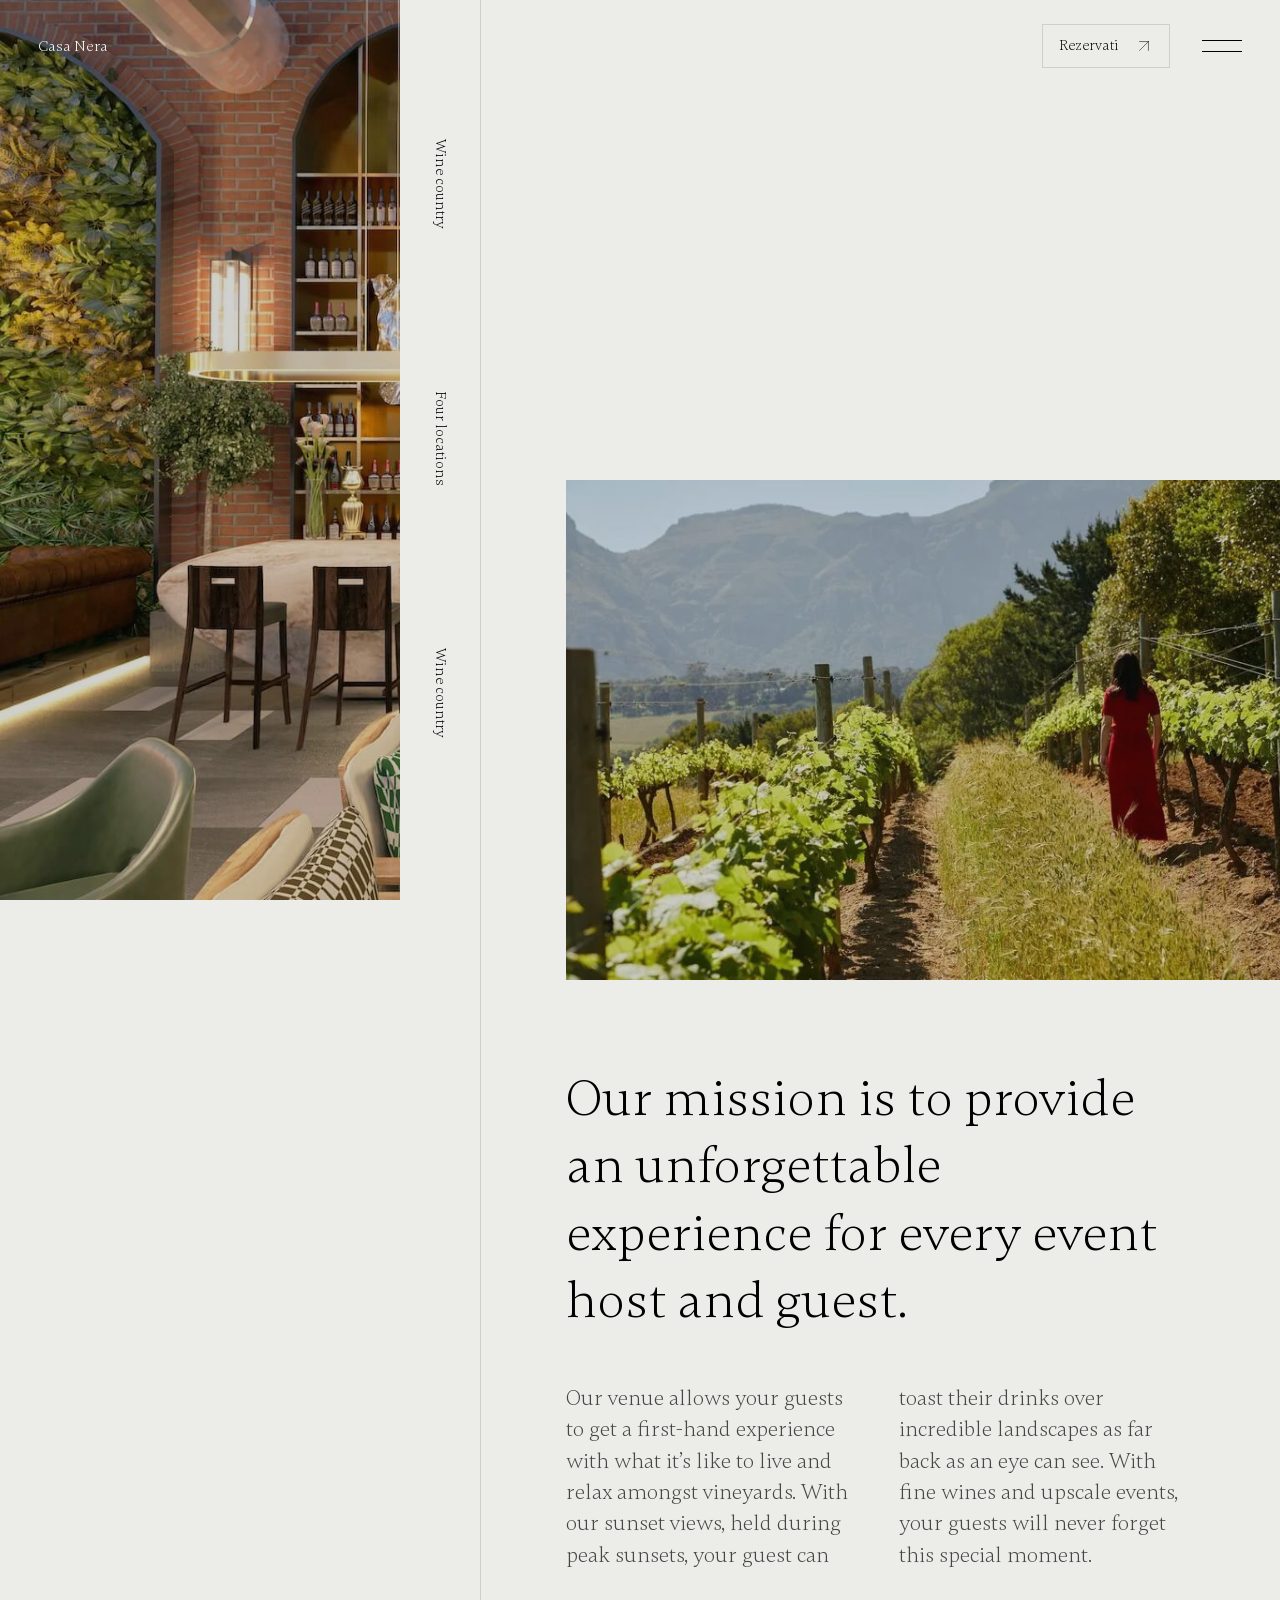
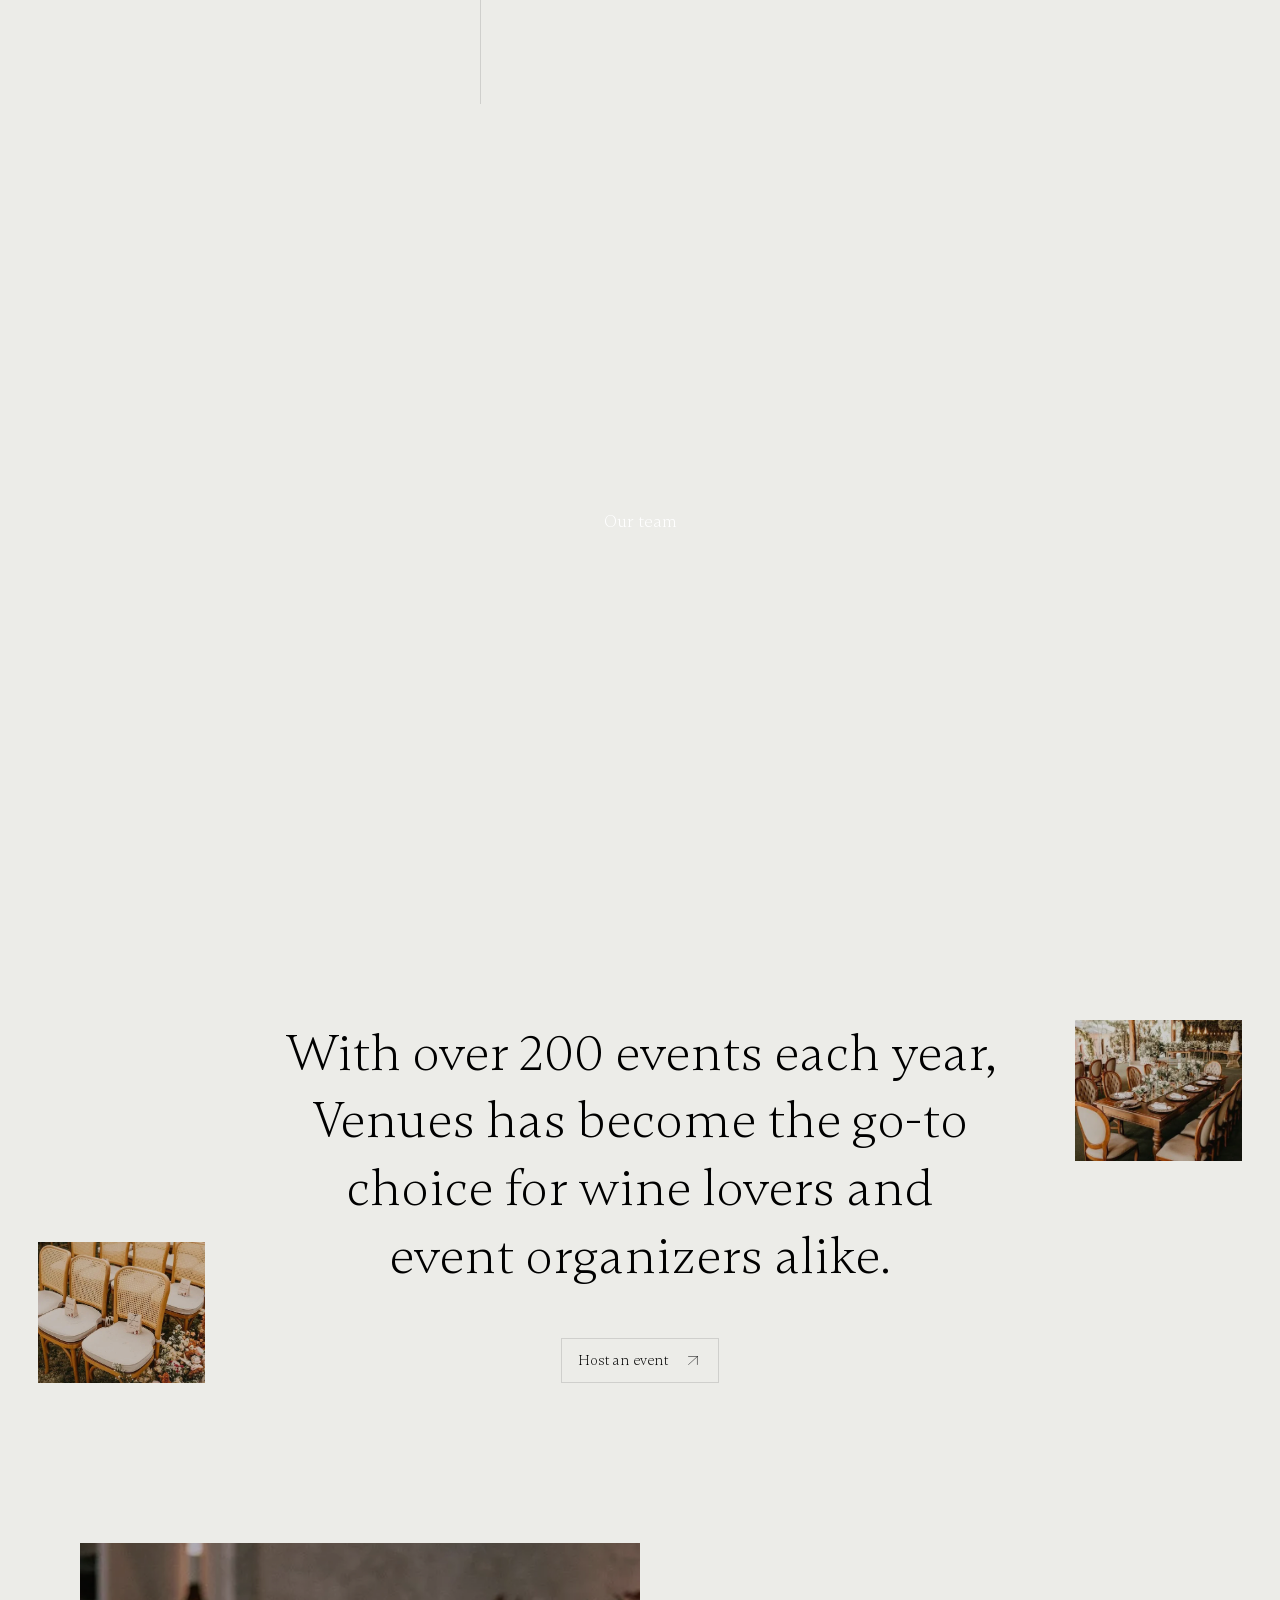
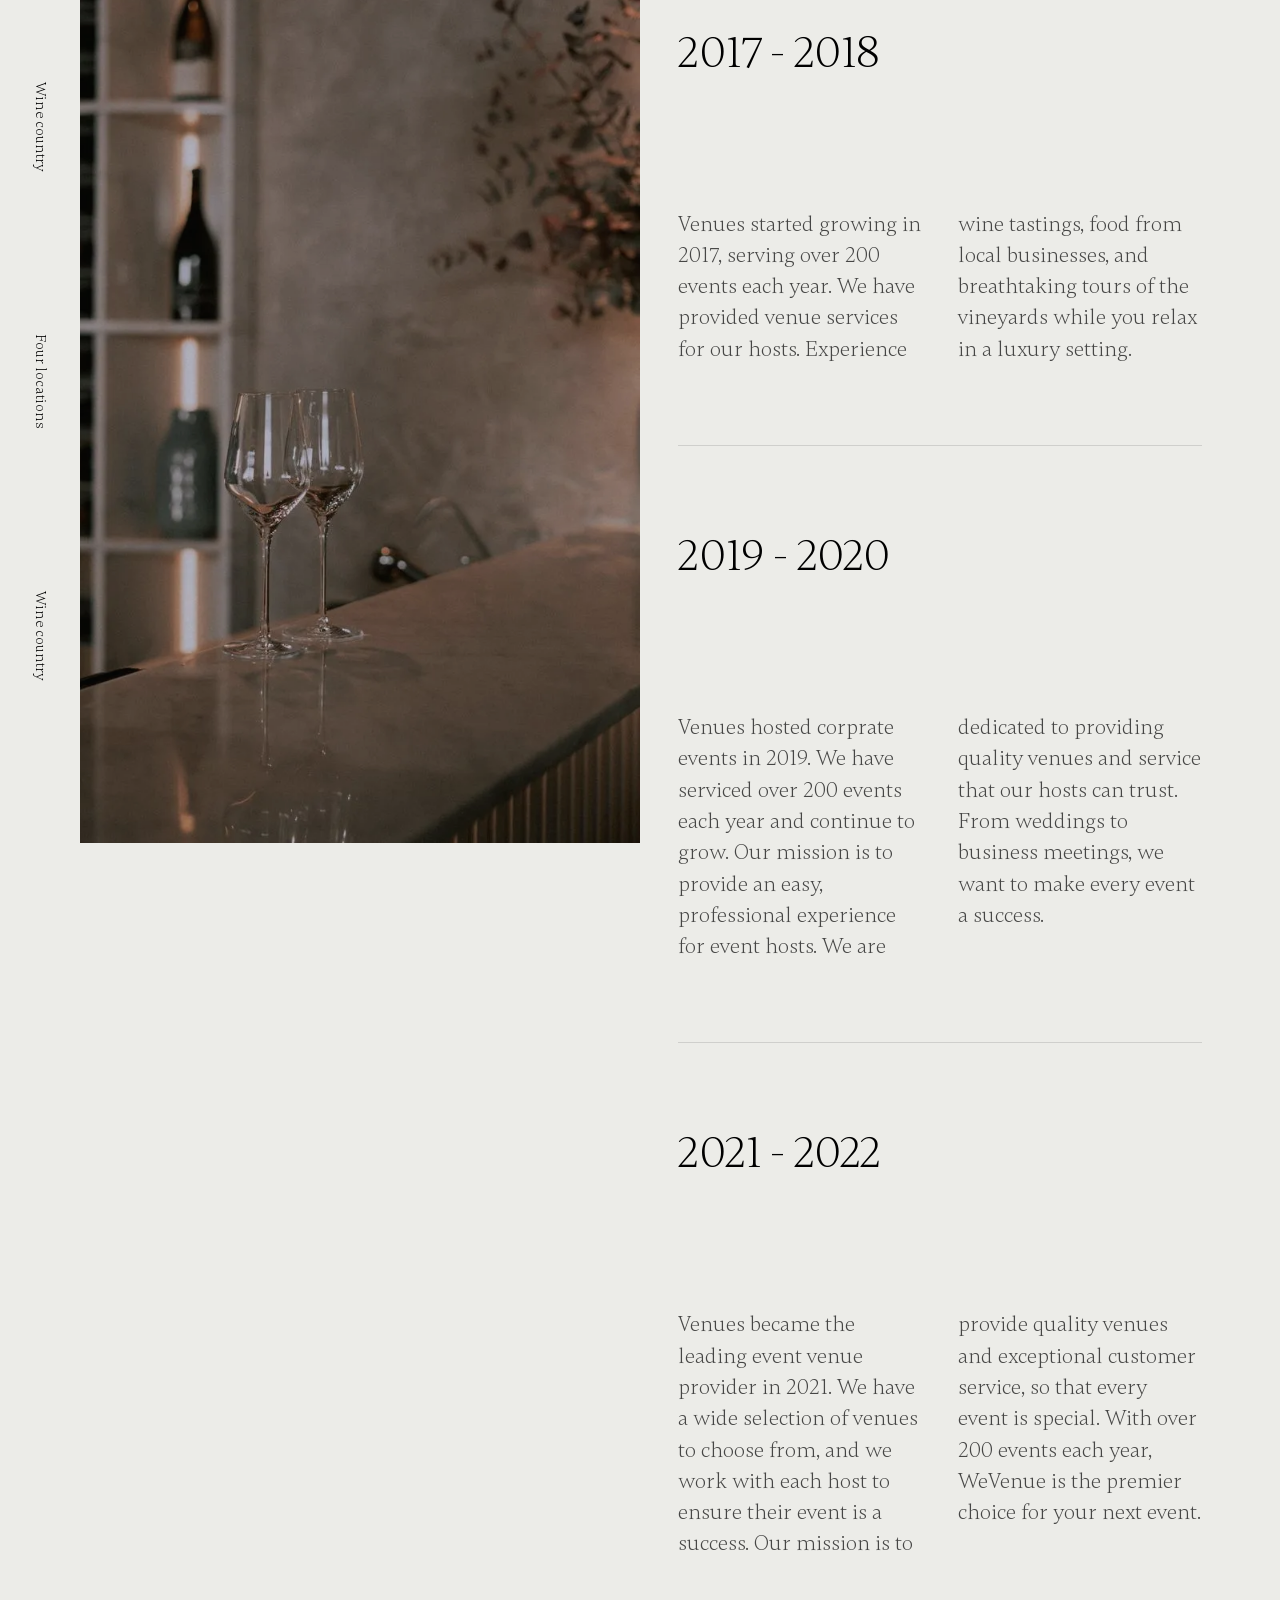
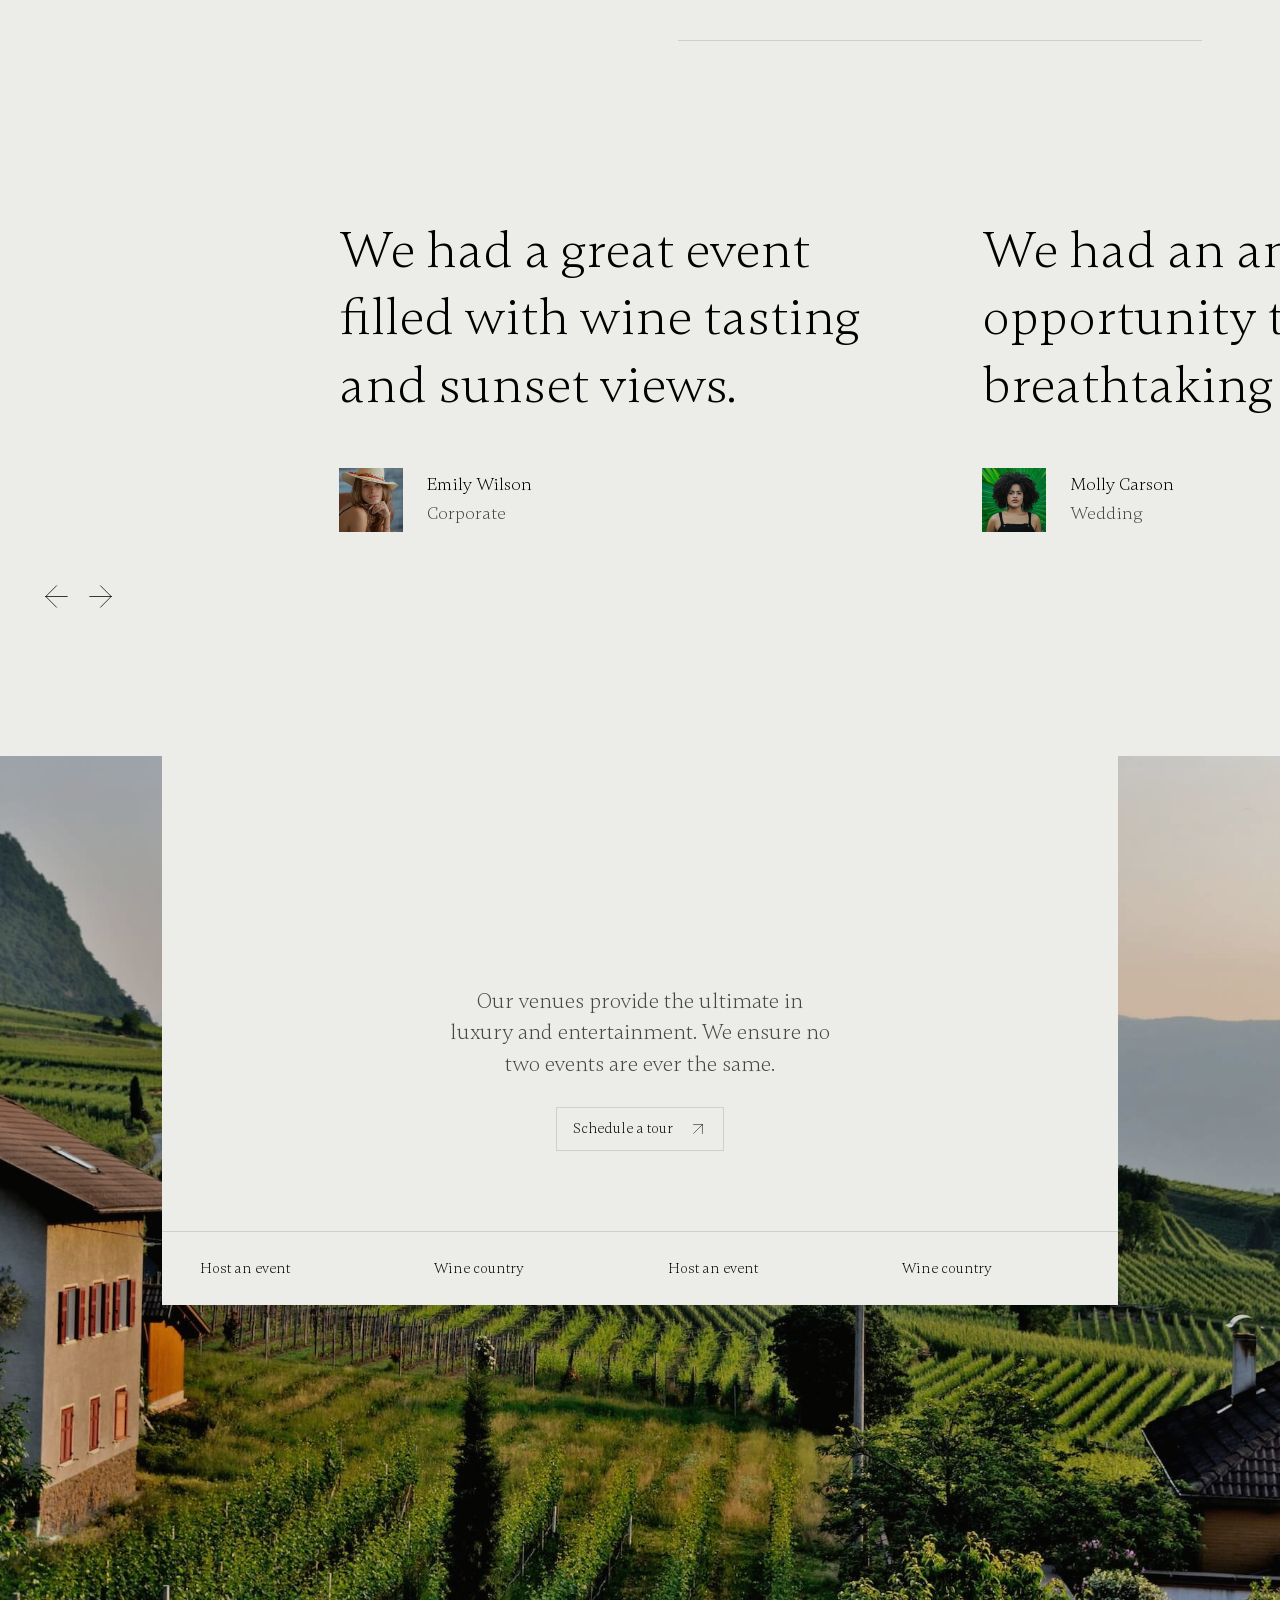
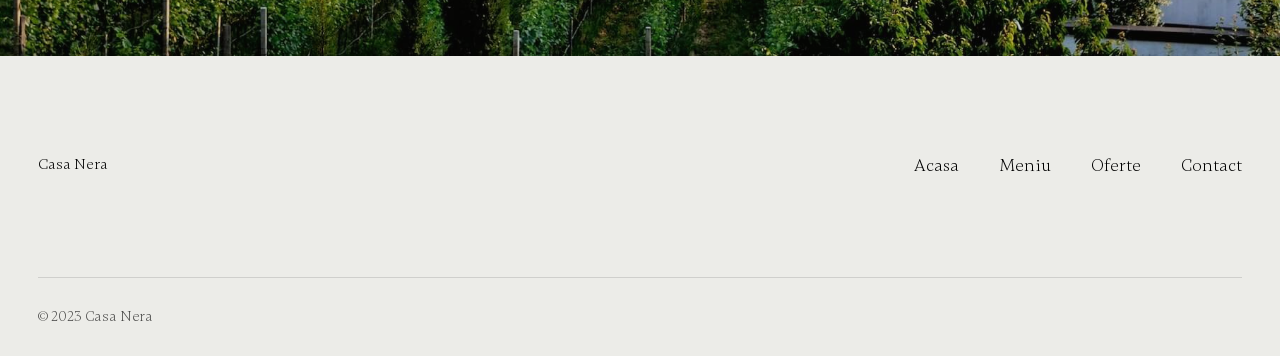
<file: about.html>
<!DOCTYPE html><!--  Last Published: Fri Mar 20 2026 11:11:16 GMT+0000 (Coordinated Universal Time)  -->
<html data-wf-page="63de4d24dd1066ed8916ff3d" data-wf-site="63de4d23dd10663c3e16ff34">
<head>
  <meta charset="utf-8">
  <title>About</title>
  <meta content="About" property="og:title">
  <meta content="About" property="twitter:title">
  <meta content="width=device-width, initial-scale=1" name="viewport">
  <link href="css/normalize.css" rel="stylesheet" type="text/css">
  <link href="css/webflow.css" rel="stylesheet" type="text/css">
  <link href="css/casanera.webflow.css" rel="stylesheet" type="text/css">
  <script type="text/javascript">!function(o,c){var n=c.documentElement,t=" w-mod-";n.className+=t+"js",("ontouchstart"in o||o.DocumentTouch&&c instanceof DocumentTouch)&&(n.className+=t+"touch")}(window,document);</script>
  <link href="images/favicon.png" rel="shortcut icon" type="image/x-icon">
  <link href="images/webclip.png" rel="apple-touch-icon"><!--  Please keep this css code to improve the font quality -->
  <style>
  * {
  -webkit-font-smoothing: antialiased;
  -moz-osx-font-smoothing: grayscale;
}
  .w-webflow-badge{
  display: none !important;
  }
</style>
</head>
<body>
  <div class="page-wrapper">
    <div class="preloader">
      <div class="clip">
        <div class="preloader-logo">
          <div>Casa Nera</div>
        </div>
        <div class="preloader-logo preloader-bottom">
          <div>About</div>
        </div>
      </div>
    </div>
    <main class="main-wrapper">
      <div data-animation="default" data-collapse="none" data-duration="400" data-easing="ease" data-easing2="ease" role="banner" class="navbar w-nav">
        <div class="padding-horizontal">
          <div class="navbar-block">
            <div id="w-node-dc1a5b8c-aded-519a-ccf9-36a4c4a9a222-c4a9a21f" class="navbar-base">
              <div class="padding-horizontal padding-medium">
                <div class="navbar-left">
                  <a href="index.html" class="navbar-brand w-nav-brand">
                    <div>Casa Nera</div>
                  </a>
                </div>
              </div>
            </div>
            <div class="navbar-base">
              <div class="padding-horizontal padding-medium">
                <nav role="navigation" class="navbar-right w-nav-menu">
                  <a href="contact.html" class="button is-icon hide-tablet w-inline-block">
                    <div class="clip">
                      <div class="button-text">
                        <div class="text-size-tiny text-color-black">Rezervati</div>
                      </div>
                      <div class="button-text button-text-bottom">
                        <div class="text-size-tiny text-color-black">Rezervati</div>
                      </div>
                    </div>
                    <div class="clip">
                      <div class="button-icon"><img src="images/Right-arrow-slant---dark.svg" loading="lazy" alt="" class="icon-1x1-small"></div>
                      <div class="button-icon button-icon-bottom"><img src="images/Right-arrow-slant---dark.svg" loading="lazy" alt="" class="icon-1x1-small"></div>
                    </div>
                  </a>
                  <div id="w-node-dee88b6d-1f75-d5a0-5f6c-453475e46f03-c4a9a21f" class="dropdown-overlay"></div>
                  <div data-hover="false" data-delay="800" data-w-id="82079aa4-fa25-036c-ab73-759e534c621b" class="menu-dropdown w-dropdown">
                    <div class="menu-toggle w-dropdown-toggle">
                      <div class="navbar-menu">
                        <div class="navbar-menu-line"></div>
                        <div class="toggle-spacer"></div>
                        <div class="navbar-menu-line"></div>
                      </div>
                    </div>
                    <nav class="menu-toggle-list w-dropdown-list">
                      <div class="navbar-mega-base">
                        <div class="padding-horizontal padding-medium">
                          <div class="navbar-mega-content">
                            <div class="clip">
                              <div class="into-view-1">
                                <a href="index.html" class="navbar-mega-link w-inline-block">
                                  <div class="heading-style-h2">Home</div>
                                </a>
                              </div>
                            </div>
                            <div class="clip">
                              <div class="into-view-3">
                                <a href="oferte.html" class="navbar-mega-link w-inline-block">
                                  <div class="heading-style-h2">Oferte</div>
                                </a>
                              </div>
                            </div>
                            <div class="clip">
                              <div class="into-view-5">
                                <a href="contact.html" class="navbar-mega-link w-inline-block">
                                  <div class="heading-style-h2">Contact</div>
                                </a>
                              </div>
                            </div>
                            <div class="clip">
                              <div class="into-view-5">
                                <a href="images/19.jpeg" class="navbar-mega-link w-inline-block">
                                  <div class="heading-style-h2">Meniu</div>
                                </a>
                              </div>
                            </div>
                          </div>
                        </div>
                      </div>
                    </nav>
                  </div>
                </nav>
                <div class="w-nav-button">
                  <div class="w-icon-nav-menu"></div>
                </div>
              </div>
            </div>
          </div>
        </div>
      </div>
      <div class="about-hero">
        <div data-w-id="ff71f918-5d65-c9d0-6750-a0932d5bd786" class="about-hero-block">
          <div id="w-node-ff71f918-5d65-c9d0-6750-a0932d5bd787-8916ff3d" class="basic-hero-left">
            <div id="w-node-ff71f918-5d65-c9d0-6750-a0932d5bd788-8916ff3d" class="basic-hero-side">
              <div class="image-overlay"></div><img src="images/WeVenue-Inside-three.jpeg" loading="lazy" alt="Indoor bar area" class="image-fill">
            </div>
          </div>
          <div id="w-node-ff71f918-5d65-c9d0-6750-a0932d5bd78b-8916ff3d" class="strip-loop">
            <div class="home-hero-strip">
              <div class="rotate-text">
                <div class="text-size-xsmall">Wine country</div>
                <div class="text-size-xsmall">Four locations</div>
                <div class="text-size-xsmall">Wine country</div>
                <div class="text-size-xsmall">Four locations</div>
                <div class="text-size-xsmall">Wine country</div>
              </div>
              <div class="rotate-text">
                <div class="text-size-xsmall">Wine country</div>
                <div class="text-size-xsmall">Four locations</div>
                <div class="text-size-xsmall">Wine country</div>
                <div class="text-size-xsmall">Four locations</div>
                <div class="text-size-xsmall">Wine country</div>
              </div>
            </div>
          </div>
          <div id="w-node-ff71f918-5d65-c9d0-6750-a0932d5bd797-8916ff3d" class="about-hero-right">
            <div class="about-hero-content">
              <div id="w-node-ff71f918-5d65-c9d0-6750-a0932d5bd79a-8916ff3d" class="padding-vertical padding-medium">
                <div class="padding-left padding-large">
                  <div class="margin-bottom">
                    <div data-w-id="089b2be0-e39d-7f14-6cbe-6969676c0ebd" class="about-hero-text">
                      <div class="about-hero-heading">
                        <h1 class="heading-style-h1"><span style="-webkit-transform:translate3d(0%, 100%, 0) scale3d(1, 1, 1) rotateX(90deg) rotateY(0deg) rotateZ(0) skew(0, 0);-moz-transform:translate3d(0%, 100%, 0) scale3d(1, 1, 1) rotateX(90deg) rotateY(0deg) rotateZ(0) skew(0, 0);-ms-transform:translate3d(0%, 100%, 0) scale3d(1, 1, 1) rotateX(90deg) rotateY(0deg) rotateZ(0) skew(0, 0);transform:translate3d(0%, 100%, 0) scale3d(1, 1, 1) rotateX(90deg) rotateY(0deg) rotateZ(0) skew(0, 0);transform-style:preserve-3d;opacity:0" class="letter-1">H</span><span style="-webkit-transform:translate3d(0%, 100%, 0) scale3d(1, 1, 1) rotateX(90deg) rotateY(0deg) rotateZ(0) skew(0, 0);-moz-transform:translate3d(0%, 100%, 0) scale3d(1, 1, 1) rotateX(90deg) rotateY(0deg) rotateZ(0) skew(0, 0);-ms-transform:translate3d(0%, 100%, 0) scale3d(1, 1, 1) rotateX(90deg) rotateY(0deg) rotateZ(0) skew(0, 0);transform:translate3d(0%, 100%, 0) scale3d(1, 1, 1) rotateX(90deg) rotateY(0deg) rotateZ(0) skew(0, 0);transform-style:preserve-3d;opacity:0" class="letter-2">i</span><span style="-webkit-transform:translate3d(0%, 100%, 0) scale3d(1, 1, 1) rotateX(90deg) rotateY(0deg) rotateZ(0) skew(0, 0);-moz-transform:translate3d(0%, 100%, 0) scale3d(1, 1, 1) rotateX(90deg) rotateY(0deg) rotateZ(0) skew(0, 0);-ms-transform:translate3d(0%, 100%, 0) scale3d(1, 1, 1) rotateX(90deg) rotateY(0deg) rotateZ(0) skew(0, 0);transform:translate3d(0%, 100%, 0) scale3d(1, 1, 1) rotateX(90deg) rotateY(0deg) rotateZ(0) skew(0, 0);transform-style:preserve-3d;opacity:0" class="letter-3">s</span><span style="-webkit-transform:translate3d(0%, 100%, 0) scale3d(1, 1, 1) rotateX(90deg) rotateY(0deg) rotateZ(0) skew(0, 0);-moz-transform:translate3d(0%, 100%, 0) scale3d(1, 1, 1) rotateX(90deg) rotateY(0deg) rotateZ(0) skew(0, 0);-ms-transform:translate3d(0%, 100%, 0) scale3d(1, 1, 1) rotateX(90deg) rotateY(0deg) rotateZ(0) skew(0, 0);transform:translate3d(0%, 100%, 0) scale3d(1, 1, 1) rotateX(90deg) rotateY(0deg) rotateZ(0) skew(0, 0);transform-style:preserve-3d;opacity:0" class="letter-4">t</span><span style="-webkit-transform:translate3d(0%, 100%, 0) scale3d(1, 1, 1) rotateX(90deg) rotateY(0deg) rotateZ(0) skew(0, 0);-moz-transform:translate3d(0%, 100%, 0) scale3d(1, 1, 1) rotateX(90deg) rotateY(0deg) rotateZ(0) skew(0, 0);-ms-transform:translate3d(0%, 100%, 0) scale3d(1, 1, 1) rotateX(90deg) rotateY(0deg) rotateZ(0) skew(0, 0);transform:translate3d(0%, 100%, 0) scale3d(1, 1, 1) rotateX(90deg) rotateY(0deg) rotateZ(0) skew(0, 0);transform-style:preserve-3d;opacity:0" class="letter-5">o</span><span style="-webkit-transform:translate3d(0%, 100%, 0) scale3d(1, 1, 1) rotateX(90deg) rotateY(0deg) rotateZ(0) skew(0, 0);-moz-transform:translate3d(0%, 100%, 0) scale3d(1, 1, 1) rotateX(90deg) rotateY(0deg) rotateZ(0) skew(0, 0);-ms-transform:translate3d(0%, 100%, 0) scale3d(1, 1, 1) rotateX(90deg) rotateY(0deg) rotateZ(0) skew(0, 0);transform:translate3d(0%, 100%, 0) scale3d(1, 1, 1) rotateX(90deg) rotateY(0deg) rotateZ(0) skew(0, 0);transform-style:preserve-3d;opacity:0" class="letter-6">r</span><span style="-webkit-transform:translate3d(0%, 100%, 0) scale3d(1, 1, 1) rotateX(90deg) rotateY(0deg) rotateZ(0) skew(0, 0);-moz-transform:translate3d(0%, 100%, 0) scale3d(1, 1, 1) rotateX(90deg) rotateY(0deg) rotateZ(0) skew(0, 0);-ms-transform:translate3d(0%, 100%, 0) scale3d(1, 1, 1) rotateX(90deg) rotateY(0deg) rotateZ(0) skew(0, 0);transform:translate3d(0%, 100%, 0) scale3d(1, 1, 1) rotateX(90deg) rotateY(0deg) rotateZ(0) skew(0, 0);transform-style:preserve-3d;opacity:0" class="letter-7">y</span> <span style="-webkit-transform:translate3d(0%, 100%, 0) scale3d(1, 1, 1) rotateX(90deg) rotateY(0deg) rotateZ(0) skew(0, 0);-moz-transform:translate3d(0%, 100%, 0) scale3d(1, 1, 1) rotateX(90deg) rotateY(0deg) rotateZ(0) skew(0, 0);-ms-transform:translate3d(0%, 100%, 0) scale3d(1, 1, 1) rotateX(90deg) rotateY(0deg) rotateZ(0) skew(0, 0);transform:translate3d(0%, 100%, 0) scale3d(1, 1, 1) rotateX(90deg) rotateY(0deg) rotateZ(0) skew(0, 0);transform-style:preserve-3d;opacity:0" class="letter-8">o</span><span style="-webkit-transform:translate3d(0%, 100%, 0) scale3d(1, 1, 1) rotateX(90deg) rotateY(0deg) rotateZ(0) skew(0, 0);-moz-transform:translate3d(0%, 100%, 0) scale3d(1, 1, 1) rotateX(90deg) rotateY(0deg) rotateZ(0) skew(0, 0);-ms-transform:translate3d(0%, 100%, 0) scale3d(1, 1, 1) rotateX(90deg) rotateY(0deg) rotateZ(0) skew(0, 0);transform:translate3d(0%, 100%, 0) scale3d(1, 1, 1) rotateX(90deg) rotateY(0deg) rotateZ(0) skew(0, 0);transform-style:preserve-3d;opacity:0" class="letter-9">f</span></h1>
                      </div>
                      <div class="about-hero-heading">
                        <h1 class="heading-style-h1"><span style="-webkit-transform:translate3d(0%, 100%, 0) scale3d(1, 1, 1) rotateX(90deg) rotateY(0deg) rotateZ(0) skew(0, 0);-moz-transform:translate3d(0%, 100%, 0) scale3d(1, 1, 1) rotateX(90deg) rotateY(0deg) rotateZ(0) skew(0, 0);-ms-transform:translate3d(0%, 100%, 0) scale3d(1, 1, 1) rotateX(90deg) rotateY(0deg) rotateZ(0) skew(0, 0);transform:translate3d(0%, 100%, 0) scale3d(1, 1, 1) rotateX(90deg) rotateY(0deg) rotateZ(0) skew(0, 0);transform-style:preserve-3d;opacity:0" class="letter-1">t</span><span style="-webkit-transform:translate3d(0%, 100%, 0) scale3d(1, 1, 1) rotateX(90deg) rotateY(0deg) rotateZ(0) skew(0, 0);-moz-transform:translate3d(0%, 100%, 0) scale3d(1, 1, 1) rotateX(90deg) rotateY(0deg) rotateZ(0) skew(0, 0);-ms-transform:translate3d(0%, 100%, 0) scale3d(1, 1, 1) rotateX(90deg) rotateY(0deg) rotateZ(0) skew(0, 0);transform:translate3d(0%, 100%, 0) scale3d(1, 1, 1) rotateX(90deg) rotateY(0deg) rotateZ(0) skew(0, 0);transform-style:preserve-3d;opacity:0" class="letter-2">h</span><span style="-webkit-transform:translate3d(0%, 100%, 0) scale3d(1, 1, 1) rotateX(90deg) rotateY(0deg) rotateZ(0) skew(0, 0);-moz-transform:translate3d(0%, 100%, 0) scale3d(1, 1, 1) rotateX(90deg) rotateY(0deg) rotateZ(0) skew(0, 0);-ms-transform:translate3d(0%, 100%, 0) scale3d(1, 1, 1) rotateX(90deg) rotateY(0deg) rotateZ(0) skew(0, 0);transform:translate3d(0%, 100%, 0) scale3d(1, 1, 1) rotateX(90deg) rotateY(0deg) rotateZ(0) skew(0, 0);transform-style:preserve-3d;opacity:0" class="letter-3">e</span> <span style="-webkit-transform:translate3d(0%, 100%, 0) scale3d(1, 1, 1) rotateX(90deg) rotateY(0deg) rotateZ(0) skew(0, 0);-moz-transform:translate3d(0%, 100%, 0) scale3d(1, 1, 1) rotateX(90deg) rotateY(0deg) rotateZ(0) skew(0, 0);-ms-transform:translate3d(0%, 100%, 0) scale3d(1, 1, 1) rotateX(90deg) rotateY(0deg) rotateZ(0) skew(0, 0);transform:translate3d(0%, 100%, 0) scale3d(1, 1, 1) rotateX(90deg) rotateY(0deg) rotateZ(0) skew(0, 0);transform-style:preserve-3d;opacity:0" class="letter-4">v</span><span style="-webkit-transform:translate3d(0%, 100%, 0) scale3d(1, 1, 1) rotateX(90deg) rotateY(0deg) rotateZ(0) skew(0, 0);-moz-transform:translate3d(0%, 100%, 0) scale3d(1, 1, 1) rotateX(90deg) rotateY(0deg) rotateZ(0) skew(0, 0);-ms-transform:translate3d(0%, 100%, 0) scale3d(1, 1, 1) rotateX(90deg) rotateY(0deg) rotateZ(0) skew(0, 0);transform:translate3d(0%, 100%, 0) scale3d(1, 1, 1) rotateX(90deg) rotateY(0deg) rotateZ(0) skew(0, 0);transform-style:preserve-3d;opacity:0" class="letter-5">e</span><span style="-webkit-transform:translate3d(0%, 100%, 0) scale3d(1, 1, 1) rotateX(90deg) rotateY(0deg) rotateZ(0) skew(0, 0);-moz-transform:translate3d(0%, 100%, 0) scale3d(1, 1, 1) rotateX(90deg) rotateY(0deg) rotateZ(0) skew(0, 0);-ms-transform:translate3d(0%, 100%, 0) scale3d(1, 1, 1) rotateX(90deg) rotateY(0deg) rotateZ(0) skew(0, 0);transform:translate3d(0%, 100%, 0) scale3d(1, 1, 1) rotateX(90deg) rotateY(0deg) rotateZ(0) skew(0, 0);transform-style:preserve-3d;opacity:0" class="letter-6">n</span><span style="-webkit-transform:translate3d(0%, 100%, 0) scale3d(1, 1, 1) rotateX(90deg) rotateY(0deg) rotateZ(0) skew(0, 0);-moz-transform:translate3d(0%, 100%, 0) scale3d(1, 1, 1) rotateX(90deg) rotateY(0deg) rotateZ(0) skew(0, 0);-ms-transform:translate3d(0%, 100%, 0) scale3d(1, 1, 1) rotateX(90deg) rotateY(0deg) rotateZ(0) skew(0, 0);transform:translate3d(0%, 100%, 0) scale3d(1, 1, 1) rotateX(90deg) rotateY(0deg) rotateZ(0) skew(0, 0);transform-style:preserve-3d;opacity:0" class="letter-7">u</span><span style="-webkit-transform:translate3d(0%, 100%, 0) scale3d(1, 1, 1) rotateX(90deg) rotateY(0deg) rotateZ(0) skew(0, 0);-moz-transform:translate3d(0%, 100%, 0) scale3d(1, 1, 1) rotateX(90deg) rotateY(0deg) rotateZ(0) skew(0, 0);-ms-transform:translate3d(0%, 100%, 0) scale3d(1, 1, 1) rotateX(90deg) rotateY(0deg) rotateZ(0) skew(0, 0);transform:translate3d(0%, 100%, 0) scale3d(1, 1, 1) rotateX(90deg) rotateY(0deg) rotateZ(0) skew(0, 0);transform-style:preserve-3d;opacity:0" class="letter-8">e</span></h1>
                      </div>
                    </div>
                  </div>
                </div>
              </div>
              <div class="padding-left padding-large">
                <div class="about-hero-image"><img src="images/Wevenue-person-vineyard.jpeg" loading="lazy" sizes="(max-width: 479px) 197.21875px, (max-width: 767px) 46vw, (max-width: 991px) 41vw, (max-width: 1439px) 57vw, 65vw" srcset="images/Wevenue-person-vineyard-p-500.jpeg 500w, images/Wevenue-person-vineyard-p-800.jpeg 800w, images/Wevenue-person-vineyard-p-1080.jpeg 1080w, images/Wevenue-person-vineyard.jpeg 1920w" alt="Woman walking through a vineyard" class="image-fill">
                  <div class="image-overlay"></div>
                </div>
              </div>
              <div class="padding-vertical padding-large">
                <div class="padding-horizontal padding-large">
                  <div class="margin-bottom margin-medium">
                    <div class="about-hero-description">
                      <p class="text-size-large">Our mission is to provide an unforgettable experience for every event host and guest.<br></p>
                    </div>
                  </div>
                  <div class="margin-bottom margin-medium">
                    <div class="home-feature-text">
                      <p class="text-size-regular dual-paragraph text-color-grey">Our venue allows your guests to get a first-hand experience with what it’s like to live and relax amongst vineyards. With our sunset views, held during peak sunsets, your guest can toast their drinks over incredible landscapes as far back as an eye can see. With fine wines and upscale events, your guests will never forget this special moment.<br></p>
                    </div>
                  </div>
                </div>
              </div>
            </div>
          </div>
          <div id="w-node-ff71f918-5d65-c9d0-6750-a0932d5bd7a7-8916ff3d" class="basic-hero-bottom">
            <div class="padding-vertical padding-large">
              <div class="padding-horizontal padding-medium">
                <div class="services-bottom-content">
                  <div class="margin-bottom margin-small">
                    <div class="text-size-small text-align-center text-color-white">Our team</div>
                  </div>
                  <div data-w-id="dd271ce9-48e7-0dba-3b5f-7899a14c0c36">
                    <div class="clip">
                      <h1 class="heading-style-h1 text-color-white text-align-center"><span style="-webkit-transform:translate3d(0%, 100%, 0) scale3d(1, 1, 1) rotateX(90deg) rotateY(0deg) rotateZ(0) skew(0, 0);-moz-transform:translate3d(0%, 100%, 0) scale3d(1, 1, 1) rotateX(90deg) rotateY(0deg) rotateZ(0) skew(0, 0);-ms-transform:translate3d(0%, 100%, 0) scale3d(1, 1, 1) rotateX(90deg) rotateY(0deg) rotateZ(0) skew(0, 0);transform:translate3d(0%, 100%, 0) scale3d(1, 1, 1) rotateX(90deg) rotateY(0deg) rotateZ(0) skew(0, 0);transform-style:preserve-3d;opacity:0" class="letter-1">M</span><span style="-webkit-transform:translate3d(0%, 100%, 0) scale3d(1, 1, 1) rotateX(90deg) rotateY(0deg) rotateZ(0) skew(0, 0);-moz-transform:translate3d(0%, 100%, 0) scale3d(1, 1, 1) rotateX(90deg) rotateY(0deg) rotateZ(0) skew(0, 0);-ms-transform:translate3d(0%, 100%, 0) scale3d(1, 1, 1) rotateX(90deg) rotateY(0deg) rotateZ(0) skew(0, 0);transform:translate3d(0%, 100%, 0) scale3d(1, 1, 1) rotateX(90deg) rotateY(0deg) rotateZ(0) skew(0, 0);transform-style:preserve-3d;opacity:0" class="letter-2">e</span><span style="-webkit-transform:translate3d(0%, 100%, 0) scale3d(1, 1, 1) rotateX(90deg) rotateY(0deg) rotateZ(0) skew(0, 0);-moz-transform:translate3d(0%, 100%, 0) scale3d(1, 1, 1) rotateX(90deg) rotateY(0deg) rotateZ(0) skew(0, 0);-ms-transform:translate3d(0%, 100%, 0) scale3d(1, 1, 1) rotateX(90deg) rotateY(0deg) rotateZ(0) skew(0, 0);transform:translate3d(0%, 100%, 0) scale3d(1, 1, 1) rotateX(90deg) rotateY(0deg) rotateZ(0) skew(0, 0);transform-style:preserve-3d;opacity:0" class="letter-3">e</span><span style="-webkit-transform:translate3d(0%, 100%, 0) scale3d(1, 1, 1) rotateX(90deg) rotateY(0deg) rotateZ(0) skew(0, 0);-moz-transform:translate3d(0%, 100%, 0) scale3d(1, 1, 1) rotateX(90deg) rotateY(0deg) rotateZ(0) skew(0, 0);-ms-transform:translate3d(0%, 100%, 0) scale3d(1, 1, 1) rotateX(90deg) rotateY(0deg) rotateZ(0) skew(0, 0);transform:translate3d(0%, 100%, 0) scale3d(1, 1, 1) rotateX(90deg) rotateY(0deg) rotateZ(0) skew(0, 0);transform-style:preserve-3d;opacity:0" class="letter-4">t</span> <span style="-webkit-transform:translate3d(0%, 100%, 0) scale3d(1, 1, 1) rotateX(90deg) rotateY(0deg) rotateZ(0) skew(0, 0);-moz-transform:translate3d(0%, 100%, 0) scale3d(1, 1, 1) rotateX(90deg) rotateY(0deg) rotateZ(0) skew(0, 0);-ms-transform:translate3d(0%, 100%, 0) scale3d(1, 1, 1) rotateX(90deg) rotateY(0deg) rotateZ(0) skew(0, 0);transform:translate3d(0%, 100%, 0) scale3d(1, 1, 1) rotateX(90deg) rotateY(0deg) rotateZ(0) skew(0, 0);transform-style:preserve-3d;opacity:0" class="letter-5">t</span><span style="-webkit-transform:translate3d(0%, 100%, 0) scale3d(1, 1, 1) rotateX(90deg) rotateY(0deg) rotateZ(0) skew(0, 0);-moz-transform:translate3d(0%, 100%, 0) scale3d(1, 1, 1) rotateX(90deg) rotateY(0deg) rotateZ(0) skew(0, 0);-ms-transform:translate3d(0%, 100%, 0) scale3d(1, 1, 1) rotateX(90deg) rotateY(0deg) rotateZ(0) skew(0, 0);transform:translate3d(0%, 100%, 0) scale3d(1, 1, 1) rotateX(90deg) rotateY(0deg) rotateZ(0) skew(0, 0);transform-style:preserve-3d;opacity:0" class="letter-6">h</span><span style="-webkit-transform:translate3d(0%, 100%, 0) scale3d(1, 1, 1) rotateX(90deg) rotateY(0deg) rotateZ(0) skew(0, 0);-moz-transform:translate3d(0%, 100%, 0) scale3d(1, 1, 1) rotateX(90deg) rotateY(0deg) rotateZ(0) skew(0, 0);-ms-transform:translate3d(0%, 100%, 0) scale3d(1, 1, 1) rotateX(90deg) rotateY(0deg) rotateZ(0) skew(0, 0);transform:translate3d(0%, 100%, 0) scale3d(1, 1, 1) rotateX(90deg) rotateY(0deg) rotateZ(0) skew(0, 0);transform-style:preserve-3d;opacity:0" class="letter-7">e</span></h1>
                    </div>
                    <div class="clip">
                      <h1 class="heading-style-h1 text-color-white text-align-center"><span style="-webkit-transform:translate3d(0%, 100%, 0) scale3d(1, 1, 1) rotateX(90deg) rotateY(0deg) rotateZ(0) skew(0, 0);-moz-transform:translate3d(0%, 100%, 0) scale3d(1, 1, 1) rotateX(90deg) rotateY(0deg) rotateZ(0) skew(0, 0);-ms-transform:translate3d(0%, 100%, 0) scale3d(1, 1, 1) rotateX(90deg) rotateY(0deg) rotateZ(0) skew(0, 0);transform:translate3d(0%, 100%, 0) scale3d(1, 1, 1) rotateX(90deg) rotateY(0deg) rotateZ(0) skew(0, 0);transform-style:preserve-3d;opacity:0" class="letter-1">v</span><span style="-webkit-transform:translate3d(0%, 100%, 0) scale3d(1, 1, 1) rotateX(90deg) rotateY(0deg) rotateZ(0) skew(0, 0);-moz-transform:translate3d(0%, 100%, 0) scale3d(1, 1, 1) rotateX(90deg) rotateY(0deg) rotateZ(0) skew(0, 0);-ms-transform:translate3d(0%, 100%, 0) scale3d(1, 1, 1) rotateX(90deg) rotateY(0deg) rotateZ(0) skew(0, 0);transform:translate3d(0%, 100%, 0) scale3d(1, 1, 1) rotateX(90deg) rotateY(0deg) rotateZ(0) skew(0, 0);transform-style:preserve-3d;opacity:0" class="letter-2">e</span><span style="-webkit-transform:translate3d(0%, 100%, 0) scale3d(1, 1, 1) rotateX(90deg) rotateY(0deg) rotateZ(0) skew(0, 0);-moz-transform:translate3d(0%, 100%, 0) scale3d(1, 1, 1) rotateX(90deg) rotateY(0deg) rotateZ(0) skew(0, 0);-ms-transform:translate3d(0%, 100%, 0) scale3d(1, 1, 1) rotateX(90deg) rotateY(0deg) rotateZ(0) skew(0, 0);transform:translate3d(0%, 100%, 0) scale3d(1, 1, 1) rotateX(90deg) rotateY(0deg) rotateZ(0) skew(0, 0);transform-style:preserve-3d;opacity:0" class="letter-3">n</span><span style="-webkit-transform:translate3d(0%, 100%, 0) scale3d(1, 1, 1) rotateX(90deg) rotateY(0deg) rotateZ(0) skew(0, 0);-moz-transform:translate3d(0%, 100%, 0) scale3d(1, 1, 1) rotateX(90deg) rotateY(0deg) rotateZ(0) skew(0, 0);-ms-transform:translate3d(0%, 100%, 0) scale3d(1, 1, 1) rotateX(90deg) rotateY(0deg) rotateZ(0) skew(0, 0);transform:translate3d(0%, 100%, 0) scale3d(1, 1, 1) rotateX(90deg) rotateY(0deg) rotateZ(0) skew(0, 0);transform-style:preserve-3d;opacity:0" class="letter-4">u</span><span style="-webkit-transform:translate3d(0%, 100%, 0) scale3d(1, 1, 1) rotateX(90deg) rotateY(0deg) rotateZ(0) skew(0, 0);-moz-transform:translate3d(0%, 100%, 0) scale3d(1, 1, 1) rotateX(90deg) rotateY(0deg) rotateZ(0) skew(0, 0);-ms-transform:translate3d(0%, 100%, 0) scale3d(1, 1, 1) rotateX(90deg) rotateY(0deg) rotateZ(0) skew(0, 0);transform:translate3d(0%, 100%, 0) scale3d(1, 1, 1) rotateX(90deg) rotateY(0deg) rotateZ(0) skew(0, 0);transform-style:preserve-3d;opacity:0" class="letter-5">e</span> <span style="-webkit-transform:translate3d(0%, 100%, 0) scale3d(1, 1, 1) rotateX(90deg) rotateY(0deg) rotateZ(0) skew(0, 0);-moz-transform:translate3d(0%, 100%, 0) scale3d(1, 1, 1) rotateX(90deg) rotateY(0deg) rotateZ(0) skew(0, 0);-ms-transform:translate3d(0%, 100%, 0) scale3d(1, 1, 1) rotateX(90deg) rotateY(0deg) rotateZ(0) skew(0, 0);transform:translate3d(0%, 100%, 0) scale3d(1, 1, 1) rotateX(90deg) rotateY(0deg) rotateZ(0) skew(0, 0);transform-style:preserve-3d;opacity:0" class="letter-6">t</span><span style="-webkit-transform:translate3d(0%, 100%, 0) scale3d(1, 1, 1) rotateX(90deg) rotateY(0deg) rotateZ(0) skew(0, 0);-moz-transform:translate3d(0%, 100%, 0) scale3d(1, 1, 1) rotateX(90deg) rotateY(0deg) rotateZ(0) skew(0, 0);-ms-transform:translate3d(0%, 100%, 0) scale3d(1, 1, 1) rotateX(90deg) rotateY(0deg) rotateZ(0) skew(0, 0);transform:translate3d(0%, 100%, 0) scale3d(1, 1, 1) rotateX(90deg) rotateY(0deg) rotateZ(0) skew(0, 0);transform-style:preserve-3d;opacity:0" class="letter-7">e</span><span style="-webkit-transform:translate3d(0%, 100%, 0) scale3d(1, 1, 1) rotateX(90deg) rotateY(0deg) rotateZ(0) skew(0, 0);-moz-transform:translate3d(0%, 100%, 0) scale3d(1, 1, 1) rotateX(90deg) rotateY(0deg) rotateZ(0) skew(0, 0);-ms-transform:translate3d(0%, 100%, 0) scale3d(1, 1, 1) rotateX(90deg) rotateY(0deg) rotateZ(0) skew(0, 0);transform:translate3d(0%, 100%, 0) scale3d(1, 1, 1) rotateX(90deg) rotateY(0deg) rotateZ(0) skew(0, 0);transform-style:preserve-3d;opacity:0" class="letter-8">a</span><span style="-webkit-transform:translate3d(0%, 100%, 0) scale3d(1, 1, 1) rotateX(90deg) rotateY(0deg) rotateZ(0) skew(0, 0);-moz-transform:translate3d(0%, 100%, 0) scale3d(1, 1, 1) rotateX(90deg) rotateY(0deg) rotateZ(0) skew(0, 0);-ms-transform:translate3d(0%, 100%, 0) scale3d(1, 1, 1) rotateX(90deg) rotateY(0deg) rotateZ(0) skew(0, 0);transform:translate3d(0%, 100%, 0) scale3d(1, 1, 1) rotateX(90deg) rotateY(0deg) rotateZ(0) skew(0, 0);transform-style:preserve-3d;opacity:0" class="letter-9">m</span></h1>
                    </div>
                  </div>
                </div>
              </div>
            </div>
          </div>
        </div>
      </div>
      <div class="about-team hidden">
        <div>
          <div class="padding-bottom">
            <div class="padding-horizontal padding-small">
              <div class="team-block">
                <div data-delay="5" data-animation="slide" class="team-slider w-slider" data-autoplay="true" data-easing="ease-out-quad" data-hide-arrows="false" data-disable-swipe="false" data-autoplay-limit="1" data-nav-spacing="3" data-duration="600" data-infinite="true">
                  <div class="team-mask w-slider-mask">
                    <div class="team-slide w-slide">
                      <div id="w-node-_391a9b3a-d011-5ee2-7bf6-f363acd71667-acd71667" class="team-item">
                        <div id="w-node-_391a9b3a-d011-5ee2-7bf6-f363acd71668-acd71667" class="team-item-top">
                          <div class="team-image">
                            <div class="image-overlay"></div><img src="images/Person-eleven_1Person-eleven.webp" loading="lazy" alt="" sizes="100vw" srcset="images/Person-eleven_1-p-500.jpeg 500w, images/Person-eleven_1-p-800.jpeg 800w, images/Person-eleven_1-p-1080.jpeg 1080w, images/Person-eleven_1Person-eleven.webp 1280w" class="image-fill">
                          </div>
                        </div>
                        <div id="w-node-_391a9b3a-d011-5ee2-7bf6-f363acd7166c-acd71667">
                          <div class="heading-style-h4">Samantha Carson</div>
                          <div class="text-size-small text-color-grey">CoFounder</div>
                        </div>
                      </div>
                    </div>
                    <div class="team-slide w-slide">
                      <div id="w-node-_391a9b3a-d011-5ee2-7bf6-f363acd71667-acd71667" class="team-item">
                        <div id="w-node-_391a9b3a-d011-5ee2-7bf6-f363acd71668-acd71667" class="team-item-top">
                          <div class="team-image">
                            <div class="image-overlay"></div><img src="images/Person-four_1Person-four.webp" loading="lazy" alt="" sizes="100vw" srcset="images/Person-four_1-p-500.jpeg 500w, images/Person-four_1-p-800.jpeg 800w, images/Person-four_1-p-1080.jpeg 1080w, images/Person-four_1Person-four.webp 1280w" class="image-fill">
                          </div>
                        </div>
                        <div id="w-node-_391a9b3a-d011-5ee2-7bf6-f363acd7166c-acd71667">
                          <div class="heading-style-h4">Brianna Weltzer</div>
                          <div class="text-size-small text-color-grey">CoFounder</div>
                        </div>
                      </div>
                    </div>
                    <div class="team-slide w-slide">
                      <div id="w-node-_391a9b3a-d011-5ee2-7bf6-f363acd71667-acd71667" class="team-item">
                        <div id="w-node-_391a9b3a-d011-5ee2-7bf6-f363acd71668-acd71667" class="team-item-top">
                          <div class="team-image">
                            <div class="image-overlay"></div><img src="images/Person-two_1Person-two.webp" loading="lazy" alt="" sizes="100vw" srcset="images/Person-two_1-p-500.jpeg 500w, images/Person-two_1-p-800.jpeg 800w, images/Person-two_1Person-two.webp 1280w" class="image-fill">
                          </div>
                        </div>
                        <div id="w-node-_391a9b3a-d011-5ee2-7bf6-f363acd7166c-acd71667">
                          <div class="heading-style-h4">Jamie Fulton</div>
                          <div class="text-size-small text-color-grey">CFO</div>
                        </div>
                      </div>
                    </div>
                    <div class="team-slide w-slide">
                      <div id="w-node-_391a9b3a-d011-5ee2-7bf6-f363acd71667-acd71667" class="team-item">
                        <div id="w-node-_391a9b3a-d011-5ee2-7bf6-f363acd71668-acd71667" class="team-item-top">
                          <div class="team-image">
                            <div class="image-overlay"></div><img src="images/Person-three_1Person-three.webp" loading="lazy" alt="" sizes="100vw" srcset="images/Person-three_1-p-500.jpeg 500w, images/Person-three_1-p-800.jpeg 800w, images/Person-three_1Person-three.webp 1280w" class="image-fill">
                          </div>
                        </div>
                        <div id="w-node-_391a9b3a-d011-5ee2-7bf6-f363acd7166c-acd71667">
                          <div class="heading-style-h4">Kelly Holton</div>
                          <div class="text-size-small text-color-grey">Event Planner</div>
                        </div>
                      </div>
                    </div>
                    <div class="team-slide w-slide">
                      <div id="w-node-_391a9b3a-d011-5ee2-7bf6-f363acd71667-acd71667" class="team-item">
                        <div id="w-node-_391a9b3a-d011-5ee2-7bf6-f363acd71668-acd71667" class="team-item-top">
                          <div class="team-image">
                            <div class="image-overlay"></div><img src="images/Person-six_1Person-six.webp" loading="lazy" alt="" sizes="100vw" srcset="images/Person-six_1-p-500.jpeg 500w, images/Person-six_1Person-six.webp 640w" class="image-fill">
                          </div>
                        </div>
                        <div id="w-node-_391a9b3a-d011-5ee2-7bf6-f363acd7166c-acd71667">
                          <div class="heading-style-h4">Molly Walters</div>
                          <div class="text-size-small text-color-grey">Event Manager</div>
                        </div>
                      </div>
                    </div>
                    <div class="team-slide w-slide">
                      <div id="w-node-_391a9b3a-d011-5ee2-7bf6-f363acd71667-acd71667" class="team-item">
                        <div id="w-node-_391a9b3a-d011-5ee2-7bf6-f363acd71668-acd71667" class="team-item-top">
                          <div class="team-image">
                            <div class="image-overlay"></div><img src="images/Person-ten_1Person-ten.webp" loading="lazy" alt="" sizes="100vw" srcset="images/Person-ten_1-p-500.jpeg 500w, images/Person-ten_1Person-ten.webp 640w" class="image-fill">
                          </div>
                        </div>
                        <div id="w-node-_391a9b3a-d011-5ee2-7bf6-f363acd7166c-acd71667">
                          <div class="heading-style-h4">Kacey Collin</div>
                          <div class="text-size-small text-color-grey">Event Manager</div>
                        </div>
                      </div>
                    </div>
                  </div>
                  <div class="team-spacer">
                    <div class="team-slide-middle">
                      <div class="margin-bottom margin-small">
                        <div class="margin-bottom margin-tiny">
                          <p class="text-size-regular">Our team has over 6 years of wine country experience.</p>
                        </div>
                        <p class="text-size-regular text-color-grey">We are dedicated to providing our clients with a luxurious setting and professional service. </p>
                      </div>
                      <a href="contact.html" class="button is-icon w-inline-block">
                        <div class="clip">
                          <div class="button-text">
                            <div class="text-size-tiny text-color-black">Schedule a tour</div>
                          </div>
                          <div class="button-text button-text-bottom">
                            <div class="text-size-tiny text-color-black">Host an event</div>
                          </div>
                        </div>
                        <div class="clip">
                          <div class="button-icon"><img src="images/Right-arrow-slant---dark.svg" loading="lazy" alt="" class="icon-1x1-small"></div>
                          <div class="button-icon button-icon-bottom"><img src="images/Right-arrow-slant---dark.svg" loading="lazy" alt="" class="icon-1x1-small"></div>
                        </div>
                      </a>
                    </div>
                  </div>
                  <div class="team-slide-arrow w-slider-arrow-left"><img src="images/Left-icon-reg.svg" loading="lazy" alt="" class="icon-1x1-medium"></div>
                  <div class="team-slide-arrow team-arrow-right w-slider-arrow-right"><img src="images/Righ-icon-reg.svg" loading="lazy" alt="" class="icon-1x1-medium"></div>
                  <div class="hide w-slider-nav w-round"></div>
                </div>
              </div>
            </div>
          </div>
        </div>
      </div>
      <div class="about-intro">
        <div>
          <div class="padding-vertical padding-xxlarge">
            <div class="padding-horizontal padding-medium">
              <div class="intro-block"></div>
              <div class="venue-story-grid">
                <div id="w-node-f5d92c45-a1f4-8ba5-99b3-d5509b803882-8916ff3d" class="intro-block">
                  <div class="margin-bottom margin-medium">
                    <p class="text-size-large text-align-center">With over 200 events each year, Venues has become the go-to choice for wine lovers and event organizers alike.</p>
                  </div>
                  <a href="contact.html" class="button is-icon w-inline-block">
                    <div class="clip">
                      <div class="button-text">
                        <div class="text-size-tiny text-color-black">Host an event</div>
                      </div>
                      <div class="button-text button-text-bottom">
                        <div class="text-size-tiny text-color-black">Host an event</div>
                      </div>
                    </div>
                    <div class="clip">
                      <div class="button-icon"><img src="images/Right-arrow-slant---dark.svg" loading="lazy" alt="" class="icon-1x1-small"></div>
                      <div class="button-icon button-icon-bottom"><img src="images/Right-arrow-slant---dark.svg" loading="lazy" alt="" class="icon-1x1-small"></div>
                    </div>
                  </a>
                </div>
                <div id="w-node-f5d92c45-a1f4-8ba5-99b3-d5509b803893-8916ff3d" data-w-id="f5d92c45-a1f4-8ba5-99b3-d5509b803893" class="fast-paralax">
                  <div id="w-node-f5d92c45-a1f4-8ba5-99b3-d5509b803894-8916ff3d" class="venue-story-image">
                    <div class="venue-story-item">
                      <div class="image-overlay"></div><img src="images/Wevenue-wedding-stage.jpeg" loading="lazy" sizes="(max-width: 479px) 25vw, (max-width: 991px) 20vw, 13vw" srcset="images/Wevenue-wedding-stage-p-500.jpeg 500w, images/Wevenue-wedding-stage-p-800.jpeg 800w, images/Wevenue-wedding-stage.jpeg 1280w" alt="Outdoor venue seating" class="image-fill">
                    </div>
                  </div>
                </div>
                <div id="w-node-f5d92c45-a1f4-8ba5-99b3-d5509b803898-8916ff3d" data-w-id="f5d92c45-a1f4-8ba5-99b3-d5509b803898" class="slow-paralax">
                  <div id="w-node-f5d92c45-a1f4-8ba5-99b3-d5509b803899-8916ff3d" class="venue-story-image">
                    <div class="venue-story-item right-story-item">
                      <div class="image-overlay"></div><img src="images/We-venue-inside-full.jpeg" loading="lazy" sizes="(max-width: 479px) 25vw, (max-width: 991px) 20vw, 13vw" srcset="images/We-venue-inside-full-p-500.jpeg 500w, images/We-venue-inside-full-p-800.jpeg 800w, images/We-venue-inside-full-p-1080.jpeg 1080w, images/We-venue-inside-full.jpeg 1920w" alt="Large indoor venue seating" class="image-fill">
                    </div>
                  </div>
                </div>
              </div>
            </div>
          </div>
        </div>
      </div>
      <div class="about-timeline">
        <div>
          <div class="padding-bottom padding-xlarge">
            <div class="home-services-block">
              <div id="w-node-_4c915164-7b92-a6b8-cf87-54bd5377ced6-8916ff3d" class="home-service-image left-side">
                <div id="w-node-_4c915164-7b92-a6b8-cf87-54bd5377ced7-8916ff3d" class="strip-loop">
                  <div class="home-hero-strip">
                    <div class="rotate-text">
                      <div class="text-size-xsmall">Wine country</div>
                      <div class="text-size-xsmall">Four locations</div>
                      <div class="text-size-xsmall">Wine country</div>
                      <div class="text-size-xsmall">Four locations</div>
                      <div class="text-size-xsmall">Wine country</div>
                    </div>
                    <div class="rotate-text">
                      <div class="text-size-xsmall">Wine country</div>
                      <div class="text-size-xsmall">Four locations</div>
                      <div class="text-size-xsmall">Wine country</div>
                      <div class="text-size-xsmall">Four locations</div>
                      <div class="text-size-xsmall">Wine country</div>
                    </div>
                  </div>
                </div>
                <div id="w-node-_4c915164-7b92-a6b8-cf87-54bd5377cedb-8916ff3d" class="featured-background"><img src="images/Wevenue-tall_1Wevenue-tall.webp" loading="lazy" sizes="(max-width: 767px) 100vw, 50vw" srcset="images/Wevenue-tall_1-p-500.jpeg 500w, images/Wevenue-tall_1-p-800.jpeg 800w, images/Wevenue-tall_1-p-1080.jpeg 1080w, images/Wevenue-tall_1Wevenue-tall.webp 1280w" alt="Wine bottle on a table" class="image-fill">
                  <div class="image-overlay"></div>
                </div>
              </div>
              <div id="w-node-_4c915164-7b92-a6b8-cf87-54bd5377cede-8916ff3d" class="padding-horizontal padding-medium">
                <div class="story-right">
                  <div class="story-item">
                    <h3 class="heading-style-h3">2017 - 2018</h3>
                    <div class="story-description">
                      <p class="text-size-regular dual-paragraph text-color-grey">Venues started growing in 2017, serving over 200 events each year. We have provided venue services for our hosts. Experience wine tastings, food from local businesses, and breathtaking tours of the vineyards while you relax in a luxury setting.</p>
                    </div>
                  </div>
                  <div class="story-item">
                    <h3 class="heading-style-h3">2019 - 2020</h3>
                    <div class="story-description">
                      <p class="text-size-regular dual-paragraph text-color-grey">Venues hosted corprate events in 2019. We have serviced over 200 events each year and continue to grow. Our mission is to provide an easy, professional experience for event hosts. We are dedicated to providing quality venues and service that our hosts can trust. From weddings to business meetings, we want to make every event a success.</p>
                    </div>
                  </div>
                  <div class="story-item">
                    <h3 class="heading-style-h3">2021 - 2022</h3>
                    <div class="story-description">
                      <p class="text-size-regular dual-paragraph text-color-grey">Venues became the leading event venue provider in 2021. We have a wide selection of venues to choose from, and we work with each host to ensure their event is a success. Our mission is to provide quality venues and exceptional customer service, so that every event is special. With over 200 events each year, WeVenue is the premier choice for your next event.</p>
                    </div>
                  </div>
                </div>
              </div>
            </div>
          </div>
        </div>
      </div>
      <div class="testimonials">
        <div>
          <div class="padding-bottom padding-xlarge">
            <div class="padding-horizontal padding-medium">
              <div>
                <div data-delay="4000" data-animation="slide" class="testimonial-slider w-slider" data-autoplay="false" data-easing="ease" data-hide-arrows="false" data-disable-swipe="false" data-autoplay-limit="0" data-nav-spacing="5" data-duration="500" data-infinite="true">
                  <div class="mask w-slider-mask">
                    <div class="testimonial-slide w-slide">
                      <div class="testimonial-slide-content">
                        <div class="margin-bottom margin-medium">
                          <p class="text-size-large">We had a great event filled with wine tasting and sunset views.</p>
                        </div>
                        <div class="testimonial-slide-text">
                          <div class="testimonial-image"><img src="images/Face-three_1Face-three.webp" loading="lazy" alt="" sizes="(max-width: 767px) 48px, 64px" srcset="images/Face-three_1-p-500.jpeg 500w, images/Face-three_1Face-three.webp 640w" class="image-fill">
                            <div class="image-overlay"></div>
                          </div>
                          <div>
                            <p class="text-size-small">Emily Wilson</p>
                            <p class="text-size-small text-color-grey">Corporate</p>
                          </div>
                        </div>
                      </div>
                    </div>
                    <div class="testimonial-slide w-slide">
                      <div class="testimonial-slide-content">
                        <div class="margin-bottom margin-medium">
                          <p class="text-size-large">We had an amazing opportunity to take in breathtaking views.</p>
                        </div>
                        <div class="testimonial-slide-text">
                          <div class="testimonial-image"><img src="images/Face-one_1Face-one.webp" loading="lazy" alt="" sizes="(max-width: 767px) 48px, 64px" srcset="images/Face-one_1-p-500.jpeg 500w, images/Face-one_1Face-one.webp 640w" class="image-fill">
                            <div class="image-overlay"></div>
                          </div>
                          <div>
                            <p class="text-size-small">Molly Carson</p>
                            <p class="text-size-small text-color-grey">Wedding</p>
                          </div>
                        </div>
                      </div>
                    </div>
                    <div class="testimonial-slide w-slide">
                      <div class="testimonial-slide-content">
                        <div class="margin-bottom margin-medium">
                          <p class="text-size-large">We savored fine wines, stunning sunsets, and enjoyed local cuisine.</p>
                        </div>
                        <div class="testimonial-slide-text">
                          <div class="testimonial-image"><img src="images/Face-four_1Face-four.webp" loading="lazy" alt="" sizes="(max-width: 767px) 48px, 64px" srcset="images/Face-four_1-p-500.jpeg 500w, images/Face-four_1Face-four.webp 640w" class="image-fill">
                            <div class="image-overlay"></div>
                          </div>
                          <div>
                            <p class="text-size-small">Jessica Dawson</p>
                            <p class="text-size-small text-color-grey">Wedding</p>
                          </div>
                        </div>
                      </div>
                    </div>
                  </div>
                  <div class="testimonial-arrow w-slider-arrow-left"><img src="images/Left-icon-reg.svg" loading="lazy" alt="" class="icon-1x1-medium"></div>
                  <div class="testimonial-arrow right-arrow w-slider-arrow-right"><img src="images/Righ-icon-reg.svg" loading="lazy" alt="" class="icon-1x1-medium"></div>
                  <div class="testimonial-slide-nav w-slider-nav w-slider-nav-invert w-round"></div>
                </div>
              </div>
            </div>
          </div>
        </div>
      </div>
      <div class="basic-footer-action">
        <div data-w-id="ff71f918-5d65-c9d0-6750-a0932d5bd7cc" class="call-center">
          <div class="featured-background"><img src="images/WeVenue-Yard-Two.jpeg" loading="lazy" sizes="100vw" srcset="images/WeVenue-Yard-Two-p-500.jpeg 500w, images/WeVenue-Yard-Two-p-800.jpeg 800w, images/WeVenue-Yard-Two-p-1080.jpeg 1080w, images/WeVenue-Yard-Two.jpeg 1920w" alt="Napa valley fields" class="image-fill">
            <div class="image-overlay"></div>
          </div>
          <div class="padding-horizontal padding-medium">
            <div id="w-node-ff71f918-5d65-c9d0-6750-a0932d5bd7d1-8916ff3d" class="call-center-block">
              <div class="padding-horizontal padding-medium">
                <div class="call-content">
                  <div class="call-intro">
                    <div data-w-id="ff71f918-5d65-c9d0-6750-a0932d5bd7d5" class="margin-bottom">
                      <div class="clip">
                        <h2 class="heading-style-h2 text-align-center"><span style="-webkit-transform:translate3d(0%, 100%, 0) scale3d(1, 1, 1) rotateX(90deg) rotateY(0deg) rotateZ(0) skew(0, 0);-moz-transform:translate3d(0%, 100%, 0) scale3d(1, 1, 1) rotateX(90deg) rotateY(0deg) rotateZ(0) skew(0, 0);-ms-transform:translate3d(0%, 100%, 0) scale3d(1, 1, 1) rotateX(90deg) rotateY(0deg) rotateZ(0) skew(0, 0);transform:translate3d(0%, 100%, 0) scale3d(1, 1, 1) rotateX(90deg) rotateY(0deg) rotateZ(0) skew(0, 0);transform-style:preserve-3d;opacity:0" class="letter-1">T</span><span style="-webkit-transform:translate3d(0%, 100%, 0) scale3d(1, 1, 1) rotateX(90deg) rotateY(0deg) rotateZ(0) skew(0, 0);-moz-transform:translate3d(0%, 100%, 0) scale3d(1, 1, 1) rotateX(90deg) rotateY(0deg) rotateZ(0) skew(0, 0);-ms-transform:translate3d(0%, 100%, 0) scale3d(1, 1, 1) rotateX(90deg) rotateY(0deg) rotateZ(0) skew(0, 0);transform:translate3d(0%, 100%, 0) scale3d(1, 1, 1) rotateX(90deg) rotateY(0deg) rotateZ(0) skew(0, 0);transform-style:preserve-3d;opacity:0" class="letter-2">e</span><span style="-webkit-transform:translate3d(0%, 100%, 0) scale3d(1, 1, 1) rotateX(90deg) rotateY(0deg) rotateZ(0) skew(0, 0);-moz-transform:translate3d(0%, 100%, 0) scale3d(1, 1, 1) rotateX(90deg) rotateY(0deg) rotateZ(0) skew(0, 0);-ms-transform:translate3d(0%, 100%, 0) scale3d(1, 1, 1) rotateX(90deg) rotateY(0deg) rotateZ(0) skew(0, 0);transform:translate3d(0%, 100%, 0) scale3d(1, 1, 1) rotateX(90deg) rotateY(0deg) rotateZ(0) skew(0, 0);transform-style:preserve-3d;opacity:0" class="letter-3">l</span><span style="-webkit-transform:translate3d(0%, 100%, 0) scale3d(1, 1, 1) rotateX(90deg) rotateY(0deg) rotateZ(0) skew(0, 0);-moz-transform:translate3d(0%, 100%, 0) scale3d(1, 1, 1) rotateX(90deg) rotateY(0deg) rotateZ(0) skew(0, 0);-ms-transform:translate3d(0%, 100%, 0) scale3d(1, 1, 1) rotateX(90deg) rotateY(0deg) rotateZ(0) skew(0, 0);transform:translate3d(0%, 100%, 0) scale3d(1, 1, 1) rotateX(90deg) rotateY(0deg) rotateZ(0) skew(0, 0);transform-style:preserve-3d;opacity:0" class="letter-4">l</span> <span style="-webkit-transform:translate3d(0%, 100%, 0) scale3d(1, 1, 1) rotateX(90deg) rotateY(0deg) rotateZ(0) skew(0, 0);-moz-transform:translate3d(0%, 100%, 0) scale3d(1, 1, 1) rotateX(90deg) rotateY(0deg) rotateZ(0) skew(0, 0);-ms-transform:translate3d(0%, 100%, 0) scale3d(1, 1, 1) rotateX(90deg) rotateY(0deg) rotateZ(0) skew(0, 0);transform:translate3d(0%, 100%, 0) scale3d(1, 1, 1) rotateX(90deg) rotateY(0deg) rotateZ(0) skew(0, 0);transform-style:preserve-3d;opacity:0" class="letter-5">u</span><span style="-webkit-transform:translate3d(0%, 100%, 0) scale3d(1, 1, 1) rotateX(90deg) rotateY(0deg) rotateZ(0) skew(0, 0);-moz-transform:translate3d(0%, 100%, 0) scale3d(1, 1, 1) rotateX(90deg) rotateY(0deg) rotateZ(0) skew(0, 0);-ms-transform:translate3d(0%, 100%, 0) scale3d(1, 1, 1) rotateX(90deg) rotateY(0deg) rotateZ(0) skew(0, 0);transform:translate3d(0%, 100%, 0) scale3d(1, 1, 1) rotateX(90deg) rotateY(0deg) rotateZ(0) skew(0, 0);transform-style:preserve-3d;opacity:0" class="letter-6">s</span> <span style="-webkit-transform:translate3d(0%, 100%, 0) scale3d(1, 1, 1) rotateX(90deg) rotateY(0deg) rotateZ(0) skew(0, 0);-moz-transform:translate3d(0%, 100%, 0) scale3d(1, 1, 1) rotateX(90deg) rotateY(0deg) rotateZ(0) skew(0, 0);-ms-transform:translate3d(0%, 100%, 0) scale3d(1, 1, 1) rotateX(90deg) rotateY(0deg) rotateZ(0) skew(0, 0);transform:translate3d(0%, 100%, 0) scale3d(1, 1, 1) rotateX(90deg) rotateY(0deg) rotateZ(0) skew(0, 0);transform-style:preserve-3d;opacity:0" class="letter-7">a</span><span style="-webkit-transform:translate3d(0%, 100%, 0) scale3d(1, 1, 1) rotateX(90deg) rotateY(0deg) rotateZ(0) skew(0, 0);-moz-transform:translate3d(0%, 100%, 0) scale3d(1, 1, 1) rotateX(90deg) rotateY(0deg) rotateZ(0) skew(0, 0);-ms-transform:translate3d(0%, 100%, 0) scale3d(1, 1, 1) rotateX(90deg) rotateY(0deg) rotateZ(0) skew(0, 0);transform:translate3d(0%, 100%, 0) scale3d(1, 1, 1) rotateX(90deg) rotateY(0deg) rotateZ(0) skew(0, 0);transform-style:preserve-3d;opacity:0" class="letter-8">b</span><span style="-webkit-transform:translate3d(0%, 100%, 0) scale3d(1, 1, 1) rotateX(90deg) rotateY(0deg) rotateZ(0) skew(0, 0);-moz-transform:translate3d(0%, 100%, 0) scale3d(1, 1, 1) rotateX(90deg) rotateY(0deg) rotateZ(0) skew(0, 0);-ms-transform:translate3d(0%, 100%, 0) scale3d(1, 1, 1) rotateX(90deg) rotateY(0deg) rotateZ(0) skew(0, 0);transform:translate3d(0%, 100%, 0) scale3d(1, 1, 1) rotateX(90deg) rotateY(0deg) rotateZ(0) skew(0, 0);transform-style:preserve-3d;opacity:0" class="letter-9">o</span><span style="-webkit-transform:translate3d(0%, 100%, 0) scale3d(1, 1, 1) rotateX(90deg) rotateY(0deg) rotateZ(0) skew(0, 0);-moz-transform:translate3d(0%, 100%, 0) scale3d(1, 1, 1) rotateX(90deg) rotateY(0deg) rotateZ(0) skew(0, 0);-ms-transform:translate3d(0%, 100%, 0) scale3d(1, 1, 1) rotateX(90deg) rotateY(0deg) rotateZ(0) skew(0, 0);transform:translate3d(0%, 100%, 0) scale3d(1, 1, 1) rotateX(90deg) rotateY(0deg) rotateZ(0) skew(0, 0);transform-style:preserve-3d;opacity:0" class="letter-11">u</span><span style="-webkit-transform:translate3d(0%, 100%, 0) scale3d(1, 1, 1) rotateX(90deg) rotateY(0deg) rotateZ(0) skew(0, 0);-moz-transform:translate3d(0%, 100%, 0) scale3d(1, 1, 1) rotateX(90deg) rotateY(0deg) rotateZ(0) skew(0, 0);-ms-transform:translate3d(0%, 100%, 0) scale3d(1, 1, 1) rotateX(90deg) rotateY(0deg) rotateZ(0) skew(0, 0);transform:translate3d(0%, 100%, 0) scale3d(1, 1, 1) rotateX(90deg) rotateY(0deg) rotateZ(0) skew(0, 0);transform-style:preserve-3d;opacity:0" class="letter-12">t</span></h2>
                      </div>
                      <div class="clip">
                        <h2 class="heading-style-h2 text-align-center"><span style="-webkit-transform:translate3d(0%, 100%, 0) scale3d(1, 1, 1) rotateX(90deg) rotateY(0deg) rotateZ(0) skew(0, 0);-moz-transform:translate3d(0%, 100%, 0) scale3d(1, 1, 1) rotateX(90deg) rotateY(0deg) rotateZ(0) skew(0, 0);-ms-transform:translate3d(0%, 100%, 0) scale3d(1, 1, 1) rotateX(90deg) rotateY(0deg) rotateZ(0) skew(0, 0);transform:translate3d(0%, 100%, 0) scale3d(1, 1, 1) rotateX(90deg) rotateY(0deg) rotateZ(0) skew(0, 0);transform-style:preserve-3d;opacity:0" class="letter-1">y</span><span style="-webkit-transform:translate3d(0%, 100%, 0) scale3d(1, 1, 1) rotateX(90deg) rotateY(0deg) rotateZ(0) skew(0, 0);-moz-transform:translate3d(0%, 100%, 0) scale3d(1, 1, 1) rotateX(90deg) rotateY(0deg) rotateZ(0) skew(0, 0);-ms-transform:translate3d(0%, 100%, 0) scale3d(1, 1, 1) rotateX(90deg) rotateY(0deg) rotateZ(0) skew(0, 0);transform:translate3d(0%, 100%, 0) scale3d(1, 1, 1) rotateX(90deg) rotateY(0deg) rotateZ(0) skew(0, 0);transform-style:preserve-3d;opacity:0" class="letter-2">o</span><span style="-webkit-transform:translate3d(0%, 100%, 0) scale3d(1, 1, 1) rotateX(90deg) rotateY(0deg) rotateZ(0) skew(0, 0);-moz-transform:translate3d(0%, 100%, 0) scale3d(1, 1, 1) rotateX(90deg) rotateY(0deg) rotateZ(0) skew(0, 0);-ms-transform:translate3d(0%, 100%, 0) scale3d(1, 1, 1) rotateX(90deg) rotateY(0deg) rotateZ(0) skew(0, 0);transform:translate3d(0%, 100%, 0) scale3d(1, 1, 1) rotateX(90deg) rotateY(0deg) rotateZ(0) skew(0, 0);transform-style:preserve-3d;opacity:0" class="letter-3">u</span><span style="-webkit-transform:translate3d(0%, 100%, 0) scale3d(1, 1, 1) rotateX(90deg) rotateY(0deg) rotateZ(0) skew(0, 0);-moz-transform:translate3d(0%, 100%, 0) scale3d(1, 1, 1) rotateX(90deg) rotateY(0deg) rotateZ(0) skew(0, 0);-ms-transform:translate3d(0%, 100%, 0) scale3d(1, 1, 1) rotateX(90deg) rotateY(0deg) rotateZ(0) skew(0, 0);transform:translate3d(0%, 100%, 0) scale3d(1, 1, 1) rotateX(90deg) rotateY(0deg) rotateZ(0) skew(0, 0);transform-style:preserve-3d;opacity:0" class="letter-4">r</span> <span style="-webkit-transform:translate3d(0%, 100%, 0) scale3d(1, 1, 1) rotateX(90deg) rotateY(0deg) rotateZ(0) skew(0, 0);-moz-transform:translate3d(0%, 100%, 0) scale3d(1, 1, 1) rotateX(90deg) rotateY(0deg) rotateZ(0) skew(0, 0);-ms-transform:translate3d(0%, 100%, 0) scale3d(1, 1, 1) rotateX(90deg) rotateY(0deg) rotateZ(0) skew(0, 0);transform:translate3d(0%, 100%, 0) scale3d(1, 1, 1) rotateX(90deg) rotateY(0deg) rotateZ(0) skew(0, 0);transform-style:preserve-3d;opacity:0" class="letter-5">e</span><span style="-webkit-transform:translate3d(0%, 100%, 0) scale3d(1, 1, 1) rotateX(90deg) rotateY(0deg) rotateZ(0) skew(0, 0);-moz-transform:translate3d(0%, 100%, 0) scale3d(1, 1, 1) rotateX(90deg) rotateY(0deg) rotateZ(0) skew(0, 0);-ms-transform:translate3d(0%, 100%, 0) scale3d(1, 1, 1) rotateX(90deg) rotateY(0deg) rotateZ(0) skew(0, 0);transform:translate3d(0%, 100%, 0) scale3d(1, 1, 1) rotateX(90deg) rotateY(0deg) rotateZ(0) skew(0, 0);transform-style:preserve-3d;opacity:0" class="letter-6">v</span><span style="-webkit-transform:translate3d(0%, 100%, 0) scale3d(1, 1, 1) rotateX(90deg) rotateY(0deg) rotateZ(0) skew(0, 0);-moz-transform:translate3d(0%, 100%, 0) scale3d(1, 1, 1) rotateX(90deg) rotateY(0deg) rotateZ(0) skew(0, 0);-ms-transform:translate3d(0%, 100%, 0) scale3d(1, 1, 1) rotateX(90deg) rotateY(0deg) rotateZ(0) skew(0, 0);transform:translate3d(0%, 100%, 0) scale3d(1, 1, 1) rotateX(90deg) rotateY(0deg) rotateZ(0) skew(0, 0);transform-style:preserve-3d;opacity:0" class="letter-7">e</span><span style="-webkit-transform:translate3d(0%, 100%, 0) scale3d(1, 1, 1) rotateX(90deg) rotateY(0deg) rotateZ(0) skew(0, 0);-moz-transform:translate3d(0%, 100%, 0) scale3d(1, 1, 1) rotateX(90deg) rotateY(0deg) rotateZ(0) skew(0, 0);-ms-transform:translate3d(0%, 100%, 0) scale3d(1, 1, 1) rotateX(90deg) rotateY(0deg) rotateZ(0) skew(0, 0);transform:translate3d(0%, 100%, 0) scale3d(1, 1, 1) rotateX(90deg) rotateY(0deg) rotateZ(0) skew(0, 0);transform-style:preserve-3d;opacity:0" class="letter-8">n</span><span style="-webkit-transform:translate3d(0%, 100%, 0) scale3d(1, 1, 1) rotateX(90deg) rotateY(0deg) rotateZ(0) skew(0, 0);-moz-transform:translate3d(0%, 100%, 0) scale3d(1, 1, 1) rotateX(90deg) rotateY(0deg) rotateZ(0) skew(0, 0);-ms-transform:translate3d(0%, 100%, 0) scale3d(1, 1, 1) rotateX(90deg) rotateY(0deg) rotateZ(0) skew(0, 0);transform:translate3d(0%, 100%, 0) scale3d(1, 1, 1) rotateX(90deg) rotateY(0deg) rotateZ(0) skew(0, 0);transform-style:preserve-3d;opacity:0" class="letter-9">t</span></h2>
                      </div>
                    </div>
                    <div id="w-node-ff71f918-5d65-c9d0-6750-a0932d5bd7d8-8916ff3d" class="call-center-text">
                      <div class="margin-bottom margin-small">
                        <p class="text-size-regular text-color-grey text-align-center">Our venues provide the ultimate in luxury and entertainment. We ensure no two events are ever the same.<a href="https://wevenue.webflow.io/contact"><br></a>
                        </p>
                      </div>
                      <a href="contact.html" class="button is-icon w-inline-block">
                        <div class="clip">
                          <div class="button-text">
                            <div class="text-size-tiny text-color-black">Schedule a tour</div>
                          </div>
                          <div class="button-text button-text-bottom">
                            <div class="text-size-tiny text-color-black">Host an event</div>
                          </div>
                        </div>
                        <div class="clip">
                          <div class="button-icon"><img src="images/Right-arrow-slant---dark.svg" loading="lazy" alt="" class="icon-1x1-small"></div>
                          <div class="button-icon button-icon-bottom"><img src="images/Right-arrow-slant---dark.svg" loading="lazy" alt="" class="icon-1x1-small"></div>
                        </div>
                      </a>
                    </div>
                  </div>
                </div>
              </div>
              <div class="call-bottom">
                <div class="padding-horizontal padding-medium">
                  <div class="home-feature-top-content">
                    <div class="call-strip">
                      <div class="text-size-xsmall">Host an event</div>
                      <div class="text-size-xsmall">Wine country</div>
                      <div class="text-size-xsmall">Host an event</div>
                      <div class="text-size-xsmall">Wine country</div>
                      <div class="text-size-xsmall">Host an event</div>
                      <div class="text-size-xsmall">Wine country</div>
                    </div>
                    <div class="call-strip">
                      <div class="text-size-xsmall">Host an event</div>
                      <div class="text-size-xsmall">Wine country</div>
                      <div class="text-size-xsmall">Host an event</div>
                      <div class="text-size-xsmall">Wine country</div>
                      <div class="text-size-xsmall">Host an event</div>
                      <div class="text-size-xsmall">Wine country</div>
                    </div>
                  </div>
                </div>
              </div>
            </div>
          </div>
        </div>
      </div>
      <div class="footer">
        <div class="footer-block">
          <div class="padding-horizontal padding-medium">
            <div class="footer-content">
              <div id="w-node-b1f29f2b-4c9e-18b1-1886-3a4375203ccf-faf435f2" class="footer-left">
                <a id="w-node-_97509895-6aaf-b95e-26d1-65b5faf435fc-faf435f2" href="index.html" class="footer-brand w-inline-block">
                  <div>Casa Nera</div>
                </a>
              </div>
              <div class="footer-menu">
                <a href="index.html" class="fotter-menu-link w-inline-block">
                  <p class="text-size-small">Acasa</p>
                </a>
                <a href="images/19.jpeg" class="fotter-menu-link w-inline-block">
                  <p class="text-size-small">Meniu</p>
                </a>
                <a href="oferte.html" class="fotter-menu-link w-inline-block">
                  <p class="text-size-small">Oferte</p>
                </a>
                <a href="contact.html" class="fotter-menu-link w-inline-block">
                  <p class="text-size-small">Contact</p>
                </a>
              </div>
            </div>
            <div class="footer-credit">
              <div id="w-node-_1fe868b8-605b-63fd-502a-b59ee4263b93-faf435f2" class="text-size-tiny text-color-grey">© 2023 <a href="#" target="_blank" class="text-link">Casa Nera</a>
              </div>
            </div>
          </div>
        </div>
      </div>
    </main>
  </div>
  <script src="https://d3e54v103j8qbb.cloudfront.net/js/jquery-3.5.1.min.dc5e7f18c8.js?site=63de4d23dd10663c3e16ff34" type="text/javascript" integrity="sha256-9/aliU8dGd2tb6OSsuzixeV4y/faTqgFtohetphbbj0=" crossorigin="anonymous"></script>
  <script src="js/webflow.js" type="text/javascript"></script>
</body>
</html>
</file>
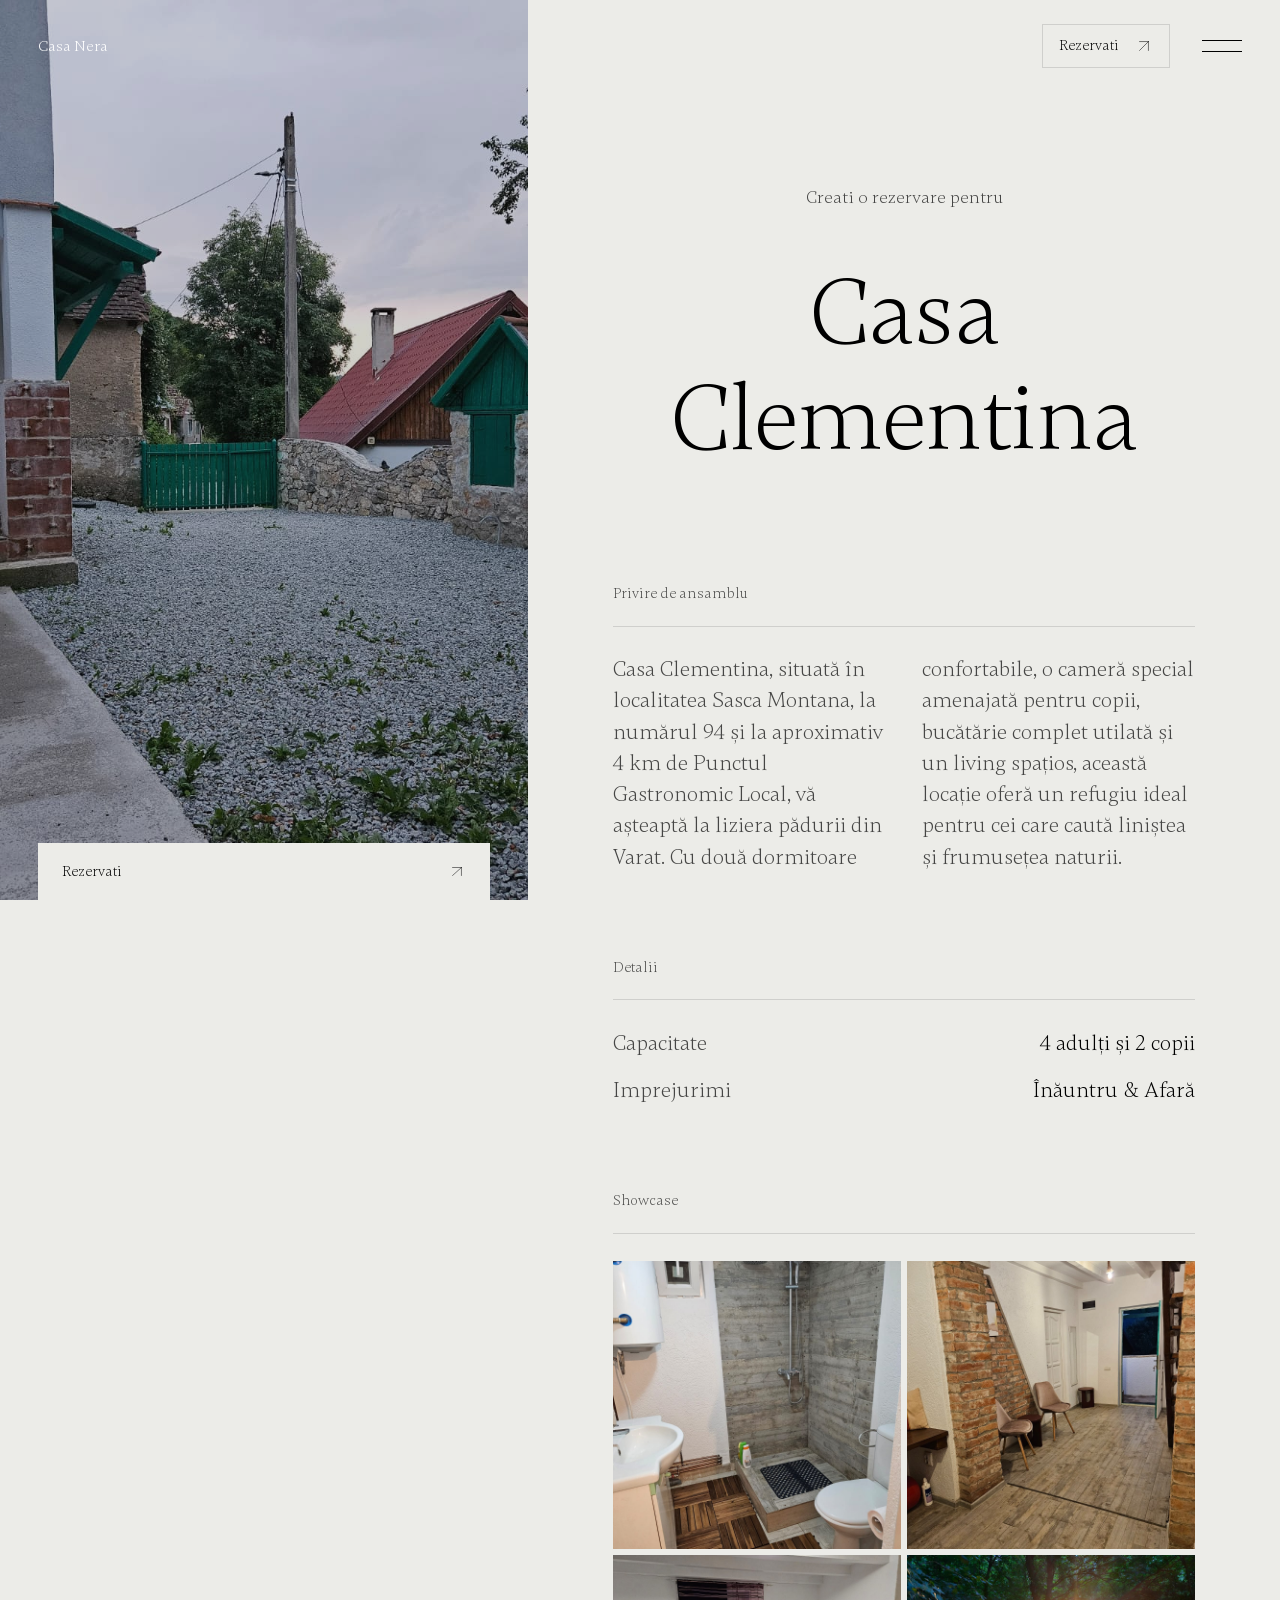
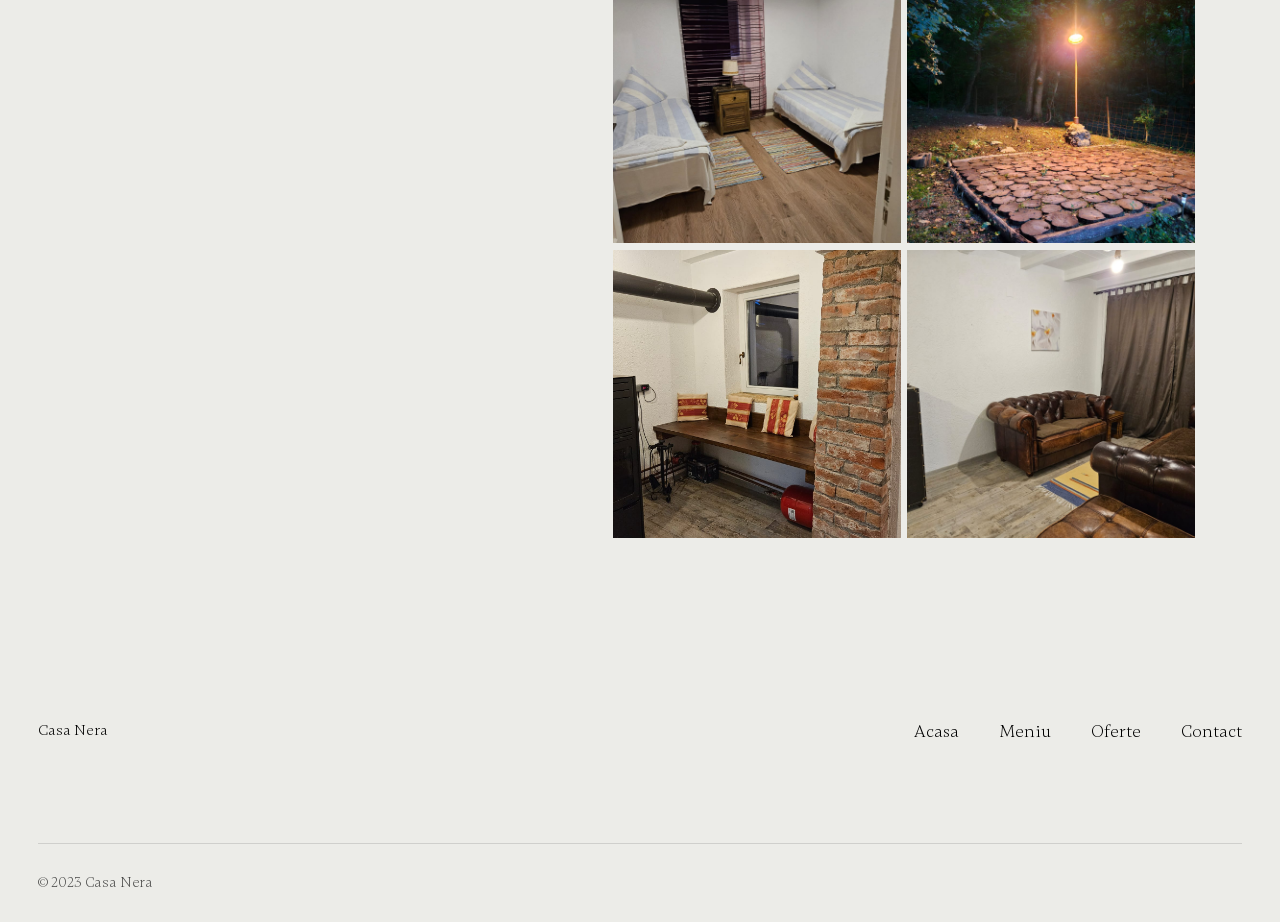
<file: casa-clementina.html>
<!DOCTYPE html>
<html data-wf-page="63de4d24dd1066d5b616ff41" data-wf-site="63de4d23dd10663c3e16ff34">
<head>
  <meta charset="utf-8">
  <title>Casa Clementina | Cazare Sasca Montana</title>
  <meta content="Casa Clementina - cazare în Sasca Montana, la liziera pădurii din Varat. Două dormitoare, cameră pentru copii, bucătărie utilată și living spațios." name="description">
  <meta content="Casa Clementina | Cazare Sasca Montana" property="og:title">
  <meta content="width=device-width, initial-scale=1" name="viewport">
  <link href="css/normalize.css" rel="stylesheet" type="text/css">
  <link href="css/webflow.css" rel="stylesheet" type="text/css">
  <link href="css/casanera.webflow.css" rel="stylesheet" type="text/css">
  <script type="text/javascript">!function(o,c){var n=c.documentElement,t=" w-mod-";n.className+=t+"js",("ontouchstart"in o||o.DocumentTouch&&c instanceof DocumentTouch)&&(n.className+=t+"touch")}(window,document);</script>
  <link href="images/favicon.png" rel="shortcut icon" type="image/x-icon">
  <link href="images/webclip.png" rel="apple-touch-icon">
  <style>
  * {
  -webkit-font-smoothing: antialiased;
  -moz-osx-font-smoothing: grayscale;
}
  .w-webflow-badge{
  display: none !important;
  }
</style>
</head>
<body>
  <div class="page-wrapper">
    <div class="preloader">
      <div class="clip">
        <div class="preloader-logo">
          <div>Casa Nera</div>
        </div>
        <div class="preloader-logo preloader-bottom">
          <div>Venue</div>
        </div>
      </div>
    </div>
    <main class="main-wrapper">
      <div data-animation="default" data-collapse="none" data-duration="400" data-easing="ease" data-easing2="ease" role="banner" class="navbar w-nav">
        <div class="padding-horizontal">
          <div class="navbar-block">
            <div id="w-node-dc1a5b8c-aded-519a-ccf9-36a4c4a9a222-c4a9a21f" class="navbar-base">
              <div class="padding-horizontal padding-medium">
                <div class="navbar-left">
                  <a href="index.html" class="navbar-brand w-nav-brand">
                    <div>Casa Nera</div>
                  </a>
                </div>
              </div>
            </div>
            <div class="navbar-base">
              <div class="padding-horizontal padding-medium">
                <nav role="navigation" class="navbar-right w-nav-menu">
                  <a href="contact.html" class="button is-icon hide-tablet w-inline-block">
                    <div class="clip">
                      <div class="button-text">
                        <div class="text-size-tiny text-color-black">Rezervati</div>
                      </div>
                      <div class="button-text button-text-bottom">
                        <div class="text-size-tiny text-color-black">Rezervati</div>
                      </div>
                    </div>
                    <div class="clip">
                      <div class="button-icon"><img src="images/Right-arrow-slant---dark.svg" loading="lazy" alt="" class="icon-1x1-small"></div>
                      <div class="button-icon button-icon-bottom"><img src="images/Right-arrow-slant---dark.svg" loading="lazy" alt="" class="icon-1x1-small"></div>
                    </div>
                  </a>
                  <div id="w-node-dee88b6d-1f75-d5a0-5f6c-453475e46f03-c4a9a21f" class="dropdown-overlay"></div>
                  <div data-hover="false" data-delay="800" data-w-id="82079aa4-fa25-036c-ab73-759e534c621b" class="menu-dropdown w-dropdown">
                    <div class="menu-toggle w-dropdown-toggle">
                      <div class="navbar-menu">
                        <div class="navbar-menu-line"></div>
                        <div class="toggle-spacer"></div>
                        <div class="navbar-menu-line"></div>
                      </div>
                    </div>
                    <nav class="menu-toggle-list w-dropdown-list">
                      <div class="navbar-mega-base">
                        <div class="padding-horizontal padding-medium">
                          <div class="navbar-mega-content">
                            <div class="clip">
                              <div class="into-view-1">
                                <a href="index.html" class="navbar-mega-link w-inline-block">
                                  <div class="heading-style-h2">Home</div>
                                </a>
                              </div>
                            </div>
                            <div class="clip">
                              <div class="into-view-3">
                                <a href="oferte.html" class="navbar-mega-link w-inline-block">
                                  <div class="heading-style-h2">Oferte</div>
                                </a>
                              </div>
                            </div>
                            <div class="clip">
                              <div class="into-view-5">
                                <a href="contact.html" class="navbar-mega-link w-inline-block">
                                  <div class="heading-style-h2">Contact</div>
                                </a>
                              </div>
                            </div>
                            <div class="clip">
                              <div class="into-view-5">
                                <a href="images/19.jpeg" class="navbar-mega-link w-inline-block">
                                  <div class="heading-style-h2">Meniu</div>
                                </a>
                              </div>
                            </div>
                          </div>
                        </div>
                      </div>
                    </nav>
                  </div>
                </nav>
                <div class="w-nav-button">
                  <div class="w-icon-nav-menu"></div>
                </div>
              </div>
            </div>
          </div>
        </div>
      </div>
      <div class="venue-hero">
        <div class="basic-hero-block">
          <div id="w-node-_614e9cbc-d815-f685-9c5a-77100f597336-b616ff41" class="projects-hero-image">
            <div id="w-node-_614e9cbc-d815-f685-9c5a-77100f597337-b616ff41" class="venue-left">
              <div class="image-overlay"></div><img loading="lazy" alt="Casa Clementina" src="images/clementina-featured.jpeg" class="image-fill">
              <div class="venue-left-bottom">
                <div class="padding-horizontal padding-medium">
                  <a data-w-id="3818d32b-ae4b-350e-56e0-f13168d002d4" href="contact.html" class="venue-toggle-content w-inline-block">
                    <div class="clip">
                      <div style="-webkit-transform:translate3d(0, 0%, 0) scale3d(1, 1, 1) rotateX(0) rotateY(0) rotateZ(0) skew(0, 0);-moz-transform:translate3d(0, 0%, 0) scale3d(1, 1, 1) rotateX(0) rotateY(0) rotateZ(0) skew(0, 0);-ms-transform:translate3d(0, 0%, 0) scale3d(1, 1, 1) rotateX(0) rotateY(0) rotateZ(0) skew(0, 0);transform:translate3d(0, 0%, 0) scale3d(1, 1, 1) rotateX(0) rotateY(0) rotateZ(0) skew(0, 0)" class="button-text">
                        <div class="text-size-tiny text-color-black">Rezervati</div>
                      </div>
                      <div class="button-text button-text-bottom">
                        <div class="text-size-tiny text-color-black">Rezervati</div>
                      </div>
                    </div>
                    <div class="clip">
                      <div style="-webkit-transform:translate3d(0%, 0%, 0) scale3d(1, 1, 1) rotateX(0) rotateY(0) rotateZ(0) skew(0, 0);-moz-transform:translate3d(0%, 0%, 0) scale3d(1, 1, 1) rotateX(0) rotateY(0) rotateZ(0) skew(0, 0);-ms-transform:translate3d(0%, 0%, 0) scale3d(1, 1, 1) rotateX(0) rotateY(0) rotateZ(0) skew(0, 0);transform:translate3d(0%, 0%, 0) scale3d(1, 1, 1) rotateX(0) rotateY(0) rotateZ(0) skew(0, 0)" class="button-icon"><img src="images/Right-arrow-slant---dark.svg" loading="lazy" alt="" class="icon-1x1-small"></div>
                      <div class="button-icon button-icon-bottom"><img src="images/Right-arrow-slant---dark.svg" loading="lazy" alt="" class="icon-1x1-small"></div>
                    </div>
                  </a>
                </div>
              </div>
            </div>
          </div>
          <div class="venue-right">
            <div id="w-node-_614e9cbc-d815-f685-9c5a-77100f597347-b616ff41" data-w-id="614e9cbc-d815-f685-9c5a-77100f597347" class="padding-vertical">
              <div class="padding-horizontal padding-large">
                <div class="margin-bottom margin-medium">
                  <div class="text-size-small text-align-center text-color-grey">Creati o rezervare pentru</div>
                </div>
                <div class="margin-bottom margin-xlarge">
                  <h1 class="heading-style-h1 text-align-center">Casa Clementina</h1>
                </div>
                <div class="venue-info">
                  <div class="venue-block">
                    <div class="margin-bottom margin-small">
                      <div class="margin-bottom margin-xsmall">
                        <div class="text-size-tiny text-color-grey">Privire de ansamblu</div>
                      </div>
                      <div class="relative-line"></div>
                    </div>
                    <div>
                      <p class="text-size-regular dual-paragraph text-color-grey">Casa Clementina, situată în localitatea Sasca Montana, la numărul 94 și la aproximativ 4 km de Punctul Gastronomic Local, vă așteaptă la liziera pădurii din Varat. Cu două dormitoare confortabile, o cameră special amenajată pentru copii, bucătărie complet utilată și un living spațios, această locație oferă un refugiu ideal pentru cei care caută liniștea și frumusețea naturii.</p>
                    </div>
                  </div>
                  <div class="venue-block">
                    <div class="margin-bottom margin-small">
                      <div class="margin-bottom margin-xsmall">
                        <div class="text-size-tiny text-color-grey">Detalii</div>
                      </div>
                      <div class="relative-line"></div>
                    </div>
                    <div>
                      <div class="venue-detail-list">
                        <div class="venue-detail-item">
                          <p class="text-size-regular text-color-grey">Capacitate</p>
                          <p class="text-size-regular">4 adulți și 2 copii</p>
                        </div>
                        <div class="venue-detail-item">
                          <p class="text-size-regular text-color-grey">Imprejurimi</p>
                          <p class="text-size-regular">Înăuntru & Afară</p>
                        </div>
                      </div>
                    </div>
                  </div>
                  <div class="venue-block">
                    <div class="margin-bottom margin-small">
                      <div class="margin-bottom margin-xsmall">
                        <div class="text-size-tiny text-color-grey">Showcase</div>
                      </div>
                      <div class="relative-line"></div>
                    </div>
                    <div>
                      <div role="list" class="venue-showcase">
                        <div role="listitem">
                          <div class="venue-showcase-image"><img loading="lazy" alt="Casa Clementina" src="images/clementina-1.jpeg" class="image-fill"></div>
                        </div>
                        <div role="listitem">
                          <div class="venue-showcase-image"><img loading="lazy" alt="Casa Clementina" src="images/clementina-2.jpeg" class="image-fill"></div>
                        </div>
                        <div role="listitem">
                          <div class="venue-showcase-image"><img loading="lazy" alt="Casa Clementina" src="images/clementina-3.jpeg" class="image-fill"></div>
                        </div>
                        <div role="listitem">
                          <div class="venue-showcase-image"><img loading="lazy" alt="Casa Clementina" src="images/clementina-4.jpeg" class="image-fill"></div>
                        </div>
                        <div role="listitem">
                          <div class="venue-showcase-image"><img loading="lazy" alt="Casa Clementina" src="images/clementina-5.jpeg" class="image-fill"></div>
                        </div>
                        <div role="listitem">
                          <div class="venue-showcase-image"><img loading="lazy" alt="Casa Clementina" src="images/clementina-6.jpeg" class="image-fill"></div>
                        </div>
                      </div>
                    </div>
                  </div>
                </div>
              </div>
            </div>
          </div>
        </div>
      </div>
      <div class="footer">
        <div class="footer-block">
          <div class="padding-horizontal padding-medium">
            <div class="footer-content">
              <div id="w-node-b1f29f2b-4c9e-18b1-1886-3a4375203ccf-faf435f2" class="footer-left">
                <a id="w-node-_97509895-6aaf-b95e-26d1-65b5faf435fc-faf435f2" href="index.html" class="footer-brand w-inline-block">
                  <div>Casa Nera</div>
                </a>
              </div>
              <div class="footer-menu">
                <a href="index.html" class="fotter-menu-link w-inline-block">
                  <p class="text-size-small">Acasa</p>
                </a>
                <a href="images/19.jpeg" class="fotter-menu-link w-inline-block">
                  <p class="text-size-small">Meniu</p>
                </a>
                <a href="oferte.html" class="fotter-menu-link w-inline-block">
                  <p class="text-size-small">Oferte</p>
                </a>
                <a href="contact.html" class="fotter-menu-link w-inline-block">
                  <p class="text-size-small">Contact</p>
                </a>
              </div>
            </div>
            <div class="footer-credit">
              <div id="w-node-_1fe868b8-605b-63fd-502a-b59ee4263b93-faf435f2" class="text-size-tiny text-color-grey">© 2023 <a href="#" target="_blank" class="text-link">Casa Nera</a>
              </div>
            </div>
          </div>
        </div>
      </div>
    </main>
  </div>
  <script src="https://d3e54v103j8qbb.cloudfront.net/js/jquery-3.5.1.min.dc5e7f18c8.js?site=63de4d23dd10663c3e16ff34" type="text/javascript" integrity="sha256-9/aliU8dGd2tb6OSsuzixeV4y/faTqgFtohetphbbj0=" crossorigin="anonymous"></script>
  <script src="js/webflow.js" type="text/javascript"></script>
</body>
</html>
</file>
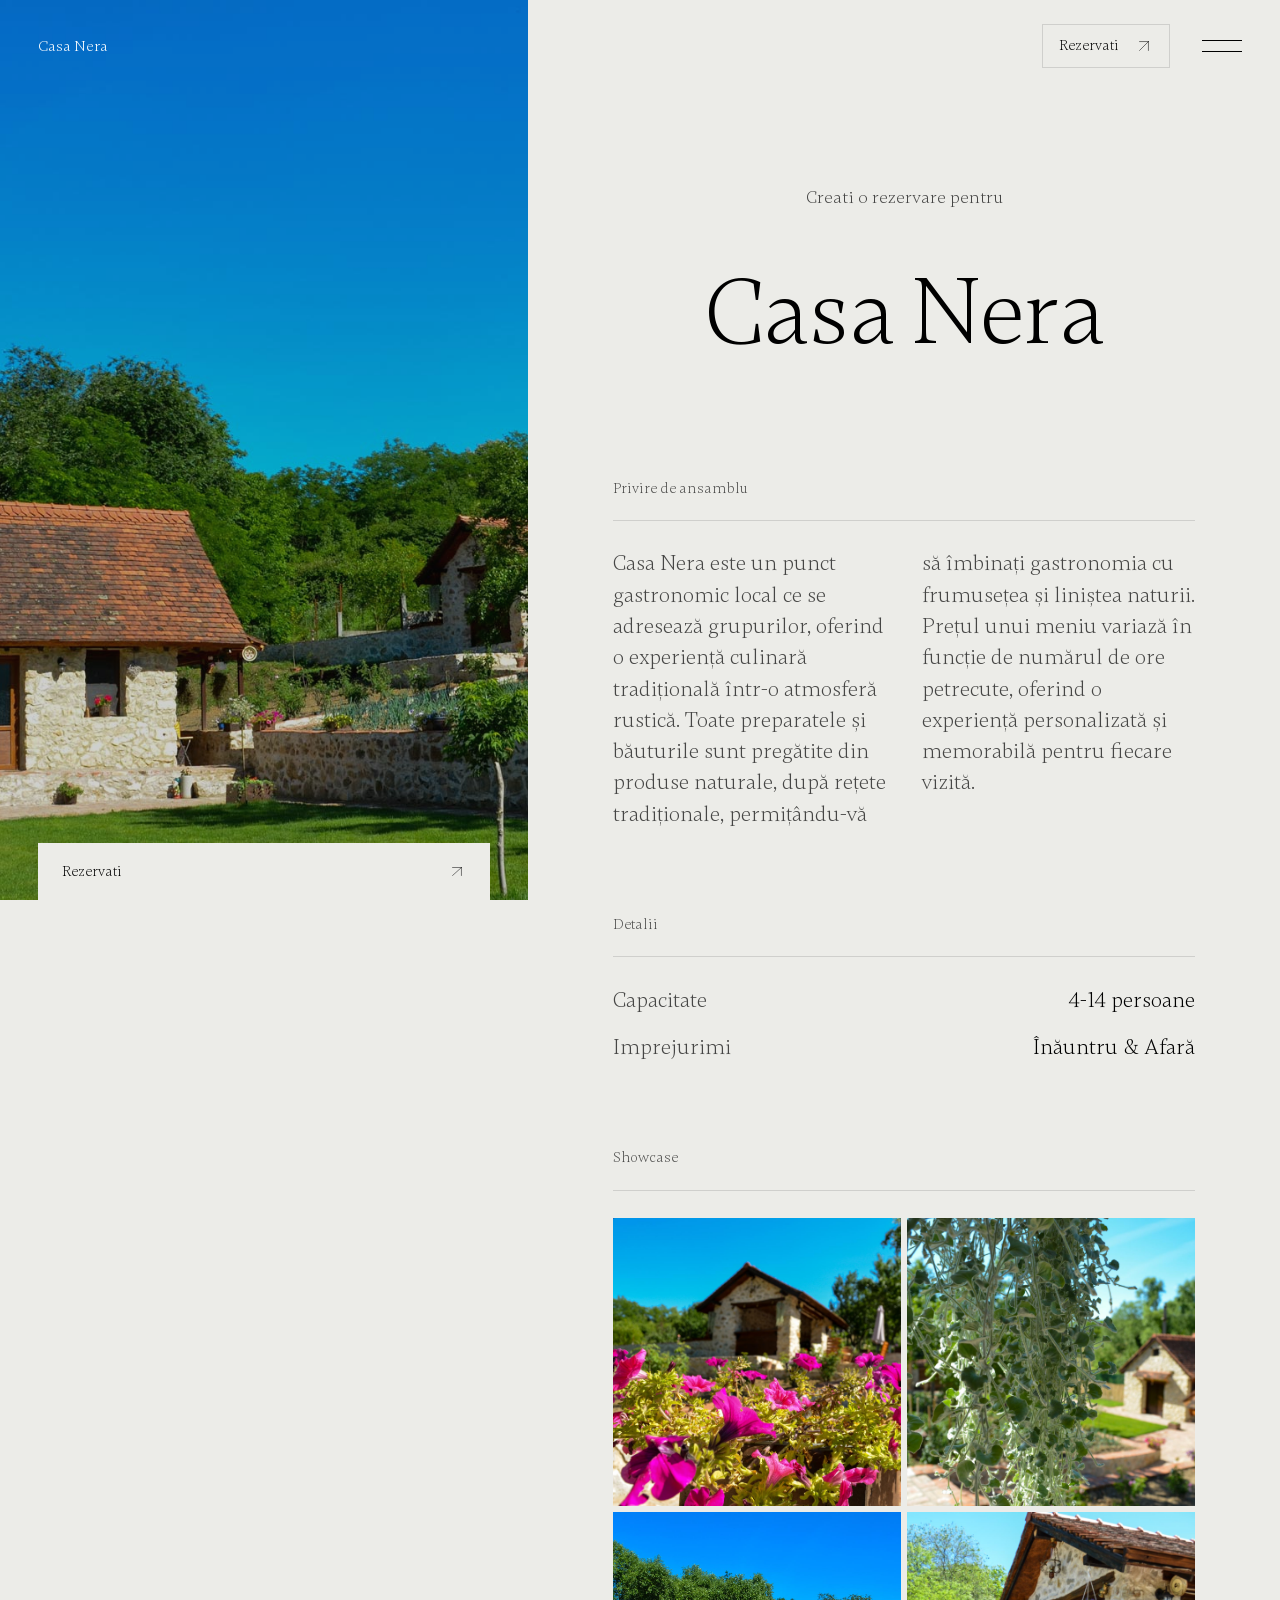
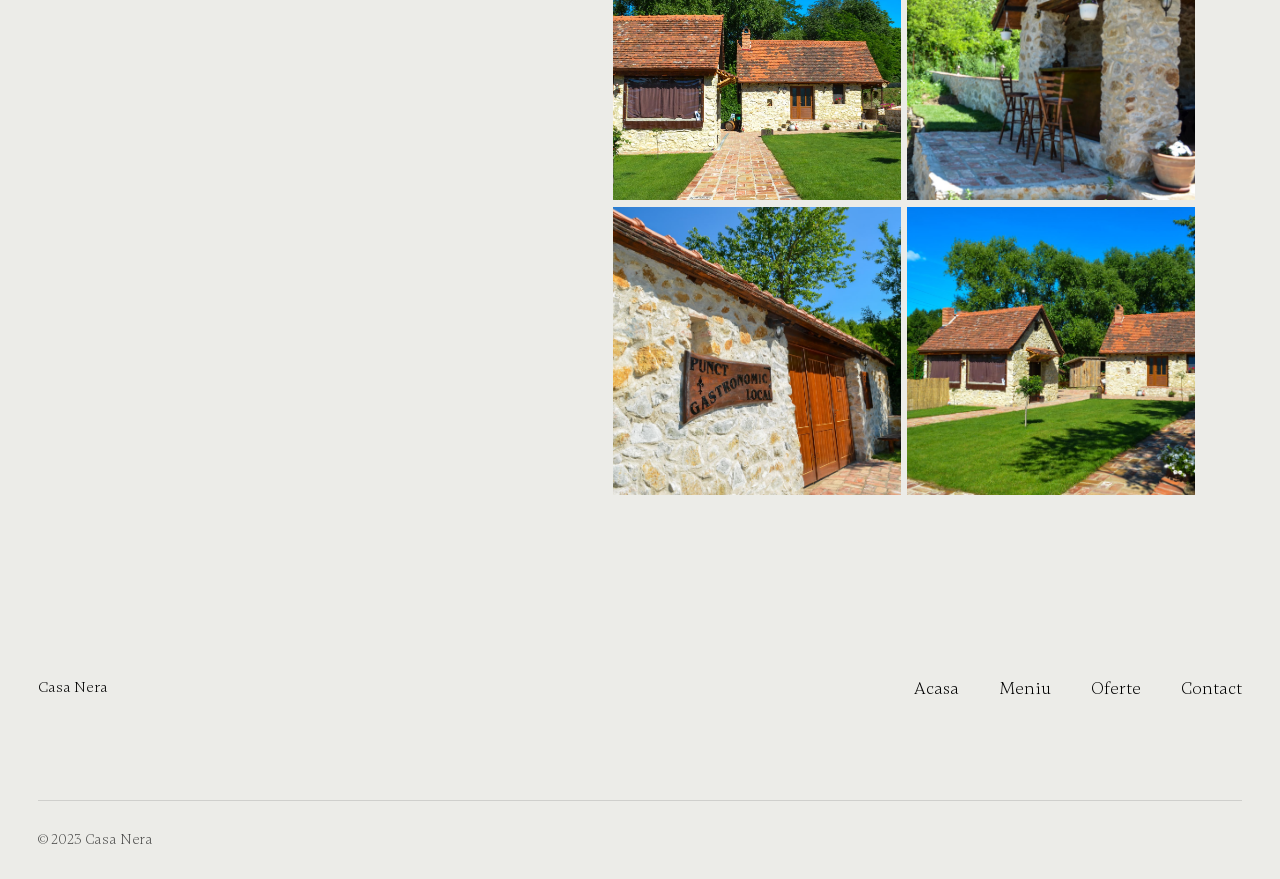
<file: casa-nera.html>
<!DOCTYPE html>
<html data-wf-page="63de4d24dd1066d5b616ff41" data-wf-site="63de4d23dd10663c3e16ff34">
<head>
  <meta charset="utf-8">
  <title>Casa Nera | Punct Gastronomic Local</title>
  <meta content="Casa Nera - punct gastronomic local ce se adresează grupurilor, oferind o experiență culinară tradițională într-o atmosferă rustică." name="description">
  <meta content="Casa Nera | Punct Gastronomic Local" property="og:title">
  <meta content="width=device-width, initial-scale=1" name="viewport">
  <link href="css/normalize.css" rel="stylesheet" type="text/css">
  <link href="css/webflow.css" rel="stylesheet" type="text/css">
  <link href="css/casanera.webflow.css" rel="stylesheet" type="text/css">
  <script type="text/javascript">!function(o,c){var n=c.documentElement,t=" w-mod-";n.className+=t+"js",("ontouchstart"in o||o.DocumentTouch&&c instanceof DocumentTouch)&&(n.className+=t+"touch")}(window,document);</script>
  <link href="images/favicon.png" rel="shortcut icon" type="image/x-icon">
  <link href="images/webclip.png" rel="apple-touch-icon">
  <style>
  * {
  -webkit-font-smoothing: antialiased;
  -moz-osx-font-smoothing: grayscale;
}
  .w-webflow-badge{
  display: none !important;
  }
</style>
</head>
<body>
  <div class="page-wrapper">
    <div class="preloader">
      <div class="clip">
        <div class="preloader-logo">
          <div>Casa Nera</div>
        </div>
        <div class="preloader-logo preloader-bottom">
          <div>Venue</div>
        </div>
      </div>
    </div>
    <main class="main-wrapper">
      <div data-animation="default" data-collapse="none" data-duration="400" data-easing="ease" data-easing2="ease" role="banner" class="navbar w-nav">
        <div class="padding-horizontal">
          <div class="navbar-block">
            <div id="w-node-dc1a5b8c-aded-519a-ccf9-36a4c4a9a222-c4a9a21f" class="navbar-base">
              <div class="padding-horizontal padding-medium">
                <div class="navbar-left">
                  <a href="index.html" class="navbar-brand w-nav-brand">
                    <div>Casa Nera</div>
                  </a>
                </div>
              </div>
            </div>
            <div class="navbar-base">
              <div class="padding-horizontal padding-medium">
                <nav role="navigation" class="navbar-right w-nav-menu">
                  <a href="contact.html" class="button is-icon hide-tablet w-inline-block">
                    <div class="clip">
                      <div class="button-text">
                        <div class="text-size-tiny text-color-black">Rezervati</div>
                      </div>
                      <div class="button-text button-text-bottom">
                        <div class="text-size-tiny text-color-black">Rezervati</div>
                      </div>
                    </div>
                    <div class="clip">
                      <div class="button-icon"><img src="images/Right-arrow-slant---dark.svg" loading="lazy" alt="" class="icon-1x1-small"></div>
                      <div class="button-icon button-icon-bottom"><img src="images/Right-arrow-slant---dark.svg" loading="lazy" alt="" class="icon-1x1-small"></div>
                    </div>
                  </a>
                  <div id="w-node-dee88b6d-1f75-d5a0-5f6c-453475e46f03-c4a9a21f" class="dropdown-overlay"></div>
                  <div data-hover="false" data-delay="800" data-w-id="82079aa4-fa25-036c-ab73-759e534c621b" class="menu-dropdown w-dropdown">
                    <div class="menu-toggle w-dropdown-toggle">
                      <div class="navbar-menu">
                        <div class="navbar-menu-line"></div>
                        <div class="toggle-spacer"></div>
                        <div class="navbar-menu-line"></div>
                      </div>
                    </div>
                    <nav class="menu-toggle-list w-dropdown-list">
                      <div class="navbar-mega-base">
                        <div class="padding-horizontal padding-medium">
                          <div class="navbar-mega-content">
                            <div class="clip">
                              <div class="into-view-1">
                                <a href="index.html" class="navbar-mega-link w-inline-block">
                                  <div class="heading-style-h2">Home</div>
                                </a>
                              </div>
                            </div>
                            <div class="clip">
                              <div class="into-view-3">
                                <a href="oferte.html" class="navbar-mega-link w-inline-block">
                                  <div class="heading-style-h2">Oferte</div>
                                </a>
                              </div>
                            </div>
                            <div class="clip">
                              <div class="into-view-5">
                                <a href="contact.html" class="navbar-mega-link w-inline-block">
                                  <div class="heading-style-h2">Contact</div>
                                </a>
                              </div>
                            </div>
                            <div class="clip">
                              <div class="into-view-5">
                                <a href="images/19.jpeg" class="navbar-mega-link w-inline-block">
                                  <div class="heading-style-h2">Meniu</div>
                                </a>
                              </div>
                            </div>
                          </div>
                        </div>
                      </div>
                    </nav>
                  </div>
                </nav>
                <div class="w-nav-button">
                  <div class="w-icon-nav-menu"></div>
                </div>
              </div>
            </div>
          </div>
        </div>
      </div>
      <div class="venue-hero">
        <div class="basic-hero-block">
          <div id="w-node-_614e9cbc-d815-f685-9c5a-77100f597336-b616ff41" class="projects-hero-image">
            <div id="w-node-_614e9cbc-d815-f685-9c5a-77100f597337-b616ff41" class="venue-left">
              <div class="image-overlay"></div><img loading="lazy" alt="Casa Nera" src="images/7.jpeg" class="image-fill">
              <div class="venue-left-bottom">
                <div class="padding-horizontal padding-medium">
                  <a data-w-id="3818d32b-ae4b-350e-56e0-f13168d002d4" href="contact.html" class="venue-toggle-content w-inline-block">
                    <div class="clip">
                      <div style="-webkit-transform:translate3d(0, 0%, 0) scale3d(1, 1, 1) rotateX(0) rotateY(0) rotateZ(0) skew(0, 0);-moz-transform:translate3d(0, 0%, 0) scale3d(1, 1, 1) rotateX(0) rotateY(0) rotateZ(0) skew(0, 0);-ms-transform:translate3d(0, 0%, 0) scale3d(1, 1, 1) rotateX(0) rotateY(0) rotateZ(0) skew(0, 0);transform:translate3d(0, 0%, 0) scale3d(1, 1, 1) rotateX(0) rotateY(0) rotateZ(0) skew(0, 0)" class="button-text">
                        <div class="text-size-tiny text-color-black">Rezervati</div>
                      </div>
                      <div class="button-text button-text-bottom">
                        <div class="text-size-tiny text-color-black">Rezervati</div>
                      </div>
                    </div>
                    <div class="clip">
                      <div style="-webkit-transform:translate3d(0%, 0%, 0) scale3d(1, 1, 1) rotateX(0) rotateY(0) rotateZ(0) skew(0, 0);-moz-transform:translate3d(0%, 0%, 0) scale3d(1, 1, 1) rotateX(0) rotateY(0) rotateZ(0) skew(0, 0);-ms-transform:translate3d(0%, 0%, 0) scale3d(1, 1, 1) rotateX(0) rotateY(0) rotateZ(0) skew(0, 0);transform:translate3d(0%, 0%, 0) scale3d(1, 1, 1) rotateX(0) rotateY(0) rotateZ(0) skew(0, 0)" class="button-icon"><img src="images/Right-arrow-slant---dark.svg" loading="lazy" alt="" class="icon-1x1-small"></div>
                      <div class="button-icon button-icon-bottom"><img src="images/Right-arrow-slant---dark.svg" loading="lazy" alt="" class="icon-1x1-small"></div>
                    </div>
                  </a>
                </div>
              </div>
            </div>
          </div>
          <div class="venue-right">
            <div id="w-node-_614e9cbc-d815-f685-9c5a-77100f597347-b616ff41" data-w-id="614e9cbc-d815-f685-9c5a-77100f597347" class="padding-vertical">
              <div class="padding-horizontal padding-large">
                <div class="margin-bottom margin-medium">
                  <div class="text-size-small text-align-center text-color-grey">Creati o rezervare pentru</div>
                </div>
                <div class="margin-bottom margin-xlarge">
                  <h1 class="heading-style-h1 text-align-center">Casa Nera</h1>
                </div>
                <div class="venue-info">
                  <div class="venue-block">
                    <div class="margin-bottom margin-small">
                      <div class="margin-bottom margin-xsmall">
                        <div class="text-size-tiny text-color-grey">Privire de ansamblu</div>
                      </div>
                      <div class="relative-line"></div>
                    </div>
                    <div>
                      <p class="text-size-regular dual-paragraph text-color-grey">Casa Nera este un punct gastronomic local ce se adresează grupurilor, oferind o experiență culinară tradițională într-o atmosferă rustică. Toate preparatele și băuturile sunt pregătite din produse naturale, după rețete tradiționale, permițându-vă să îmbinați gastronomia cu frumusețea și liniștea naturii. Prețul unui meniu variază în funcție de numărul de ore petrecute, oferind o experiență personalizată și memorabilă pentru fiecare vizită.</p>
                    </div>
                  </div>
                  <div class="venue-block">
                    <div class="margin-bottom margin-small">
                      <div class="margin-bottom margin-xsmall">
                        <div class="text-size-tiny text-color-grey">Detalii</div>
                      </div>
                      <div class="relative-line"></div>
                    </div>
                    <div>
                      <div class="venue-detail-list">
                        <div class="venue-detail-item">
                          <p class="text-size-regular text-color-grey">Capacitate</p>
                          <p class="text-size-regular">4-14 persoane</p>
                        </div>
                        <div class="venue-detail-item">
                          <p class="text-size-regular text-color-grey">Imprejurimi</p>
                          <p class="text-size-regular">Înăuntru & Afară</p>
                        </div>
                      </div>
                    </div>
                  </div>
                  <div class="venue-block">
                    <div class="margin-bottom margin-small">
                      <div class="margin-bottom margin-xsmall">
                        <div class="text-size-tiny text-color-grey">Showcase</div>
                      </div>
                      <div class="relative-line"></div>
                    </div>
                    <div>
                      <div role="list" class="venue-showcase">
                        <div role="listitem">
                          <div class="venue-showcase-image"><img loading="lazy" alt="Casa Nera" src="images/1.jpeg" class="image-fill"></div>
                        </div>
                        <div role="listitem">
                          <div class="venue-showcase-image"><img loading="lazy" alt="Casa Nera" src="images/2.jpeg" class="image-fill"></div>
                        </div>
                        <div role="listitem">
                          <div class="venue-showcase-image"><img loading="lazy" alt="Casa Nera" src="images/3.jpeg" class="image-fill"></div>
                        </div>
                        <div role="listitem">
                          <div class="venue-showcase-image"><img loading="lazy" alt="Casa Nera" src="images/4.jpeg" class="image-fill"></div>
                        </div>
                        <div role="listitem">
                          <div class="venue-showcase-image"><img loading="lazy" alt="Casa Nera" src="images/5.jpeg" class="image-fill"></div>
                        </div>
                        <div role="listitem">
                          <div class="venue-showcase-image"><img loading="lazy" alt="Casa Nera" src="images/6.jpeg" class="image-fill"></div>
                        </div>
                      </div>
                    </div>
                  </div>
                </div>
              </div>
            </div>
          </div>
        </div>
      </div>
      <div class="footer">
        <div class="footer-block">
          <div class="padding-horizontal padding-medium">
            <div class="footer-content">
              <div id="w-node-b1f29f2b-4c9e-18b1-1886-3a4375203ccf-faf435f2" class="footer-left">
                <a id="w-node-_97509895-6aaf-b95e-26d1-65b5faf435fc-faf435f2" href="index.html" class="footer-brand w-inline-block">
                  <div>Casa Nera</div>
                </a>
              </div>
              <div class="footer-menu">
                <a href="index.html" class="fotter-menu-link w-inline-block">
                  <p class="text-size-small">Acasa</p>
                </a>
                <a href="images/19.jpeg" class="fotter-menu-link w-inline-block">
                  <p class="text-size-small">Meniu</p>
                </a>
                <a href="oferte.html" class="fotter-menu-link w-inline-block">
                  <p class="text-size-small">Oferte</p>
                </a>
                <a href="contact.html" class="fotter-menu-link w-inline-block">
                  <p class="text-size-small">Contact</p>
                </a>
              </div>
            </div>
            <div class="footer-credit">
              <div id="w-node-_1fe868b8-605b-63fd-502a-b59ee4263b93-faf435f2" class="text-size-tiny text-color-grey">© 2023 <a href="#" target="_blank" class="text-link">Casa Nera</a>
              </div>
            </div>
          </div>
        </div>
      </div>
    </main>
  </div>
  <script src="https://d3e54v103j8qbb.cloudfront.net/js/jquery-3.5.1.min.dc5e7f18c8.js?site=63de4d23dd10663c3e16ff34" type="text/javascript" integrity="sha256-9/aliU8dGd2tb6OSsuzixeV4y/faTqgFtohetphbbj0=" crossorigin="anonymous"></script>
  <script src="js/webflow.js" type="text/javascript"></script>
</body>
</html>
</file>
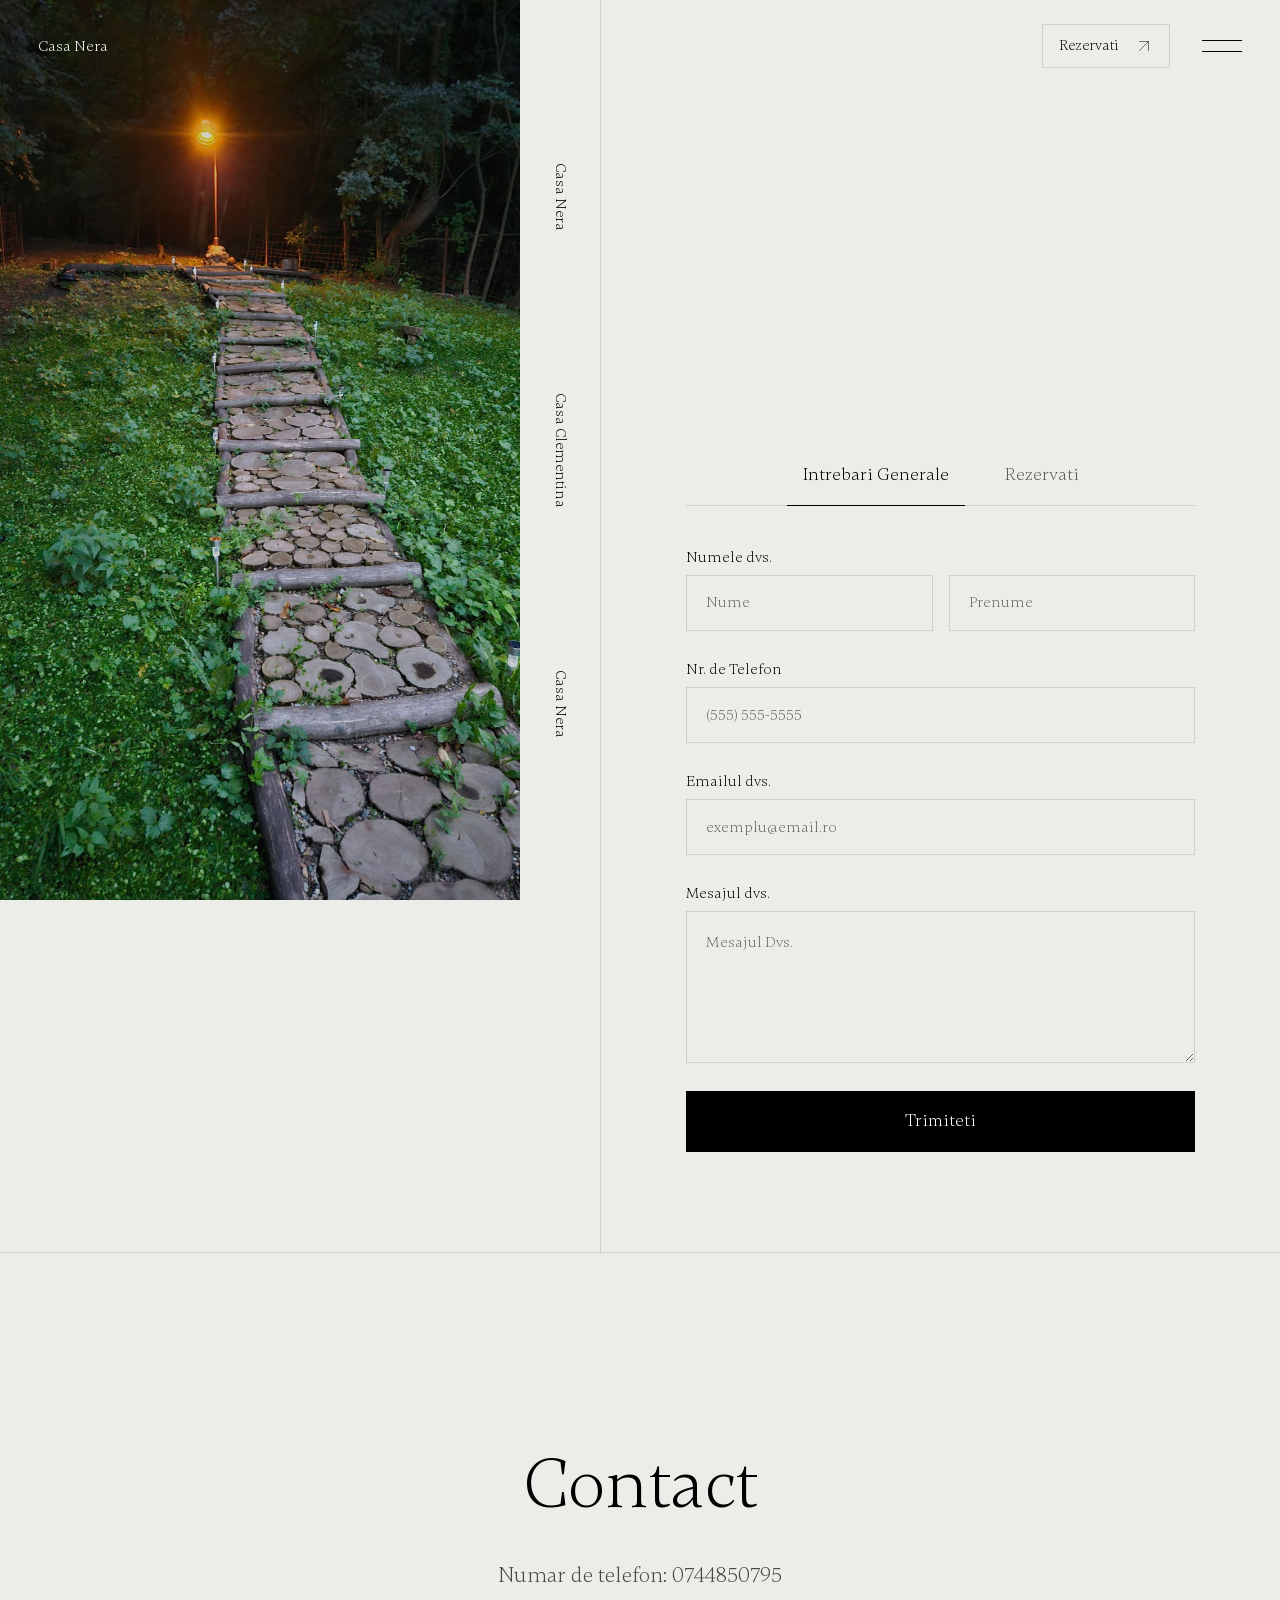
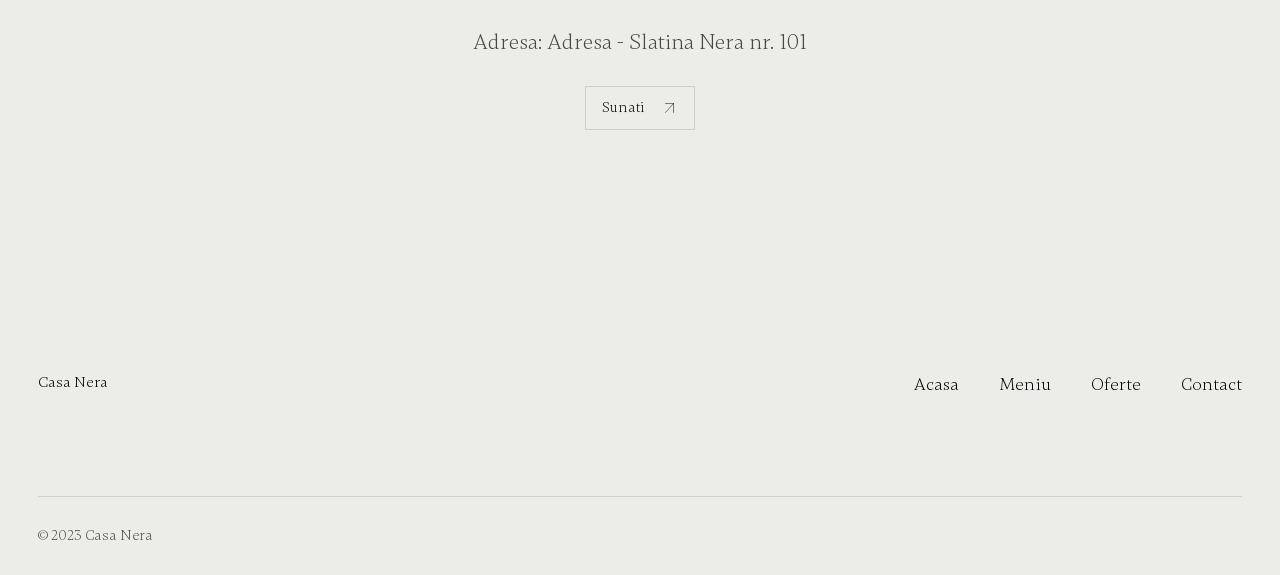
<file: contact.html>
<!DOCTYPE html><!--  Last Published: Fri Mar 20 2026 11:11:16 GMT+0000 (Coordinated Universal Time)  -->
<html data-wf-page="63de4d24dd10667be716ff3f" data-wf-site="63de4d23dd10663c3e16ff34">
<head>
  <meta charset="utf-8">
  <title>Contact | Casa Nera</title>
  <meta content="Contact | Casa Nera" property="og:title">
  <meta content="Contact | Casa Nera" property="twitter:title">
  <meta content="width=device-width, initial-scale=1" name="viewport">
  <link href="css/normalize.css" rel="stylesheet" type="text/css">
  <link href="css/webflow.css" rel="stylesheet" type="text/css">
  <link href="css/casanera.webflow.css" rel="stylesheet" type="text/css">
  <script type="text/javascript">!function(o,c){var n=c.documentElement,t=" w-mod-";n.className+=t+"js",("ontouchstart"in o||o.DocumentTouch&&c instanceof DocumentTouch)&&(n.className+=t+"touch")}(window,document);</script>
  <link href="images/favicon.png" rel="shortcut icon" type="image/x-icon">
  <link href="images/webclip.png" rel="apple-touch-icon"><!--  Please keep this css code to improve the font quality -->
  <style>
  * {
  -webkit-font-smoothing: antialiased;
  -moz-osx-font-smoothing: grayscale;
}
  .w-webflow-badge{
  display: none !important;
  }
</style>
</head>
<body>
  <div class="page-wrapper">
    <div class="preloader">
      <div class="clip">
        <div class="preloader-logo">
          <div>Casa Nera</div>
        </div>
        <div class="preloader-logo preloader-bottom">
          <div>Contact</div>
        </div>
      </div>
    </div>
    <main class="main-wrapper">
      <div data-animation="default" data-collapse="none" data-duration="400" data-easing="ease" data-easing2="ease" role="banner" class="navbar w-nav">
        <div class="padding-horizontal">
          <div class="navbar-block">
            <div id="w-node-dc1a5b8c-aded-519a-ccf9-36a4c4a9a222-c4a9a21f" class="navbar-base">
              <div class="padding-horizontal padding-medium">
                <div class="navbar-left">
                  <a href="index.html" class="navbar-brand w-nav-brand">
                    <div>Casa Nera</div>
                  </a>
                </div>
              </div>
            </div>
            <div class="navbar-base">
              <div class="padding-horizontal padding-medium">
                <nav role="navigation" class="navbar-right w-nav-menu">
                  <a href="contact.html" aria-current="page" class="button is-icon hide-tablet w-inline-block w--current">
                    <div class="clip">
                      <div class="button-text">
                        <div class="text-size-tiny text-color-black">Rezervati</div>
                      </div>
                      <div class="button-text button-text-bottom">
                        <div class="text-size-tiny text-color-black">Rezervati</div>
                      </div>
                    </div>
                    <div class="clip">
                      <div class="button-icon"><img src="images/Right-arrow-slant---dark.svg" loading="lazy" alt="" class="icon-1x1-small"></div>
                      <div class="button-icon button-icon-bottom"><img src="images/Right-arrow-slant---dark.svg" loading="lazy" alt="" class="icon-1x1-small"></div>
                    </div>
                  </a>
                  <div id="w-node-dee88b6d-1f75-d5a0-5f6c-453475e46f03-c4a9a21f" class="dropdown-overlay"></div>
                  <div data-hover="false" data-delay="800" data-w-id="82079aa4-fa25-036c-ab73-759e534c621b" class="menu-dropdown w-dropdown">
                    <div class="menu-toggle w-dropdown-toggle">
                      <div class="navbar-menu">
                        <div class="navbar-menu-line"></div>
                        <div class="toggle-spacer"></div>
                        <div class="navbar-menu-line"></div>
                      </div>
                    </div>
                    <nav class="menu-toggle-list w-dropdown-list">
                      <div class="navbar-mega-base">
                        <div class="padding-horizontal padding-medium">
                          <div class="navbar-mega-content">
                            <div class="clip">
                              <div class="into-view-1">
                                <a href="index.html" class="navbar-mega-link w-inline-block">
                                  <div class="heading-style-h2">Home</div>
                                </a>
                              </div>
                            </div>
                            <div class="clip">
                              <div class="into-view-3">
                                <a href="oferte.html" class="navbar-mega-link w-inline-block">
                                  <div class="heading-style-h2">Oferte</div>
                                </a>
                              </div>
                            </div>
                            <div class="clip">
                              <div class="into-view-5">
                                <a href="contact.html" aria-current="page" class="navbar-mega-link w-inline-block w--current">
                                  <div class="heading-style-h2">Contact</div>
                                </a>
                              </div>
                            </div>
                            <div class="clip">
                              <div class="into-view-5">
                                <a href="images/19.jpeg" class="navbar-mega-link w-inline-block">
                                  <div class="heading-style-h2">Meniu</div>
                                </a>
                              </div>
                            </div>
                          </div>
                        </div>
                      </div>
                    </nav>
                  </div>
                </nav>
                <div class="w-nav-button">
                  <div class="w-icon-nav-menu"></div>
                </div>
              </div>
            </div>
          </div>
        </div>
      </div>
      <div class="contact-hero">
        <div data-w-id="ae6a4436-ce25-7105-7725-27e5a102dde1" class="basic-hero-block">
          <div id="w-node-d4cb951b-b28f-5d4c-6166-8ee01129edc3-e716ff3f" class="hero-left">
            <div id="w-node-d4cb951b-b28f-5d4c-6166-8ee01129edc4-e716ff3f" data-w-id="d4cb951b-b28f-5d4c-6166-8ee01129edc4" class="basic-hero-side">
              <div class="image-overlay"></div><img src="images/WhatsApp-Image-2023-07-25-at-13.15.18-4.jpeg" loading="lazy" alt="" class="image-fill">
            </div>
            <div id="w-node-d4cb951b-b28f-5d4c-6166-8ee01129edc7-e716ff3f" class="strip-loop">
              <div class="home-hero-strip">
                <div class="rotate-text">
                  <div class="text-size-xsmall">Wine country</div>
                  <div class="text-size-xsmall">Four locations</div>
                  <div class="text-size-xsmall">Wine country</div>
                  <div class="text-size-xsmall">Four locations</div>
                  <div class="text-size-xsmall">Wine country</div>
                </div>
                <div class="rotate-text">
                  <div class="text-size-xsmall">Casa Nera</div>
                  <div class="text-size-xsmall">Casa Clementina</div>
                  <div class="text-size-xsmall">Casa Nera</div>
                  <div class="text-size-xsmall">Casa Clementina</div>
                  <div class="text-size-xsmall">Casa Nera</div>
                </div>
              </div>
            </div>
          </div>
          <div class="contact-hero-left">
            <div data-w-id="c480ba5e-f122-704e-5f26-b23d6505aa48" class="padding-vertical padding-large">
              <div class="padding-horizontal padding-medium">
                <div class="home-hero-heading">
                  <h1 class="heading-style-h1 text-align-center"><span style="-webkit-transform:translate3d(0%, 100%, 0) scale3d(1, 1, 1) rotateX(90deg) rotateY(0deg) rotateZ(0) skew(0, 0);-moz-transform:translate3d(0%, 100%, 0) scale3d(1, 1, 1) rotateX(90deg) rotateY(0deg) rotateZ(0) skew(0, 0);-ms-transform:translate3d(0%, 100%, 0) scale3d(1, 1, 1) rotateX(90deg) rotateY(0deg) rotateZ(0) skew(0, 0);transform:translate3d(0%, 100%, 0) scale3d(1, 1, 1) rotateX(90deg) rotateY(0deg) rotateZ(0) skew(0, 0);transform-style:preserve-3d;opacity:0" class="letter-1">T</span><span style="-webkit-transform:translate3d(0%, 100%, 0) scale3d(1, 1, 1) rotateX(90deg) rotateY(0deg) rotateZ(0) skew(0, 0);-moz-transform:translate3d(0%, 100%, 0) scale3d(1, 1, 1) rotateX(90deg) rotateY(0deg) rotateZ(0) skew(0, 0);-ms-transform:translate3d(0%, 100%, 0) scale3d(1, 1, 1) rotateX(90deg) rotateY(0deg) rotateZ(0) skew(0, 0);transform:translate3d(0%, 100%, 0) scale3d(1, 1, 1) rotateX(90deg) rotateY(0deg) rotateZ(0) skew(0, 0);transform-style:preserve-3d;opacity:0" class="letter-2">r</span><span style="-webkit-transform:translate3d(0%, 100%, 0) scale3d(1, 1, 1) rotateX(90deg) rotateY(0deg) rotateZ(0) skew(0, 0);-moz-transform:translate3d(0%, 100%, 0) scale3d(1, 1, 1) rotateX(90deg) rotateY(0deg) rotateZ(0) skew(0, 0);-ms-transform:translate3d(0%, 100%, 0) scale3d(1, 1, 1) rotateX(90deg) rotateY(0deg) rotateZ(0) skew(0, 0);transform:translate3d(0%, 100%, 0) scale3d(1, 1, 1) rotateX(90deg) rotateY(0deg) rotateZ(0) skew(0, 0);transform-style:preserve-3d;opacity:0" class="letter-3">i</span><span style="-webkit-transform:translate3d(0%, 100%, 0) scale3d(1, 1, 1) rotateX(90deg) rotateY(0deg) rotateZ(0) skew(0, 0);-moz-transform:translate3d(0%, 100%, 0) scale3d(1, 1, 1) rotateX(90deg) rotateY(0deg) rotateZ(0) skew(0, 0);-ms-transform:translate3d(0%, 100%, 0) scale3d(1, 1, 1) rotateX(90deg) rotateY(0deg) rotateZ(0) skew(0, 0);transform:translate3d(0%, 100%, 0) scale3d(1, 1, 1) rotateX(90deg) rotateY(0deg) rotateZ(0) skew(0, 0);transform-style:preserve-3d;opacity:0" class="letter-4">m</span><span style="-webkit-transform:translate3d(0%, 100%, 0) scale3d(1, 1, 1) rotateX(90deg) rotateY(0deg) rotateZ(0) skew(0, 0);-moz-transform:translate3d(0%, 100%, 0) scale3d(1, 1, 1) rotateX(90deg) rotateY(0deg) rotateZ(0) skew(0, 0);-ms-transform:translate3d(0%, 100%, 0) scale3d(1, 1, 1) rotateX(90deg) rotateY(0deg) rotateZ(0) skew(0, 0);transform:translate3d(0%, 100%, 0) scale3d(1, 1, 1) rotateX(90deg) rotateY(0deg) rotateZ(0) skew(0, 0);transform-style:preserve-3d;opacity:0" class="letter-5">i</span><span style="-webkit-transform:translate3d(0%, 100%, 0) scale3d(1, 1, 1) rotateX(90deg) rotateY(0deg) rotateZ(0) skew(0, 0);-moz-transform:translate3d(0%, 100%, 0) scale3d(1, 1, 1) rotateX(90deg) rotateY(0deg) rotateZ(0) skew(0, 0);-ms-transform:translate3d(0%, 100%, 0) scale3d(1, 1, 1) rotateX(90deg) rotateY(0deg) rotateZ(0) skew(0, 0);transform:translate3d(0%, 100%, 0) scale3d(1, 1, 1) rotateX(90deg) rotateY(0deg) rotateZ(0) skew(0, 0);transform-style:preserve-3d;opacity:0" class="letter-6">t</span><span style="-webkit-transform:translate3d(0%, 100%, 0) scale3d(1, 1, 1) rotateX(90deg) rotateY(0deg) rotateZ(0) skew(0, 0);-moz-transform:translate3d(0%, 100%, 0) scale3d(1, 1, 1) rotateX(90deg) rotateY(0deg) rotateZ(0) skew(0, 0);-ms-transform:translate3d(0%, 100%, 0) scale3d(1, 1, 1) rotateX(90deg) rotateY(0deg) rotateZ(0) skew(0, 0);transform:translate3d(0%, 100%, 0) scale3d(1, 1, 1) rotateX(90deg) rotateY(0deg) rotateZ(0) skew(0, 0);transform-style:preserve-3d;opacity:0" class="letter-7">e</span></h1>
                </div>
              </div>
              <div class="padding-horizontal padding-medium">
                <div class="home-hero-heading">
                  <h1 class="heading-style-h1 text-align-center"><span style="-webkit-transform:translate3d(0%, 100%, 0) scale3d(1, 1, 1) rotateX(90deg) rotateY(0deg) rotateZ(0) skew(0, 0);-moz-transform:translate3d(0%, 100%, 0) scale3d(1, 1, 1) rotateX(90deg) rotateY(0deg) rotateZ(0) skew(0, 0);-ms-transform:translate3d(0%, 100%, 0) scale3d(1, 1, 1) rotateX(90deg) rotateY(0deg) rotateZ(0) skew(0, 0);transform:translate3d(0%, 100%, 0) scale3d(1, 1, 1) rotateX(90deg) rotateY(0deg) rotateZ(0) skew(0, 0);transform-style:preserve-3d;opacity:0" class="letter-1">u</span><span style="-webkit-transform:translate3d(0%, 100%, 0) scale3d(1, 1, 1) rotateX(90deg) rotateY(0deg) rotateZ(0) skew(0, 0);-moz-transform:translate3d(0%, 100%, 0) scale3d(1, 1, 1) rotateX(90deg) rotateY(0deg) rotateZ(0) skew(0, 0);-ms-transform:translate3d(0%, 100%, 0) scale3d(1, 1, 1) rotateX(90deg) rotateY(0deg) rotateZ(0) skew(0, 0);transform:translate3d(0%, 100%, 0) scale3d(1, 1, 1) rotateX(90deg) rotateY(0deg) rotateZ(0) skew(0, 0);transform-style:preserve-3d;opacity:0" class="letter-2">n</span> <span style="-webkit-transform:translate3d(0%, 100%, 0) scale3d(1, 1, 1) rotateX(90deg) rotateY(0deg) rotateZ(0) skew(0, 0);-moz-transform:translate3d(0%, 100%, 0) scale3d(1, 1, 1) rotateX(90deg) rotateY(0deg) rotateZ(0) skew(0, 0);-ms-transform:translate3d(0%, 100%, 0) scale3d(1, 1, 1) rotateX(90deg) rotateY(0deg) rotateZ(0) skew(0, 0);transform:translate3d(0%, 100%, 0) scale3d(1, 1, 1) rotateX(90deg) rotateY(0deg) rotateZ(0) skew(0, 0);transform-style:preserve-3d;opacity:0" class="letter-4">m</span><span style="-webkit-transform:translate3d(0%, 100%, 0) scale3d(1, 1, 1) rotateX(90deg) rotateY(0deg) rotateZ(0) skew(0, 0);-moz-transform:translate3d(0%, 100%, 0) scale3d(1, 1, 1) rotateX(90deg) rotateY(0deg) rotateZ(0) skew(0, 0);-ms-transform:translate3d(0%, 100%, 0) scale3d(1, 1, 1) rotateX(90deg) rotateY(0deg) rotateZ(0) skew(0, 0);transform:translate3d(0%, 100%, 0) scale3d(1, 1, 1) rotateX(90deg) rotateY(0deg) rotateZ(0) skew(0, 0);transform-style:preserve-3d;opacity:0" class="letter-5">e</span><span style="-webkit-transform:translate3d(0%, 100%, 0) scale3d(1, 1, 1) rotateX(90deg) rotateY(0deg) rotateZ(0) skew(0, 0);-moz-transform:translate3d(0%, 100%, 0) scale3d(1, 1, 1) rotateX(90deg) rotateY(0deg) rotateZ(0) skew(0, 0);-ms-transform:translate3d(0%, 100%, 0) scale3d(1, 1, 1) rotateX(90deg) rotateY(0deg) rotateZ(0) skew(0, 0);transform:translate3d(0%, 100%, 0) scale3d(1, 1, 1) rotateX(90deg) rotateY(0deg) rotateZ(0) skew(0, 0);transform-style:preserve-3d;opacity:0" class="letter-6">s</span><span style="-webkit-transform:translate3d(0%, 100%, 0) scale3d(1, 1, 1) rotateX(90deg) rotateY(0deg) rotateZ(0) skew(0, 0);-moz-transform:translate3d(0%, 100%, 0) scale3d(1, 1, 1) rotateX(90deg) rotateY(0deg) rotateZ(0) skew(0, 0);-ms-transform:translate3d(0%, 100%, 0) scale3d(1, 1, 1) rotateX(90deg) rotateY(0deg) rotateZ(0) skew(0, 0);transform:translate3d(0%, 100%, 0) scale3d(1, 1, 1) rotateX(90deg) rotateY(0deg) rotateZ(0) skew(0, 0);transform-style:preserve-3d;opacity:0" class="letter-7">aj</span></h1>
                </div>
              </div>
            </div>
            <div id="w-node-_0805e895-1ef1-3716-d8d5-1ebd92511315-e716ff3f" class="padding-bottom padding-large">
              <div class="padding-horizontal padding-large">
                <div class="contact-content">
                  <div class="contact-body">
                    <div data-current="Tab 1" data-easing="ease" data-duration-in="300" data-duration-out="100" class="contact-tabs w-tabs">
                      <div class="contact-tab-menu w-tab-menu">
                        <a data-w-tab="Tab 1" class="contact-tab-link into-view-3 w-inline-block w-tab-link w--current">
                          <div class="text-size-small">Intrebari Generale</div>
                        </a>
                        <a data-w-tab="Tab 3" class="contact-tab-link w-inline-block w-tab-link">
                          <div class="text-size-small">Rezervati</div>
                        </a>
                      </div>
                      <div class="into-view-6 w-tab-content">
                        <div data-w-tab="Tab 1" class="w-tab-pane w--tab-active">
                          <div class="contact-body-block">
                            <div class="w-form">
                              <form id="email-form" name="email-form" data-name="Email Form" method="get" data-wf-page-id="63de4d24dd10667be716ff3f" data-wf-element-id="849df8e2-b2d4-66c9-b9f4-8e42cb04ee09">
                                <div class="margin-bottom margin-small">
                                  <div class="margin-bottom margin-tiny"><label for="name" class="form-label">Numele dvs.</label></div>
                                  <div class="form-two-columns">
                                    <div id="w-node-_849df8e2-b2d4-66c9-b9f4-8e42cb04ee0f-e716ff3f" class="form-input-block"><input class="input w-input" maxlength="256" name="Nume" data-name="Nume" placeholder="Nume" type="text" id="Nume"></div>
                                    <div id="w-node-_849df8e2-b2d4-66c9-b9f4-8e42cb04ee13-e716ff3f" class="form-input-block"><input class="input w-input" maxlength="256" name="Prenume" data-name="Prenume" placeholder="Prenume" type="text" id="Prenume"></div>
                                  </div>
                                </div>
                                <div class="margin-bottom margin-small">
                                  <div class="margin-bottom margin-tiny"><label for="name-5" class="form-label">Nr. de Telefon</label></div>
                                  <div>
                                    <div class="form-input-block"><input class="input w-input" maxlength="256" name="Phone" data-name="Phone" placeholder="(555) 555-5555" type="tel" id="Phone-2" required=""></div>
                                  </div>
                                </div>
                                <div class="margin-bottom margin-small">
                                  <div class="margin-bottom margin-tiny"><label for="name" class="form-label">Emailul dvs.</label></div>
                                  <div>
                                    <div class="form-input-block"><input class="input w-input" maxlength="256" name="Phone-5" data-name="Phone 5" placeholder="exemplu@email.ro" type="tel" id="Phone-5"></div>
                                  </div>
                                </div>
                                <div class="margin-bottom margin-small">
                                  <div class="margin-bottom margin-tiny"><label for="name-3" class="form-label">Mesajul dvs.</label></div>
                                  <div class="form-input-block"><textarea id="Message" name="Message" maxlength="5000" data-name="Message" placeholder="Mesajul Dvs." required="" class="input is-text-area w-input"></textarea></div>
                                </div><input type="submit" data-wait="Please wait..." class="button is-form-submit w-button" value="Trimiteti">
                              </form>
                              <div class="form-success w-form-done">
                                <div>Thank you! Your submission has been received!</div>
                              </div>
                              <div class="form-error w-form-fail">
                                <div>Oops! Something went wrong while submitting the form.</div>
                              </div>
                            </div>
                          </div>
                        </div>
                        <div data-w-tab="Tab 3" class="w-tab-pane">
                          <div class="contact-body-block">
                            <div class="w-form">
                              <form id="email-form" name="email-form" data-name="Email Form" method="get" data-wf-page-id="63de4d24dd10667be716ff3f" data-wf-element-id="21b41f97-cdba-4fc0-a8a2-960929e834f4">
                                <div class="margin-bottom margin-small">
                                  <div class="margin-bottom margin-tiny"><label for="name" class="form-label">Numele Dvs.</label></div>
                                  <div class="form-two-columns">
                                    <div id="w-node-_21b41f97-cdba-4fc0-a8a2-960929e834fa-e716ff3f" class="form-input-block"><input class="input w-input" maxlength="256" name="First-name-6" data-name="First Name 6" placeholder="First name" type="text" id="First-name-6"></div>
                                    <div id="w-node-_21b41f97-cdba-4fc0-a8a2-960929e834fc-e716ff3f" class="form-input-block"><input class="input w-input" maxlength="256" name="Last-name-6" data-name="Last Name 6" placeholder="Last name" type="text" id="Last-name-6"></div>
                                  </div>
                                </div>
                                <div class="margin-bottom margin-small">
                                  <div class="margin-bottom margin-tiny"><label for="name" class="form-label">Nr. Telefon</label></div>
                                  <div>
                                    <div class="form-input-block"><input class="input w-input" maxlength="256" name="Phone-8" data-name="Phone 8" placeholder="(555) 555-5555" type="tel" id="Phone-8"></div>
                                  </div>
                                </div>
                                <div class="margin-bottom margin-small">
                                  <div class="margin-bottom margin-tiny"><label for="name" class="form-label">Email</label></div>
                                  <div>
                                    <div class="form-input-block"><input class="input w-input" maxlength="256" name="Phone-5" data-name="Phone 5" placeholder="exemplu@email.ro" type="tel" id="Phone-5"></div>
                                  </div>
                                </div>
                                <div class="margin-bottom margin-small">
                                  <div class="margin-bottom margin-tiny"><label for="name" class="form-label">Mesaj</label></div>
                                  <div class="form-input-block"><textarea id="Message-6" name="Message-6" maxlength="5000" data-name="Message 6" placeholder="Mesajul Dvs." class="input is-text-area w-input"></textarea></div>
                                </div><input type="submit" data-wait="Please wait..." class="button is-form-submit w-button" value="Send now">
                              </form>
                              <div class="form-success w-form-done">
                                <div>Thank you! Your submission has been received!</div>
                              </div>
                              <div class="form-error w-form-fail">
                                <div>Oops! Something went wrong while submitting the form.</div>
                              </div>
                            </div>
                          </div>
                        </div>
                      </div>
                    </div>
                  </div>
                </div>
              </div>
            </div>
          </div>
        </div>
      </div>
      <div class="home-action padding-bottom">
        <div>
          <div class="padding-top padding-xlarge">
            <div class="padding-horizontal padding-medium">
              <div class="venue-story-grid">
                <div id="w-node-_0a82a162-e98c-81a9-2976-9a97b1efc9c2-e716ff3f" class="small-action-block">
                  <div class="venue-heading">
                    <div class="margin-bottom margin-small">
                      <h1 class="heading-style-h2 text-align-center"><span class="letter-1">Co</span><span class="letter-3">n</span><span class="letter-4">t</span><span class="letter-5">a</span><span class="letter-6">c</span><span class="letter-7">t</span></h1>
                      <div class="services-hero-description">
                        <p class="text-size-regular text-align-center text-color-grey margin">Numar de telefon: 0744850795 <a href="tel:+40744850795"></a>
                        </p>
                      </div>
                      <a href="https://www.google.ro/maps/search/Slatina-Nera+101,+Sasca+Montana/@44.9107178,21.6819,17z" target="_blank" class="services-hero-description w-inline-block">
                        <p class="text-size-regular text-align-center text-color-grey margin">Adresa: Adresa - Slatina Nera nr. 101 </p>
                      </a>
                    </div>
                    <a href="tel:0744850795" class="button is-icon w-inline-block">
                      <div class="clip">
                        <div class="button-text">
                          <div class="text-size-tiny text-color-black">Sunati</div>
                        </div>
                        <div class="button-text button-text-bottom">
                          <div class="text-size-tiny text-color-black">Rezervati</div>
                        </div>
                      </div>
                      <div class="clip">
                        <div class="button-icon"><img src="images/Right-arrow-slant---dark.svg" loading="lazy" alt="" class="icon-1x1-small"></div>
                        <div class="button-icon button-icon-bottom"><img src="images/Right-arrow-slant---dark.svg" loading="lazy" alt="" class="icon-1x1-small"></div>
                      </div>
                    </a>
                  </div>
                </div>
              </div>
            </div>
          </div>
        </div>
      </div>
      <div class="footer">
        <div class="footer-block">
          <div class="padding-horizontal padding-medium">
            <div class="footer-content">
              <div id="w-node-b1f29f2b-4c9e-18b1-1886-3a4375203ccf-faf435f2" class="footer-left">
                <a id="w-node-_97509895-6aaf-b95e-26d1-65b5faf435fc-faf435f2" href="index.html" class="footer-brand w-inline-block">
                  <div>Casa Nera</div>
                </a>
              </div>
              <div class="footer-menu">
                <a href="index.html" class="fotter-menu-link w-inline-block">
                  <p class="text-size-small">Acasa</p>
                </a>
                <a href="images/19.jpeg" class="fotter-menu-link w-inline-block">
                  <p class="text-size-small">Meniu</p>
                </a>
                <a href="oferte.html" class="fotter-menu-link w-inline-block">
                  <p class="text-size-small">Oferte</p>
                </a>
                <a href="contact.html" aria-current="page" class="fotter-menu-link w-inline-block w--current">
                  <p class="text-size-small">Contact</p>
                </a>
              </div>
            </div>
            <div class="footer-credit">
              <div id="w-node-_1fe868b8-605b-63fd-502a-b59ee4263b93-faf435f2" class="text-size-tiny text-color-grey">© 2023 <a href="#" target="_blank" class="text-link">Casa Nera</a>
              </div>
            </div>
          </div>
        </div>
      </div>
    </main>
  </div>
  <script src="https://d3e54v103j8qbb.cloudfront.net/js/jquery-3.5.1.min.dc5e7f18c8.js?site=63de4d23dd10663c3e16ff34" type="text/javascript" integrity="sha256-9/aliU8dGd2tb6OSsuzixeV4y/faTqgFtohetphbbj0=" crossorigin="anonymous"></script>
  <script src="js/webflow.js" type="text/javascript"></script>
</body>
</html>
</file>
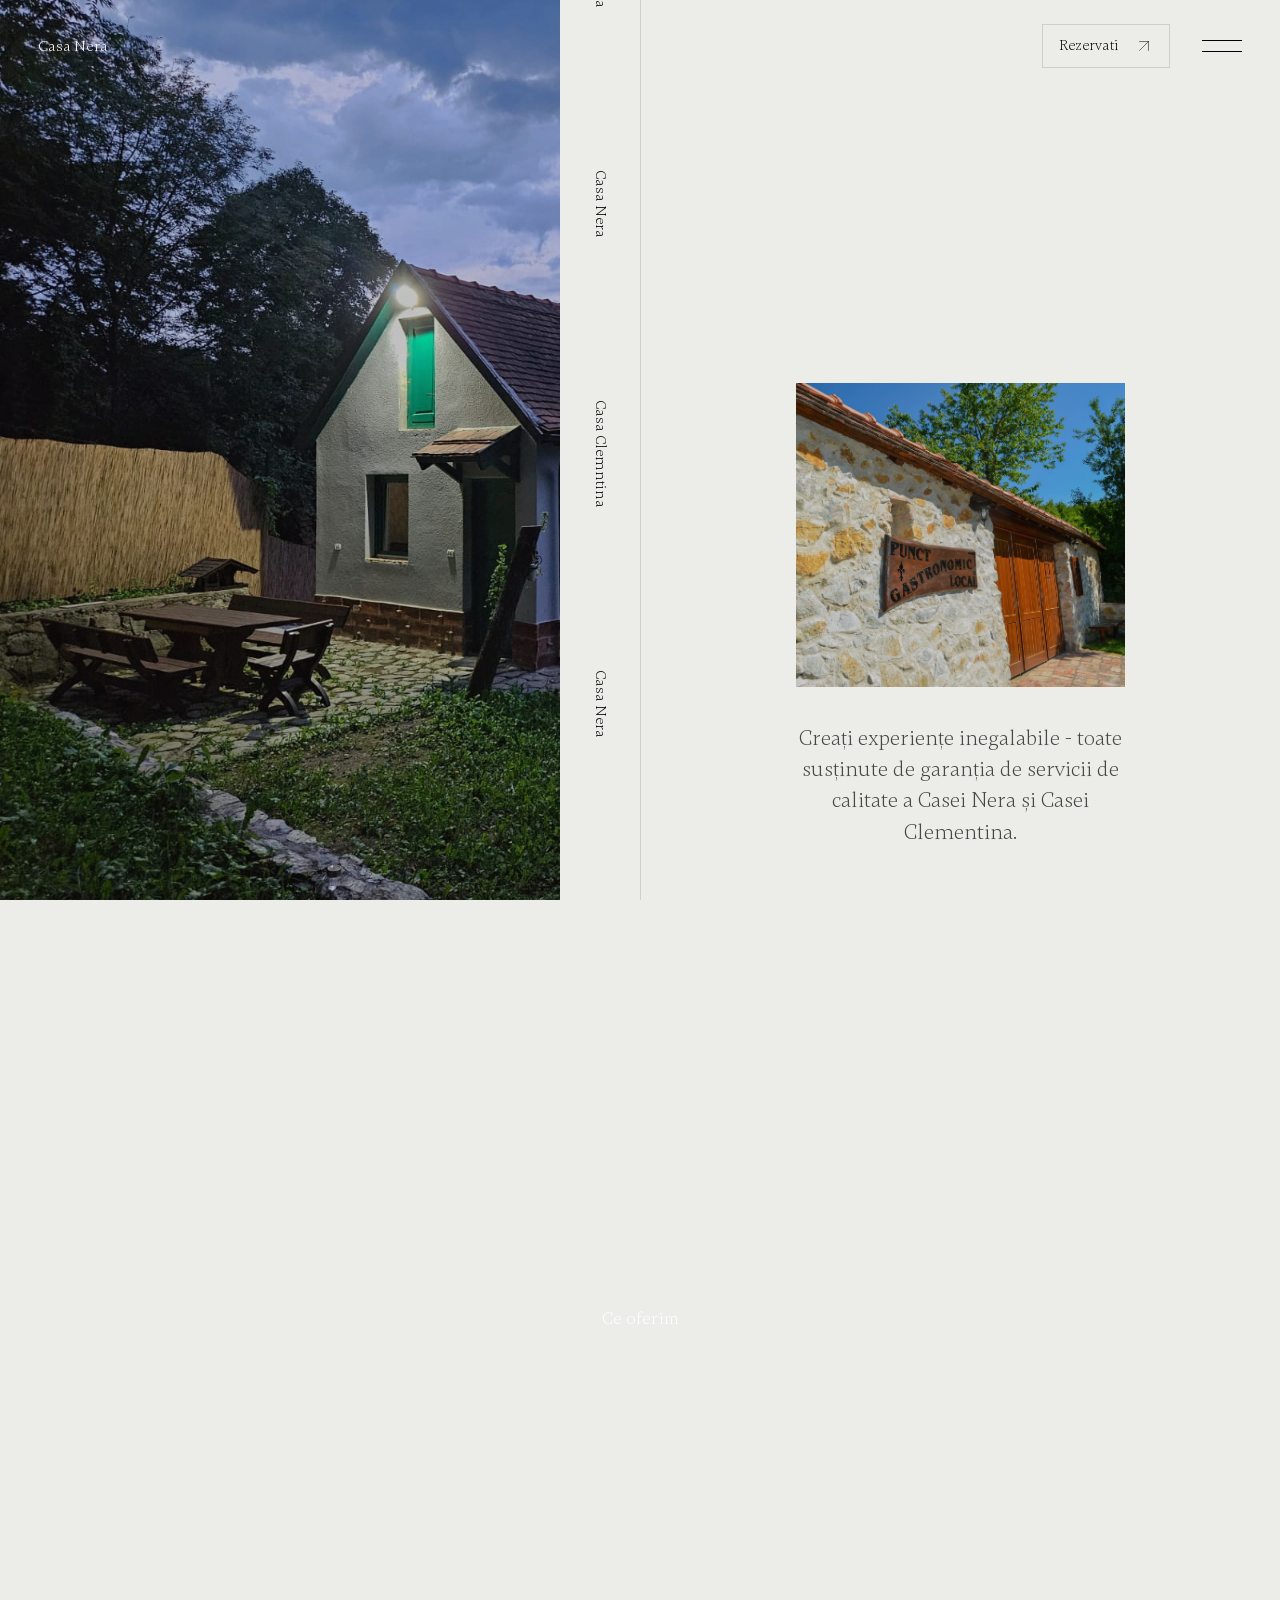
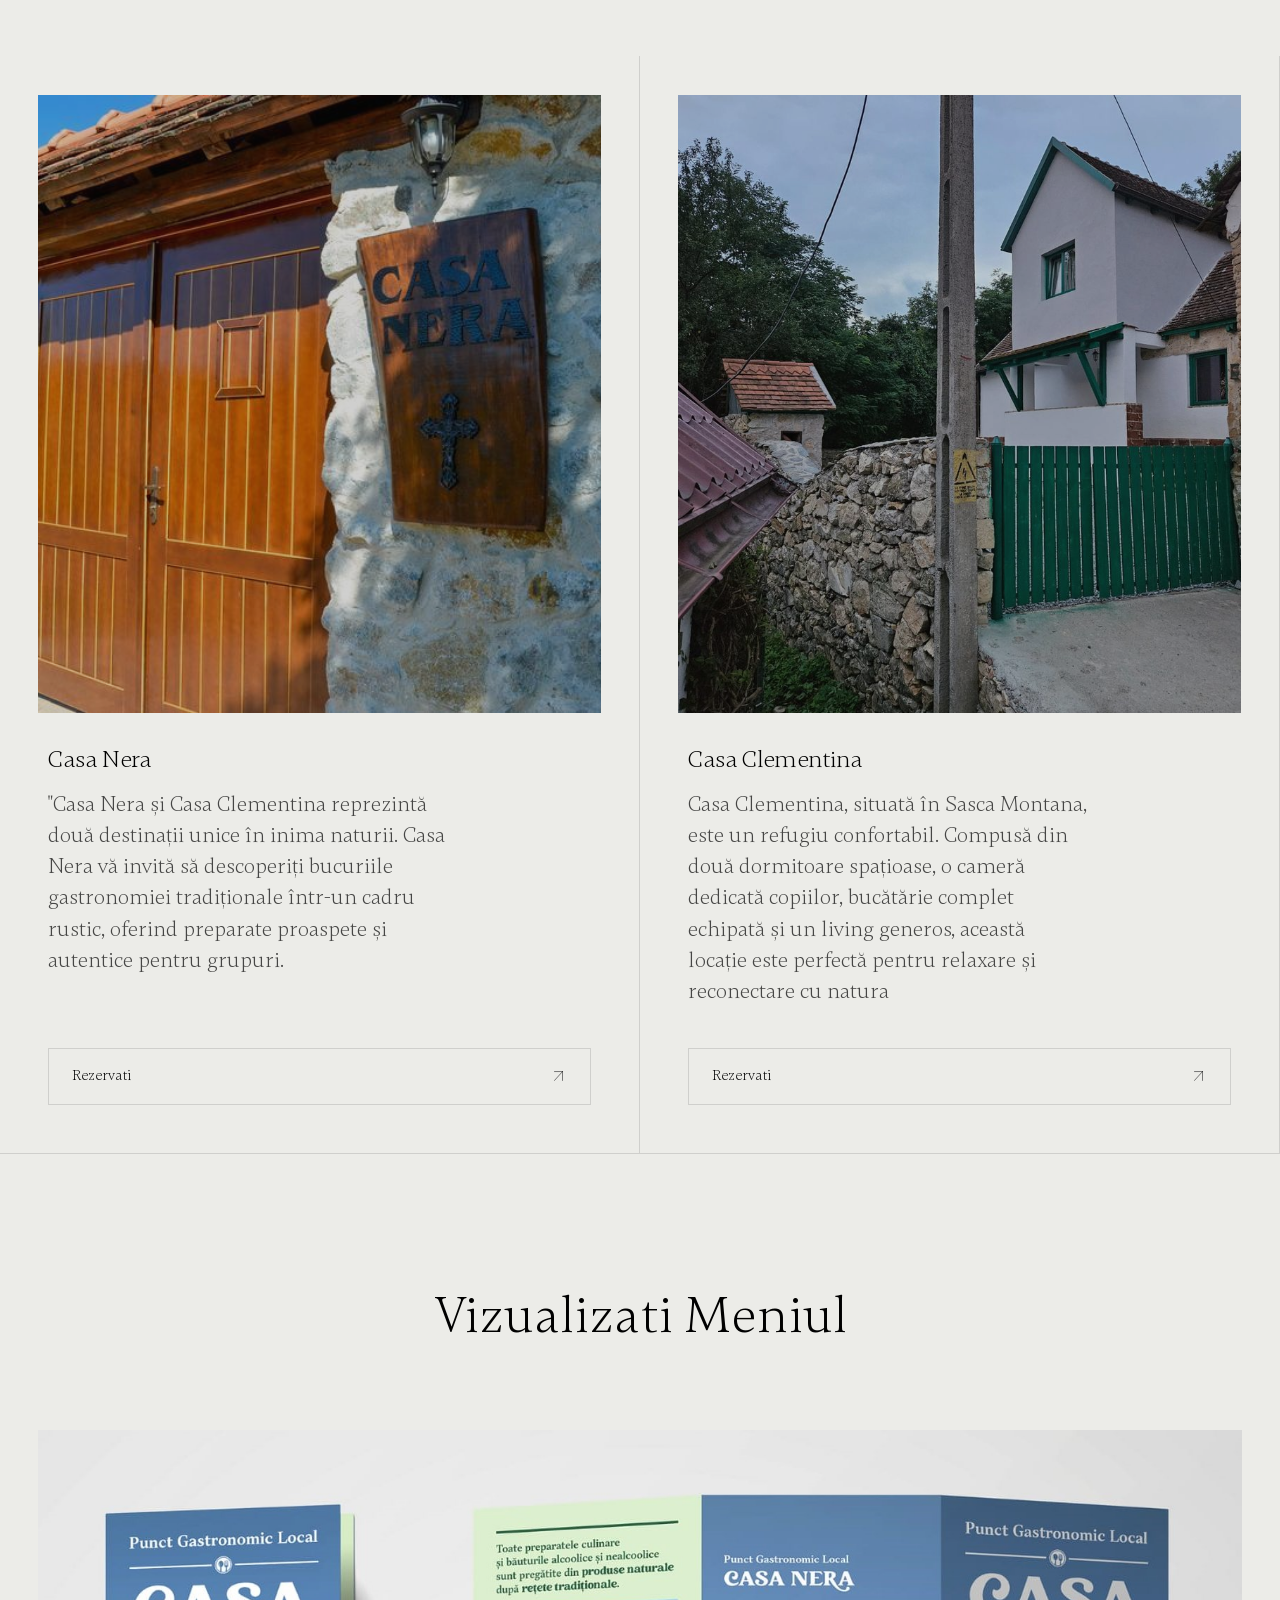
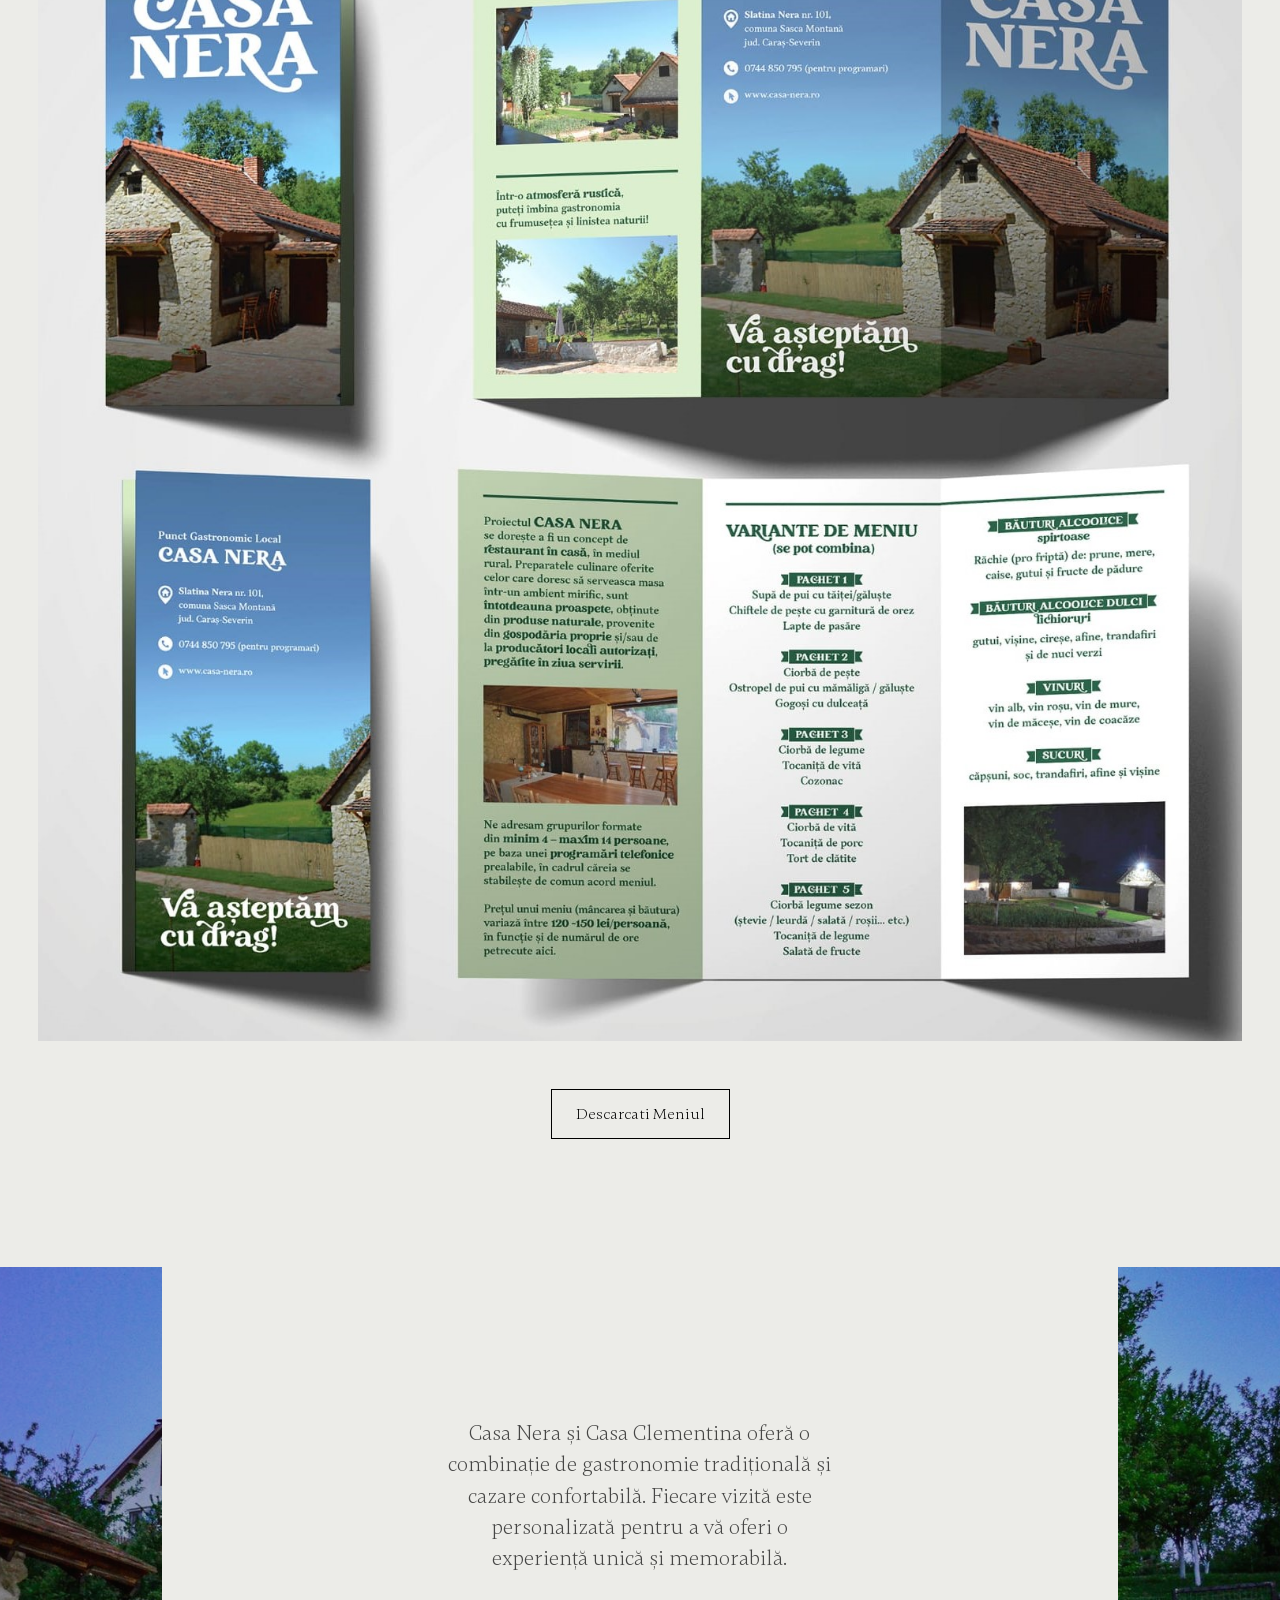
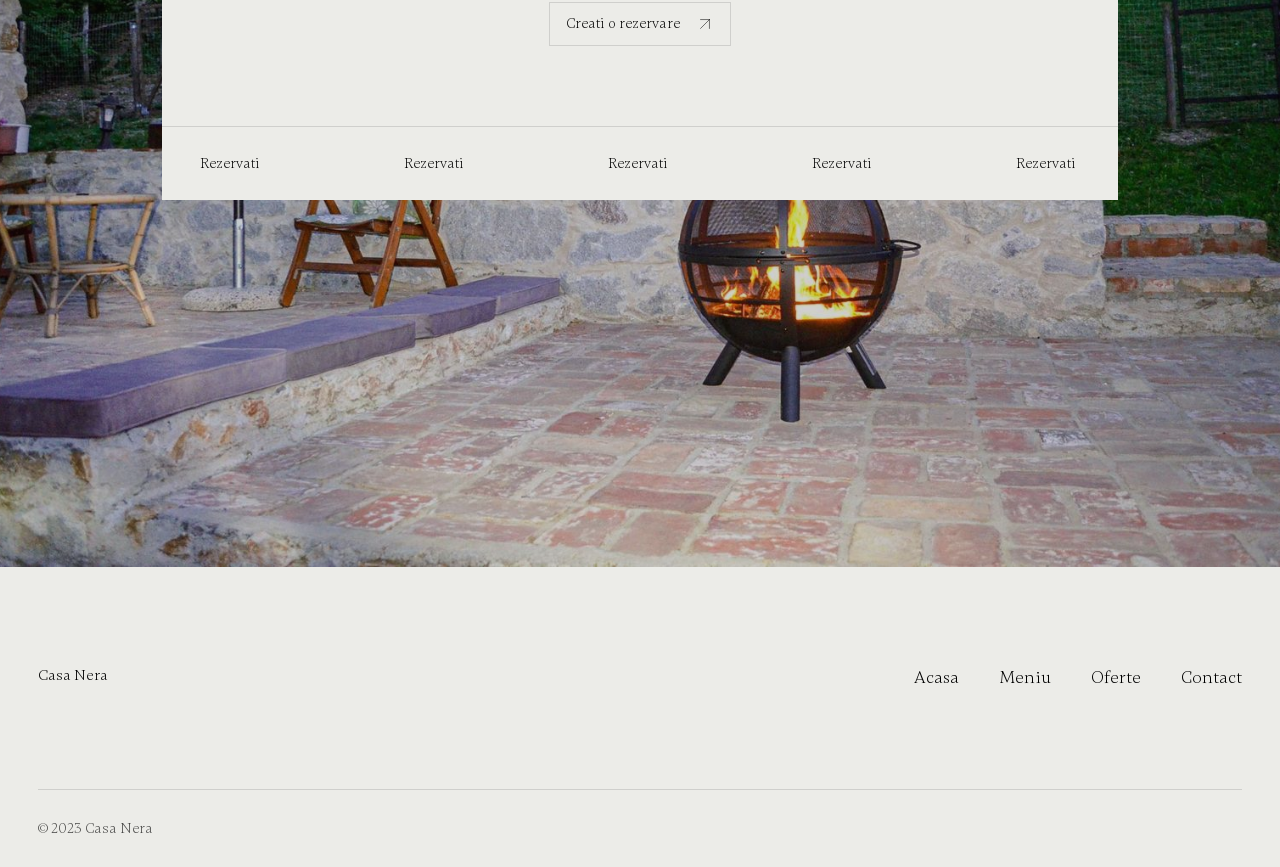
<file: oferte.html>
<!DOCTYPE html><!--  Last Published: Fri Mar 20 2026 11:11:16 GMT+0000 (Coordinated Universal Time)  -->
<html data-wf-page="63de4d24dd1066077b16ff43" data-wf-site="63de4d23dd10663c3e16ff34">
<head>
  <meta charset="utf-8">
  <title>Oferte | Casa Nera</title>
  <meta content="Oferte | Casa Nera" property="og:title">
  <meta content="Oferte | Casa Nera" property="twitter:title">
  <meta content="width=device-width, initial-scale=1" name="viewport">
  <link href="css/normalize.css" rel="stylesheet" type="text/css">
  <link href="css/webflow.css" rel="stylesheet" type="text/css">
  <link href="css/casanera.webflow.css" rel="stylesheet" type="text/css">
  <script type="text/javascript">!function(o,c){var n=c.documentElement,t=" w-mod-";n.className+=t+"js",("ontouchstart"in o||o.DocumentTouch&&c instanceof DocumentTouch)&&(n.className+=t+"touch")}(window,document);</script>
  <link href="images/favicon.png" rel="shortcut icon" type="image/x-icon">
  <link href="images/webclip.png" rel="apple-touch-icon"><!--  Please keep this css code to improve the font quality -->
  <style>
  * {
  -webkit-font-smoothing: antialiased;
  -moz-osx-font-smoothing: grayscale;
}
  .w-webflow-badge{
  display: none !important;
  }
</style>
  <title>Oferte</title>
</head>
<body>
  <div class="page-wrapper">
    <div class="preloader">
      <div class="clip">
        <div class="preloader-logo">
          <div>Casa Nera</div>
        </div>
        <div class="preloader-logo preloader-bottom">
          <div>Services</div>
        </div>
      </div>
    </div>
    <main class="main-wrapper">
      <div data-animation="default" data-collapse="none" data-duration="400" data-easing="ease" data-easing2="ease" role="banner" class="navbar w-nav">
        <div class="padding-horizontal">
          <div class="navbar-block">
            <div id="w-node-dc1a5b8c-aded-519a-ccf9-36a4c4a9a222-c4a9a21f" class="navbar-base">
              <div class="padding-horizontal padding-medium">
                <div class="navbar-left">
                  <a href="index.html" class="navbar-brand w-nav-brand">
                    <div>Casa Nera</div>
                  </a>
                </div>
              </div>
            </div>
            <div class="navbar-base">
              <div class="padding-horizontal padding-medium">
                <nav role="navigation" class="navbar-right w-nav-menu">
                  <a href="contact.html" class="button is-icon hide-tablet w-inline-block">
                    <div class="clip">
                      <div class="button-text">
                        <div class="text-size-tiny text-color-black">Rezervati</div>
                      </div>
                      <div class="button-text button-text-bottom">
                        <div class="text-size-tiny text-color-black">Rezervati</div>
                      </div>
                    </div>
                    <div class="clip">
                      <div class="button-icon"><img src="images/Right-arrow-slant---dark.svg" loading="lazy" alt="" class="icon-1x1-small"></div>
                      <div class="button-icon button-icon-bottom"><img src="images/Right-arrow-slant---dark.svg" loading="lazy" alt="" class="icon-1x1-small"></div>
                    </div>
                  </a>
                  <div id="w-node-dee88b6d-1f75-d5a0-5f6c-453475e46f03-c4a9a21f" class="dropdown-overlay"></div>
                  <div data-hover="false" data-delay="800" data-w-id="82079aa4-fa25-036c-ab73-759e534c621b" class="menu-dropdown w-dropdown">
                    <div class="menu-toggle w-dropdown-toggle">
                      <div class="navbar-menu">
                        <div class="navbar-menu-line"></div>
                        <div class="toggle-spacer"></div>
                        <div class="navbar-menu-line"></div>
                      </div>
                    </div>
                    <nav class="menu-toggle-list w-dropdown-list">
                      <div class="navbar-mega-base">
                        <div class="padding-horizontal padding-medium">
                          <div class="navbar-mega-content">
                            <div class="clip">
                              <div class="into-view-1">
                                <a href="index.html" class="navbar-mega-link w-inline-block">
                                  <div class="heading-style-h2">Home</div>
                                </a>
                              </div>
                            </div>
                            <div class="clip">
                              <div class="into-view-3">
                                <a href="oferte.html" aria-current="page" class="navbar-mega-link w-inline-block w--current">
                                  <div class="heading-style-h2">Oferte</div>
                                </a>
                              </div>
                            </div>
                            <div class="clip">
                              <div class="into-view-5">
                                <a href="contact.html" class="navbar-mega-link w-inline-block">
                                  <div class="heading-style-h2">Contact</div>
                                </a>
                              </div>
                            </div>
                            <div class="clip">
                              <div class="into-view-5">
                                <a href="images/19.jpeg" class="navbar-mega-link w-inline-block">
                                  <div class="heading-style-h2">Meniu</div>
                                </a>
                              </div>
                            </div>
                          </div>
                        </div>
                      </div>
                    </nav>
                  </div>
                </nav>
                <div class="w-nav-button">
                  <div class="w-icon-nav-menu"></div>
                </div>
              </div>
            </div>
          </div>
        </div>
      </div>
      <div class="services-hero">
        <div data-w-id="ae6a4436-ce25-7105-7725-27e5a102dde1" class="services-block">
          <div id="w-node-c402ff5c-ff3d-ba1c-fb40-50b8b3b83d0e-7b16ff43" class="basic-hero-left">
            <div id="w-node-c402ff5c-ff3d-ba1c-fb40-50b8b3b83d0f-7b16ff43" class="basic-hero-side">
              <div class="image-overlay"></div><img src="images/WhatsApp-Image-2023-07-25-at-13.15.16-1.jpeg" loading="lazy" alt="" class="image-fill">
            </div>
          </div>
          <div id="w-node-c402ff5c-ff3d-ba1c-fb40-50b8b3b83d12-7b16ff43" class="strip-loop">
            <div class="home-hero-strip">
              <div class="rotate-text">
                <div class="text-size-xsmall">Wine country</div>
                <div class="text-size-xsmall">Four locations</div>
                <div class="text-size-xsmall">Wine country</div>
                <div class="text-size-xsmall">Four locations</div>
                <div class="text-size-xsmall">Wine country</div>
              </div>
              <div class="rotate-text">
                <div class="text-size-xsmall">Casa Nera</div>
                <div class="text-size-xsmall">Casa Clemntina</div>
                <div class="text-size-xsmall">Casa Nera</div>
                <div class="text-size-xsmall">Casa Clemntina</div>
                <div class="text-size-xsmall">Casa Nera</div>
              </div>
            </div>
          </div>
          <div id="w-node-_9fbfc092-26d7-89b3-4dbc-45486da29365-7b16ff43" class="services-hero-right">
            <div class="padding-horizontal padding-large">
              <div class="service-hero-content">
                <div id="w-node-_17f86c30-aa71-3f7c-9283-387a425aeb21-7b16ff43" data-w-id="17f86c30-aa71-3f7c-9283-387a425aeb21">
                  <div class="home-hero-heading">
                    <h1 class="heading-style-h1 text-align-center"><span style="-webkit-transform:translate3d(0%, 100%, 0) scale3d(1, 1, 1) rotateX(90deg) rotateY(0deg) rotateZ(0) skew(0, 0);-moz-transform:translate3d(0%, 100%, 0) scale3d(1, 1, 1) rotateX(90deg) rotateY(0deg) rotateZ(0) skew(0, 0);-ms-transform:translate3d(0%, 100%, 0) scale3d(1, 1, 1) rotateX(90deg) rotateY(0deg) rotateZ(0) skew(0, 0);transform:translate3d(0%, 100%, 0) scale3d(1, 1, 1) rotateX(90deg) rotateY(0deg) rotateZ(0) skew(0, 0);transform-style:preserve-3d;opacity:0" class="letter-1">O</span><span style="-webkit-transform:translate3d(0%, 100%, 0) scale3d(1, 1, 1) rotateX(90deg) rotateY(0deg) rotateZ(0) skew(0, 0);-moz-transform:translate3d(0%, 100%, 0) scale3d(1, 1, 1) rotateX(90deg) rotateY(0deg) rotateZ(0) skew(0, 0);-ms-transform:translate3d(0%, 100%, 0) scale3d(1, 1, 1) rotateX(90deg) rotateY(0deg) rotateZ(0) skew(0, 0);transform:translate3d(0%, 100%, 0) scale3d(1, 1, 1) rotateX(90deg) rotateY(0deg) rotateZ(0) skew(0, 0);transform-style:preserve-3d;opacity:0" class="letter-2">f</span><span style="-webkit-transform:translate3d(0%, 100%, 0) scale3d(1, 1, 1) rotateX(90deg) rotateY(0deg) rotateZ(0) skew(0, 0);-moz-transform:translate3d(0%, 100%, 0) scale3d(1, 1, 1) rotateX(90deg) rotateY(0deg) rotateZ(0) skew(0, 0);-ms-transform:translate3d(0%, 100%, 0) scale3d(1, 1, 1) rotateX(90deg) rotateY(0deg) rotateZ(0) skew(0, 0);transform:translate3d(0%, 100%, 0) scale3d(1, 1, 1) rotateX(90deg) rotateY(0deg) rotateZ(0) skew(0, 0);transform-style:preserve-3d;opacity:0" class="letter-3">e</span><span style="-webkit-transform:translate3d(0%, 100%, 0) scale3d(1, 1, 1) rotateX(90deg) rotateY(0deg) rotateZ(0) skew(0, 0);-moz-transform:translate3d(0%, 100%, 0) scale3d(1, 1, 1) rotateX(90deg) rotateY(0deg) rotateZ(0) skew(0, 0);-ms-transform:translate3d(0%, 100%, 0) scale3d(1, 1, 1) rotateX(90deg) rotateY(0deg) rotateZ(0) skew(0, 0);transform:translate3d(0%, 100%, 0) scale3d(1, 1, 1) rotateX(90deg) rotateY(0deg) rotateZ(0) skew(0, 0);transform-style:preserve-3d;opacity:0" class="letter-4">r</span><span style="-webkit-transform:translate3d(0%, 100%, 0) scale3d(1, 1, 1) rotateX(90deg) rotateY(0deg) rotateZ(0) skew(0, 0);-moz-transform:translate3d(0%, 100%, 0) scale3d(1, 1, 1) rotateX(90deg) rotateY(0deg) rotateZ(0) skew(0, 0);-ms-transform:translate3d(0%, 100%, 0) scale3d(1, 1, 1) rotateX(90deg) rotateY(0deg) rotateZ(0) skew(0, 0);transform:translate3d(0%, 100%, 0) scale3d(1, 1, 1) rotateX(90deg) rotateY(0deg) rotateZ(0) skew(0, 0);transform-style:preserve-3d;opacity:0" class="letter-5">t</span><span style="-webkit-transform:translate3d(0%, 100%, 0) scale3d(1, 1, 1) rotateX(90deg) rotateY(0deg) rotateZ(0) skew(0, 0);-moz-transform:translate3d(0%, 100%, 0) scale3d(1, 1, 1) rotateX(90deg) rotateY(0deg) rotateZ(0) skew(0, 0);-ms-transform:translate3d(0%, 100%, 0) scale3d(1, 1, 1) rotateX(90deg) rotateY(0deg) rotateZ(0) skew(0, 0);transform:translate3d(0%, 100%, 0) scale3d(1, 1, 1) rotateX(90deg) rotateY(0deg) rotateZ(0) skew(0, 0);transform-style:preserve-3d;opacity:0" class="letter-6">e</span><span style="-webkit-transform:translate3d(0%, 100%, 0) scale3d(1, 1, 1) rotateX(90deg) rotateY(0deg) rotateZ(0) skew(0, 0);-moz-transform:translate3d(0%, 100%, 0) scale3d(1, 1, 1) rotateX(90deg) rotateY(0deg) rotateZ(0) skew(0, 0);-ms-transform:translate3d(0%, 100%, 0) scale3d(1, 1, 1) rotateX(90deg) rotateY(0deg) rotateZ(0) skew(0, 0);transform:translate3d(0%, 100%, 0) scale3d(1, 1, 1) rotateX(90deg) rotateY(0deg) rotateZ(0) skew(0, 0);transform-style:preserve-3d;opacity:0" class="letter-7">l</span><span style="-webkit-transform:translate3d(0%, 100%, 0) scale3d(1, 1, 1) rotateX(90deg) rotateY(0deg) rotateZ(0) skew(0, 0);-moz-transform:translate3d(0%, 100%, 0) scale3d(1, 1, 1) rotateX(90deg) rotateY(0deg) rotateZ(0) skew(0, 0);-ms-transform:translate3d(0%, 100%, 0) scale3d(1, 1, 1) rotateX(90deg) rotateY(0deg) rotateZ(0) skew(0, 0);transform:translate3d(0%, 100%, 0) scale3d(1, 1, 1) rotateX(90deg) rotateY(0deg) rotateZ(0) skew(0, 0);transform-style:preserve-3d;opacity:0" class="letter-8">e</span></h1>
                  </div>
                  <div class="home-hero-heading">
                    <h1 class="heading-style-h1 text-align-center"><span style="-webkit-transform:translate3d(0%, 100%, 0) scale3d(1, 1, 1) rotateX(90deg) rotateY(0deg) rotateZ(0) skew(0, 0);-moz-transform:translate3d(0%, 100%, 0) scale3d(1, 1, 1) rotateX(90deg) rotateY(0deg) rotateZ(0) skew(0, 0);-ms-transform:translate3d(0%, 100%, 0) scale3d(1, 1, 1) rotateX(90deg) rotateY(0deg) rotateZ(0) skew(0, 0);transform:translate3d(0%, 100%, 0) scale3d(1, 1, 1) rotateX(90deg) rotateY(0deg) rotateZ(0) skew(0, 0);transform-style:preserve-3d;opacity:0" class="letter-1">n</span><span style="-webkit-transform:translate3d(0%, 100%, 0) scale3d(1, 1, 1) rotateX(90deg) rotateY(0deg) rotateZ(0) skew(0, 0);-moz-transform:translate3d(0%, 100%, 0) scale3d(1, 1, 1) rotateX(90deg) rotateY(0deg) rotateZ(0) skew(0, 0);-ms-transform:translate3d(0%, 100%, 0) scale3d(1, 1, 1) rotateX(90deg) rotateY(0deg) rotateZ(0) skew(0, 0);transform:translate3d(0%, 100%, 0) scale3d(1, 1, 1) rotateX(90deg) rotateY(0deg) rotateZ(0) skew(0, 0);transform-style:preserve-3d;opacity:0" class="letter-2">o</span><span style="-webkit-transform:translate3d(0%, 100%, 0) scale3d(1, 1, 1) rotateX(90deg) rotateY(0deg) rotateZ(0) skew(0, 0);-moz-transform:translate3d(0%, 100%, 0) scale3d(1, 1, 1) rotateX(90deg) rotateY(0deg) rotateZ(0) skew(0, 0);-ms-transform:translate3d(0%, 100%, 0) scale3d(1, 1, 1) rotateX(90deg) rotateY(0deg) rotateZ(0) skew(0, 0);transform:translate3d(0%, 100%, 0) scale3d(1, 1, 1) rotateX(90deg) rotateY(0deg) rotateZ(0) skew(0, 0);transform-style:preserve-3d;opacity:0" class="letter-3">a</span><span style="-webkit-transform:translate3d(0%, 100%, 0) scale3d(1, 1, 1) rotateX(90deg) rotateY(0deg) rotateZ(0) skew(0, 0);-moz-transform:translate3d(0%, 100%, 0) scale3d(1, 1, 1) rotateX(90deg) rotateY(0deg) rotateZ(0) skew(0, 0);-ms-transform:translate3d(0%, 100%, 0) scale3d(1, 1, 1) rotateX(90deg) rotateY(0deg) rotateZ(0) skew(0, 0);transform:translate3d(0%, 100%, 0) scale3d(1, 1, 1) rotateX(90deg) rotateY(0deg) rotateZ(0) skew(0, 0);transform-style:preserve-3d;opacity:0" class="letter-4">s</span><span style="-webkit-transform:translate3d(0%, 100%, 0) scale3d(1, 1, 1) rotateX(90deg) rotateY(0deg) rotateZ(0) skew(0, 0);-moz-transform:translate3d(0%, 100%, 0) scale3d(1, 1, 1) rotateX(90deg) rotateY(0deg) rotateZ(0) skew(0, 0);-ms-transform:translate3d(0%, 100%, 0) scale3d(1, 1, 1) rotateX(90deg) rotateY(0deg) rotateZ(0) skew(0, 0);transform:translate3d(0%, 100%, 0) scale3d(1, 1, 1) rotateX(90deg) rotateY(0deg) rotateZ(0) skew(0, 0);transform-style:preserve-3d;opacity:0" class="letter-5">t</span><span style="-webkit-transform:translate3d(0%, 100%, 0) scale3d(1, 1, 1) rotateX(90deg) rotateY(0deg) rotateZ(0) skew(0, 0);-moz-transform:translate3d(0%, 100%, 0) scale3d(1, 1, 1) rotateX(90deg) rotateY(0deg) rotateZ(0) skew(0, 0);-ms-transform:translate3d(0%, 100%, 0) scale3d(1, 1, 1) rotateX(90deg) rotateY(0deg) rotateZ(0) skew(0, 0);transform:translate3d(0%, 100%, 0) scale3d(1, 1, 1) rotateX(90deg) rotateY(0deg) rotateZ(0) skew(0, 0);transform-style:preserve-3d;opacity:0" class="letter-6">r</span><span style="-webkit-transform:translate3d(0%, 100%, 0) scale3d(1, 1, 1) rotateX(90deg) rotateY(0deg) rotateZ(0) skew(0, 0);-moz-transform:translate3d(0%, 100%, 0) scale3d(1, 1, 1) rotateX(90deg) rotateY(0deg) rotateZ(0) skew(0, 0);-ms-transform:translate3d(0%, 100%, 0) scale3d(1, 1, 1) rotateX(90deg) rotateY(0deg) rotateZ(0) skew(0, 0);transform:translate3d(0%, 100%, 0) scale3d(1, 1, 1) rotateX(90deg) rotateY(0deg) rotateZ(0) skew(0, 0);transform-style:preserve-3d;opacity:0" class="letter-7">e</span></h1>
                  </div>
                </div>
                <div id="w-node-_02dd7956-2ad2-a067-fbd9-4781a67fbe5f-7b16ff43" class="service-hero-image">
                  <div class="image-overlay"></div><img src="images/5.jpeg" loading="lazy" alt="" class="image-fill">
                </div>
                <div id="w-node-_25b3e5f7-9b86-42e6-6803-9f2b5d81f263-7b16ff43" class="services-hero-description">
                  <p class="text-size-regular text-align-center text-color-grey">Creați experiențe inegalabile - toate susținute de garanția de servicii de calitate a Casei Nera și Casei Clementina.<a href="https://wevenue.webflow.io/contact"><br></a>
                  </p>
                </div>
              </div>
            </div>
          </div>
          <div id="w-node-d6a94b97-bcbe-09b0-4944-f04aae44023d-7b16ff43" class="basic-hero-bottom">
            <div class="padding-vertical padding-large">
              <div class="padding-horizontal padding-medium">
                <div class="services-bottom-content">
                  <div class="margin-bottom margin-small">
                    <div class="text-size-small text-align-center text-color-white">Ce oferim</div>
                  </div>
                  <div data-w-id="c494835e-0293-737b-e0f0-e27bf8a02fb5">
                    <div class="clip">
                      <h1 class="heading-style-h1 text-color-white text-align-center"><span style="-webkit-transform:translate3d(0%, 100%, 0) scale3d(1, 1, 1) rotateX(90deg) rotateY(0deg) rotateZ(0) skew(0, 0);-moz-transform:translate3d(0%, 100%, 0) scale3d(1, 1, 1) rotateX(90deg) rotateY(0deg) rotateZ(0) skew(0, 0);-ms-transform:translate3d(0%, 100%, 0) scale3d(1, 1, 1) rotateX(90deg) rotateY(0deg) rotateZ(0) skew(0, 0);transform:translate3d(0%, 100%, 0) scale3d(1, 1, 1) rotateX(90deg) rotateY(0deg) rotateZ(0) skew(0, 0);transform-style:preserve-3d;opacity:0" class="letter-1">A</span><span style="-webkit-transform:translate3d(0%, 100%, 0) scale3d(1, 1, 1) rotateX(90deg) rotateY(0deg) rotateZ(0) skew(0, 0);-moz-transform:translate3d(0%, 100%, 0) scale3d(1, 1, 1) rotateX(90deg) rotateY(0deg) rotateZ(0) skew(0, 0);-ms-transform:translate3d(0%, 100%, 0) scale3d(1, 1, 1) rotateX(90deg) rotateY(0deg) rotateZ(0) skew(0, 0);transform:translate3d(0%, 100%, 0) scale3d(1, 1, 1) rotateX(90deg) rotateY(0deg) rotateZ(0) skew(0, 0);transform-style:preserve-3d;opacity:0" class="letter-2">l</span><span style="-webkit-transform:translate3d(0%, 100%, 0) scale3d(1, 1, 1) rotateX(90deg) rotateY(0deg) rotateZ(0) skew(0, 0);-moz-transform:translate3d(0%, 100%, 0) scale3d(1, 1, 1) rotateX(90deg) rotateY(0deg) rotateZ(0) skew(0, 0);-ms-transform:translate3d(0%, 100%, 0) scale3d(1, 1, 1) rotateX(90deg) rotateY(0deg) rotateZ(0) skew(0, 0);transform:translate3d(0%, 100%, 0) scale3d(1, 1, 1) rotateX(90deg) rotateY(0deg) rotateZ(0) skew(0, 0);transform-style:preserve-3d;opacity:0" class="letter-3">e</span><span style="-webkit-transform:translate3d(0%, 100%, 0) scale3d(1, 1, 1) rotateX(90deg) rotateY(0deg) rotateZ(0) skew(0, 0);-moz-transform:translate3d(0%, 100%, 0) scale3d(1, 1, 1) rotateX(90deg) rotateY(0deg) rotateZ(0) skew(0, 0);-ms-transform:translate3d(0%, 100%, 0) scale3d(1, 1, 1) rotateX(90deg) rotateY(0deg) rotateZ(0) skew(0, 0);transform:translate3d(0%, 100%, 0) scale3d(1, 1, 1) rotateX(90deg) rotateY(0deg) rotateZ(0) skew(0, 0);transform-style:preserve-3d;opacity:0" class="letter-4">g</span><span style="-webkit-transform:translate3d(0%, 100%, 0) scale3d(1, 1, 1) rotateX(90deg) rotateY(0deg) rotateZ(0) skew(0, 0);-moz-transform:translate3d(0%, 100%, 0) scale3d(1, 1, 1) rotateX(90deg) rotateY(0deg) rotateZ(0) skew(0, 0);-ms-transform:translate3d(0%, 100%, 0) scale3d(1, 1, 1) rotateX(90deg) rotateY(0deg) rotateZ(0) skew(0, 0);transform:translate3d(0%, 100%, 0) scale3d(1, 1, 1) rotateX(90deg) rotateY(0deg) rotateZ(0) skew(0, 0);transform-style:preserve-3d;opacity:0" class="letter-5">e</span><span style="-webkit-transform:translate3d(0%, 100%, 0) scale3d(1, 1, 1) rotateX(90deg) rotateY(0deg) rotateZ(0) skew(0, 0);-moz-transform:translate3d(0%, 100%, 0) scale3d(1, 1, 1) rotateX(90deg) rotateY(0deg) rotateZ(0) skew(0, 0);-ms-transform:translate3d(0%, 100%, 0) scale3d(1, 1, 1) rotateX(90deg) rotateY(0deg) rotateZ(0) skew(0, 0);transform:translate3d(0%, 100%, 0) scale3d(1, 1, 1) rotateX(90deg) rotateY(0deg) rotateZ(0) skew(0, 0);transform-style:preserve-3d;opacity:0" class="letter-6">t</span><span style="-webkit-transform:translate3d(0%, 100%, 0) scale3d(1, 1, 1) rotateX(90deg) rotateY(0deg) rotateZ(0) skew(0, 0);-moz-transform:translate3d(0%, 100%, 0) scale3d(1, 1, 1) rotateX(90deg) rotateY(0deg) rotateZ(0) skew(0, 0);-ms-transform:translate3d(0%, 100%, 0) scale3d(1, 1, 1) rotateX(90deg) rotateY(0deg) rotateZ(0) skew(0, 0);transform:translate3d(0%, 100%, 0) scale3d(1, 1, 1) rotateX(90deg) rotateY(0deg) rotateZ(0) skew(0, 0);transform-style:preserve-3d;opacity:0" class="letter-7">i</span><span style="-webkit-transform:translate3d(0%, 100%, 0) scale3d(1, 1, 1) rotateX(90deg) rotateY(0deg) rotateZ(0) skew(0, 0);-moz-transform:translate3d(0%, 100%, 0) scale3d(1, 1, 1) rotateX(90deg) rotateY(0deg) rotateZ(0) skew(0, 0);-ms-transform:translate3d(0%, 100%, 0) scale3d(1, 1, 1) rotateX(90deg) rotateY(0deg) rotateZ(0) skew(0, 0);transform:translate3d(0%, 100%, 0) scale3d(1, 1, 1) rotateX(90deg) rotateY(0deg) rotateZ(0) skew(0, 0);transform-style:preserve-3d;opacity:0" class="letter-8">-</span><span style="-webkit-transform:translate3d(0%, 100%, 0) scale3d(1, 1, 1) rotateX(90deg) rotateY(0deg) rotateZ(0) skew(0, 0);-moz-transform:translate3d(0%, 100%, 0) scale3d(1, 1, 1) rotateX(90deg) rotateY(0deg) rotateZ(0) skew(0, 0);-ms-transform:translate3d(0%, 100%, 0) scale3d(1, 1, 1) rotateX(90deg) rotateY(0deg) rotateZ(0) skew(0, 0);transform:translate3d(0%, 100%, 0) scale3d(1, 1, 1) rotateX(90deg) rotateY(0deg) rotateZ(0) skew(0, 0);transform-style:preserve-3d;opacity:0" class="letter-9">v</span><span style="-webkit-transform:translate3d(0%, 100%, 0) scale3d(1, 1, 1) rotateX(90deg) rotateY(0deg) rotateZ(0) skew(0, 0);-moz-transform:translate3d(0%, 100%, 0) scale3d(1, 1, 1) rotateX(90deg) rotateY(0deg) rotateZ(0) skew(0, 0);-ms-transform:translate3d(0%, 100%, 0) scale3d(1, 1, 1) rotateX(90deg) rotateY(0deg) rotateZ(0) skew(0, 0);transform:translate3d(0%, 100%, 0) scale3d(1, 1, 1) rotateX(90deg) rotateY(0deg) rotateZ(0) skew(0, 0);transform-style:preserve-3d;opacity:0" class="letter-10">a</span></h1>
                    </div>
                    <div class="clip">
                      <h1 class="heading-style-h1 text-color-white text-align-center"><span style="-webkit-transform:translate3d(0%, 100%, 0) scale3d(1, 1, 1) rotateX(90deg) rotateY(0deg) rotateZ(0) skew(0, 0);-moz-transform:translate3d(0%, 100%, 0) scale3d(1, 1, 1) rotateX(90deg) rotateY(0deg) rotateZ(0) skew(0, 0);-ms-transform:translate3d(0%, 100%, 0) scale3d(1, 1, 1) rotateX(90deg) rotateY(0deg) rotateZ(0) skew(0, 0);transform:translate3d(0%, 100%, 0) scale3d(1, 1, 1) rotateX(90deg) rotateY(0deg) rotateZ(0) skew(0, 0);transform-style:preserve-3d;opacity:0" class="letter-1">e</span><span style="-webkit-transform:translate3d(0%, 100%, 0) scale3d(1, 1, 1) rotateX(90deg) rotateY(0deg) rotateZ(0) skew(0, 0);-moz-transform:translate3d(0%, 100%, 0) scale3d(1, 1, 1) rotateX(90deg) rotateY(0deg) rotateZ(0) skew(0, 0);-ms-transform:translate3d(0%, 100%, 0) scale3d(1, 1, 1) rotateX(90deg) rotateY(0deg) rotateZ(0) skew(0, 0);transform:translate3d(0%, 100%, 0) scale3d(1, 1, 1) rotateX(90deg) rotateY(0deg) rotateZ(0) skew(0, 0);transform-style:preserve-3d;opacity:0" class="letter-2">x</span><span style="-webkit-transform:translate3d(0%, 100%, 0) scale3d(1, 1, 1) rotateX(90deg) rotateY(0deg) rotateZ(0) skew(0, 0);-moz-transform:translate3d(0%, 100%, 0) scale3d(1, 1, 1) rotateX(90deg) rotateY(0deg) rotateZ(0) skew(0, 0);-ms-transform:translate3d(0%, 100%, 0) scale3d(1, 1, 1) rotateX(90deg) rotateY(0deg) rotateZ(0) skew(0, 0);transform:translate3d(0%, 100%, 0) scale3d(1, 1, 1) rotateX(90deg) rotateY(0deg) rotateZ(0) skew(0, 0);transform-style:preserve-3d;opacity:0" class="letter-3">p</span><span style="-webkit-transform:translate3d(0%, 100%, 0) scale3d(1, 1, 1) rotateX(90deg) rotateY(0deg) rotateZ(0) skew(0, 0);-moz-transform:translate3d(0%, 100%, 0) scale3d(1, 1, 1) rotateX(90deg) rotateY(0deg) rotateZ(0) skew(0, 0);-ms-transform:translate3d(0%, 100%, 0) scale3d(1, 1, 1) rotateX(90deg) rotateY(0deg) rotateZ(0) skew(0, 0);transform:translate3d(0%, 100%, 0) scale3d(1, 1, 1) rotateX(90deg) rotateY(0deg) rotateZ(0) skew(0, 0);transform-style:preserve-3d;opacity:0" class="letter-4">e</span><span style="-webkit-transform:translate3d(0%, 100%, 0) scale3d(1, 1, 1) rotateX(90deg) rotateY(0deg) rotateZ(0) skew(0, 0);-moz-transform:translate3d(0%, 100%, 0) scale3d(1, 1, 1) rotateX(90deg) rotateY(0deg) rotateZ(0) skew(0, 0);-ms-transform:translate3d(0%, 100%, 0) scale3d(1, 1, 1) rotateX(90deg) rotateY(0deg) rotateZ(0) skew(0, 0);transform:translate3d(0%, 100%, 0) scale3d(1, 1, 1) rotateX(90deg) rotateY(0deg) rotateZ(0) skew(0, 0);transform-style:preserve-3d;opacity:0" class="letter-5">r</span><span style="-webkit-transform:translate3d(0%, 100%, 0) scale3d(1, 1, 1) rotateX(90deg) rotateY(0deg) rotateZ(0) skew(0, 0);-moz-transform:translate3d(0%, 100%, 0) scale3d(1, 1, 1) rotateX(90deg) rotateY(0deg) rotateZ(0) skew(0, 0);-ms-transform:translate3d(0%, 100%, 0) scale3d(1, 1, 1) rotateX(90deg) rotateY(0deg) rotateZ(0) skew(0, 0);transform:translate3d(0%, 100%, 0) scale3d(1, 1, 1) rotateX(90deg) rotateY(0deg) rotateZ(0) skew(0, 0);transform-style:preserve-3d;opacity:0" class="letter-6">i</span><span style="-webkit-transform:translate3d(0%, 100%, 0) scale3d(1, 1, 1) rotateX(90deg) rotateY(0deg) rotateZ(0) skew(0, 0);-moz-transform:translate3d(0%, 100%, 0) scale3d(1, 1, 1) rotateX(90deg) rotateY(0deg) rotateZ(0) skew(0, 0);-ms-transform:translate3d(0%, 100%, 0) scale3d(1, 1, 1) rotateX(90deg) rotateY(0deg) rotateZ(0) skew(0, 0);transform:translate3d(0%, 100%, 0) scale3d(1, 1, 1) rotateX(90deg) rotateY(0deg) rotateZ(0) skew(0, 0);transform-style:preserve-3d;opacity:0" class="letter-7">e</span><span style="-webkit-transform:translate3d(0%, 100%, 0) scale3d(1, 1, 1) rotateX(90deg) rotateY(0deg) rotateZ(0) skew(0, 0);-moz-transform:translate3d(0%, 100%, 0) scale3d(1, 1, 1) rotateX(90deg) rotateY(0deg) rotateZ(0) skew(0, 0);-ms-transform:translate3d(0%, 100%, 0) scale3d(1, 1, 1) rotateX(90deg) rotateY(0deg) rotateZ(0) skew(0, 0);transform:translate3d(0%, 100%, 0) scale3d(1, 1, 1) rotateX(90deg) rotateY(0deg) rotateZ(0) skew(0, 0);transform-style:preserve-3d;opacity:0" class="letter-8">n</span><span style="-webkit-transform:translate3d(0%, 100%, 0) scale3d(1, 1, 1) rotateX(90deg) rotateY(0deg) rotateZ(0) skew(0, 0);-moz-transform:translate3d(0%, 100%, 0) scale3d(1, 1, 1) rotateX(90deg) rotateY(0deg) rotateZ(0) skew(0, 0);-ms-transform:translate3d(0%, 100%, 0) scale3d(1, 1, 1) rotateX(90deg) rotateY(0deg) rotateZ(0) skew(0, 0);transform:translate3d(0%, 100%, 0) scale3d(1, 1, 1) rotateX(90deg) rotateY(0deg) rotateZ(0) skew(0, 0);transform-style:preserve-3d;opacity:0" class="letter-9">ta</span></h1>
                    </div>
                  </div>
                </div>
              </div>
            </div>
          </div>
        </div>
      </div>
      <div class="service-items">
        <div class="services-list">
          <div class="padding-vertical">
            <div class="services-item">
              <div class="padding-horizontal padding-medium">
                <div class="service-item-grid">
                  <div id="w-node-_47e204c0-7dbc-92ce-a074-2ffb3ccecca3-3ccecca0" data-w-id="47e204c0-7dbc-92ce-a074-2ffb3ccecca3" class="service-item-image">
                    <div class="service-image-height"></div><img src="images/13.jpeg" loading="lazy" alt="" sizes="(max-width: 479px) 92vw, (max-width: 767px) 95vw, (max-width: 1439px) 45vw, 49vw" srcset="images/13-p-500.jpeg 500w, images/13-p-800.jpeg 800w, images/13-p-1080.jpeg 1080w, images/13-p-1600.jpeg 1600w, images/13.jpeg 1971w" class="image-fill">
                    <div class="image-overlay"></div>
                  </div>
                  <div id="w-node-_60a001d4-e827-3e73-e248-2e1e0f78946d-3ccecca0" class="service-card-middle">
                    <div class="margin-bottom margin-xxsmall">
                      <h4 class="heading-style-h4">Casa Nera</h4>
                    </div>
                    <div class="service-card-description">
                      <p class="text-size-regular text-color-grey">&quot;Casa Nera și Casa Clementina reprezintă două destinații unice în inima naturii. Casa Nera vă invită să descoperiți bucuriile gastronomiei tradiționale într-un cadru rustic, oferind preparate proaspete și autentice pentru grupuri.</p>
                    </div>
                  </div>
                  <div id="w-node-aec5f829-7f19-6fd9-4a90-0bec355b9e34-3ccecca0" class="service-card-middle">
                    <a href="contact.html" class="button is-icon is-large w-inline-block">
                      <div class="clip">
                        <div class="button-text">
                          <div class="text-size-tiny text-color-black">Rezervati</div>
                        </div>
                        <div class="button-text button-text-bottom">
                          <div class="text-size-tiny text-color-black">Rezervati</div>
                        </div>
                      </div>
                      <div class="clip">
                        <div class="button-icon"><img src="images/Right-arrow-slant---dark.svg" loading="lazy" alt="" class="icon-1x1-small"></div>
                        <div class="button-icon button-icon-bottom"><img src="images/Right-arrow-slant---dark.svg" loading="lazy" alt="" class="icon-1x1-small"></div>
                      </div>
                    </a>
                  </div>
                </div>
              </div>
            </div>
          </div>
          <div class="services-item">
            <div class="padding-horizontal padding-medium">
              <div class="service-item-grid">
                <div id="w-node-_47e204c0-7dbc-92ce-a074-2ffb3ccecca3-3ccecca0" data-w-id="47e204c0-7dbc-92ce-a074-2ffb3ccecca3" class="service-item-image">
                  <div class="service-image-height"></div><img src="images/WhatsApp-Image-2023-07-25-at-13.15.19-3.jpeg" loading="lazy" alt="" sizes="(max-width: 479px) 92vw, (max-width: 767px) 95vw, (max-width: 1439px) 45vw, 49vw" srcset="images/WhatsApp-Image-2023-07-25-at-13.15.19-3-p-500.jpeg 500w, images/WhatsApp-Image-2023-07-25-at-13.15.19-3-p-800.jpeg 800w, images/WhatsApp-Image-2023-07-25-at-13.15.19-3-p-1080.jpeg 1080w, images/WhatsApp-Image-2023-07-25-at-13.15.19-3.jpeg 1200w" class="image-fill">
                  <div class="image-overlay"></div>
                </div>
                <div id="w-node-_60a001d4-e827-3e73-e248-2e1e0f78946d-3ccecca0" class="service-card-middle">
                  <div class="margin-bottom margin-xxsmall">
                    <h4 class="heading-style-h4">Casa Clementina</h4>
                  </div>
                  <div class="service-card-description">
                    <p class="text-size-regular text-color-grey">Casa Clementina, situată în Sasca Montana, este un refugiu confortabil. Compusă din două dormitoare spațioase, o cameră dedicată copiilor, bucătărie complet echipată și un living generos, această locație este perfectă pentru relaxare și reconectare cu natura</p>
                  </div>
                </div>
                <div id="w-node-aec5f829-7f19-6fd9-4a90-0bec355b9e34-3ccecca0" class="service-card-middle">
                  <a href="contact.html" class="button is-icon is-large w-inline-block">
                    <div class="clip">
                      <div class="button-text">
                        <div class="text-size-tiny text-color-black">Rezervati</div>
                      </div>
                      <div class="button-text button-text-bottom">
                        <div class="text-size-tiny text-color-black">Rezervati</div>
                      </div>
                    </div>
                    <div class="clip">
                      <div class="button-icon"><img src="images/Right-arrow-slant---dark.svg" loading="lazy" alt="" class="icon-1x1-small"></div>
                      <div class="button-icon button-icon-bottom"><img src="images/Right-arrow-slant---dark.svg" loading="lazy" alt="" class="icon-1x1-small"></div>
                    </div>
                  </a>
                </div>
              </div>
            </div>
          </div>
        </div>
      </div>
      <div class="service-faq">
        <div>
          <div class="padding-vertical padding-xlarge">
            <div class="padding-horizontal padding-medium">
              <div class="margin-bottom margin-large">
                <div class="intro-block">
                  <p class="text-size-large text-align-center">Vizualizati Meniul</p>
                </div>
              </div>
              <div class="faq-block"><img src="images/19.jpeg" loading="lazy" sizes="(max-width: 479px) 92vw, (max-width: 991px) 95vw, (max-width: 1439px) 94vw, 1296px" srcset="images/19-p-500.jpeg 500w, images/19-p-800.jpeg 800w, images/19-p-1080.jpeg 1080w, images/19.jpeg 1525w" alt="">
                <div class="margin-top w-embed w-script"><button type="submit" onclick="downloadImage()" style="text-decoration: none;" class="button is-secondary download">Descarcati Meniul</button>
                  <script>
        function downloadImage() {
            var imageUrl = 'https://assets.website-files.com/63de4d23dd10663c3e16ff34/64bf83c821ecaafee8c4d9d6_19.jpeg';
            var a = document.createElement('a');
            a.href = imageUrl;
            a.download = '63de4d23dd10663c3e16ff34/64bf83c821ecaafee8c4d9d6_19.jpeg';
            document.body.appendChild(a);
            a.click();
            document.body.removeChild(a);
        }
    </script>
                </div>
              </div>
            </div>
          </div>
        </div>
      </div>
      <div class="basic-footer-action">
        <div data-w-id="b10508d3-5d53-5688-e5a3-ef9d928a6fa9" class="call-center">
          <div class="featured-background"><img src="images/11.jpeg" loading="lazy" sizes="100vw" srcset="images/11-p-500.jpeg 500w, images/11-p-800.jpeg 800w, images/11-p-1080.jpeg 1080w, images/11-p-1600.jpeg 1600w, images/11.jpeg 1898w" alt="" class="image-fill">
            <div class="image-overlay"></div>
          </div>
          <div class="padding-horizontal padding-medium">
            <div id="w-node-b10508d3-5d53-5688-e5a3-ef9d928a6fad-7b16ff43" class="call-center-block">
              <div class="padding-horizontal padding-medium">
                <div class="call-content">
                  <div class="call-intro">
                    <div data-w-id="828ef67a-e985-c637-03df-3fd6ac5d454f" class="margin-bottom">
                      <div class="clip">
                        <h2 class="heading-style-h2 text-align-center"><span style="-webkit-transform:translate3d(0%, 100%, 0) scale3d(1, 1, 1) rotateX(90deg) rotateY(0deg) rotateZ(0) skew(0, 0);-moz-transform:translate3d(0%, 100%, 0) scale3d(1, 1, 1) rotateX(90deg) rotateY(0deg) rotateZ(0) skew(0, 0);-ms-transform:translate3d(0%, 100%, 0) scale3d(1, 1, 1) rotateX(90deg) rotateY(0deg) rotateZ(0) skew(0, 0);transform:translate3d(0%, 100%, 0) scale3d(1, 1, 1) rotateX(90deg) rotateY(0deg) rotateZ(0) skew(0, 0);transform-style:preserve-3d;opacity:0" class="letter-1">R</span><span style="-webkit-transform:translate3d(0%, 100%, 0) scale3d(1, 1, 1) rotateX(90deg) rotateY(0deg) rotateZ(0) skew(0, 0);-moz-transform:translate3d(0%, 100%, 0) scale3d(1, 1, 1) rotateX(90deg) rotateY(0deg) rotateZ(0) skew(0, 0);-ms-transform:translate3d(0%, 100%, 0) scale3d(1, 1, 1) rotateX(90deg) rotateY(0deg) rotateZ(0) skew(0, 0);transform:translate3d(0%, 100%, 0) scale3d(1, 1, 1) rotateX(90deg) rotateY(0deg) rotateZ(0) skew(0, 0);transform-style:preserve-3d;opacity:0" class="letter-2">e</span><span style="-webkit-transform:translate3d(0%, 100%, 0) scale3d(1, 1, 1) rotateX(90deg) rotateY(0deg) rotateZ(0) skew(0, 0);-moz-transform:translate3d(0%, 100%, 0) scale3d(1, 1, 1) rotateX(90deg) rotateY(0deg) rotateZ(0) skew(0, 0);-ms-transform:translate3d(0%, 100%, 0) scale3d(1, 1, 1) rotateX(90deg) rotateY(0deg) rotateZ(0) skew(0, 0);transform:translate3d(0%, 100%, 0) scale3d(1, 1, 1) rotateX(90deg) rotateY(0deg) rotateZ(0) skew(0, 0);transform-style:preserve-3d;opacity:0" class="letter-3">z</span><span style="-webkit-transform:translate3d(0%, 100%, 0) scale3d(1, 1, 1) rotateX(90deg) rotateY(0deg) rotateZ(0) skew(0, 0);-moz-transform:translate3d(0%, 100%, 0) scale3d(1, 1, 1) rotateX(90deg) rotateY(0deg) rotateZ(0) skew(0, 0);-ms-transform:translate3d(0%, 100%, 0) scale3d(1, 1, 1) rotateX(90deg) rotateY(0deg) rotateZ(0) skew(0, 0);transform:translate3d(0%, 100%, 0) scale3d(1, 1, 1) rotateX(90deg) rotateY(0deg) rotateZ(0) skew(0, 0);transform-style:preserve-3d;opacity:0" class="letter-4">e</span><span style="-webkit-transform:translate3d(0%, 100%, 0) scale3d(1, 1, 1) rotateX(90deg) rotateY(0deg) rotateZ(0) skew(0, 0);-moz-transform:translate3d(0%, 100%, 0) scale3d(1, 1, 1) rotateX(90deg) rotateY(0deg) rotateZ(0) skew(0, 0);-ms-transform:translate3d(0%, 100%, 0) scale3d(1, 1, 1) rotateX(90deg) rotateY(0deg) rotateZ(0) skew(0, 0);transform:translate3d(0%, 100%, 0) scale3d(1, 1, 1) rotateX(90deg) rotateY(0deg) rotateZ(0) skew(0, 0);transform-style:preserve-3d;opacity:0" class="letter-5">r</span><span style="-webkit-transform:translate3d(0%, 100%, 0) scale3d(1, 1, 1) rotateX(90deg) rotateY(0deg) rotateZ(0) skew(0, 0);-moz-transform:translate3d(0%, 100%, 0) scale3d(1, 1, 1) rotateX(90deg) rotateY(0deg) rotateZ(0) skew(0, 0);-ms-transform:translate3d(0%, 100%, 0) scale3d(1, 1, 1) rotateX(90deg) rotateY(0deg) rotateZ(0) skew(0, 0);transform:translate3d(0%, 100%, 0) scale3d(1, 1, 1) rotateX(90deg) rotateY(0deg) rotateZ(0) skew(0, 0);transform-style:preserve-3d;opacity:0" class="letter-6">v</span><span style="-webkit-transform:translate3d(0%, 100%, 0) scale3d(1, 1, 1) rotateX(90deg) rotateY(0deg) rotateZ(0) skew(0, 0);-moz-transform:translate3d(0%, 100%, 0) scale3d(1, 1, 1) rotateX(90deg) rotateY(0deg) rotateZ(0) skew(0, 0);-ms-transform:translate3d(0%, 100%, 0) scale3d(1, 1, 1) rotateX(90deg) rotateY(0deg) rotateZ(0) skew(0, 0);transform:translate3d(0%, 100%, 0) scale3d(1, 1, 1) rotateX(90deg) rotateY(0deg) rotateZ(0) skew(0, 0);transform-style:preserve-3d;opacity:0" class="letter-7">a</span><span style="-webkit-transform:translate3d(0%, 100%, 0) scale3d(1, 1, 1) rotateX(90deg) rotateY(0deg) rotateZ(0) skew(0, 0);-moz-transform:translate3d(0%, 100%, 0) scale3d(1, 1, 1) rotateX(90deg) rotateY(0deg) rotateZ(0) skew(0, 0);-ms-transform:translate3d(0%, 100%, 0) scale3d(1, 1, 1) rotateX(90deg) rotateY(0deg) rotateZ(0) skew(0, 0);transform:translate3d(0%, 100%, 0) scale3d(1, 1, 1) rotateX(90deg) rotateY(0deg) rotateZ(0) skew(0, 0);transform-style:preserve-3d;opacity:0" class="letter-8">t</span><span style="-webkit-transform:translate3d(0%, 100%, 0) scale3d(1, 1, 1) rotateX(90deg) rotateY(0deg) rotateZ(0) skew(0, 0);-moz-transform:translate3d(0%, 100%, 0) scale3d(1, 1, 1) rotateX(90deg) rotateY(0deg) rotateZ(0) skew(0, 0);-ms-transform:translate3d(0%, 100%, 0) scale3d(1, 1, 1) rotateX(90deg) rotateY(0deg) rotateZ(0) skew(0, 0);transform:translate3d(0%, 100%, 0) scale3d(1, 1, 1) rotateX(90deg) rotateY(0deg) rotateZ(0) skew(0, 0);transform-style:preserve-3d;opacity:0" class="letter-9">i</span></h2>
                      </div>
                      <div class="clip"></div>
                    </div>
                    <div id="w-node-b10508d3-5d53-5688-e5a3-ef9d928a6fb4-7b16ff43" class="call-center-text">
                      <div class="margin-bottom margin-small">
                        <p class="text-size-regular text-color-grey text-align-center">Casa Nera și Casa Clementina oferă o combinație de gastronomie tradițională și cazare confortabilă. Fiecare vizită este personalizată pentru a vă oferi o experiență unică și memorabilă.<a href="https://wevenue.webflow.io/contact"><br></a>
                        </p>
                      </div>
                      <a href="contact.html" class="button is-icon w-inline-block">
                        <div class="clip">
                          <div class="button-text">
                            <div class="text-size-tiny text-color-black">Creati o rezervare</div>
                          </div>
                          <div class="button-text button-text-bottom">
                            <div class="text-size-tiny text-color-black">Rezervati</div>
                          </div>
                        </div>
                        <div class="clip">
                          <div class="button-icon"><img src="images/Right-arrow-slant---dark.svg" loading="lazy" alt="" class="icon-1x1-small"></div>
                          <div class="button-icon button-icon-bottom"><img src="images/Right-arrow-slant---dark.svg" loading="lazy" alt="" class="icon-1x1-small"></div>
                        </div>
                      </a>
                    </div>
                  </div>
                </div>
              </div>
              <div class="call-bottom">
                <div class="padding-horizontal padding-medium">
                  <div class="home-feature-top-content">
                    <div class="call-strip">
                      <div class="text-size-xsmall">Rezervati</div>
                      <div class="text-size-xsmall">Rezervati</div>
                      <div class="text-size-xsmall">Rezervati</div>
                      <div class="text-size-xsmall">Rezervati</div>
                      <div class="text-size-xsmall">Rezervati</div>
                      <div class="text-size-xsmall">Rezervati</div>
                      <div class="text-size-xsmall">Rezervati</div>
                      <div class="text-size-xsmall">Rezervati</div>
                      <div class="text-size-xsmall">Rezervati</div>
                      <div class="text-size-xsmall">Rezervati</div>
                      <div class="text-size-xsmall">Rezervati</div>
                      <div class="text-size-xsmall">Rezervati</div>
                      <div class="text-size-xsmall">Rezervati</div>
                      <div class="text-size-xsmall">Rezervati</div>
                      <div class="text-size-xsmall">Rezervati</div>
                      <div class="text-size-xsmall">Rezervati</div>
                    </div>
                  </div>
                </div>
              </div>
            </div>
          </div>
        </div>
      </div>
      <div class="footer">
        <div class="footer-block">
          <div class="padding-horizontal padding-medium">
            <div class="footer-content">
              <div id="w-node-b1f29f2b-4c9e-18b1-1886-3a4375203ccf-faf435f2" class="footer-left">
                <a id="w-node-_97509895-6aaf-b95e-26d1-65b5faf435fc-faf435f2" href="index.html" class="footer-brand w-inline-block">
                  <div>Casa Nera</div>
                </a>
              </div>
              <div class="footer-menu">
                <a href="index.html" class="fotter-menu-link w-inline-block">
                  <p class="text-size-small">Acasa</p>
                </a>
                <a href="images/19.jpeg" class="fotter-menu-link w-inline-block">
                  <p class="text-size-small">Meniu</p>
                </a>
                <a href="oferte.html" aria-current="page" class="fotter-menu-link w-inline-block w--current">
                  <p class="text-size-small">Oferte</p>
                </a>
                <a href="contact.html" class="fotter-menu-link w-inline-block">
                  <p class="text-size-small">Contact</p>
                </a>
              </div>
            </div>
            <div class="footer-credit">
              <div id="w-node-_1fe868b8-605b-63fd-502a-b59ee4263b93-faf435f2" class="text-size-tiny text-color-grey">© 2023 <a href="#" target="_blank" class="text-link">Casa Nera</a>
              </div>
            </div>
          </div>
        </div>
      </div>
    </main>
  </div>
  <script src="https://d3e54v103j8qbb.cloudfront.net/js/jquery-3.5.1.min.dc5e7f18c8.js?site=63de4d23dd10663c3e16ff34" type="text/javascript" integrity="sha256-9/aliU8dGd2tb6OSsuzixeV4y/faTqgFtohetphbbj0=" crossorigin="anonymous"></script>
  <script src="js/webflow.js" type="text/javascript"></script>
</body>
</html>
</file>
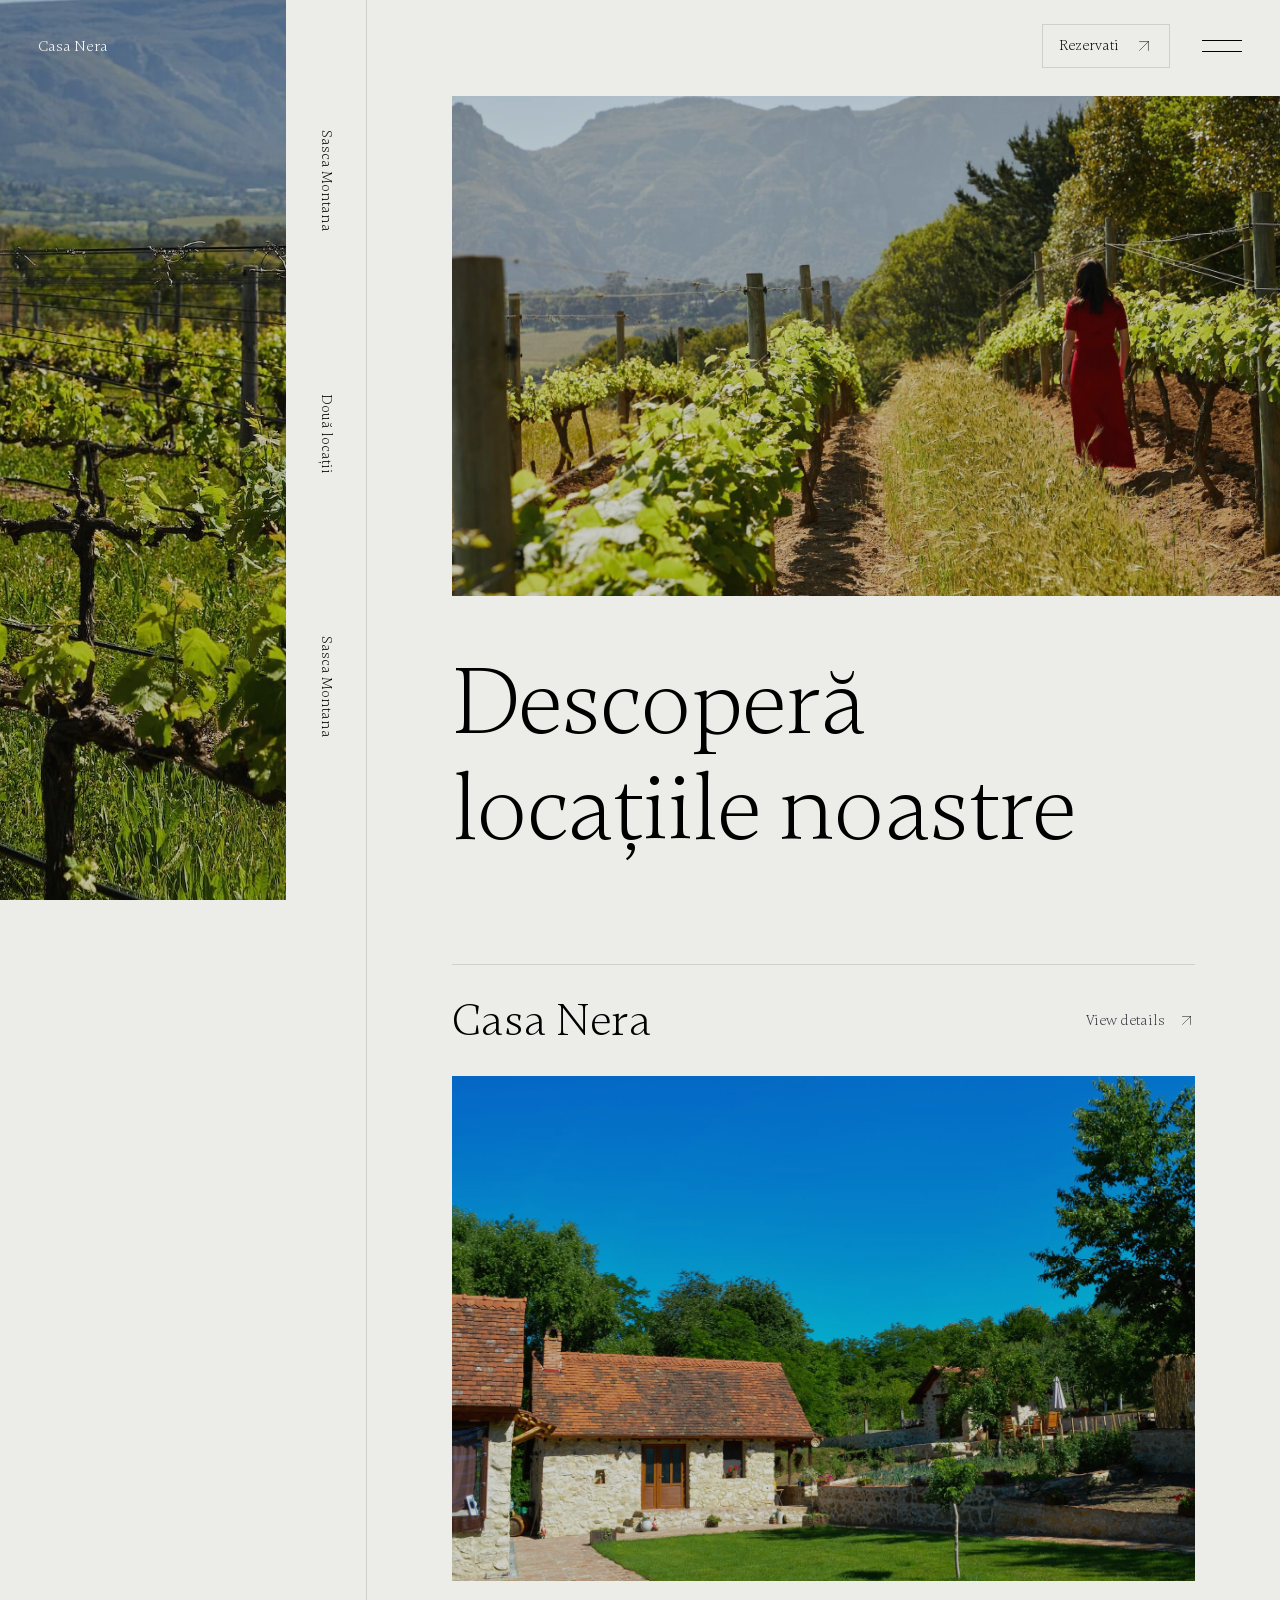
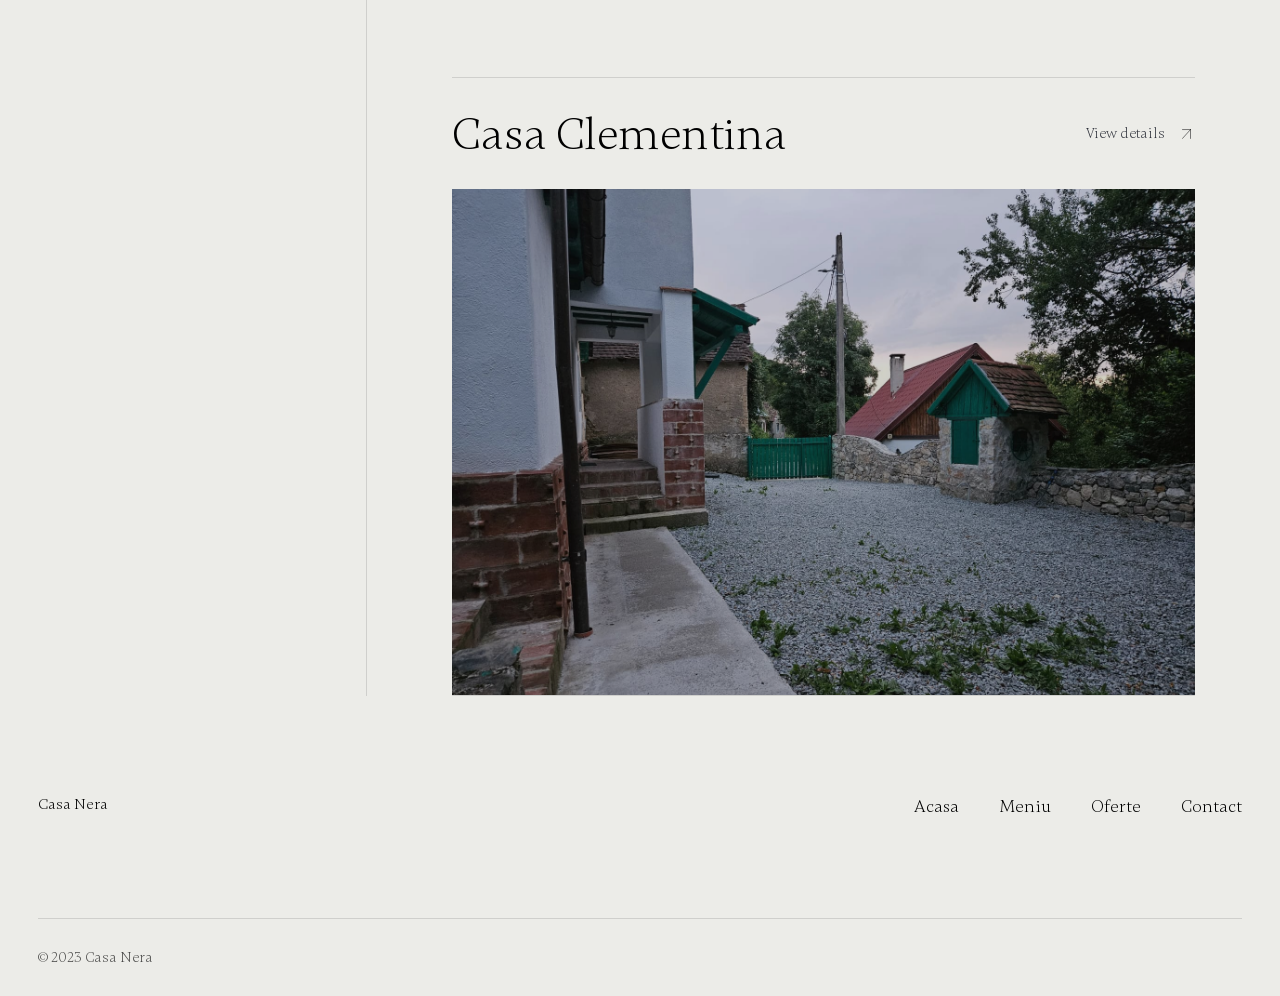
<file: venues.html>
<!DOCTYPE html>
<html data-wf-page="63de4d24dd1066020016ff46" data-wf-site="63de4d23dd10663c3e16ff34">
<head>
  <meta charset="utf-8">
  <title>Locații | Casa Nera</title>
  <meta content="Locații | Casa Nera" property="og:title">
  <meta content="Locații | Casa Nera" property="twitter:title">
  <meta content="width=device-width, initial-scale=1" name="viewport">
  <link href="css/normalize.css" rel="stylesheet" type="text/css">
  <link href="css/webflow.css" rel="stylesheet" type="text/css">
  <link href="css/casanera.webflow.css" rel="stylesheet" type="text/css">
  <script type="text/javascript">!function(o,c){var n=c.documentElement,t=" w-mod-";n.className+=t+"js",("ontouchstart"in o||o.DocumentTouch&&c instanceof DocumentTouch)&&(n.className+=t+"touch")}(window,document);</script>
  <link href="images/favicon.png" rel="shortcut icon" type="image/x-icon">
  <link href="images/webclip.png" rel="apple-touch-icon">
  <style>
  * {
  -webkit-font-smoothing: antialiased;
  -moz-osx-font-smoothing: grayscale;
}
  .w-webflow-badge{
  display: none !important;
  }
</style>
</head>
<body>
  <div class="page-wrapper">
    <div class="preloader">
      <div class="clip">
        <div class="preloader-logo">
          <div>Casa Nera</div>
        </div>
        <div class="preloader-logo preloader-bottom">
          <div>Locații</div>
        </div>
      </div>
    </div>
    <main class="main-wrapper">
      <div data-animation="default" data-collapse="none" data-duration="400" data-easing="ease" data-easing2="ease" role="banner" class="navbar w-nav">
        <div class="padding-horizontal">
          <div class="navbar-block">
            <div id="w-node-dc1a5b8c-aded-519a-ccf9-36a4c4a9a222-c4a9a21f" class="navbar-base">
              <div class="padding-horizontal padding-medium">
                <div class="navbar-left">
                  <a href="index.html" class="navbar-brand w-nav-brand">
                    <div>Casa Nera</div>
                  </a>
                </div>
              </div>
            </div>
            <div class="navbar-base">
              <div class="padding-horizontal padding-medium">
                <nav role="navigation" class="navbar-right w-nav-menu">
                  <a href="contact.html" class="button is-icon hide-tablet w-inline-block">
                    <div class="clip">
                      <div class="button-text">
                        <div class="text-size-tiny text-color-black">Rezervati</div>
                      </div>
                      <div class="button-text button-text-bottom">
                        <div class="text-size-tiny text-color-black">Rezervati</div>
                      </div>
                    </div>
                    <div class="clip">
                      <div class="button-icon"><img src="images/Right-arrow-slant---dark.svg" loading="lazy" alt="" class="icon-1x1-small"></div>
                      <div class="button-icon button-icon-bottom"><img src="images/Right-arrow-slant---dark.svg" loading="lazy" alt="" class="icon-1x1-small"></div>
                    </div>
                  </a>
                  <div id="w-node-dee88b6d-1f75-d5a0-5f6c-453475e46f03-c4a9a21f" class="dropdown-overlay"></div>
                  <div data-hover="false" data-delay="800" data-w-id="82079aa4-fa25-036c-ab73-759e534c621b" class="menu-dropdown w-dropdown">
                    <div class="menu-toggle w-dropdown-toggle">
                      <div class="navbar-menu">
                        <div class="navbar-menu-line"></div>
                        <div class="toggle-spacer"></div>
                        <div class="navbar-menu-line"></div>
                      </div>
                    </div>
                    <nav class="menu-toggle-list w-dropdown-list">
                      <div class="navbar-mega-base">
                        <div class="padding-horizontal padding-medium">
                          <div class="navbar-mega-content">
                            <div class="clip">
                              <div class="into-view-1">
                                <a href="index.html" class="navbar-mega-link w-inline-block">
                                  <div class="heading-style-h2">Home</div>
                                </a>
                              </div>
                            </div>
                            <div class="clip">
                              <div class="into-view-3">
                                <a href="oferte.html" class="navbar-mega-link w-inline-block">
                                  <div class="heading-style-h2">Oferte</div>
                                </a>
                              </div>
                            </div>
                            <div class="clip">
                              <div class="into-view-5">
                                <a href="contact.html" class="navbar-mega-link w-inline-block">
                                  <div class="heading-style-h2">Contact</div>
                                </a>
                              </div>
                            </div>
                            <div class="clip">
                              <div class="into-view-5">
                                <a href="images/19.jpeg" class="navbar-mega-link w-inline-block">
                                  <div class="heading-style-h2">Meniu</div>
                                </a>
                              </div>
                            </div>
                          </div>
                        </div>
                      </div>
                    </nav>
                  </div>
                </nav>
                <div class="w-nav-button">
                  <div class="w-icon-nav-menu"></div>
                </div>
              </div>
            </div>
          </div>
        </div>
      </div>
      <div class="venues-block">
        <div data-w-id="ae6a4436-ce25-7105-7725-27e5a102dde1" class="location-block">
          <div id="w-node-c402ff5c-ff3d-ba1c-fb40-50b8b3b83d0e-0016ff46" class="hero-left">
            <div id="w-node-c402ff5c-ff3d-ba1c-fb40-50b8b3b83d0f-0016ff46" class="basic-hero-side">
              <div class="image-overlay"></div><img src="images/WeVenue-Yard-three.jpeg" loading="lazy" alt="Wine country vineyard" class="image-fill">
            </div>
            <div id="w-node-c402ff5c-ff3d-ba1c-fb40-50b8b3b83d12-0016ff46" class="strip-loop">
              <div class="home-hero-strip">
                <div class="rotate-text">
                  <div class="text-size-xsmall">Sasca Montana</div>
                  <div class="text-size-xsmall">Două locații</div>
                  <div class="text-size-xsmall">Sasca Montana</div>
                  <div class="text-size-xsmall">Două locații</div>
                  <div class="text-size-xsmall">Sasca Montana</div>
                </div>
                <div class="rotate-text">
                  <div class="text-size-xsmall">Sasca Montana</div>
                  <div class="text-size-xsmall">Două locații</div>
                  <div class="text-size-xsmall">Sasca Montana</div>
                  <div class="text-size-xsmall">Două locații</div>
                  <div class="text-size-xsmall">Sasca Montana</div>
                </div>
              </div>
            </div>
          </div>
          <div id="w-node-_9fbfc092-26d7-89b3-4dbc-45486da29365-0016ff46" class="venues-right">
            <div class="location-hero">
              <div id="w-node-_1bf307f9-1eb2-aca6-4296-b6f8d78088ca-0016ff46" class="padding-left padding-large">
                <div data-w-id="1bf307f9-1eb2-aca6-4296-b6f8d78088cb" class="venue-hero-image"><img src="images/Wevenue-person-vineyard.jpeg" loading="lazy" alt="Woman walking through a vineyard" class="image-fill">
                  <div class="image-overlay"></div>
                </div>
              </div>
              <div class="padding-horizontal padding-large">
                <div class="padding-vertical padding-medium">
                  <div class="location-hero-bottom">
                    <div class="location-hero-title">
                      <div class="home-hero-heading">
                        <h1 class="heading-style-h1">Descoperă</h1>
                      </div>
                      <div class="home-hero-heading">
                        <h1 class="heading-style-h1">locațiile noastre</h1>
                      </div>
                    </div>
                  </div>
                </div>
              </div>
            </div>
            <div class="padding-horizontal padding-large">
              <div>
                <div role="list" class="venues-list">
                  <div role="listitem" class="location-item">
                    <div class="location-item-grid">
                      <a data-w-id="924505b8-f8fe-2228-7661-08348496af2e" href="casa-nera.html" class="location-item-link w-inline-block">
                        <div id="w-node-_74272d95-055c-10af-d7c1-43a23beef1b1-0016ff46" class="location-item-top">
                          <h3 id="w-node-_7953b5ab-368e-c324-9856-dc02c6b96677-0016ff46" class="heading-style-h3">Casa Nera</h3>
                          <div id="w-node-e2b4b70e-4501-95b4-85e9-6bb4b70f0d0d-0016ff46" class="hyperlink">
                            <div class="clip">
                              <div style="-webkit-transform:translate3d(0, 0%, 0) scale3d(1, 1, 1) rotateX(0) rotateY(0) rotateZ(0) skew(0, 0);-moz-transform:translate3d(0, 0%, 0) scale3d(1, 1, 1) rotateX(0) rotateY(0) rotateZ(0) skew(0, 0);-ms-transform:translate3d(0, 0%, 0) scale3d(1, 1, 1) rotateX(0) rotateY(0) rotateZ(0) skew(0, 0);transform:translate3d(0, 0%, 0) scale3d(1, 1, 1) rotateX(0) rotateY(0) rotateZ(0) skew(0, 0)" class="button-text">
                                <div class="text-size-tiny">View details</div>
                              </div>
                              <div class="button-text button-text-bottom">
                                <div class="text-size-tiny">View details</div>
                              </div>
                            </div>
                            <div id="w-node-e2b4b70e-4501-95b4-85e9-6bb4b70f0d15-0016ff46" class="clip">
                              <div style="-webkit-transform:translate3d(0%, 0%, 0) scale3d(1, 1, 1) rotateX(0) rotateY(0) rotateZ(0) skew(0, 0);-moz-transform:translate3d(0%, 0%, 0) scale3d(1, 1, 1) rotateX(0) rotateY(0) rotateZ(0) skew(0, 0);-ms-transform:translate3d(0%, 0%, 0) scale3d(1, 1, 1) rotateX(0) rotateY(0) rotateZ(0) skew(0, 0);transform:translate3d(0%, 0%, 0) scale3d(1, 1, 1) rotateX(0) rotateY(0) rotateZ(0) skew(0, 0)" class="button-icon"><img src="images/Right-arrow-slant---dark.svg" loading="lazy" alt="" class="icon-1x1-small"></div>
                              <div class="button-icon button-icon-bottom"><img src="images/Right-arrow-slant---dark.svg" loading="lazy" alt="" class="icon-1x1-small"></div>
                            </div>
                          </div>
                        </div>
                        <div id="w-node-_4f68a7bf-edde-88a6-5ebd-019247911d6e-0016ff46" class="location-item-image">
                          <div class="location-item-height"></div>
                          <div class="image-overlay"></div><img loading="lazy" alt="Casa Nera" src="images/7.jpeg" class="image-fill">
                        </div>
                      </a>
                    </div>
                  </div>
                  <div role="listitem" class="location-item">
                    <div class="location-item-grid">
                      <a data-w-id="924505b8-f8fe-2228-7661-08348496af2e" href="casa-clementina.html" class="location-item-link w-inline-block">
                        <div id="w-node-_74272d95-055c-10af-d7c1-43a23beef1b1-0016ff46" class="location-item-top">
                          <h3 id="w-node-_7953b5ab-368e-c324-9856-dc02c6b96677-0016ff46" class="heading-style-h3">Casa Clementina</h3>
                          <div id="w-node-e2b4b70e-4501-95b4-85e9-6bb4b70f0d0d-0016ff46" class="hyperlink">
                            <div class="clip">
                              <div style="-webkit-transform:translate3d(0, 0%, 0) scale3d(1, 1, 1) rotateX(0) rotateY(0) rotateZ(0) skew(0, 0);-moz-transform:translate3d(0, 0%, 0) scale3d(1, 1, 1) rotateX(0) rotateY(0) rotateZ(0) skew(0, 0);-ms-transform:translate3d(0, 0%, 0) scale3d(1, 1, 1) rotateX(0) rotateY(0) rotateZ(0) skew(0, 0);transform:translate3d(0, 0%, 0) scale3d(1, 1, 1) rotateX(0) rotateY(0) rotateZ(0) skew(0, 0)" class="button-text">
                                <div class="text-size-tiny">View details</div>
                              </div>
                              <div class="button-text button-text-bottom">
                                <div class="text-size-tiny">View details</div>
                              </div>
                            </div>
                            <div id="w-node-e2b4b70e-4501-95b4-85e9-6bb4b70f0d15-0016ff46" class="clip">
                              <div style="-webkit-transform:translate3d(0%, 0%, 0) scale3d(1, 1, 1) rotateX(0) rotateY(0) rotateZ(0) skew(0, 0);-moz-transform:translate3d(0%, 0%, 0) scale3d(1, 1, 1) rotateX(0) rotateY(0) rotateZ(0) skew(0, 0);-ms-transform:translate3d(0%, 0%, 0) scale3d(1, 1, 1) rotateX(0) rotateY(0) rotateZ(0) skew(0, 0);transform:translate3d(0%, 0%, 0) scale3d(1, 1, 1) rotateX(0) rotateY(0) rotateZ(0) skew(0, 0)" class="button-icon"><img src="images/Right-arrow-slant---dark.svg" loading="lazy" alt="" class="icon-1x1-small"></div>
                              <div class="button-icon button-icon-bottom"><img src="images/Right-arrow-slant---dark.svg" loading="lazy" alt="" class="icon-1x1-small"></div>
                            </div>
                          </div>
                        </div>
                        <div id="w-node-_4f68a7bf-edde-88a6-5ebd-019247911d6e-0016ff46" class="location-item-image">
                          <div class="location-item-height"></div>
                          <div class="image-overlay"></div><img loading="lazy" alt="Casa Clementina" src="images/clementina-featured.jpeg" class="image-fill">
                        </div>
                      </a>
                    </div>
                  </div>
                </div>
              </div>
            </div>
          </div>
        </div>
      </div>
      <div class="footer">
        <div class="footer-block">
          <div class="padding-horizontal padding-medium">
            <div class="footer-content">
              <div id="w-node-b1f29f2b-4c9e-18b1-1886-3a4375203ccf-faf435f2" class="footer-left">
                <a id="w-node-_97509895-6aaf-b95e-26d1-65b5faf435fc-faf435f2" href="index.html" class="footer-brand w-inline-block">
                  <div>Casa Nera</div>
                </a>
              </div>
              <div class="footer-menu">
                <a href="index.html" class="fotter-menu-link w-inline-block">
                  <p class="text-size-small">Acasa</p>
                </a>
                <a href="images/19.jpeg" class="fotter-menu-link w-inline-block">
                  <p class="text-size-small">Meniu</p>
                </a>
                <a href="oferte.html" class="fotter-menu-link w-inline-block">
                  <p class="text-size-small">Oferte</p>
                </a>
                <a href="contact.html" class="fotter-menu-link w-inline-block">
                  <p class="text-size-small">Contact</p>
                </a>
              </div>
            </div>
            <div class="footer-credit">
              <div id="w-node-_1fe868b8-605b-63fd-502a-b59ee4263b93-faf435f2" class="text-size-tiny text-color-grey">© 2023 <a href="#" target="_blank" class="text-link">Casa Nera</a>
              </div>
            </div>
          </div>
        </div>
      </div>
    </main>
  </div>
  <script src="https://d3e54v103j8qbb.cloudfront.net/js/jquery-3.5.1.min.dc5e7f18c8.js?site=63de4d23dd10663c3e16ff34" type="text/javascript" integrity="sha256-9/aliU8dGd2tb6OSsuzixeV4y/faTqgFtohetphbbj0=" crossorigin="anonymous"></script>
  <script src="js/webflow.js" type="text/javascript"></script>
</body>
</html>
</file>
<file: css/webflow.css>
@font-face {
  font-family: 'webflow-icons';
  src: url("[data-uri]") format('truetype');
  font-weight: normal;
  font-style: normal;
}
[class^="w-icon-"],
[class*=" w-icon-"] {
  /* use !important to prevent issues with browser extensions that change fonts */
  font-family: 'webflow-icons' !important;
  speak: none;
  font-style: normal;
  font-weight: normal;
  font-variant: normal;
  text-transform: none;
  line-height: 1;
  /* Better Font Rendering =========== */
  -webkit-font-smoothing: antialiased;
  -moz-osx-font-smoothing: grayscale;
}
.w-icon-slider-right:before {
  content: "\e600";
}
.w-icon-slider-left:before {
  content: "\e601";
}
.w-icon-nav-menu:before {
  content: "\e602";
}
.w-icon-arrow-down:before,
.w-icon-dropdown-toggle:before {
  content: "\e603";
}
.w-icon-file-upload-remove:before {
  content: "\e900";
}
.w-icon-file-upload-icon:before {
  content: "\e903";
}
* {
  -webkit-box-sizing: border-box;
  -moz-box-sizing: border-box;
  box-sizing: border-box;
}
html {
  height: 100%;
}
body {
  margin: 0;
  min-height: 100%;
  background-color: #fff;
  font-family: Arial, sans-serif;
  font-size: 14px;
  line-height: 20px;
  color: #333;
}
img {
  max-width: 100%;
  vertical-align: middle;
  display: inline-block;
}
html.w-mod-touch * {
  background-attachment: scroll !important;
}
.w-block {
  display: block;
}
.w-inline-block {
  max-width: 100%;
  display: inline-block;
}
.w-clearfix:before,
.w-clearfix:after {
  content: " ";
  display: table;
  grid-column-start: 1;
  grid-row-start: 1;
  grid-column-end: 2;
  grid-row-end: 2;
}
.w-clearfix:after {
  clear: both;
}
.w-hidden {
  display: none;
}
.w-button {
  display: inline-block;
  padding: 9px 15px;
  background-color: #3898EC;
  color: white;
  border: 0;
  line-height: inherit;
  text-decoration: none;
  cursor: pointer;
  border-radius: 0;
}
input.w-button {
  -webkit-appearance: button;
}
html[data-w-dynpage] [data-w-cloak] {
  color: transparent !important;
}
.w-code-block {
  margin: unset;
}
pre.w-code-block code {
  all: inherit;
}
.w-optimization {
  display: contents;
}
.w-webflow-badge,
.w-webflow-badge > img {
  box-sizing: unset;
  width: unset;
  height: unset;
  max-height: unset;
  max-width: unset;
  min-height: unset;
  min-width: unset;
  margin: unset;
  padding: unset;
  float: unset;
  clear: unset;
  border: unset;
  border-radius: unset;
  background: unset;
  background-image: unset;
  background-position: unset;
  background-size: unset;
  background-repeat: unset;
  background-origin: unset;
  background-clip: unset;
  background-attachment: unset;
  background-color: unset;
  box-shadow: unset;
  transform: unset;
  transition: unset;
  direction: unset;
  font-family: unset;
  font-weight: unset;
  color: unset;
  font-size: unset;
  line-height: unset;
  font-style: unset;
  font-variant: unset;
  text-align: unset;
  letter-spacing: unset;
  text-decoration: unset;
  text-indent: unset;
  text-transform: unset;
  list-style-type: unset;
  text-shadow: unset;
  vertical-align: unset;
  cursor: unset;
  white-space: unset;
  word-break: unset;
  word-spacing: unset;
  word-wrap: unset;
}
.w-webflow-badge {
  position: fixed !important;
  display: inline-block !important;
  visibility: visible !important;
  opacity: 1 !important;
  z-index: 2147483647 !important;
  top: auto !important;
  right: 12px !important;
  bottom: 12px !important;
  left: auto !important;
  color: #aaadb0 !important;
  background-color: #fff !important;
  border-radius: 3px !important;
  padding: 6px !important;
  font-size: 12px !important;
  line-height: 14px !important;
  text-decoration: none !important;
  transform: none !important;
  margin: 0 !important;
  width: auto !important;
  height: auto !important;
  overflow: unset !important;
  white-space: nowrap;
  box-shadow: 0 0 0 1px rgba(0, 0, 0, 0.1), 0px 1px 3px rgba(0, 0, 0, 0.1);
  cursor: pointer;
}
.w-webflow-badge > img {
  position: unset;
  display: inline-block !important;
  visibility: unset !important;
  opacity: 1 !important;
  vertical-align: middle !important;
}
h1,
h2,
h3,
h4,
h5,
h6 {
  font-weight: bold;
  margin-bottom: 10px;
}
h1 {
  font-size: 38px;
  line-height: 44px;
  margin-top: 20px;
}
h2 {
  font-size: 32px;
  line-height: 36px;
  margin-top: 20px;
}
h3 {
  font-size: 24px;
  line-height: 30px;
  margin-top: 20px;
}
h4 {
  font-size: 18px;
  line-height: 24px;
  margin-top: 10px;
}
h5 {
  font-size: 14px;
  line-height: 20px;
  margin-top: 10px;
}
h6 {
  font-size: 12px;
  line-height: 18px;
  margin-top: 10px;
}
p {
  margin-top: 0;
  margin-bottom: 10px;
}
blockquote {
  margin: 0 0 10px 0;
  padding: 10px 20px;
  border-left: 5px solid #E2E2E2;
  font-size: 18px;
  line-height: 22px;
}
figure {
  margin: 0;
  margin-bottom: 10px;
}
figcaption {
  margin-top: 5px;
  text-align: center;
}
ul,
ol {
  margin-top: 0px;
  margin-bottom: 10px;
  padding-left: 40px;
}
.w-list-unstyled {
  padding-left: 0;
  list-style: none;
}
.w-embed:before,
.w-embed:after {
  content: " ";
  display: table;
  grid-column-start: 1;
  grid-row-start: 1;
  grid-column-end: 2;
  grid-row-end: 2;
}
.w-embed:after {
  clear: both;
}
.w-video {
  width: 100%;
  position: relative;
  padding: 0;
}
.w-video iframe,
.w-video object,
.w-video embed {
  position: absolute;
  top: 0;
  left: 0;
  width: 100%;
  height: 100%;
  border: none;
}
fieldset {
  padding: 0;
  margin: 0;
  border: 0;
}
button,
[type='button'],
[type='reset'] {
  border: 0;
  cursor: pointer;
  -webkit-appearance: button;
}
.w-form {
  margin: 0 0 15px;
}
.w-form-done {
  display: none;
  padding: 20px;
  text-align: center;
  background-color: #dddddd;
}
.w-form-fail {
  display: none;
  margin-top: 10px;
  padding: 10px;
  background-color: #ffdede;
}
label {
  display: block;
  margin-bottom: 5px;
  font-weight: bold;
}
.w-input,
.w-select {
  display: block;
  width: 100%;
  height: 38px;
  padding: 8px 12px;
  margin-bottom: 10px;
  font-size: 14px;
  line-height: 1.42857143;
  color: #333333;
  vertical-align: middle;
  background-color: #ffffff;
  border: 1px solid #cccccc;
}
.w-input::placeholder,
.w-select::placeholder {
  color: #999;
}
.w-input:focus,
.w-select:focus {
  border-color: #3898EC;
  outline: 0;
}
.w-input[disabled],
.w-select[disabled],
.w-input[readonly],
.w-select[readonly],
fieldset[disabled] .w-input,
fieldset[disabled] .w-select {
  cursor: not-allowed;
}
.w-input[disabled]:not(.w-input-disabled),
.w-select[disabled]:not(.w-input-disabled),
.w-input[readonly],
.w-select[readonly],
fieldset[disabled]:not(.w-input-disabled) .w-input,
fieldset[disabled]:not(.w-input-disabled) .w-select {
  background-color: #eeeeee;
}
textarea.w-input,
textarea.w-select {
  height: auto;
}
.w-select {
  background-color: #f3f3f3;
}
.w-select[multiple] {
  height: auto;
}
.w-form-label {
  display: inline-block;
  cursor: pointer;
  font-weight: normal;
  margin-bottom: 0px;
}
.w-radio {
  display: block;
  margin-bottom: 5px;
  padding-left: 20px;
}
.w-radio:before,
.w-radio:after {
  content: " ";
  display: table;
  grid-column-start: 1;
  grid-row-start: 1;
  grid-column-end: 2;
  grid-row-end: 2;
}
.w-radio:after {
  clear: both;
}
.w-radio-input {
  margin: 4px 0 0;
  line-height: normal;
  float: left;
  margin-left: -20px;
}
.w-radio-input {
  margin-top: 3px;
}
.w-file-upload {
  display: block;
  margin-bottom: 10px;
}
.w-file-upload-input {
  width: 0.1px;
  height: 0.1px;
  opacity: 0;
  overflow: hidden;
  position: absolute;
  z-index: -100;
}
.w-file-upload-default,
.w-file-upload-uploading,
.w-file-upload-success {
  display: inline-block;
  color: #333333;
}
.w-file-upload-error {
  display: block;
  margin-top: 10px;
}
.w-file-upload-default.w-hidden,
.w-file-upload-uploading.w-hidden,
.w-file-upload-error.w-hidden,
.w-file-upload-success.w-hidden {
  display: none;
}
.w-file-upload-uploading-btn {
  display: flex;
  font-size: 14px;
  font-weight: normal;
  cursor: pointer;
  margin: 0;
  padding: 8px 12px;
  border: 1px solid #cccccc;
  background-color: #fafafa;
}
.w-file-upload-file {
  display: flex;
  flex-grow: 1;
  justify-content: space-between;
  margin: 0;
  padding: 8px 9px 8px 11px;
  border: 1px solid #cccccc;
  background-color: #fafafa;
}
.w-file-upload-file-name {
  font-size: 14px;
  font-weight: normal;
  display: block;
}
.w-file-remove-link {
  margin-top: 3px;
  margin-left: 10px;
  width: auto;
  height: auto;
  padding: 3px;
  display: block;
  cursor: pointer;
}
.w-icon-file-upload-remove {
  margin: auto;
  font-size: 10px;
}
.w-file-upload-error-msg {
  display: inline-block;
  color: #ea384c;
  padding: 2px 0;
}
.w-file-upload-info {
  display: inline-block;
  line-height: 38px;
  padding: 0 12px;
}
.w-file-upload-label {
  display: inline-block;
  font-size: 14px;
  font-weight: normal;
  cursor: pointer;
  margin: 0;
  padding: 8px 12px;
  border: 1px solid #cccccc;
  background-color: #fafafa;
}
.w-icon-file-upload-icon,
.w-icon-file-upload-uploading {
  display: inline-block;
  margin-right: 8px;
  width: 20px;
}
.w-icon-file-upload-uploading {
  height: 20px;
}
.w-container {
  margin-left: auto;
  margin-right: auto;
  max-width: 940px;
}
.w-container:before,
.w-container:after {
  content: " ";
  display: table;
  grid-column-start: 1;
  grid-row-start: 1;
  grid-column-end: 2;
  grid-row-end: 2;
}
.w-container:after {
  clear: both;
}
.w-container .w-row {
  margin-left: -10px;
  margin-right: -10px;
}
.w-row:before,
.w-row:after {
  content: " ";
  display: table;
  grid-column-start: 1;
  grid-row-start: 1;
  grid-column-end: 2;
  grid-row-end: 2;
}
.w-row:after {
  clear: both;
}
.w-row .w-row {
  margin-left: 0;
  margin-right: 0;
}
.w-col {
  position: relative;
  float: left;
  width: 100%;
  min-height: 1px;
  padding-left: 10px;
  padding-right: 10px;
}
.w-col .w-col {
  padding-left: 0;
  padding-right: 0;
}
.w-col-1 {
  width: 8.33333333%;
}
.w-col-2 {
  width: 16.66666667%;
}
.w-col-3 {
  width: 25%;
}
.w-col-4 {
  width: 33.33333333%;
}
.w-col-5 {
  width: 41.66666667%;
}
.w-col-6 {
  width: 50%;
}
.w-col-7 {
  width: 58.33333333%;
}
.w-col-8 {
  width: 66.66666667%;
}
.w-col-9 {
  width: 75%;
}
.w-col-10 {
  width: 83.33333333%;
}
.w-col-11 {
  width: 91.66666667%;
}
.w-col-12 {
  width: 100%;
}
.w-hidden-main {
  display: none !important;
}
@media screen and (max-width: 991px) {
  .w-container {
    max-width: 728px;
  }
  .w-hidden-main {
    display: inherit !important;
  }
  .w-hidden-medium {
    display: none !important;
  }
  .w-col-medium-1 {
    width: 8.33333333%;
  }
  .w-col-medium-2 {
    width: 16.66666667%;
  }
  .w-col-medium-3 {
    width: 25%;
  }
  .w-col-medium-4 {
    width: 33.33333333%;
  }
  .w-col-medium-5 {
    width: 41.66666667%;
  }
  .w-col-medium-6 {
    width: 50%;
  }
  .w-col-medium-7 {
    width: 58.33333333%;
  }
  .w-col-medium-8 {
    width: 66.66666667%;
  }
  .w-col-medium-9 {
    width: 75%;
  }
  .w-col-medium-10 {
    width: 83.33333333%;
  }
  .w-col-medium-11 {
    width: 91.66666667%;
  }
  .w-col-medium-12 {
    width: 100%;
  }
  .w-col-stack {
    width: 100%;
    left: auto;
    right: auto;
  }
}
@media screen and (max-width: 767px) {
  .w-hidden-main {
    display: inherit !important;
  }
  .w-hidden-medium {
    display: inherit !important;
  }
  .w-hidden-small {
    display: none !important;
  }
  .w-row,
  .w-container .w-row {
    margin-left: 0;
    margin-right: 0;
  }
  .w-col {
    width: 100%;
    left: auto;
    right: auto;
  }
  .w-col-small-1 {
    width: 8.33333333%;
  }
  .w-col-small-2 {
    width: 16.66666667%;
  }
  .w-col-small-3 {
    width: 25%;
  }
  .w-col-small-4 {
    width: 33.33333333%;
  }
  .w-col-small-5 {
    width: 41.66666667%;
  }
  .w-col-small-6 {
    width: 50%;
  }
  .w-col-small-7 {
    width: 58.33333333%;
  }
  .w-col-small-8 {
    width: 66.66666667%;
  }
  .w-col-small-9 {
    width: 75%;
  }
  .w-col-small-10 {
    width: 83.33333333%;
  }
  .w-col-small-11 {
    width: 91.66666667%;
  }
  .w-col-small-12 {
    width: 100%;
  }
}
@media screen and (max-width: 479px) {
  .w-container {
    max-width: none;
  }
  .w-hidden-main {
    display: inherit !important;
  }
  .w-hidden-medium {
    display: inherit !important;
  }
  .w-hidden-small {
    display: inherit !important;
  }
  .w-hidden-tiny {
    display: none !important;
  }
  .w-col {
    width: 100%;
  }
  .w-col-tiny-1 {
    width: 8.33333333%;
  }
  .w-col-tiny-2 {
    width: 16.66666667%;
  }
  .w-col-tiny-3 {
    width: 25%;
  }
  .w-col-tiny-4 {
    width: 33.33333333%;
  }
  .w-col-tiny-5 {
    width: 41.66666667%;
  }
  .w-col-tiny-6 {
    width: 50%;
  }
  .w-col-tiny-7 {
    width: 58.33333333%;
  }
  .w-col-tiny-8 {
    width: 66.66666667%;
  }
  .w-col-tiny-9 {
    width: 75%;
  }
  .w-col-tiny-10 {
    width: 83.33333333%;
  }
  .w-col-tiny-11 {
    width: 91.66666667%;
  }
  .w-col-tiny-12 {
    width: 100%;
  }
}
.w-widget {
  position: relative;
}
.w-widget-map {
  width: 100%;
  height: 400px;
}
.w-widget-map label {
  width: auto;
  display: inline;
}
.w-widget-map img {
  max-width: inherit;
}
.w-widget-map .gm-style-iw {
  text-align: center;
}
.w-widget-map .gm-style-iw > button {
  display: none !important;
}
.w-widget-twitter {
  overflow: hidden;
}
.w-widget-twitter-count-shim {
  display: inline-block;
  vertical-align: top;
  position: relative;
  width: 28px;
  height: 20px;
  text-align: center;
  background: white;
  border: #758696 solid 1px;
  border-radius: 3px;
}
.w-widget-twitter-count-shim * {
  pointer-events: none;
  user-select: none;
}
.w-widget-twitter-count-shim .w-widget-twitter-count-inner {
  position: relative;
  font-size: 15px;
  line-height: 12px;
  text-align: center;
  color: #999;
  font-family: serif;
}
.w-widget-twitter-count-shim .w-widget-twitter-count-clear {
  position: relative;
  display: block;
}
.w-widget-twitter-count-shim.w--large {
  width: 36px;
  height: 28px;
}
.w-widget-twitter-count-shim.w--large .w-widget-twitter-count-inner {
  font-size: 18px;
  line-height: 18px;
}
.w-widget-twitter-count-shim:not(.w--vertical) {
  margin-left: 5px;
  margin-right: 8px;
}
.w-widget-twitter-count-shim:not(.w--vertical).w--large {
  margin-left: 6px;
}
.w-widget-twitter-count-shim:not(.w--vertical):before,
.w-widget-twitter-count-shim:not(.w--vertical):after {
  top: 50%;
  left: 0;
  border: solid transparent;
  content: ' ';
  height: 0;
  width: 0;
  position: absolute;
  pointer-events: none;
}
.w-widget-twitter-count-shim:not(.w--vertical):before {
  border-color: rgba(117, 134, 150, 0);
  border-right-color: #5d6c7b;
  border-width: 4px;
  margin-left: -9px;
  margin-top: -4px;
}
.w-widget-twitter-count-shim:not(.w--vertical).w--large:before {
  border-width: 5px;
  margin-left: -10px;
  margin-top: -5px;
}
.w-widget-twitter-count-shim:not(.w--vertical):after {
  border-color: rgba(255, 255, 255, 0);
  border-right-color: white;
  border-width: 4px;
  margin-left: -8px;
  margin-top: -4px;
}
.w-widget-twitter-count-shim:not(.w--vertical).w--large:after {
  border-width: 5px;
  margin-left: -9px;
  margin-top: -5px;
}
.w-widget-twitter-count-shim.w--vertical {
  width: 61px;
  height: 33px;
  margin-bottom: 8px;
}
.w-widget-twitter-count-shim.w--vertical:before,
.w-widget-twitter-count-shim.w--vertical:after {
  top: 100%;
  left: 50%;
  border: solid transparent;
  content: ' ';
  height: 0;
  width: 0;
  position: absolute;
  pointer-events: none;
}
.w-widget-twitter-count-shim.w--vertical:before {
  border-color: rgba(117, 134, 150, 0);
  border-top-color: #5d6c7b;
  border-width: 5px;
  margin-left: -5px;
}
.w-widget-twitter-count-shim.w--vertical:after {
  border-color: rgba(255, 255, 255, 0);
  border-top-color: white;
  border-width: 4px;
  margin-left: -4px;
}
.w-widget-twitter-count-shim.w--vertical .w-widget-twitter-count-inner {
  font-size: 18px;
  line-height: 22px;
}
.w-widget-twitter-count-shim.w--vertical.w--large {
  width: 76px;
}
.w-background-video {
  position: relative;
  overflow: hidden;
  height: 500px;
  color: white;
}
.w-background-video > video {
  background-size: cover;
  background-position: 50% 50%;
  position: absolute;
  margin: auto;
  width: 100%;
  height: 100%;
  right: -100%;
  bottom: -100%;
  top: -100%;
  left: -100%;
  object-fit: cover;
  z-index: -100;
}
.w-background-video > video::-webkit-media-controls-start-playback-button {
  display: none !important;
  -webkit-appearance: none;
}
.w-background-video--control {
  position: absolute;
  bottom: 1em;
  right: 1em;
  background-color: transparent;
  padding: 0;
}
.w-background-video--control > [hidden] {
  display: none !important;
}
.w-slider {
  position: relative;
  height: 300px;
  text-align: center;
  background: #dddddd;
  clear: both;
  -webkit-tap-highlight-color: rgba(0, 0, 0, 0);
  tap-highlight-color: rgba(0, 0, 0, 0);
}
.w-slider-mask {
  position: relative;
  display: block;
  overflow: hidden;
  z-index: 1;
  left: 0;
  right: 0;
  height: 100%;
  white-space: nowrap;
}
.w-slide {
  position: relative;
  display: inline-block;
  vertical-align: top;
  width: 100%;
  height: 100%;
  white-space: normal;
  text-align: left;
}
.w-slider-nav {
  position: absolute;
  z-index: 2;
  top: auto;
  right: 0;
  bottom: 0;
  left: 0;
  margin: auto;
  padding-top: 10px;
  height: 40px;
  text-align: center;
  -webkit-tap-highlight-color: rgba(0, 0, 0, 0);
  tap-highlight-color: rgba(0, 0, 0, 0);
}
.w-slider-nav.w-round > div {
  border-radius: 100%;
}
.w-slider-nav.w-num > div {
  width: auto;
  height: auto;
  padding: 0.2em 0.5em;
  font-size: inherit;
  line-height: inherit;
}
.w-slider-nav.w-shadow > div {
  box-shadow: 0 0 3px rgba(51, 51, 51, 0.4);
}
.w-slider-nav-invert {
  color: #fff;
}
.w-slider-nav-invert > div {
  background-color: rgba(34, 34, 34, 0.4);
}
.w-slider-nav-invert > div.w-active {
  background-color: #222;
}
.w-slider-dot {
  position: relative;
  display: inline-block;
  width: 1em;
  height: 1em;
  background-color: rgba(255, 255, 255, 0.4);
  cursor: pointer;
  margin: 0 3px 0.5em;
  transition: background-color 100ms, color 100ms;
}
.w-slider-dot.w-active {
  background-color: #fff;
}
.w-slider-dot:focus {
  outline: none;
  box-shadow: 0px 0px 0px 2px #fff;
}
.w-slider-dot:focus.w-active {
  box-shadow: none;
}
.w-slider-arrow-left,
.w-slider-arrow-right {
  position: absolute;
  width: 80px;
  top: 0;
  right: 0;
  bottom: 0;
  left: 0;
  margin: auto;
  cursor: pointer;
  overflow: hidden;
  color: white;
  font-size: 40px;
  -webkit-tap-highlight-color: rgba(0, 0, 0, 0);
  tap-highlight-color: rgba(0, 0, 0, 0);
  user-select: none;
}
.w-slider-arrow-left [class^='w-icon-'],
.w-slider-arrow-right [class^='w-icon-'],
.w-slider-arrow-left [class*=' w-icon-'],
.w-slider-arrow-right [class*=' w-icon-'] {
  position: absolute;
}
.w-slider-arrow-left:focus,
.w-slider-arrow-right:focus {
  outline: 0;
}
.w-slider-arrow-left {
  z-index: 3;
  right: auto;
}
.w-slider-arrow-right {
  z-index: 4;
  left: auto;
}
.w-icon-slider-left,
.w-icon-slider-right {
  top: 0;
  right: 0;
  bottom: 0;
  left: 0;
  margin: auto;
  width: 1em;
  height: 1em;
}
.w-slider-aria-label {
  border: 0;
  clip: rect(0 0 0 0);
  height: 1px;
  margin: -1px;
  overflow: hidden;
  padding: 0;
  position: absolute;
  width: 1px;
}
.w-slider-force-show {
  display: block !important;
}
.w-dropdown {
  display: inline-block;
  position: relative;
  text-align: left;
  margin-left: auto;
  margin-right: auto;
  z-index: 900;
}
.w-dropdown-btn,
.w-dropdown-toggle,
.w-dropdown-link {
  position: relative;
  vertical-align: top;
  text-decoration: none;
  color: #222222;
  padding: 20px;
  text-align: left;
  margin-left: auto;
  margin-right: auto;
  white-space: nowrap;
}
.w-dropdown-toggle {
  user-select: none;
  display: inline-block;
  cursor: pointer;
  padding-right: 40px;
}
.w-dropdown-toggle:focus {
  outline: 0;
}
.w-icon-dropdown-toggle {
  position: absolute;
  top: 0;
  right: 0;
  bottom: 0;
  margin: auto;
  margin-right: 20px;
  width: 1em;
  height: 1em;
}
.w-dropdown-list {
  position: absolute;
  background: #dddddd;
  display: none;
  min-width: 100%;
}
.w-dropdown-list.w--open {
  display: block;
}
.w-dropdown-link {
  padding: 10px 20px;
  display: block;
  color: #222222;
}
.w-dropdown-link.w--current {
  color: #0082f3;
}
.w-dropdown-link:focus {
  outline: 0;
}
@media screen and (max-width: 767px) {
  .w-nav-brand {
    padding-left: 10px;
  }
}
/**
 * ## Note
 * Safari (on both iOS and OS X) does not handle viewport units (vh, vw) well.
 * For example percentage units do not work on descendants of elements that
 * have any dimensions expressed in viewport units. It also doesn’t handle them at
 * all in `calc()`.
 */
/**
 * Wrapper around all lightbox elements
 *
 * 1. Since the lightbox can receive focus, IE also gives it an outline.
 * 2. Fixes flickering on Chrome when a transition is in progress
 *    underneath the lightbox.
 */
.w-lightbox-backdrop {
  cursor: auto;
  font-style: normal;
  letter-spacing: normal;
  list-style: disc;
  text-indent: 0;
  text-shadow: none;
  text-transform: none;
  visibility: visible;
  white-space: normal;
  word-break: normal;
  word-spacing: normal;
  word-wrap: normal;
  position: fixed;
  top: 0;
  right: 0;
  bottom: 0;
  left: 0;
  color: #fff;
  font-family: "Helvetica Neue", Helvetica, Ubuntu, "Segoe UI", Verdana, sans-serif;
  font-size: 17px;
  line-height: 1.2;
  font-weight: 300;
  text-align: center;
  background: rgba(0, 0, 0, 0.9);
  z-index: 2000;
  outline: 0;
  /* 1 */
  opacity: 0;
  -webkit-user-select: none;
  -moz-user-select: none;
  -webkit-tap-highlight-color: transparent;
  -webkit-transform: translate(0, 0);
  /* 2 */
}
/**
 * Neat trick to bind the rubberband effect to our canvas instead of the whole
 * document on iOS. It also prevents a bug that causes the document underneath to scroll.
 */
.w-lightbox-backdrop,
.w-lightbox-container {
  height: 100%;
  overflow: auto;
  -webkit-overflow-scrolling: touch;
}
.w-lightbox-content {
  position: relative;
  height: 100vh;
  overflow: hidden;
}
.w-lightbox-view {
  position: absolute;
  width: 100vw;
  height: 100vh;
  opacity: 0;
}
.w-lightbox-view:before {
  content: "";
  height: 100vh;
}
/* .w-lightbox-content */
.w-lightbox-group,
.w-lightbox-group .w-lightbox-view,
.w-lightbox-group .w-lightbox-view:before {
  height: 86vh;
}
.w-lightbox-frame,
.w-lightbox-view:before {
  display: inline-block;
  vertical-align: middle;
}
/*
 * 1. Remove default margin set by user-agent on the <figure> element.
 */
.w-lightbox-figure {
  position: relative;
  margin: 0;
  /* 1 */
}
.w-lightbox-group .w-lightbox-figure {
  cursor: pointer;
}
/**
 * IE adds image dimensions as width and height attributes on the IMG tag,
 * but we need both width and height to be set to auto to enable scaling.
 */
.w-lightbox-img {
  width: auto;
  height: auto;
  max-width: none;
}
/**
 * 1. Reset if style is set by user on "All Images"
 */
.w-lightbox-image {
  display: block;
  float: none;
  /* 1 */
  max-width: 100vw;
  max-height: 100vh;
}
.w-lightbox-group .w-lightbox-image {
  max-height: 86vh;
}
.w-lightbox-caption {
  position: absolute;
  right: 0;
  bottom: 0;
  left: 0;
  padding: 0.5em 1em;
  background: rgba(0, 0, 0, 0.4);
  text-align: left;
  text-overflow: ellipsis;
  white-space: nowrap;
  overflow: hidden;
}
.w-lightbox-embed {
  position: absolute;
  top: 0;
  right: 0;
  bottom: 0;
  left: 0;
  width: 100%;
  height: 100%;
}
.w-lightbox-control {
  position: absolute;
  top: 0;
  width: 4em;
  background-size: 24px;
  background-repeat: no-repeat;
  background-position: center;
  cursor: pointer;
  -webkit-transition: all 0.3s;
  transition: all 0.3s;
}
.w-lightbox-left {
  display: none;
  bottom: 0;
  left: 0;
  /* <svg xmlns="http://www.w3.org/2000/svg" viewBox="-20 0 24 40" width="24" height="40"><g transform="rotate(45)"><path d="m0 0h5v23h23v5h-28z" opacity=".4"/><path d="m1 1h3v23h23v3h-26z" fill="#fff"/></g></svg> */
  background-image: url("[data-uri]");
}
.w-lightbox-right {
  display: none;
  right: 0;
  bottom: 0;
  /* <svg xmlns="http://www.w3.org/2000/svg" viewBox="-4 0 24 40" width="24" height="40"><g transform="rotate(45)"><path d="m0-0h28v28h-5v-23h-23z" opacity=".4"/><path d="m1 1h26v26h-3v-23h-23z" fill="#fff"/></g></svg> */
  background-image: url("[data-uri]");
}
/*
 * Without specifying the with and height inside the SVG, all versions of IE render the icon too small.
 * The bug does not seem to manifest itself if the elements are tall enough such as the above arrows.
 * (http://stackoverflow.com/questions/16092114/background-size-differs-in-internet-explorer)
 */
.w-lightbox-close {
  right: 0;
  height: 2.6em;
  /* <svg xmlns="http://www.w3.org/2000/svg" viewBox="-4 0 18 17" width="18" height="17"><g transform="rotate(45)"><path d="m0 0h7v-7h5v7h7v5h-7v7h-5v-7h-7z" opacity=".4"/><path d="m1 1h7v-7h3v7h7v3h-7v7h-3v-7h-7z" fill="#fff"/></g></svg> */
  background-image: url("[data-uri]");
  background-size: 18px;
}
/**
 * 1. All IE versions add extra space at the bottom without this.
 */
.w-lightbox-strip {
  position: absolute;
  bottom: 0;
  left: 0;
  right: 0;
  padding: 0 1vh;
  line-height: 0;
  /* 1 */
  white-space: nowrap;
  overflow-x: auto;
  overflow-y: hidden;
}
/*
 * 1. We use content-box to avoid having to do `width: calc(10vh + 2vw)`
 *    which doesn’t work in Safari anyway.
 * 2. Chrome renders images pixelated when switching to GPU. Making sure
 *    the parent is also rendered on the GPU (by setting translate3d for
 *    example) fixes this behavior.
 */
.w-lightbox-item {
  display: inline-block;
  width: 10vh;
  padding: 2vh 1vh;
  box-sizing: content-box;
  /* 1 */
  cursor: pointer;
  -webkit-transform: translate3d(0, 0, 0);
  /* 2 */
}
.w-lightbox-active {
  opacity: 0.3;
}
.w-lightbox-thumbnail {
  position: relative;
  height: 10vh;
  background: #222;
  overflow: hidden;
}
.w-lightbox-thumbnail-image {
  position: absolute;
  top: 0;
  left: 0;
}
.w-lightbox-thumbnail .w-lightbox-tall {
  top: 50%;
  width: 100%;
  -webkit-transform: translate(0, -50%);
  transform: translate(0, -50%);
}
.w-lightbox-thumbnail .w-lightbox-wide {
  left: 50%;
  height: 100%;
  -webkit-transform: translate(-50%, 0);
  transform: translate(-50%, 0);
}
/*
 * Spinner
 *
 * Absolute pixel values are used to avoid rounding errors that would cause
 * the white spinning element to be misaligned with the track.
 */
.w-lightbox-spinner {
  position: absolute;
  top: 50%;
  left: 50%;
  box-sizing: border-box;
  width: 40px;
  height: 40px;
  margin-top: -20px;
  margin-left: -20px;
  border: 5px solid rgba(0, 0, 0, 0.4);
  border-radius: 50%;
  -webkit-animation: spin 0.8s infinite linear;
  animation: spin 0.8s infinite linear;
}
.w-lightbox-spinner:after {
  content: "";
  position: absolute;
  top: -4px;
  right: -4px;
  bottom: -4px;
  left: -4px;
  border: 3px solid transparent;
  border-bottom-color: #fff;
  border-radius: 50%;
}
/*
 * Utility classes
 */
.w-lightbox-hide {
  display: none;
}
.w-lightbox-noscroll {
  overflow: hidden;
}
@media (min-width: 768px) {
  .w-lightbox-content {
    height: 96vh;
    margin-top: 2vh;
  }
  .w-lightbox-view,
  .w-lightbox-view:before {
    height: 96vh;
  }
  /* .w-lightbox-content */
  .w-lightbox-group,
  .w-lightbox-group .w-lightbox-view,
  .w-lightbox-group .w-lightbox-view:before {
    height: 84vh;
  }
  .w-lightbox-image {
    max-width: 96vw;
    max-height: 96vh;
  }
  .w-lightbox-group .w-lightbox-image {
    max-width: 82.3vw;
    max-height: 84vh;
  }
  .w-lightbox-left,
  .w-lightbox-right {
    display: block;
    opacity: 0.5;
  }
  .w-lightbox-close {
    opacity: 0.8;
  }
  .w-lightbox-control:hover {
    opacity: 1;
  }
}
.w-lightbox-inactive,
.w-lightbox-inactive:hover {
  opacity: 0;
}
.w-richtext:before,
.w-richtext:after {
  content: " ";
  display: table;
  grid-column-start: 1;
  grid-row-start: 1;
  grid-column-end: 2;
  grid-row-end: 2;
}
.w-richtext:after {
  clear: both;
}
.w-richtext[contenteditable="true"]:before,
.w-richtext[contenteditable="true"]:after {
  white-space: initial;
}
.w-richtext ol,
.w-richtext ul {
  overflow: hidden;
}
.w-richtext .w-richtext-figure-selected.w-richtext-figure-type-video div:after,
.w-richtext .w-richtext-figure-selected[data-rt-type="video"] div:after {
  outline: 2px solid #2895f7;
}
.w-richtext .w-richtext-figure-selected.w-richtext-figure-type-image div,
.w-richtext .w-richtext-figure-selected[data-rt-type="image"] div {
  outline: 2px solid #2895f7;
}
.w-richtext figure.w-richtext-figure-type-video > div:after,
.w-richtext figure[data-rt-type="video"] > div:after {
  content: '';
  position: absolute;
  display: none;
  left: 0;
  top: 0;
  right: 0;
  bottom: 0;
}
.w-richtext figure {
  position: relative;
  max-width: 60%;
}
.w-richtext figure > div:before {
  cursor: default!important;
}
.w-richtext figure img {
  width: 100%;
}
.w-richtext figure figcaption.w-richtext-figcaption-placeholder {
  opacity: 0.6;
}
.w-richtext figure div {
  /* fix incorrectly sized selection border in the data manager */
  font-size: 0px;
  color: transparent;
}
.w-richtext figure.w-richtext-figure-type-image,
.w-richtext figure[data-rt-type="image"] {
  display: table;
}
.w-richtext figure.w-richtext-figure-type-image > div,
.w-richtext figure[data-rt-type="image"] > div {
  display: inline-block;
}
.w-richtext figure.w-richtext-figure-type-image > figcaption,
.w-richtext figure[data-rt-type="image"] > figcaption {
  display: table-caption;
  caption-side: bottom;
}
.w-richtext figure.w-richtext-figure-type-video,
.w-richtext figure[data-rt-type="video"] {
  width: 60%;
  height: 0;
}
.w-richtext figure.w-richtext-figure-type-video iframe,
.w-richtext figure[data-rt-type="video"] iframe {
  position: absolute;
  top: 0;
  left: 0;
  width: 100%;
  height: 100%;
}
.w-richtext figure.w-richtext-figure-type-video > div,
.w-richtext figure[data-rt-type="video"] > div {
  width: 100%;
}
.w-richtext figure.w-richtext-align-center {
  margin-right: auto;
  margin-left: auto;
  clear: both;
}
.w-richtext figure.w-richtext-align-center.w-richtext-figure-type-image > div,
.w-richtext figure.w-richtext-align-center[data-rt-type="image"] > div {
  max-width: 100%;
}
.w-richtext figure.w-richtext-align-normal {
  clear: both;
}
.w-richtext figure.w-richtext-align-fullwidth {
  width: 100%;
  max-width: 100%;
  text-align: center;
  clear: both;
  display: block;
  margin-right: auto;
  margin-left: auto;
}
.w-richtext figure.w-richtext-align-fullwidth > div {
  display: inline-block;
  /* padding-bottom is used for aspect ratios in video figures
      we want the div to inherit that so hover/selection borders in the designer-canvas
      fit right*/
  padding-bottom: inherit;
}
.w-richtext figure.w-richtext-align-fullwidth > figcaption {
  display: block;
}
.w-richtext figure.w-richtext-align-floatleft {
  float: left;
  margin-right: 15px;
  clear: none;
}
.w-richtext figure.w-richtext-align-floatright {
  float: right;
  margin-left: 15px;
  clear: none;
}
.w-nav {
  position: relative;
  background: #dddddd;
  z-index: 1000;
}
.w-nav:before,
.w-nav:after {
  content: " ";
  display: table;
  grid-column-start: 1;
  grid-row-start: 1;
  grid-column-end: 2;
  grid-row-end: 2;
}
.w-nav:after {
  clear: both;
}
.w-nav-brand {
  position: relative;
  float: left;
  text-decoration: none;
  color: #333333;
}
.w-nav-link {
  position: relative;
  display: inline-block;
  vertical-align: top;
  text-decoration: none;
  color: #222222;
  padding: 20px;
  text-align: left;
  margin-left: auto;
  margin-right: auto;
}
.w-nav-link.w--current {
  color: #0082f3;
}
.w-nav-menu {
  position: relative;
  float: right;
}
[data-nav-menu-open] {
  display: block !important;
  position: absolute;
  top: 100%;
  left: 0;
  right: 0;
  background: #C8C8C8;
  text-align: center;
  overflow: visible;
  min-width: 200px;
}
.w--nav-link-open {
  display: block;
  position: relative;
}
.w-nav-overlay {
  position: absolute;
  overflow: hidden;
  display: none;
  top: 100%;
  left: 0;
  right: 0;
  width: 100%;
}
.w-nav-overlay [data-nav-menu-open] {
  top: 0;
}
.w-nav[data-animation='over-left'] .w-nav-overlay {
  width: auto;
}
.w-nav[data-animation='over-left'] .w-nav-overlay,
.w-nav[data-animation='over-left'] [data-nav-menu-open] {
  right: auto;
  z-index: 1;
  top: 0;
}
.w-nav[data-animation='over-right'] .w-nav-overlay {
  width: auto;
}
.w-nav[data-animation='over-right'] .w-nav-overlay,
.w-nav[data-animation='over-right'] [data-nav-menu-open] {
  left: auto;
  z-index: 1;
  top: 0;
}
.w-nav-button {
  position: relative;
  float: right;
  padding: 18px;
  font-size: 24px;
  display: none;
  cursor: pointer;
  -webkit-tap-highlight-color: rgba(0, 0, 0, 0);
  tap-highlight-color: rgba(0, 0, 0, 0);
  user-select: none;
}
.w-nav-button:focus {
  outline: 0;
}
.w-nav-button.w--open {
  background-color: #C8C8C8;
  color: white;
}
.w-nav[data-collapse='all'] .w-nav-menu {
  display: none;
}
.w-nav[data-collapse='all'] .w-nav-button {
  display: block;
}
.w--nav-dropdown-open {
  display: block;
}
.w--nav-dropdown-toggle-open {
  display: block;
}
.w--nav-dropdown-list-open {
  position: static;
}
@media screen and (max-width: 991px) {
  .w-nav[data-collapse='medium'] .w-nav-menu {
    display: none;
  }
  .w-nav[data-collapse='medium'] .w-nav-button {
    display: block;
  }
}
@media screen and (max-width: 767px) {
  .w-nav[data-collapse='small'] .w-nav-menu {
    display: none;
  }
  .w-nav[data-collapse='small'] .w-nav-button {
    display: block;
  }
  .w-nav-brand {
    padding-left: 10px;
  }
}
@media screen and (max-width: 479px) {
  .w-nav[data-collapse='tiny'] .w-nav-menu {
    display: none;
  }
  .w-nav[data-collapse='tiny'] .w-nav-button {
    display: block;
  }
}
.w-tabs {
  position: relative;
}
.w-tabs:before,
.w-tabs:after {
  content: " ";
  display: table;
  grid-column-start: 1;
  grid-row-start: 1;
  grid-column-end: 2;
  grid-row-end: 2;
}
.w-tabs:after {
  clear: both;
}
.w-tab-menu {
  position: relative;
}
.w-tab-link {
  position: relative;
  display: inline-block;
  vertical-align: top;
  text-decoration: none;
  padding: 9px 30px;
  text-align: left;
  cursor: pointer;
  color: #222222;
  background-color: #dddddd;
}
.w-tab-link.w--current {
  background-color: #C8C8C8;
}
.w-tab-link:focus {
  outline: 0;
}
.w-tab-content {
  position: relative;
  display: block;
  overflow: hidden;
}
.w-tab-pane {
  position: relative;
  display: none;
}
.w--tab-active {
  display: block;
}
@media screen and (max-width: 479px) {
  .w-tab-link {
    display: block;
  }
}
.w-ix-emptyfix:after {
  content: "";
}
@keyframes spin {
  0% {
    transform: rotate(0deg);
  }
  100% {
    transform: rotate(360deg);
  }
}
.w-dyn-empty {
  padding: 10px;
  background-color: #dddddd;
}
.w-dyn-hide {
  display: none !important;
}
.w-dyn-bind-empty {
  display: none !important;
}
.w-condition-invisible {
  display: none !important;
}
.wf-layout-layout {
  display: grid;
}
</file>
<file: css/casanera.webflow.css>
@font-face {
  font-family: Gambetta;
  src: url('../fonts/Gambetta-LightItalic.woff2') format("woff2"), url('../fonts/Gambetta-LightItalic.eot') format("embedded-opentype"), url('../fonts/Gambetta-LightItalic.woff') format("woff"), url('../fonts/Gambetta-LightItalic.ttf') format("truetype");
  font-weight: 300;
  font-style: italic;
  font-display: swap;
}

@font-face {
  font-family: Gambetta;
  src: url('../fonts/Gambetta-Bold.woff2') format("woff2"), url('../fonts/Gambetta-Bold.eot') format("embedded-opentype"), url('../fonts/Gambetta-Bold.woff') format("woff"), url('../fonts/Gambetta-Bold.ttf') format("truetype");
  font-weight: 700;
  font-style: normal;
  font-display: swap;
}

@font-face {
  font-family: Gambetta;
  src: url('../fonts/Gambetta-BoldItalic.woff2') format("woff2"), url('../fonts/Gambetta-BoldItalic.eot') format("embedded-opentype"), url('../fonts/Gambetta-BoldItalic.woff') format("woff"), url('../fonts/Gambetta-BoldItalic.ttf') format("truetype");
  font-weight: 700;
  font-style: italic;
  font-display: swap;
}

@font-face {
  font-family: Gambetta;
  src: url('../fonts/Gambetta-Medium.woff2') format("woff2"), url('../fonts/Gambetta-Medium.eot') format("embedded-opentype"), url('../fonts/Gambetta-Medium.woff') format("woff"), url('../fonts/Gambetta-Medium.ttf') format("truetype");
  font-weight: 500;
  font-style: normal;
  font-display: swap;
}

@font-face {
  font-family: Gambetta;
  src: url('../fonts/Gambetta-Italic.woff2') format("woff2"), url('../fonts/Gambetta-Italic.eot') format("embedded-opentype"), url('../fonts/Gambetta-Italic.woff') format("woff"), url('../fonts/Gambetta-Italic.ttf') format("truetype");
  font-weight: 400;
  font-style: italic;
  font-display: swap;
}

@font-face {
  font-family: Gambetta;
  src: url('../fonts/Gambetta-Light.woff2') format("woff2"), url('../fonts/Gambetta-Light.eot') format("embedded-opentype"), url('../fonts/Gambetta-Light.woff') format("woff"), url('../fonts/Gambetta-Light.ttf') format("truetype");
  font-weight: 300;
  font-style: normal;
  font-display: swap;
}

@font-face {
  font-family: Gambetta;
  src: url('../fonts/Gambetta-MediumItalic.woff2') format("woff2"), url('../fonts/Gambetta-MediumItalic.eot') format("embedded-opentype"), url('../fonts/Gambetta-MediumItalic.woff') format("woff"), url('../fonts/Gambetta-MediumItalic.ttf') format("truetype");
  font-weight: 500;
  font-style: italic;
  font-display: swap;
}

@font-face {
  font-family: Gambetta;
  src: url('../fonts/Gambetta-Regular.woff2') format("woff2"), url('../fonts/Gambetta-Regular.eot') format("embedded-opentype"), url('../fonts/Gambetta-Regular.woff') format("woff"), url('../fonts/Gambetta-Regular.ttf') format("truetype");
  font-weight: 400;
  font-style: normal;
  font-display: swap;
}

@font-face {
  font-family: Gambetta;
  src: url('../fonts/Gambetta-Semibold.woff2') format("woff2"), url('../fonts/Gambetta-Semibold.eot') format("embedded-opentype"), url('../fonts/Gambetta-Semibold.woff') format("woff"), url('../fonts/Gambetta-Semibold.ttf') format("truetype");
  font-weight: 600;
  font-style: normal;
  font-display: swap;
}

@font-face {
  font-family: Gambetta;
  src: url('../fonts/Gambetta-SemiboldItalic.woff2') format("woff2"), url('../fonts/Gambetta-SemiboldItalic.eot') format("embedded-opentype"), url('../fonts/Gambetta-SemiboldItalic.woff') format("woff"), url('../fonts/Gambetta-SemiboldItalic.ttf') format("truetype");
  font-weight: 600;
  font-style: italic;
  font-display: swap;
}

:root {
  --background-grey: #ecece8;
  --background-black: #0d0d0e;
  --text-color: #000000b3;
  --outline-dark: #cfcfcc;
  --overlay-regular: #14141333;
  --light-outline: #2e313a;
  --text-color-grey: #0b0e10a6;
  --overlay-dark: #0b0e1059;
  --outline-light: #ffffff26;
  --outline-dark-2: #aeaec2;
  --overlay-light: #0d0d0e1f;
}

.w-checkbox {
  margin-bottom: 5px;
  padding-left: 20px;
  display: block;
}

.w-checkbox:before {
  content: " ";
  grid-area: 1 / 1 / 2 / 2;
  display: table;
}

.w-checkbox:after {
  content: " ";
  clear: both;
  grid-area: 1 / 1 / 2 / 2;
  display: table;
}

.w-checkbox-input {
  float: left;
  margin: 4px 0 0 -20px;
  line-height: normal;
}

.w-checkbox-input--inputType-custom {
  border: 1px solid #ccc;
  border-radius: 2px;
  width: 12px;
  height: 12px;
}

.w-checkbox-input--inputType-custom.w--redirected-checked {
  background-color: #3898ec;
  background-image: url('https://d3e54v103j8qbb.cloudfront.net/static/custom-checkbox-checkmark.589d534424.svg');
  background-position: 50%;
  background-repeat: no-repeat;
  background-size: cover;
  border-color: #3898ec;
}

.w-checkbox-input--inputType-custom.w--redirected-focus {
  box-shadow: 0 0 3px 1px #3898ec;
}

.w-form-formradioinput--inputType-custom {
  border: 1px solid #ccc;
  border-radius: 50%;
  width: 12px;
  height: 12px;
}

.w-form-formradioinput--inputType-custom.w--redirected-focus {
  box-shadow: 0 0 3px 1px #3898ec;
}

.w-form-formradioinput--inputType-custom.w--redirected-checked {
  border-width: 4px;
  border-color: #3898ec;
}

body {
  background-color: var(--background-grey);
  color: #000;
  font-family: Gambetta, sans-serif;
  font-size: 1rem;
  font-weight: 300;
  line-height: 1.5;
}

h1 {
  letter-spacing: -.1rem;
  text-transform: none;
  margin-top: 0;
  margin-bottom: 0;
  font-size: 4rem;
  font-weight: 300;
  line-height: 1.1;
}

h2 {
  letter-spacing: -.1rem;
  text-transform: none;
  margin-top: 0;
  margin-bottom: 0;
  font-size: 4.5rem;
  font-weight: 300;
  line-height: 1.1;
}

h3 {
  letter-spacing: -.05rem;
  text-transform: none;
  margin-top: 0;
  margin-bottom: 0;
  font-size: 3rem;
  font-weight: 300;
  line-height: 1.2;
  overflow: visible;
}

h4 {
  letter-spacing: -.04rem;
  margin-top: 0;
  margin-bottom: 0;
  font-size: 1.5rem;
  font-weight: 400;
  line-height: 1.4;
}

h5 {
  margin-top: 0;
  margin-bottom: 0;
  font-size: 1.25rem;
  font-weight: 700;
  line-height: 1.5;
}

h6 {
  margin-top: 0;
  margin-bottom: 0;
  font-size: 1rem;
  font-weight: 700;
  line-height: 1.5;
}

p {
  margin-bottom: 0;
}

ul, ol {
  margin-top: 0;
  margin-bottom: 0;
  padding-left: 1.5rem;
}

li {
  margin-bottom: .25rem;
}

img {
  max-width: 100%;
  display: inline-block;
}

label {
  margin-bottom: .25rem;
  font-weight: 500;
}

blockquote {
  border-left: .25rem solid #e2e2e2;
  margin-bottom: 0;
  padding: 0 1.25rem;
  font-size: 1.25rem;
  line-height: 1.5;
}

figure {
  margin-top: 2rem;
  margin-bottom: 2rem;
}

figcaption {
  text-align: center;
  margin-top: .25rem;
}

.utility-block {
  justify-content: center;
  align-items: center;
  width: 100vw;
  max-width: 100%;
  height: 100vh;
  max-height: 100%;
  padding-left: 1.25rem;
  padding-right: 1.25rem;
  display: flex;
}

.utility-wrapper {
  grid-column-gap: 1rem;
  grid-row-gap: 1rem;
  text-align: center;
  flex-direction: column;
  justify-content: flex-start;
  align-items: stretch;
  max-width: 20rem;
  display: flex;
}

.utility-form {
  grid-column-gap: 1rem;
  grid-row-gap: 1rem;
  flex-direction: column;
  justify-content: flex-start;
  align-items: stretch;
  display: flex;
}

.utility-image {
  margin-left: auto;
  margin-right: auto;
}

.padding-xlarge {
  padding: 8rem;
}

.margin-xlarge {
  margin: 7rem;
}

.margin-xsmall {
  margin: 1.3rem;
}

.padding-xhuge {
  padding: 14rem;
}

.padding-none {
  padding: 0;
}

.padding-xxhuge {
  padding: 16rem;
}

.padding-huge {
  padding: 13.5rem;
}

.margin-large {
  margin: 5rem;
}

.padding-xxlarge {
  padding: 10rem;
}

.margin-xxsmall {
  margin: .75rem;
}

.padding-large {
  padding: 5.3rem;
}

.margin-tiny {
  margin: .425rem;
}

.padding-small {
  padding: 1.7rem;
}

.margin-huge {
  margin: 11rem;
}

.padding-medium {
  padding: 2.4rem;
}

.padding-xsmall {
  padding: 1rem;
}

.margin-xxlarge {
  margin: 9rem;
}

.padding-xxsmall {
  padding: .75rem;
}

.margin-xhuge {
  margin: 13rem;
}

.padding-tiny {
  padding: .425rem;
}

.margin-small {
  margin: 1.7rem;
}

.margin-medium {
  margin: 3rem;
}

.margin-xxhuge {
  margin: 15rem;
}

.margin-none {
  margin: 0;
}

.margin-horizontal {
  margin-top: 0;
  margin-bottom: 0;
}

.padding-top {
  padding-bottom: 0;
  padding-left: 0;
  padding-right: 0;
}

.margin-vertical {
  margin-left: 0;
  margin-right: 0;
}

.margin-bottom {
  margin-top: 0;
  margin-left: 0;
  margin-right: 0;
}

.padding-left {
  padding-top: 0;
  padding-bottom: 0;
  padding-right: 0;
}

.padding-vertical {
  padding-left: 0;
  padding-right: 0;
}

.padding-horizontal {
  width: 100%;
  padding-top: 0;
  padding-bottom: 0;
}

.margin-right {
  margin-top: 0;
  margin-bottom: 0;
  margin-left: 0;
}

.margin-top {
  justify-content: center;
  align-items: center;
  margin: 20px 0 0;
  display: flex;
}

.margin-left {
  margin-top: 0;
  margin-bottom: 0;
  margin-right: 0;
}

.padding-right {
  padding-top: 0;
  padding-bottom: 0;
  padding-left: 0;
}

.padding-bottom {
  padding-top: 0;
  padding-left: 0;
  padding-right: 0;
}

.form-checkbox {
  flex-direction: row;
  align-items: center;
  margin-bottom: .5rem;
  padding-left: 0;
  display: flex;
}

.form-checkbox-icon {
  border-radius: .125rem;
  width: .875rem;
  height: .875rem;
  margin: 0 .5rem 0 0;
}

.form-checkbox-icon.w--redirected-checked {
  background-size: 90%;
  border-radius: .125rem;
  width: .875rem;
  height: .875rem;
  margin: 0 .5rem 0 0;
}

.form-checkbox-icon.w--redirected-focus {
  border-radius: .125rem;
  width: .875rem;
  height: .875rem;
  margin: 0 .5rem 0 0;
  box-shadow: 0 0 .25rem 0 #3898ec;
}

.styleguide-background {
  border: 1px solid #0000001a;
  flex-direction: column;
  justify-content: center;
  align-items: stretch;
  width: 100%;
  display: flex;
}

.styleguide-block {
  grid-column-gap: .5rem;
  grid-row-gap: .5rem;
  background-image: linear-gradient(to top, #0073e61a, #fff0);
  grid-template-rows: auto auto;
  grid-template-columns: 1fr;
  grid-auto-columns: 1fr;
  place-content: start;
  place-items: start stretch;
  display: grid;
  position: relative;
}

.icon-1x1-small {
  flex: none;
  width: .6rem;
  height: .6rem;
}

.icon-1x1-large {
  width: 2.5rem;
  height: 2.5rem;
}

.styleguide-space {
  width: 1px;
  height: 1px;
  margin: 5rem;
}

.text-weight-semibold {
  font-weight: 600;
}

.styleguide-item {
  grid-column-gap: 1.125rem;
  grid-row-gap: 1.125rem;
  border-bottom: 1px solid #0000001a;
  grid-template-rows: auto;
  grid-template-columns: 1fr;
  grid-auto-columns: 1fr;
  place-content: start;
  place-items: start;
  padding-bottom: 3rem;
  display: grid;
  position: relative;
}

.styleguide-item.is-stretch {
  justify-items: stretch;
}

.styleguide-header {
  border-bottom: 1px solid #0000001a;
  width: 100%;
  padding-bottom: 2rem;
}

.styleguide-heading {
  font-size: 6rem;
}

.background-black {
  background-color: var(--background-black);
  color: #f5f5f5;
}

.text-color-black {
  color: #000;
}

.text-color-grey {
  color: var(--text-color);
}

.styleguide-2-column {
  grid-column-gap: 4rem;
  grid-row-gap: 4rem;
  grid-template-rows: auto;
  grid-template-columns: 1fr 1fr;
  grid-auto-columns: 1fr;
  width: 100%;
  display: grid;
}

.styleguide-2-column.column-begin {
  align-items: start;
}

.form-success {
  border: 1px solid var(--outline-dark);
  background-color: var(--background-grey);
  padding: 3rem 1.25rem;
}

.styleguide-row {
  grid-column-gap: .75rem;
  grid-row-gap: .75rem;
  flex-direction: row;
  grid-template-rows: auto;
  grid-template-columns: auto;
  grid-auto-columns: auto;
  grid-auto-flow: column;
  justify-content: flex-start;
  align-items: center;
  display: flex;
}

.heading-style-h3 {
  font-size: 2.9rem;
  font-weight: 300;
  line-height: 1.25;
}

.text-rich-text h1, .text-rich-text h2, .text-rich-text h3, .text-rich-text h4 {
  margin-top: 1.5rem;
  margin-bottom: 1rem;
}

.text-rich-text h5, .text-rich-text h6 {
  margin-top: 1.25rem;
  margin-bottom: 1rem;
}

.text-rich-text p {
  margin-bottom: 1rem;
}

.text-rich-text ul, .text-rich-text ol {
  margin-bottom: 1.5rem;
}

.icon-height-small {
  height: 1rem;
}

.icon-1x1-medium {
  width: 1.4rem;
  height: 1.4rem;
}

.heading-style-h1 {
  letter-spacing: -.15rem;
  font-size: 6rem;
  line-height: 1.1;
}

.padding-global {
  padding-left: 2.5rem;
  padding-right: 2.5rem;
}

.text-weight-normal {
  font-weight: 400;
}

.text-color-white {
  color: #fff;
}

.text-weight-medium {
  font-weight: 500;
}

.styleguide-row-header {
  grid-column-gap: 1rem;
  grid-row-gap: 1rem;
  border-bottom: 1px solid #000;
  grid-template-rows: auto;
  grid-template-columns: 1fr;
  grid-auto-columns: 1fr;
  width: 100%;
  padding-bottom: 3rem;
  line-height: 1.4;
  display: grid;
}

.text-size-tiny {
  font-size: .9rem;
}

.styleguide-1-column {
  grid-column-gap: 3rem;
  grid-row-gap: 3rem;
  grid-template-rows: auto;
  grid-template-columns: 1fr;
  grid-auto-columns: 1fr;
  width: 100%;
  display: grid;
}

.styleguide-empty {
  z-index: -1;
  background-color: #0073e61a;
  border: 1px dashed #0073e6;
  min-width: 3rem;
  height: 3rem;
  position: relative;
}

.text-weight-light {
  font-weight: 300;
}

.styleguide-heading-medium {
  font-size: 4rem;
}

.text-size-regular {
  font-size: 1.35rem;
  line-height: 1.45;
}

.text-size-regular.text-align-center.text-color-grey.margin {
  margin-top: 36px;
  padding-top: 0;
}

.text-size-regular.dual-paragraph {
  column-count: 2;
  column-gap: 2.25rem;
}

.text-weight-xbold {
  font-weight: 800;
}

.text-align-right {
  text-align: right;
}

.text-weight-bold {
  font-weight: 700;
}

.styleguide-item-block {
  grid-column-gap: 3rem;
  grid-row-gap: 3rem;
  flex-direction: column;
  justify-content: flex-start;
  align-items: flex-start;
  width: 100%;
  display: flex;
}

.styleguide-header-block {
  grid-column-gap: 2rem;
  grid-row-gap: 2rem;
  grid-template-rows: auto;
  grid-template-columns: 1fr;
  grid-auto-columns: 1fr;
  place-items: center start;
  display: grid;
}

.background-white {
  background-color: #fff;
}

.text-size-small {
  font-size: 1.1rem;
  line-height: 1.6;
}

.heading-style-h4 {
  font-size: 1.5rem;
  font-weight: 300;
  line-height: 1.4;
}

.form-label {
  font-size: .925rem;
  font-weight: 200;
}

.form-radio-icon {
  width: .875rem;
  height: .875rem;
  margin-top: 0;
  margin-left: 0;
  margin-right: .5rem;
}

.form-radio-icon.w--redirected-checked {
  border-width: .25rem;
  width: .875rem;
  height: .875rem;
}

.form-radio-icon.w--redirected-focus {
  width: .875rem;
  height: .875rem;
  box-shadow: 0 0 .25rem 0 #3898ec;
}

.text-align-left {
  text-align: left;
}

.background-grey {
  background-color: var(--background-grey);
}

.form-input {
  z-index: 100;
  border-style: none none solid;
  border-width: 1px;
  border-color: var(--outline-dark);
  color: #000;
  background-color: #0000;
  min-height: 3.5rem;
  margin-bottom: 0;
  padding: .5rem 1.4rem;
  font-size: .95rem;
  position: relative;
}

.form-input::placeholder {
  color: #0b0e1099;
}

.form-input.is-text-area {
  min-height: 9.5rem;
  padding-top: 1.25rem;
}

.heading-style-h6 {
  letter-spacing: 0;
  font-size: 1.5rem;
  font-weight: 300;
  line-height: 1.5;
}

.section-padding-large {
  padding-top: 8rem;
  padding-bottom: 8rem;
}

.styleguide-3-columns {
  grid-column-gap: 4rem;
  grid-row-gap: 4rem;
  grid-template-rows: auto;
  grid-template-columns: 1fr 1fr 1fr;
  grid-auto-columns: 1fr;
  align-items: stretch;
  width: 100%;
  display: grid;
}

.styleguide-3-columns.is-begin {
  align-items: start;
}

.text-size-large {
  font-size: 3.25rem;
  line-height: 1.3;
}

.styleguide-top-header {
  background-color: #0000000d;
}

.heading-style-h2 {
  font-size: 4.5rem;
  line-height: 1.1;
}

.styleguide-label {
  color: #fff;
  background-color: #0073e6;
  flex-direction: row;
  justify-content: flex-start;
  align-items: center;
  padding: .25rem .75rem;
  font-weight: 600;
  line-height: 1.4;
  display: flex;
}

.styleguide-label.is-tag {
  background-color: #be4aa5;
}

.heading-style-h5 {
  font-size: 1.25rem;
  font-weight: 700;
  line-height: 1.5;
}

.container-large {
  width: 100%;
  max-width: 80rem;
  margin-left: auto;
  margin-right: auto;
}

.icon-height-medium {
  height: 2rem;
}

.text-style-allcaps {
  letter-spacing: .05rem;
  text-transform: uppercase;
}

.form-error {
  background-color: var(--outline-dark);
  margin-top: .75rem;
  padding: .75rem;
}

.icon-height-large {
  height: 3rem;
}

.text-align-center {
  text-align: center;
}

.form-block {
  margin-bottom: 0;
}

.button {
  color: #000;
  text-align: center;
  background-color: #000;
  padding: .75rem 1.5rem;
  font-weight: 200;
}

.button.is-text {
  color: #000;
  background-color: #0000;
  border: 2px solid #0000;
}

.button.is-small {
  padding: .5rem 1.25rem;
}

.button.is-form-submit {
  color: #fff;
  letter-spacing: 0;
  text-transform: none;
  width: 100%;
  padding-top: 1.1rem;
  padding-bottom: 1.1rem;
  font-size: 1.1rem;
  font-weight: 300;
}

.button.is-large {
  padding: 1rem 2rem;
}

.button.is-large.download {
  margin-top: 39px;
  text-decoration: none;
}

.button.is-secondary {
  color: #000;
  background-color: #0000;
  border: 1px #000;
}

.button.is-secondary.download {
  border-style: solid;
  border-radius: 0;
  margin-top: 28px;
}

.button.is-icon {
  z-index: 10;
  grid-column-gap: 1rem;
  grid-row-gap: 1rem;
  border: 1px solid var(--outline-dark);
  text-align: left;
  background-color: #0000;
  flex-direction: row;
  justify-content: space-between;
  align-items: center;
  padding: .65rem 1rem;
  text-decoration: none;
  display: flex;
  position: relative;
}

.button.is-icon.is-large {
  grid-column-gap: 3.5rem;
  grid-row-gap: 3.5rem;
  padding: 1.05rem 1.4rem;
}

.styleguide-classes {
  grid-column-gap: 1px;
  grid-row-gap: 1px;
  grid-template-rows: auto;
  grid-template-columns: 1fr;
  grid-auto-columns: 1fr;
  display: grid;
}

.text-size-medium {
  font-size: 2rem;
}

.styleguide-section {
  grid-column-gap: 6rem;
  grid-row-gap: 6rem;
  grid-template-rows: auto;
  grid-template-columns: 1fr;
  grid-auto-columns: 1fr;
  place-items: start;
  display: grid;
}

.hide {
  display: none;
}

.form-radio {
  flex-direction: row;
  align-items: center;
  margin-bottom: .5rem;
  padding-left: 0;
  display: flex;
}

.styleguide-spacing-all {
  display: none;
}

.text-color-light {
  color: #ffffffd9;
}

.home-service-grid {
  grid-column-gap: 0px;
  grid-row-gap: 0px;
  grid-template-rows: auto;
  grid-template-columns: 1fr 1fr;
  grid-auto-columns: 1fr;
  width: 100%;
  height: 100%;
  padding-left: 2.75rem;
  padding-right: 2.75rem;
  display: grid;
}

.navbar-link {
  color: #000;
  justify-content: center;
  align-items: center;
  text-decoration: none;
  display: flex;
  position: relative;
  overflow: hidden;
}

.services-tab-top {
  border-top: 1px none var(--outline-dark);
  cursor: pointer;
  flex-direction: column;
  padding-top: 2.25rem;
  padding-bottom: 2.25rem;
  padding-right: 2px;
  display: flex;
}

.basic-hero-block {
  z-index: 10;
  grid-column-gap: 0px;
  grid-row-gap: 0px;
  flex-direction: column;
  grid-template-rows: auto;
  grid-template-columns: 1fr minmax(auto, 1fr);
  grid-auto-columns: 1fr;
  justify-content: flex-end;
  min-height: 100vh;
  display: grid;
  position: relative;
}

.navbar {
  color: #000;
  background-color: #ddd0;
  justify-content: center;
  align-items: flex-start;
  display: flex;
  position: absolute;
  inset: 0% 0% auto;
}

.navbar-block {
  z-index: 10;
  grid-column-gap: 0px;
  grid-row-gap: 0px;
  grid-template-rows: auto;
  grid-template-columns: .5fr 1fr;
  grid-auto-columns: 1fr;
  justify-content: flex-start;
  width: 100%;
  display: grid;
  position: relative;
}

.navbar-menu {
  flex-direction: column;
  justify-content: center;
  align-items: stretch;
  margin-right: 0;
  padding-left: 0;
  display: flex;
}

.navbar-brand {
  color: #fff;
  align-items: center;
  width: 5.5rem;
  display: flex;
}

.home-sectors-link {
  grid-column-gap: 1.25rem;
  grid-row-gap: 1.25rem;
  color: var(--background-black);
  grid-template-rows: auto;
  grid-template-columns: 1fr .3fr;
  grid-auto-columns: 1fr;
  justify-content: space-between;
  padding-top: 0;
  text-decoration: none;
  display: grid;
}

.image-fill {
  z-index: 1;
  object-fit: cover;
  width: 100%;
  height: 100%;
  position: absolute;
  inset: 0%;
}

.image-overlay {
  z-index: 5;
  background-color: var(--overlay-regular);
  position: absolute;
  inset: 0%;
}

.sectors-trigger {
  height: 20vh;
  position: absolute;
  inset: auto 0% 0%;
}

.letter-1, .letter-2 {
  display: inline-block;
}

.letter-3 {
  text-align: left;
  display: inline-block;
}

.letter-4, .letter-5, .letter-6, .letter-7, .letter-8, .letter-9, .letter-10, .letter-11, .letter-12, .letter-13 {
  display: inline-block;
}

.clip {
  flex-direction: column;
  margin-top: auto;
  margin-bottom: auto;
  padding-right: 2px;
  display: flex;
  position: relative;
  overflow: hidden;
}

.location-block {
  grid-column-gap: 0px;
  grid-row-gap: 0px;
  grid-template-rows: auto;
  grid-template-columns: 1fr 2.5fr;
  grid-auto-columns: 1fr;
  min-height: 100vh;
  display: grid;
}

.projects-hero-image {
  grid-column-gap: 0px;
  grid-row-gap: 0px;
  grid-template-rows: auto;
  grid-template-columns: 1fr;
  grid-auto-columns: 1fr;
  height: 100vh;
  display: grid;
  position: sticky;
  top: 0;
  overflow: hidden;
}

.navbar-base {
  color: #fff;
  justify-content: flex-start;
  align-items: center;
  height: 5.75rem;
  display: flex;
  position: static;
}

.intro-block {
  flex-direction: column;
  justify-content: center;
  align-items: center;
  width: 100%;
  max-width: 45rem;
  margin-left: auto;
  margin-right: auto;
  display: flex;
}

.footer-content {
  grid-column-gap: 1rem;
  grid-row-gap: 5.3rem;
  grid-template-rows: auto;
  grid-template-columns: 1fr auto;
  grid-auto-columns: 1fr;
  align-content: center;
  align-items: center;
  padding-top: 6rem;
  padding-bottom: 6rem;
  display: grid;
}

.footer-menu {
  grid-column-gap: 2.5rem;
  grid-row-gap: 2.5rem;
  flex-direction: row;
  grid-template-rows: auto auto;
  grid-template-columns: 1fr 1fr;
  grid-auto-columns: 1fr;
  justify-content: flex-end;
  align-items: flex-start;
  display: flex;
}

.fotter-menu-link {
  color: #000;
  text-decoration: none;
}

.footer-brand {
  color: #000;
  width: 5.5rem;
  padding-bottom: .35rem;
  text-decoration: none;
}

.work-body-list {
  grid-column-gap: 0rem;
  grid-row-gap: 0rem;
  grid-template-rows: auto auto;
  grid-template-columns: 1fr;
  grid-auto-columns: 1fr;
  padding-right: 0;
  display: grid;
}

.home-hero-title {
  z-index: 200;
  border-bottom: 1px none var(--outline-dark);
  background-color: var(--background-grey);
  padding-top: 0;
  position: relative;
  overflow: hidden;
}

.home-hero-heading {
  flex-direction: row;
  justify-content: center;
  align-items: flex-start;
  display: flex;
  overflow: hidden;
}

.hero-left {
  grid-column-gap: 0rem;
  grid-row-gap: 0rem;
  flex-direction: column;
  grid-template-rows: auto;
  grid-template-columns: 1fr auto;
  grid-auto-columns: 1fr;
  justify-items: center;
  max-height: 100vh;
  padding-top: 0;
  padding-bottom: 0;
  display: grid;
  position: sticky;
  top: 0;
  overflow: hidden;
}

.text-size-xsmall {
  font-size: .9rem;
}

.basic-footer-action {
  padding-left: 0;
  padding-right: 0;
  position: relative;
}

.featured-background {
  position: absolute;
  inset: 0%;
}

.featured-block {
  grid-column-gap: 0px;
  grid-row-gap: 0px;
  grid-template-rows: auto;
  grid-template-columns: minmax(45rem, 1.1fr) 1fr;
  grid-auto-columns: 1fr;
  justify-content: end;
  min-height: 95vh;
  padding-top: 18rem;
  display: grid;
  position: relative;
  overflow: hidden;
}

.home-services-block {
  grid-column-gap: 0px;
  grid-row-gap: 0px;
  grid-template-rows: auto;
  grid-template-columns: 1fr 1fr;
  grid-auto-columns: 1fr;
  display: grid;
}

.venues-right {
  z-index: 20;
  border-left: 1px solid var(--outline-dark);
  width: 100%;
  padding-top: 0;
  position: relative;
}

.button-text.button-text-bottom {
  position: absolute;
  bottom: -100%;
}

.button-icon {
  justify-content: center;
  align-items: center;
  padding: 2px;
  display: flex;
}

.button-icon.button-icon-bottom {
  position: absolute;
  bottom: -100%;
  left: -100%;
}

.team-item {
  grid-column-gap: 1.25rem;
  grid-row-gap: 1.25rem;
  border-right: 1px solid var(--outline-dark);
  flex-direction: column;
  grid-template-rows: 1fr auto;
  grid-template-columns: 1fr;
  grid-auto-columns: 1fr;
  padding: 2.5rem;
  display: grid;
}

.team-item-top {
  flex-direction: column;
  display: flex;
  position: relative;
  overflow: hidden;
}

.team-image {
  padding-top: 125%;
  position: relative;
  inset: 0%;
  overflow: hidden;
}

.about-hero-block {
  grid-column-gap: 0px;
  grid-row-gap: 0px;
  flex-direction: column;
  grid-template-rows: auto;
  grid-template-columns: 1fr auto 2fr;
  grid-auto-columns: 1fr;
  display: grid;
}

.contact-tab-link {
  color: #0b0e10a6;
  background-color: #ddd0;
  border-bottom: 1px solid #0b0e1000;
  margin-bottom: -1px;
  padding: 0 1rem 1rem;
}

.contact-tab-link.w--current {
  color: #000;
  background-color: #ddd0;
  border-bottom-style: solid;
  border-bottom-color: #000;
}

.contact-body-block {
  padding-left: 0;
  padding-right: 0;
}

.form-input-block {
  position: relative;
}

.contact-tab-menu {
  grid-column-gap: 1.5rem;
  grid-row-gap: 1.5rem;
  border-bottom: 1px solid var(--outline-dark);
  text-align: center;
  flex-direction: row;
  justify-content: center;
  align-items: flex-end;
  margin-bottom: 2.5rem;
  padding-left: 0;
  padding-right: 0;
  display: flex;
  position: relative;
  inset: 0% 0% auto;
}

.contact-tabs {
  position: static;
}

.input {
  z-index: 100;
  border: 1px solid var(--outline-dark);
  color: #000;
  background-color: #0000;
  border-radius: 0;
  min-height: 3.5rem;
  margin-bottom: 0;
  padding: .5rem 1.2rem;
  font-size: .95rem;
  position: relative;
}

.input::placeholder {
  color: #0b0e1099;
}

.input.is-text-area {
  min-height: 9.5rem;
  padding-top: 1.25rem;
}

.contact-body {
  grid-column-gap: 1.5rem;
  grid-row-gap: 1.5rem;
  flex-direction: column;
  margin-top: 0;
  display: flex;
  position: relative;
}

.form-two-columns {
  grid-column-gap: 1rem;
  grid-row-gap: 1rem;
  grid-template-rows: auto;
  grid-template-columns: 1fr 1fr;
  grid-auto-columns: 1fr;
  display: grid;
}

.contact-hero-left {
  border-bottom: 1px none var(--outline-dark);
  border-left: 1px solid var(--outline-dark);
  min-width: 42.5rem;
  padding-top: 5rem;
}

.home-hero-image {
  width: 60vh;
  height: 45vh;
  margin-bottom: -6vh;
  margin-left: auto;
  margin-right: auto;
  padding-top: 0%;
  position: relative;
  overflow: hidden;
}

.home-hero-right {
  grid-column-gap: 3rem;
  grid-row-gap: 3rem;
  border-left: 1px solid var(--outline-dark);
  grid-template-rows: 1fr auto;
  grid-template-columns: 1fr;
  grid-auto-columns: 1fr;
  width: 100%;
  margin-left: auto;
  margin-right: auto;
  padding-top: 8rem;
  display: grid;
  position: relative;
  inset: 0%;
}

.strip-loop {
  z-index: 10;
  border-top: 1px none var(--outline-dark);
  border-right: 1px none var(--outline-dark);
  border-bottom: 1px none var(--outline-dark);
  background-color: var(--background-grey);
  flex-direction: row;
  justify-content: center;
  align-items: flex-end;
  width: 5rem;
  min-width: 5rem;
  height: 100%;
  max-height: 100vh;
  display: flex;
  position: sticky;
  inset: auto auto 0;
  overflow: hidden;
}

.home-hero-strip {
  white-space: nowrap;
  justify-content: flex-end;
  align-items: center;
  width: 0;
  height: 0;
  padding: 0%;
  display: flex;
  position: relative;
  inset: 0%;
  transform: rotate(90deg);
}

.home-feature-content {
  z-index: 10;
  grid-column-gap: 0px;
  grid-row-gap: 0px;
  background-color: var(--background-grey);
  grid-template-rows: auto;
  grid-template-columns: auto 1fr;
  grid-auto-columns: 1fr;
  align-items: flex-start;
  width: 100%;
  max-width: 50rem;
  display: grid;
  position: relative;
}

.home-feature-text {
  max-width: 45rem;
}

.home-feature-top {
  border-bottom: 1px solid var(--outline-dark);
}

.home-feature-top-content {
  justify-content: space-between;
  align-items: center;
  padding-top: 1.6rem;
  padding-bottom: 1.6rem;
  display: flex;
}

.basic-hero-side {
  flex-direction: column;
  justify-content: flex-end;
  width: 100%;
  height: 100%;
  display: flex;
  position: relative;
}

.venue-info {
  border-bottom: 1px none var(--outline-dark);
  flex-direction: column;
  justify-content: flex-end;
  width: 100%;
  display: flex;
  overflow: visible;
}

.venue-block {
  margin-bottom: 5.25rem;
}

.relative-line {
  background-color: var(--outline-dark);
  height: 1px;
}

.venue-right {
  min-width: 47rem;
  padding-top: 11.5rem;
}

.venue-left {
  flex-direction: column;
  justify-content: flex-end;
  display: flex;
  position: relative;
  overflow: hidden;
}

.venue-left-bottom {
  z-index: 15;
  display: flex;
  position: relative;
}

.venue-toggle-content {
  background-color: var(--background-grey);
  color: #000;
  justify-content: space-between;
  align-items: center;
  width: 100%;
  height: 100%;
  padding: 1.1rem 1.5rem;
  text-decoration: none;
  display: flex;
}

.venue-detail-list {
  grid-column-gap: 1rem;
  grid-row-gap: 1rem;
  flex-direction: column;
  display: flex;
}

.venue-detail-item {
  justify-content: space-between;
  display: flex;
}

.venue-showcase {
  grid-column-gap: .4rem;
  grid-row-gap: .4rem;
  grid-template-rows: auto auto;
  grid-template-columns: 1fr 1fr;
  grid-auto-columns: 1fr;
  display: grid;
}

.venue-showcase-image {
  width: 100%;
  padding-top: 100%;
  position: relative;
  overflow: hidden;
}

.home-hero-right-img {
  width: 100%;
  height: 100%;
  position: relative;
}

.navbar-right {
  grid-column-gap: 2rem;
  grid-row-gap: 2rem;
  flex: 1;
  justify-content: flex-end;
  align-items: stretch;
  display: flex;
  position: static;
}

.navbar-menu-line {
  background-color: #000;
  width: 2.5rem;
  height: 1px;
}

.menu-toggle {
  z-index: 100;
  justify-content: center;
  align-items: stretch;
  height: 100%;
  padding: 0;
  display: flex;
}

.menu-dropdown {
  margin-left: 0;
  margin-right: 0;
  position: static;
}

.home-gallery {
  justify-content: center;
  align-items: center;
  height: 100vh;
  padding-top: 0;
  padding-bottom: 0;
  display: flex;
  position: sticky;
  top: 0;
  overflow: hidden;
}

.home-gallery-strip {
  grid-column-gap: .4rem;
  grid-row-gap: .4rem;
  grid-template-rows: auto;
  grid-template-columns: 1fr 1fr;
  grid-auto-columns: 1fr;
  grid-auto-flow: column;
  justify-content: start;
  padding-right: .4rem;
  display: grid;
}

.home-gallery-item {
  width: 33.33vw;
  position: relative;
  overflow: hidden;
}

.home-gallery-height {
  height: 43vw;
  min-height: 30rem;
  max-height: 80vh;
}

.home-venue-list {
  grid-column-gap: 0px;
  grid-row-gap: 0px;
  border-top: 1px solid var(--outline-dark);
  flex-direction: column;
  grid-template-rows: auto auto;
  grid-template-columns: 1fr 1fr;
  grid-auto-columns: 1fr;
  padding-bottom: 0;
  display: flex;
}

.home-venue-block {
  border-top: 1px none var(--outline-dark);
  border-bottom: 1px none var(--outline-dark);
  width: 100%;
  max-width: 68rem;
  margin-left: auto;
  margin-right: auto;
  padding-top: 3rem;
  padding-bottom: 8rem;
  overflow: hidden;
}

.home-venue-item {
  z-index: 10;
  border-top: 1px none var(--outline-dark);
  color: #000;
  width: 100%;
  padding-top: 3rem;
  padding-bottom: 3rem;
  text-decoration: none;
  position: relative;
}

.home-venue-grid {
  z-index: 100;
  grid-column-gap: 1rem;
  grid-row-gap: 1rem;
  grid-template-rows: auto;
  grid-template-columns: 1fr .4fr .65fr 3rem;
  grid-auto-columns: 1fr;
  align-items: center;
  display: grid;
  position: relative;
}

.home-gallery-intro {
  z-index: 100;
  flex-direction: column;
  justify-content: center;
  align-items: center;
  height: 100%;
  margin-left: auto;
  margin-right: auto;
  padding-bottom: 1.5rem;
  display: flex;
  position: absolute;
}

.home-gallery-images {
  width: 100%;
  display: flex;
  overflow: hidden;
}

.home-service-image {
  grid-column-gap: 0px;
  grid-row-gap: 0px;
  grid-template-rows: auto;
  grid-template-columns: 1fr auto;
  grid-auto-columns: 1fr;
  height: 100%;
  max-height: 100vh;
  display: grid;
  position: sticky;
  top: 0;
  overflow: hidden;
}

.home-service-image.left-side {
  grid-template-columns: auto 1fr;
  min-height: 42.5rem;
}

.home-services-right {
  flex-direction: column;
  min-width: 30rem;
  padding-top: 6rem;
  padding-left: 1.25rem;
  padding-right: 1.25rem;
  display: flex;
}

.home-services-image {
  position: relative;
  overflow: hidden;
}

.home-services-height {
  padding-top: 75%;
}

.home-gallery-block {
  flex-direction: column;
  height: 200vh;
  margin-bottom: -7vh;
  display: flex;
}

.home-gallery-trigger {
  flex: 1;
}

.location-item {
  border-top: 1px solid var(--outline-dark);
  padding-top: 0;
  padding-bottom: 0;
}

.location-item:last-child {
  border-bottom: 1px solid var(--outline-dark);
}

.location-item-grid {
  grid-column-gap: 2rem;
  grid-row-gap: 2rem;
  color: #000;
  flex-direction: row;
  grid-template-rows: auto;
  grid-template-columns: .5fr 1fr;
  grid-auto-columns: 1fr;
  padding-top: 0;
  padding-bottom: 0;
  text-decoration: none;
  display: flex;
}

.location-item-link {
  grid-column-gap: 0rem;
  grid-row-gap: 0rem;
  color: #000;
  flex-direction: column;
  grid-template-rows: auto;
  grid-template-columns: 1.5fr auto;
  grid-auto-columns: 1fr;
  align-content: stretch;
  align-items: stretch;
  width: 100%;
  padding-top: 0;
  padding-bottom: 0;
  text-decoration: none;
  display: flex;
}

.hyperlink {
  grid-column-gap: .8rem;
  grid-row-gap: .8rem;
  color: var(--light-outline);
  justify-content: flex-end;
  align-items: center;
  text-decoration: none;
  display: flex;
}

.menu-toggle-list {
  z-index: 10;
  inset: 0% 0% auto;
}

.menu-toggle-list.w--open {
  background-color: #ddd0;
}

.navbar-mega-base {
  background-color: var(--background-grey);
  justify-content: center;
  display: flex;
  overflow: hidden;
}

.navbar-left {
  z-index: 100;
  align-items: center;
  display: flex;
  position: relative;
}

.navbar-mega-content {
  grid-column-gap: 3.5rem;
  grid-row-gap: 2rem;
  flex-wrap: wrap;
  justify-content: center;
  align-items: center;
  max-width: 55rem;
  margin-left: auto;
  margin-right: auto;
  padding-top: 8rem;
  padding-bottom: 4rem;
  display: flex;
}

.navbar-mega-link {
  color: #000;
  text-decoration: none;
}

.location-hero {
  grid-column-gap: 1rem;
  grid-row-gap: 1rem;
  flex-direction: column;
  grid-template-rows: 1fr auto;
  grid-template-columns: 1fr;
  grid-auto-columns: 1fr;
  justify-content: flex-end;
  min-height: 100vh;
  padding-top: 6rem;
  display: grid;
}

.location-hero-title {
  flex-direction: column;
  align-items: flex-start;
  display: flex;
}

.location-hero-bottom {
  justify-content: space-between;
  padding-bottom: 0;
  display: flex;
}

.location-item-image {
  flex-direction: column;
  display: flex;
  position: relative;
  overflow: hidden;
}

.location-item-height {
  padding-top: 68%;
}

.location-item-top {
  z-index: 100;
  grid-column-gap: 16px;
  grid-row-gap: 16px;
  border-top: 1px none var(--outline-dark);
  background-color: var(--background-grey);
  grid-template-rows: auto;
  grid-template-columns: 1fr 1fr;
  grid-auto-columns: 1fr;
  place-content: stretch space-between;
  align-items: center;
  padding-top: 1.65rem;
  padding-bottom: 1.65rem;
  display: grid;
  position: sticky;
  top: 0;
}

.venues-list {
  grid-column-gap: 6rem;
  grid-row-gap: 6rem;
  flex-direction: column;
  padding-top: 4rem;
  display: flex;
}

.services-block {
  grid-column-gap: 0px;
  grid-row-gap: 0px;
  grid-template-rows: auto auto;
  grid-template-columns: 1fr auto minmax(40rem, 1.1fr);
  grid-auto-columns: 1fr;
  display: grid;
}

.basic-hero-left {
  height: 100vh;
  position: sticky;
  top: 0;
  overflow: hidden;
}

.services-hero-right {
  z-index: 10;
  border-left: 1px solid var(--outline-dark);
  background-color: var(--background-grey);
  justify-content: center;
  min-height: 100vh;
  display: flex;
  position: relative;
  overflow: hidden;
}

.basic-hero-bottom {
  z-index: 10;
  position: relative;
}

.services-list {
  grid-column-gap: 0px;
  grid-row-gap: 0px;
  border-bottom: 1px solid var(--outline-dark);
  grid-template-rows: auto;
  grid-template-columns: 1fr 1fr;
  grid-auto-columns: 1fr;
  display: grid;
}

.services-item {
  grid-column-gap: 16px;
  grid-row-gap: 16px;
  border-right: 1px solid var(--outline-dark);
  flex-direction: row;
  grid-template-rows: auto auto auto;
  grid-template-columns: 1fr;
  grid-auto-columns: 1fr;
  height: 100%;
  padding: 2.4rem 0;
  display: flex;
}

.service-item-grid {
  grid-column-gap: 1.875rem;
  grid-row-gap: 1.875rem;
  grid-template-rows: auto 1fr auto;
  grid-template-columns: 1fr;
  grid-auto-columns: 1fr;
  height: 100%;
  display: grid;
}

.service-item-image {
  flex-direction: column;
  display: flex;
  position: relative;
  overflow: hidden;
}

.service-image-height {
  padding-top: 110%;
  position: static;
}

.service-card-middle {
  padding-bottom: .625rem;
  padding-left: .625rem;
  padding-right: .625rem;
}

.services-bottom-content {
  width: 100%;
  max-width: 40rem;
  margin-left: auto;
  margin-right: auto;
  padding-top: 20rem;
}

.hover-text.bottom-hover-text {
  position: absolute;
  bottom: -100%;
}

.services-tab-grid {
  grid-column-gap: 1rem;
  grid-row-gap: 1rem;
  grid-template-rows: auto;
  grid-template-columns: 3.5rem 1fr auto;
  grid-auto-columns: 1fr;
  align-content: center;
  align-items: center;
  display: grid;
}

.services-tab-content {
  max-width: 40rem;
  padding-bottom: 3.5rem;
}

.services-tab-list {
  border-top: 1px solid var(--outline-dark);
  border-bottom: 1px none var(--outline-dark);
  flex-direction: column;
  justify-content: flex-end;
  display: flex;
  overflow: hidden;
}

.icon-1x1-xxsmall {
  width: .65rem;
  height: .65rem;
}

.service-tab-icon {
  justify-content: center;
  align-items: center;
  display: flex;
}

.services-tab-block {
  padding-left: 0;
  padding-right: 0;
}

.services-tab-bottom {
  flex-direction: column;
  display: flex;
  overflow: hidden;
}

.service-card-description {
  width: 100%;
  max-width: 25rem;
}

.service-hero-image {
  width: 70%;
  position: relative;
  overflow: hidden;
}

.service-hero-content {
  grid-column-gap: 2.25rem;
  grid-row-gap: 2.25rem;
  grid-template-rows: auto 1fr auto;
  grid-template-columns: 1fr;
  grid-auto-columns: 1fr;
  height: 100%;
  padding-top: 8.5rem;
  padding-bottom: 3.25rem;
  display: grid;
}

.services-hero-description {
  flex-direction: column;
  justify-content: center;
  align-items: center;
  width: 100%;
  max-width: 22rem;
  margin-left: auto;
  margin-right: auto;
  text-decoration: none;
  display: flex;
}

.faq-block {
  flex-direction: column;
  grid-template-rows: auto;
  grid-template-columns: 1fr 2fr;
  grid-auto-columns: 1fr;
  width: 100%;
  max-width: 81rem;
  margin-left: auto;
  margin-right: auto;
  display: flex;
}

.testimonial-slider {
  background-color: #ddd0;
  height: auto;
  padding-top: 3rem;
  padding-bottom: 4rem;
  padding-left: 25%;
}

.testimonial-arrow {
  width: 2.25rem;
  height: 4rem;
  inset: auto auto 0% 0%;
}

.testimonial-arrow.right-arrow {
  left: 2.75rem;
}

.testimonial-slide-nav {
  align-items: center;
  width: 75%;
  height: 4rem;
  padding-left: 0;
  font-size: .4rem;
  display: flex;
  inset: auto 0% 0% auto;
}

.testimonial-slide-content {
  flex-direction: column;
  justify-content: flex-start;
  align-items: flex-start;
  padding-bottom: 2rem;
  padding-right: 5rem;
  display: flex;
}

.testimonial-slide-text {
  grid-column-gap: 1.5rem;
  grid-row-gap: 1.5rem;
  align-items: center;
  width: 75%;
  padding-bottom: 0;
  display: flex;
}

.mask {
  max-width: 40rem;
  padding-left: 0%;
  overflow: visible;
}

.testimonial-image {
  width: 4rem;
  min-width: 4rem;
  height: 4rem;
  min-height: 4rem;
  position: relative;
  overflow: hidden;
}

.call-block {
  z-index: 5;
  justify-content: flex-end;
  align-items: center;
  min-height: 100vh;
  padding-top: 10rem;
  padding-bottom: 10rem;
  display: flex;
  position: relative;
  overflow: hidden;
}

.call-grid {
  grid-column-gap: 1rem;
  grid-row-gap: 1rem;
  border-left: 1px solid var(--outline-dark);
  flex-direction: column;
  grid-template-rows: auto;
  grid-template-columns: 1fr auto;
  grid-auto-columns: 1fr;
  justify-content: center;
  padding: 5rem 2rem;
  display: flex;
}

.call-text {
  flex-direction: column;
  align-items: flex-start;
  max-width: 22rem;
  display: flex;
}

.call-grid-content {
  grid-column-gap: 10rem;
  grid-row-gap: 10rem;
  flex-direction: column;
  grid-template-rows: auto auto;
  grid-template-columns: 1.5fr 1fr;
  grid-auto-columns: 1fr;
  align-items: flex-start;
  display: flex;
}

.footer-credit {
  grid-column-gap: 1rem;
  grid-row-gap: 1rem;
  border-top: 1px solid var(--outline-dark);
  grid-template-rows: auto;
  grid-template-columns: 1fr 1fr;
  grid-auto-columns: 1fr;
  padding-top: 1.75rem;
  padding-bottom: 1.75rem;
  display: grid;
}

.footer-social {
  grid-column-gap: 1.25rem;
  grid-row-gap: 1.25rem;
  border-left: 1px solid var(--outline-dark);
  margin-left: 2rem;
  padding-left: 2rem;
  display: flex;
}

.social-icon {
  border: 1px none var(--outline-dark);
  color: #000;
  justify-content: center;
  align-items: center;
  text-decoration: none;
  display: flex;
}

.footer-left {
  align-items: center;
  display: flex;
}

.home-story-content {
  z-index: 10;
  background-color: var(--background-grey);
  flex-direction: column;
  padding-bottom: 4rem;
  display: flex;
  position: relative;
}

.call-center {
  z-index: 10;
  flex-direction: column;
  justify-content: flex-start;
  align-items: center;
  min-height: 100vh;
  display: flex;
  position: relative;
  overflow: hidden;
}

.call-center-block {
  z-index: 10;
  background-color: var(--background-grey);
  width: 100%;
  max-width: 59.8rem;
  margin-left: auto;
  margin-right: auto;
  position: relative;
}

.call-bottom {
  border-top: 1px solid var(--outline-dark);
  display: flex;
  overflow: hidden;
}

.call-content {
  margin-left: auto;
  margin-right: auto;
  padding-top: 2rem;
  padding-bottom: 5rem;
}

.call-center-text {
  flex-direction: column;
  justify-content: center;
  align-items: center;
  width: 100%;
  max-width: 24rem;
  margin-left: 0;
  margin-right: 0;
  display: flex;
}

.call-intro {
  grid-column-gap: 2.5rem;
  grid-row-gap: 2.5rem;
  flex-direction: row;
  grid-template-rows: auto;
  grid-template-columns: 1fr;
  grid-auto-columns: 1fr;
  justify-content: space-between;
  place-items: center;
  max-width: 45rem;
  margin-left: auto;
  margin-right: auto;
  display: grid;
}

.call-strip {
  grid-column-gap: 9rem;
  grid-row-gap: 9rem;
  white-space: nowrap;
  padding-right: 9rem;
  display: flex;
}

.venue-heading {
  flex-direction: column;
  justify-content: center;
  align-items: center;
  max-width: 45rem;
  margin-left: auto;
  margin-right: auto;
  padding-bottom: 0;
  display: flex;
}

.about-hero-content {
  grid-column-gap: 0rem;
  grid-row-gap: 0rem;
  flex-direction: column;
  grid-template-rows: 1fr;
  grid-template-columns: minmax(30rem, 1.5fr) .75fr;
  grid-auto-columns: 1fr;
  align-items: stretch;
  width: 100%;
  height: 100%;
  padding-top: 12rem;
  padding-bottom: 0;
  display: flex;
}

.about-hero-text {
  flex-direction: column;
  align-items: stretch;
  display: flex;
}

.about-hero-image {
  flex: 0 auto;
  width: 100%;
  height: 75%;
  padding-top: 70%;
  position: relative;
  overflow: hidden;
}

.about-hero {
  z-index: 10;
  border-left: 1px none var(--outline-dark);
  background-color: var(--background-grey);
  flex-direction: column;
  justify-content: flex-end;
  align-items: stretch;
  min-height: 80vh;
  display: flex;
  position: relative;
}

.about-hero-description {
  max-width: 40rem;
}

.team-block {
  justify-content: center;
  display: flex;
}

.team-slider {
  background-color: #ddd0;
  justify-content: flex-end;
  width: 62%;
  min-width: 45rem;
  height: auto;
  display: flex;
}

.team-mask {
  width: 50%;
  overflow: visible;
}

.team-spacer {
  z-index: 10;
  border-right: 1px solid var(--outline-dark);
  border-left: 1px solid var(--outline-dark);
  background-color: var(--background-grey);
  flex-direction: column;
  flex: 1;
  justify-content: flex-start;
  align-items: flex-start;
  margin-left: -1px;
  padding: 2.5rem 2.5rem 6rem;
  display: flex;
  position: relative;
}

.team-slide-middle {
  text-align: left;
  flex-direction: column;
  align-items: flex-start;
  max-width: 22rem;
  display: flex;
}

.team-slide-arrow {
  z-index: 100;
  justify-content: center;
  align-items: center;
  width: 2rem;
  height: 2rem;
  margin-left: 2.5rem;
  display: flex;
  inset: auto auto 2.5rem 50%;
}

.team-slide-arrow.team-arrow-right {
  margin-left: 5.25rem;
}

.about-team {
  border-bottom: 1px solid var(--outline-dark);
  overflow: hidden;
}

.about-team.hidden {
  display: none;
}

.story-right {
  flex-direction: column;
  padding-left: 0;
  padding-right: 2.5rem;
  display: flex;
}

.story-item {
  grid-column-gap: 8rem;
  grid-row-gap: 8rem;
  border-top: 1px none var(--outline-dark);
  border-bottom: 1px solid var(--outline-dark);
  flex-direction: column;
  align-items: flex-start;
  padding-top: 5rem;
  padding-bottom: 5rem;
  display: flex;
}

.story-description {
  max-width: 40rem;
}

.venue-item-image {
  z-index: 100;
  justify-content: center;
  align-items: center;
  display: flex;
  position: relative;
}

.venue-image-item {
  width: 100%;
  padding-top: 100%;
  position: absolute;
  overflow: hidden;
}

.line-bottom {
  z-index: 1;
  background-color: var(--outline-dark);
  height: 1px;
  position: absolute;
  inset: auto 0% 0%;
}

.tab-item {
  position: relative;
  overflow: visible;
}

.rotate-text {
  grid-column-gap: 18vh;
  grid-row-gap: 18vh;
  justify-content: center;
  align-items: center;
  padding-right: 18vh;
  display: flex;
}

.about-hero-heading {
  align-items: center;
  display: flex;
  overflow: hidden;
}

.venue-hero-image {
  height: 100%;
  position: relative;
  overflow: hidden;
}

.dropdown-overlay {
  z-index: 20;
  background-color: #00000073;
  display: none;
  position: fixed;
  inset: 0%;
}

.toggle-spacer {
  height: .6rem;
}

.testimonials {
  overflow: hidden;
}

.venue-story-grid {
  grid-column-gap: 2rem;
  grid-row-gap: 2rem;
  grid-template-rows: auto;
  grid-template-columns: auto auto auto;
  grid-auto-columns: 1fr;
  justify-items: start;
  width: 100%;
  display: grid;
}

.venue-story-image {
  justify-content: flex-end;
  width: 5rem;
  height: 11vw;
  display: flex;
  position: relative;
}

.venue-story-item {
  width: 13vw;
  position: absolute;
  inset: 0% 0% 0% auto;
  overflow: hidden;
}

.venue-story-item.right-story-item {
  inset: 0% auto 0% 0%;
}

.home-intro, .about-intro {
  overflow: hidden;
}

.preloader {
  z-index: 10000000;
  background-color: var(--background-grey);
  flex-direction: column;
  justify-content: center;
  align-items: stretch;
  font-size: 2rem;
  display: none;
  position: fixed;
  inset: 0%;
}

.preloader-logo {
  justify-content: center;
  align-items: center;
  display: flex;
  position: relative;
  bottom: -100%;
}

.preloader-logo.preloader-bottom {
  width: 100%;
  position: absolute;
  bottom: -200%;
}

.contact-hero {
  border-bottom: 1px solid var(--outline-dark);
}

.venue-lightbox {
  width: 100%;
}

.home-action.padding-bottom {
  padding-bottom: 80px;
}

.about-hero-right {
  z-index: 10;
  border-left: 1px solid var(--outline-dark);
  background-color: var(--background-grey);
  flex-direction: column;
  display: flex;
  position: relative;
}

.event-type-top {
  flex-direction: column;
  align-items: center;
  margin-left: auto;
  margin-right: auto;
  display: flex;
}

.event-type-intro {
  max-width: 30rem;
  margin-left: auto;
  margin-right: auto;
}

.venue-type-right {
  flex-direction: column;
  justify-content: flex-end;
  height: 100%;
  padding-top: 0;
  display: flex;
}

.event-type-description {
  max-width: 25rem;
}

.small-action-block {
  margin-left: auto;
  margin-right: auto;
  padding-top: 4rem;
  padding-bottom: 4rem;
}

.dark-logo {
  display: none;
}

.text-link {
  color: var(--text-color);
  text-decoration: none;
}

@media screen and (max-width: 991px) {
  .padding-xlarge {
    padding: 5.5rem;
  }

  .margin-xlarge {
    margin: 3rem;
  }

  .margin-xsmall {
    margin: 1rem;
  }

  .padding-xhuge {
    padding: 6rem;
  }

  .padding-xxhuge {
    padding: 8rem;
  }

  .padding-huge {
    padding: 7.5rem;
  }

  .margin-large {
    margin: 3.6rem;
  }

  .padding-xxlarge {
    padding: 4rem;
  }

  .padding-large {
    padding: 3.6rem;
  }

  .margin-huge {
    margin: 5rem;
  }

  .padding-medium {
    padding: 1.5rem;
  }

  .margin-xxlarge {
    margin: 4rem;
  }

  .margin-xhuge {
    margin: 6rem;
  }

  .margin-medium {
    margin: 1.5rem;
  }

  .margin-xxhuge {
    margin: 8rem;
  }

  .margin-horizontal {
    margin-top: 0;
    margin-bottom: 0;
  }

  .padding-top {
    padding-bottom: 0;
    padding-left: 0;
    padding-right: 0;
  }

  .margin-vertical {
    margin-left: 0;
    margin-right: 0;
  }

  .margin-bottom {
    margin-top: 0;
    margin-left: 0;
    margin-right: 0;
  }

  .padding-left {
    padding-top: 0;
    padding-bottom: 0;
    padding-right: 0;
  }

  .padding-vertical {
    padding-left: 0;
    padding-right: 0;
  }

  .padding-horizontal {
    padding-top: 0;
    padding-bottom: 0;
  }

  .margin-right {
    margin-top: 0;
    margin-bottom: 0;
    margin-left: 0;
  }

  .margin-top {
    margin-bottom: 0;
    margin-left: 0;
    margin-right: 0;
  }

  .margin-left {
    margin-top: 0;
    margin-bottom: 0;
    margin-right: 0;
  }

  .padding-right {
    padding-top: 0;
    padding-bottom: 0;
    padding-left: 0;
  }

  .padding-bottom {
    padding-top: 0;
    padding-left: 0;
    padding-right: 0;
  }

  .hide-tablet {
    display: none;
  }

  .styleguide-2-column {
    grid-column-gap: 2rem;
    grid-row-gap: 2rem;
    grid-template-columns: 1fr;
  }

  .heading-style-h3 {
    font-size: 2.8rem;
  }

  .heading-style-h1 {
    font-size: 6rem;
  }

  .styleguide-1-column {
    grid-column-gap: 2rem;
    grid-row-gap: 2rem;
  }

  .styleguide-heading-medium {
    font-size: 3rem;
  }

  .text-size-regular.dual-paragraph.text-color-grey {
    column-count: 1;
  }

  .section-padding-large {
    padding-top: 6rem;
    padding-bottom: 6rem;
  }

  .styleguide-3-columns {
    grid-template-columns: 1fr;
  }

  .text-size-large {
    font-size: 2.875rem;
  }

  .heading-style-h2 {
    font-size: 3rem;
  }

  .button.is-icon.hide-tablet {
    display: none;
  }

  .styleguide-section {
    grid-column-gap: 2.5rem;
    grid-template-columns: 1fr;
  }

  .basic-hero-block {
    grid-template-rows: auto 1fr;
    grid-template-columns: 1fr;
    min-height: auto;
    padding-top: 4rem;
  }

  .navbar {
    border-bottom: 1px none var(--outline-dark);
    background-color: var(--background-grey);
  }

  .navbar-brand {
    color: #000;
    padding-left: 0;
  }

  .location-block {
    padding-top: 4rem;
  }

  .projects-hero-image {
    height: 110vw;
    position: relative;
  }

  .navbar-base {
    height: 4rem;
  }

  .footer-content {
    grid-row-gap: 2.5rem;
    grid-template-columns: 1fr;
  }

  .footer-menu {
    justify-content: flex-start;
  }

  .hero-left {
    border-bottom: 1px none var(--outline-dark);
    height: 110vw;
    max-height: 65vh;
    position: relative;
  }

  .featured-block {
    grid-template-columns: 2fr 1fr;
  }

  .team-item {
    padding: 1.8rem;
  }

  .about-hero-block {
    grid-template-columns: 1fr auto 1fr;
  }

  .contact-tab-link {
    padding-bottom: .875rem;
    padding-left: .5rem;
    padding-right: .5rem;
  }

  .contact-tab-link.into-view-3 {
    padding-left: .5rem;
    padding-right: .5rem;
  }

  .contact-tabs {
    padding-top: 2rem;
  }

  .contact-hero-left {
    min-width: auto;
    padding-top: 2rem;
  }

  .home-hero-image {
    width: 55vh;
    height: 38vh;
    margin-bottom: 0;
  }

  .home-hero-right {
    padding-top: 3rem;
  }

  .strip-loop {
    border-top: 1px solid var(--outline-dark);
    border-bottom: 1px solid var(--outline-dark);
    width: 3.5rem;
    min-width: 3.5rem;
    position: relative;
  }

  .home-feature-content {
    max-width: 40rem;
  }

  .home-feature-top-content {
    padding-top: 1.25rem;
    padding-bottom: 1.25rem;
  }

  .venue-right {
    min-width: auto;
    padding-top: 3rem;
  }

  .home-gallery-strip {
    grid-column-gap: .25rem;
  }

  .home-gallery-item {
    width: 50vw;
  }

  .home-gallery-height {
    height: 60vw;
    min-height: 22.5rem;
  }

  .home-venue-block {
    padding-bottom: 6rem;
  }

  .home-venue-item {
    padding-top: 2rem;
    padding-bottom: 2rem;
  }

  .home-venue-grid {
    grid-column-gap: 2.5rem;
    grid-template-columns: .4fr 1fr 3rem;
  }

  .home-services-right {
    padding-left: .5rem;
    padding-right: 0;
  }

  .home-gallery-block {
    margin-top: -5vw;
    margin-bottom: -15vw;
  }

  .navbar-left {
    color: #000;
  }

  .navbar-mega-content {
    grid-column-gap: 2.5rem;
    grid-row-gap: 1.75rem;
    max-width: 40rem;
    padding-top: 6rem;
    padding-bottom: 3.5rem;
  }

  .location-hero {
    min-height: auto;
    padding-top: 3rem;
  }

  .location-item-top {
    padding-top: 1.25rem;
    padding-bottom: 1.25rem;
  }

  .venues-list {
    grid-column-gap: 5rem;
    grid-row-gap: 5rem;
    padding-top: 5rem;
  }

  .basic-hero-left {
    height: auto;
    position: relative;
  }

  .services-hero-right {
    min-height: auto;
  }

  .services-list {
    grid-template-columns: 1fr 1fr;
  }

  .services-bottom-content {
    padding-top: 17rem;
  }

  .service-hero-image {
    min-height: 45vw;
  }

  .service-hero-content {
    padding-top: 8rem;
  }

  .testimonial-slider {
    padding-top: 3rem;
    padding-bottom: 5rem;
  }

  .call-center {
    min-height: auto;
    padding-bottom: 35vw;
  }

  .call-content {
    padding-top: 4rem;
  }

  .venue-heading {
    padding-bottom: 2.5rem;
  }

  .about-hero-content {
    padding-top: 9rem;
  }

  .team-slider {
    width: 90%;
    min-width: auto;
  }

  .team-spacer {
    padding-top: 1.8rem;
    padding-left: 1.8rem;
    padding-right: 1.8rem;
  }

  .team-slide-arrow {
    margin-left: 1.8rem;
  }

  .team-slide-arrow.team-arrow-right {
    margin-left: 4.8rem;
  }

  .story-right {
    padding-right: 0;
  }

  .story-item {
    grid-column-gap: 6rem;
    grid-row-gap: 6rem;
    padding-top: 3rem;
    padding-bottom: 3rem;
  }

  .venue-image-item {
    padding-top: 100%;
    position: relative;
  }

  .venue-hero-image {
    min-height: 65vw;
  }

  .venue-story-image {
    height: 17vw;
    margin-top: -5vw;
    margin-bottom: -5vw;
  }

  .venue-story-item {
    width: 20vw;
  }

  .light-logo {
    display: none;
  }

  .dark-logo {
    display: block;
  }
}

@media screen and (max-width: 767px) {
  h1 {
    font-size: 2.5rem;
  }

  h2 {
    font-size: 2rem;
  }

  h3 {
    font-size: 1.5rem;
  }

  h4 {
    font-size: 1rem;
  }

  .padding-xlarge {
    padding: 4rem;
  }

  .margin-xlarge {
    margin: 2rem;
  }

  .margin-xsmall {
    margin: .6rem;
  }

  .padding-xhuge {
    padding: 4rem;
  }

  .padding-xxhuge {
    padding: 4.5rem;
  }

  .padding-huge {
    padding: 5rem;
  }

  .margin-large {
    margin: 2.8rem;
  }

  .padding-xxlarge {
    padding: 3.5rem;
  }

  .padding-large {
    padding: 1.7rem;
  }

  .margin-huge {
    margin: 3.5rem;
  }

  .padding-medium {
    padding: 1.25rem;
  }

  .margin-xxlarge {
    margin: 3rem;
  }

  .margin-xhuge {
    margin: 4rem;
  }

  .margin-medium {
    margin: 1.65rem;
  }

  .margin-xxhuge {
    margin: 4.5rem;
  }

  .margin-horizontal {
    margin-top: 0;
    margin-bottom: 0;
  }

  .padding-top {
    padding-bottom: 0;
    padding-left: 0;
    padding-right: 0;
  }

  .margin-vertical {
    margin-left: 0;
    margin-right: 0;
  }

  .margin-bottom {
    margin-top: 0;
    margin-left: 0;
    margin-right: 0;
  }

  .padding-left {
    padding-top: 0;
    padding-bottom: 0;
    padding-right: 0;
  }

  .padding-vertical {
    padding-left: 0;
    padding-right: 0;
  }

  .padding-horizontal {
    padding-top: 0;
    padding-bottom: 0;
  }

  .margin-right {
    margin-top: 0;
    margin-bottom: 0;
    margin-left: 0;
  }

  .margin-top {
    margin-bottom: 0;
    margin-left: 0;
    margin-right: 0;
  }

  .margin-left {
    margin-top: 0;
    margin-bottom: 0;
    margin-right: 0;
  }

  .padding-right {
    padding-top: 0;
    padding-bottom: 0;
    padding-left: 0;
  }

  .padding-bottom {
    padding-top: 0;
    padding-left: 0;
    padding-right: 0;
  }

  .styleguide-heading {
    font-size: 3rem;
  }

  .heading-style-h3 {
    font-size: 1.5rem;
  }

  .heading-style-h1 {
    font-size: 4rem;
  }

  .padding-global {
    padding-left: 1.25rem;
    padding-right: 1.25rem;
  }

  .styleguide-row-header {
    font-size: .875rem;
  }

  .styleguide-heading-medium {
    font-size: 2rem;
  }

  .heading-style-h6 {
    font-size: .75rem;
  }

  .section-padding-large {
    padding-top: 4rem;
    padding-bottom: 4rem;
  }

  .text-size-large {
    font-size: 2.25rem;
  }

  .heading-style-h2 {
    font-size: 2.35rem;
  }

  .heading-style-h5 {
    font-size: .875rem;
  }

  .projects-hero-image {
    max-height: none;
  }

  .footer-content {
    grid-column-gap: 4rem;
    grid-row-gap: 4rem;
    padding-top: 4rem;
    padding-bottom: 4rem;
  }

  .footer-menu {
    grid-column-gap: 1rem;
    grid-row-gap: 1rem;
    flex-direction: column;
  }

  .hero-left {
    height: 100vw;
    max-height: none;
  }

  .featured-block {
    grid-template-columns: 1rem 1fr 1rem;
    padding-top: 9rem;
  }

  .home-services-block {
    grid-template-columns: 1fr;
  }

  .team-item {
    padding: .8rem;
  }

  .contact-tab-menu {
    grid-column-gap: 1.25rem;
    grid-row-gap: 1.25rem;
  }

  .home-hero-image {
    width: 80vw;
    height: 55vw;
  }

  .strip-loop {
    width: 3rem;
    min-width: 3rem;
  }

  .home-feature-content {
    width: auto;
  }

  .venue-right {
    padding-top: 2rem;
  }

  .venue-toggle-content {
    padding-left: 1.25rem;
    padding-right: 1.25rem;
  }

  .home-gallery-item {
    width: 100vw;
  }

  .home-gallery-height {
    height: 120vw;
    min-height: 10rem;
    max-height: 100vh;
  }

  .home-venue-block {
    padding-bottom: 5rem;
  }

  .home-venue-grid {
    grid-column-gap: 1rem;
  }

  .home-service-image {
    height: 140vw;
    position: relative;
  }

  .home-services-right {
    min-width: auto;
    padding-top: 4rem;
    padding-left: 0;
    padding-right: 0;
  }

  .home-gallery-block {
    margin-top: 0;
    margin-bottom: -8vw;
  }

  .navbar-mega-content {
    grid-column-gap: 2rem;
    grid-row-gap: 1.5rem;
    max-width: 30rem;
    padding-top: 5.5rem;
    padding-bottom: 2.5rem;
  }

  .location-hero {
    padding-top: 1rem;
  }

  .location-item-top {
    padding-top: 1.25rem;
    padding-bottom: 1.25rem;
  }

  .venues-list {
    grid-column-gap: 3rem;
    grid-row-gap: 3rem;
    padding-top: 3rem;
  }

  .services-block {
    grid-template-columns: auto 1fr 1fr;
    overflow: visible;
  }

  .services-hero-right {
    min-height: auto;
  }

  .services-list {
    border-bottom-style: none;
    grid-template-columns: 1fr;
  }

  .services-item {
    border-bottom: 1px solid var(--outline-dark);
    border-right-style: none;
  }

  .service-card-middle {
    padding-left: 0;
    padding-right: 0;
  }

  .services-tab-grid {
    grid-column-gap: .5rem;
    grid-template-columns: 2.5rem 1fr auto;
  }

  .service-hero-image {
    width: 80%;
    min-height: 55vw;
  }

  .service-hero-content {
    grid-column-gap: 2rem;
    grid-row-gap: 2rem;
    padding-top: 6rem;
    padding-bottom: 3rem;
  }

  .testimonial-slider {
    padding-left: 0%;
  }

  .testimonial-slide-nav {
    justify-content: flex-end;
  }

  .testimonial-slide-content {
    padding-right: 3rem;
  }

  .testimonial-image {
    width: 3rem;
    min-width: 3rem;
    height: 3rem;
    min-height: 3rem;
  }

  .call-block {
    padding-top: 9rem;
    padding-bottom: 9rem;
  }

  .call-grid {
    padding: 3rem 1rem;
  }

  .call-content {
    padding-top: 3rem;
    padding-bottom: 4rem;
  }

  .call-strip {
    grid-column-gap: 5rem;
    grid-row-gap: 5rem;
    padding-right: 5rem;
  }

  .venue-heading {
    padding-top: 2rem;
    padding-bottom: 2rem;
  }

  .team-slider {
    width: 100%;
  }

  .story-right {
    padding-right: 0;
  }

  .story-item {
    grid-column-gap: 3rem;
    grid-row-gap: 3rem;
    padding-top: 3rem;
    padding-bottom: 3rem;
  }
}

@media screen and (max-width: 479px) {
  .margin-horizontal {
    margin-top: 0;
    margin-bottom: 0;
  }

  .padding-top {
    padding-bottom: 0;
    padding-left: 0;
    padding-right: 0;
  }

  .margin-vertical {
    margin-left: 0;
    margin-right: 0;
  }

  .margin-bottom {
    margin-top: 0;
    margin-left: 0;
    margin-right: 0;
  }

  .padding-left {
    padding-top: 0;
    padding-bottom: 0;
    padding-right: 0;
  }

  .padding-vertical {
    padding-left: 0;
    padding-right: 0;
  }

  .padding-horizontal {
    padding-top: 0;
    padding-bottom: 0;
  }

  .margin-right {
    margin-top: 0;
    margin-bottom: 0;
    margin-left: 0;
  }

  .margin-top {
    margin-bottom: 0;
    margin-left: 0;
    margin-right: 0;
  }

  .margin-left {
    margin-top: 0;
    margin-bottom: 0;
    margin-right: 0;
  }

  .padding-right {
    padding-top: 0;
    padding-bottom: 0;
    padding-left: 0;
  }

  .padding-bottom {
    padding-top: 0;
    padding-left: 0;
    padding-right: 0;
  }

  .heading-style-h1 {
    font-size: 3.25rem;
  }

  .text-size-large {
    font-size: 2rem;
  }

  .projects-hero-image {
    height: 150vw;
  }

  .hero-left {
    height: 110vw;
    max-height: 60vh;
  }

  .team-item {
    border-left: 1px none var(--outline-dark);
    padding-bottom: 4.9rem;
  }

  .home-hero-image {
    width: 80vw;
  }

  .strip-loop {
    width: 2.5rem;
    min-width: 2.5rem;
  }

  .home-gallery-height {
    height: 125vw;
  }

  .home-gallery-block {
    margin-top: -15vw;
    margin-bottom: -35vw;
  }

  .navbar-mega-content {
    grid-column-gap: 1.75rem;
    grid-row-gap: 1.25rem;
  }

  .services-tab-list {
    margin-top: .5rem;
  }

  .service-hero-image {
    width: 100%;
    min-height: 65vw;
  }

  .faq-block {
    grid-column-gap: 0px;
    grid-row-gap: 0px;
  }

  .testimonial-slide-content {
    padding-right: 2rem;
  }

  .call-grid {
    padding-left: 0;
    padding-right: 0;
  }

  .call-grid-content {
    grid-row-gap: 8rem;
  }

  .footer-social {
    margin-left: 1.5rem;
    padding-left: 1.5rem;
  }

  .call-center {
    padding-bottom: 45vw;
  }

  .team-slider {
    flex-direction: column-reverse;
  }

  .team-mask {
    width: 100%;
  }

  .team-spacer {
    border-top: 1px none var(--outline-dark);
    border-bottom: 1px solid var(--outline-dark);
    padding: 1.4rem;
  }

  .team-slide-arrow {
    margin-left: .5rem;
    bottom: 1rem;
    left: 0%;
  }

  .team-slide-arrow.team-arrow-right {
    margin-left: 3rem;
  }

  .venue-story-image {
    width: 2rem;
    height: 24vw;
    margin-top: -8vw;
    margin-bottom: -8vw;
  }

  .venue-story-item {
    width: 25vw;
  }
}

#w-node-f212baf6-9f92-2888-4bc5-4830d50baf4c-4816ff38 {
  align-self: stretch;
}

#w-node-dc927714-fb88-dfb9-0c54-5eab828cb691-4816ff38 {
  grid-area: span 1 / span 1 / span 1 / span 1;
}

#w-node-dddb9ec2-1db6-9004-f11c-25c2a7113d5f-4816ff38 {
  grid-area: span 1 / span 1 / span 1 / span 1;
  place-self: center;
}

#w-node-_6a1b0120-717d-dfe7-0e5c-ae00bd9e6fda-4816ff38 {
  align-self: end;
}

#w-node-_6dd0fe54-c11d-64c1-7602-29296a385384-4816ff38 {
  grid-area: 1 / 2 / 2 / 3;
}

#w-node-_06b0ead4-5c23-27e0-8e29-0ecc066ab1be-4816ff38 {
  grid-area: span 1 / span 1 / span 1 / span 1;
  place-self: stretch start;
}

#w-node-_635b4282-fdcf-8eb8-dff2-21e3acd1f851-4816ff38 {
  grid-area: span 1 / span 1 / span 1 / span 1;
  place-self: end start;
}

#w-node-c4371321-1004-1fc8-fcd5-b018de664afb-4816ff38 {
  grid-area: span 1 / span 1 / span 1 / span 1;
  place-self: end;
}

#w-node-e11503ee-684a-08c7-5ee0-c796d4a9d915-4816ff38 {
  grid-area: span 1 / span 1 / span 1 / span 1;
  justify-self: end;
}

#w-node-_6230d6ec-9599-dbab-747a-f493636aca32-4816ff38 {
  grid-area: span 1 / span 1 / span 1 / span 1;
  align-self: end;
}

#w-node-_7fb8c04c-61c9-9be9-2266-0dbc9c6a120c-4816ff38 {
  grid-area: 1 / 2 / 2 / 3;
}

#w-node-_7fb8c04c-61c9-9be9-2266-0dbc9c6a1224-4816ff38 {
  grid-area: span 1 / span 1 / span 1 / span 1;
  place-self: stretch start;
}

#w-node-_7fb8c04c-61c9-9be9-2266-0dbc9c6a1225-4816ff38 {
  grid-area: span 1 / span 1 / span 1 / span 1;
  place-self: end start;
}

#w-node-_7fb8c04c-61c9-9be9-2266-0dbc9c6a1229-4816ff38 {
  grid-area: span 1 / span 1 / span 1 / span 1;
  place-self: end;
}

#w-node-_7fb8c04c-61c9-9be9-2266-0dbc9c6a122a-4816ff38 {
  grid-area: span 1 / span 1 / span 1 / span 1;
  justify-self: end;
}

#w-node-_05f822d8-d44f-3c3a-42ad-44898269806e-4816ff38 {
  grid-area: span 1 / span 1 / span 1 / span 1;
}

#w-node-_05f822d8-d44f-3c3a-42ad-44898269806f-4816ff38 {
  grid-area: 1 / 1 / 2 / 3;
}

#w-node-_05f822d8-d44f-3c3a-42ad-448982698073-4816ff38 {
  grid-area: 1 / 2 / 2 / 3;
}

#w-node-_05f822d8-d44f-3c3a-42ad-448982698076-4816ff38 {
  align-self: stretch;
}

#w-node-_05f822d8-d44f-3c3a-42ad-448982698077-4816ff38 {
  grid-area: span 1 / span 1 / span 1 / span 1;
}

#w-node-_7c81c254-3f2c-7460-335d-b312bade27ec-4816ff38 {
  grid-area: 1 / 2 / 2 / 3;
}

#w-node-_7c81c254-3f2c-7460-335d-b312bade2804-4816ff38 {
  grid-area: span 1 / span 1 / span 1 / span 1;
  place-self: stretch start;
}

#w-node-_7c81c254-3f2c-7460-335d-b312bade2805-4816ff38 {
  grid-area: span 1 / span 1 / span 1 / span 1;
  place-self: end start;
}

#w-node-_7c81c254-3f2c-7460-335d-b312bade2809-4816ff38 {
  grid-area: span 1 / span 1 / span 1 / span 1;
  place-self: end;
}

#w-node-_7c81c254-3f2c-7460-335d-b312bade280a-4816ff38 {
  grid-area: span 1 / span 1 / span 1 / span 1;
  justify-self: end;
}

#w-node-_7dfd62d6-a51e-9ac4-0e09-4e8ee2ade88c-4816ff38 {
  grid-area: 1 / 3 / 2 / 4;
}

#w-node-eb9df051-e172-168d-82f6-aaae743a2828-4816ff38 {
  grid-area: span 1 / span 1 / span 1 / span 1;
  place-self: stretch stretch;
}

#w-node-c2d7cdb5-eb51-0a07-0751-4dfb589f244a-4816ff38 {
  justify-self: end;
}

#w-node-_97509895-6aaf-b95e-26d1-65b5faf435fc-faf435f2 {
  grid-area: span 1 / span 1 / span 1 / span 1;
  place-self: start;
}

#w-node-_1fe868b8-605b-63fd-502a-b59ee4263b93-faf435f2, #w-node-_0ec1fb92-3300-d505-8f47-577f2ac4749c-2ac4748c, #w-node-_0ec1fb92-3300-d505-8f47-577f2ac474a1-2ac4748c, #w-node-_0ec1fb92-3300-d505-8f47-577f2ac474a6-2ac4748c, #w-node-fe094dee-8713-2384-fbe1-928a3b16ae1b-3b16ae17, #w-node-fe094dee-8713-2384-fbe1-928a3b16ae1d-3b16ae17, #w-node-fe094dee-8713-2384-fbe1-928a3b16ae20-3b16ae17, #w-node-fe094dee-8713-2384-fbe1-928a3b16ae22-3b16ae17 {
  grid-area: span 1 / span 1 / span 1 / span 1;
}

#w-node-fe094dee-8713-2384-fbe1-928a3b16ae24-3b16ae17 {
  grid-area: span 1 / span 1 / span 1 / span 1;
  align-self: center;
}

#w-node-fe094dee-8713-2384-fbe1-928a3b16ae2a-3b16ae17 {
  grid-area: 1 / 2 / 2 / 4;
}

#w-node-dc1a5b8c-aded-519a-ccf9-36a4c4a9a222-c4a9a21f {
  justify-self: stretch;
}

#w-node-dee88b6d-1f75-d5a0-5f6c-453475e46f03-c4a9a21f {
  grid-area: span 1 / span 1 / span 1 / span 1;
}

#w-node-ff71f918-5d65-c9d0-6750-a0932d5bd787-8916ff3d {
  grid-area: 1 / 1 / 3 / 4;
}

#w-node-ff71f918-5d65-c9d0-6750-a0932d5bd788-8916ff3d {
  align-self: stretch;
}

#w-node-ff71f918-5d65-c9d0-6750-a0932d5bd78b-8916ff3d {
  grid-area: 1 / 2 / 2 / 3;
  align-self: end;
}

#w-node-ff71f918-5d65-c9d0-6750-a0932d5bd797-8916ff3d {
  grid-area: 1 / 3 / 2 / 4;
}

#w-node-ff71f918-5d65-c9d0-6750-a0932d5bd79a-8916ff3d {
  grid-area: span 1 / span 1 / span 1 / span 1;
}

#w-node-ff71f918-5d65-c9d0-6750-a0932d5bd7a7-8916ff3d {
  grid-area: 2 / 1 / 3 / 4;
}

#w-node-f5d92c45-a1f4-8ba5-99b3-d5509b803882-8916ff3d {
  grid-area: 1 / 2 / 2 / 3;
}

#w-node-f5d92c45-a1f4-8ba5-99b3-d5509b803893-8916ff3d {
  grid-area: span 1 / span 1 / span 1 / span 1;
  place-self: end;
}

#w-node-f5d92c45-a1f4-8ba5-99b3-d5509b803894-8916ff3d {
  grid-area: span 1 / span 1 / span 1 / span 1;
  justify-self: end;
}

#w-node-f5d92c45-a1f4-8ba5-99b3-d5509b803898-8916ff3d {
  grid-area: span 1 / span 1 / span 1 / span 1;
  place-self: stretch start;
}

#w-node-f5d92c45-a1f4-8ba5-99b3-d5509b803899-8916ff3d {
  grid-area: span 1 / span 1 / span 1 / span 1;
  place-self: end start;
}

#w-node-_4c915164-7b92-a6b8-cf87-54bd5377ced6-8916ff3d {
  grid-area: span 1 / span 1 / span 1 / span 1;
}

#w-node-_4c915164-7b92-a6b8-cf87-54bd5377ced7-8916ff3d {
  grid-area: 1 / 1 / 2 / 3;
}

#w-node-_4c915164-7b92-a6b8-cf87-54bd5377cedb-8916ff3d {
  grid-area: 1 / 2 / 2 / 3;
}

#w-node-_4c915164-7b92-a6b8-cf87-54bd5377cede-8916ff3d {
  align-self: stretch;
}

#w-node-ff71f918-5d65-c9d0-6750-a0932d5bd7d1-8916ff3d {
  grid-area: span 1 / span 1 / span 1 / span 1;
  align-self: end;
}

#w-node-ff71f918-5d65-c9d0-6750-a0932d5bd7d8-8916ff3d {
  place-self: center;
}

#w-node-_391a9b3a-d011-5ee2-7bf6-f363acd71667-acd71667, #w-node-_391a9b3a-d011-5ee2-7bf6-f363acd71668-acd71667, #w-node-_391a9b3a-d011-5ee2-7bf6-f363acd7166c-acd71667 {
  grid-area: span 1 / span 1 / span 1 / span 1;
}

#w-node-d4cb951b-b28f-5d4c-6166-8ee01129edc4-e716ff3f {
  align-self: stretch;
}

#w-node-d4cb951b-b28f-5d4c-6166-8ee01129edc7-e716ff3f {
  grid-area: span 1 / span 1 / span 1 / span 1;
}

#w-node-_0805e895-1ef1-3716-d8d5-1ebd92511315-e716ff3f {
  grid-area: span 1 / span 1 / span 1 / span 1;
  align-self: end;
}

#w-node-_849df8e2-b2d4-66c9-b9f4-8e42cb04ee0f-e716ff3f, #w-node-_849df8e2-b2d4-66c9-b9f4-8e42cb04ee13-e716ff3f, #w-node-_21b41f97-cdba-4fc0-a8a2-960929e834fa-e716ff3f, #w-node-_21b41f97-cdba-4fc0-a8a2-960929e834fc-e716ff3f {
  grid-area: span 1 / span 1 / span 1 / span 1;
}

#w-node-_0a82a162-e98c-81a9-2976-9a97b1efc9c2-e716ff3f {
  grid-area: 1 / 2 / 2 / 3;
}

#w-node-_614e9cbc-d815-f685-9c5a-77100f597337-b616ff41 {
  align-self: stretch;
}

#w-node-_614e9cbc-d815-f685-9c5a-77100f597347-b616ff41 {
  grid-area: span 1 / span 1 / span 1 / span 1;
  place-self: center;
}

#w-node-c402ff5c-ff3d-ba1c-fb40-50b8b3b83d0e-7b16ff43 {
  grid-area: 1 / 1 / 3 / 4;
}

#w-node-c402ff5c-ff3d-ba1c-fb40-50b8b3b83d0f-7b16ff43 {
  align-self: stretch;
}

#w-node-c402ff5c-ff3d-ba1c-fb40-50b8b3b83d12-7b16ff43 {
  grid-area: 1 / 2 / 2 / 3;
}

#w-node-_9fbfc092-26d7-89b3-4dbc-45486da29365-7b16ff43 {
  grid-area: 1 / 3 / 2 / 4;
}

#w-node-_17f86c30-aa71-3f7c-9283-387a425aeb21-7b16ff43 {
  grid-area: span 1 / span 1 / span 1 / span 1;
}

#w-node-_02dd7956-2ad2-a067-fbd9-4781a67fbe5f-7b16ff43 {
  justify-self: center;
}

#w-node-_25b3e5f7-9b86-42e6-6803-9f2b5d81f263-7b16ff43 {
  grid-area: span 1 / span 1 / span 1 / span 1;
}

#w-node-d6a94b97-bcbe-09b0-4944-f04aae44023d-7b16ff43 {
  grid-area: 2 / 1 / 3 / 4;
}

#w-node-b10508d3-5d53-5688-e5a3-ef9d928a6fad-7b16ff43 {
  grid-area: span 1 / span 1 / span 1 / span 1;
  align-self: end;
}

#w-node-b10508d3-5d53-5688-e5a3-ef9d928a6fb4-7b16ff43 {
  place-self: center;
}

#w-node-_47e204c0-7dbc-92ce-a074-2ffb3ccecca3-3ccecca0, #w-node-_60a001d4-e827-3e73-e248-2e1e0f78946d-3ccecca0, #w-node-aec5f829-7f19-6fd9-4a90-0bec355b9e34-3ccecca0, #w-node-_32eadc24-e391-a089-abe0-fb5b6627cb45-0f16ff45, #w-node-_32eadc24-e391-a089-abe0-fb5b6627cb5e-0f16ff45, #w-node-_32eadc24-e391-a089-abe0-fb5b6627cb63-0f16ff45, #w-node-_32eadc24-e391-a089-abe0-fb5b6627cbb8-0f16ff45, #w-node-_32eadc24-e391-a089-abe0-fb5b6627cbc2-0f16ff45, #w-node-_32eadc24-e391-a089-abe0-fb5b6627cbc3-0f16ff45, #w-node-_991ad45f-60d3-2297-463a-ab800ef2d1c8-0f16ff45, #w-node-_991ad45f-60d3-2297-463a-ab800ef2d1c9-0f16ff45, #w-node-_32eadc24-e391-a089-abe0-fb5b6627cc8a-0f16ff45, #w-node-_32eadc24-e391-a089-abe0-fb5b6627cc8d-0f16ff45, #w-node-_32eadc24-e391-a089-abe0-fb5b6627cd08-0f16ff45 {
  grid-area: span 1 / span 1 / span 1 / span 1;
}

#w-node-c402ff5c-ff3d-ba1c-fb40-50b8b3b83d0f-0016ff46 {
  align-self: stretch;
}

#w-node-c402ff5c-ff3d-ba1c-fb40-50b8b3b83d12-0016ff46, #w-node-_74272d95-055c-10af-d7c1-43a23beef1b1-0016ff46, #w-node-_7953b5ab-368e-c324-9856-dc02c6b96677-0016ff46 {
  grid-area: span 1 / span 1 / span 1 / span 1;
}

#w-node-e2b4b70e-4501-95b4-85e9-6bb4b70f0d0d-0016ff46 {
  grid-area: span 1 / span 1 / span 1 / span 1;
  place-self: center end;
}

#w-node-e2b4b70e-4501-95b4-85e9-6bb4b70f0d15-0016ff46 {
  place-self: end;
}

#w-node-_4f68a7bf-edde-88a6-5ebd-019247911d6e-0016ff46 {
  grid-area: span 1 / span 2 / span 1 / span 2;
}

@media screen and (max-width: 991px) {
  #w-node-_6dd0fe54-c11d-64c1-7602-29296a385384-4816ff38 {
    grid-area: 1 / 1 / 2 / 4;
  }

  #w-node-_06b0ead4-5c23-27e0-8e29-0ecc066ab1be-4816ff38 {
    grid-area: 2 / 1 / 3 / 4;
    justify-self: end;
  }

  #w-node-_635b4282-fdcf-8eb8-dff2-21e3acd1f851-4816ff38 {
    grid-area: 2 / 3 / 3 / 4;
    justify-self: start;
  }

  #w-node-c4371321-1004-1fc8-fcd5-b018de664afb-4816ff38 {
    grid-area: 2 / 1 / 3 / 2;
    align-self: stretch;
  }

  #w-node-_7fb8c04c-61c9-9be9-2266-0dbc9c6a120c-4816ff38 {
    grid-area: 1 / 1 / 2 / 4;
  }

  #w-node-_7fb8c04c-61c9-9be9-2266-0dbc9c6a1224-4816ff38 {
    grid-area: 2 / 1 / 3 / 4;
    justify-self: end;
  }

  #w-node-_7fb8c04c-61c9-9be9-2266-0dbc9c6a1225-4816ff38 {
    grid-area: 2 / 3 / 3 / 4;
    justify-self: start;
  }

  #w-node-_7fb8c04c-61c9-9be9-2266-0dbc9c6a1229-4816ff38 {
    grid-area: 2 / 1 / 3 / 2;
    align-self: stretch;
  }

  #w-node-_7c81c254-3f2c-7460-335d-b312bade27ec-4816ff38 {
    grid-area: 1 / 1 / 2 / 4;
  }

  #w-node-_7c81c254-3f2c-7460-335d-b312bade2804-4816ff38 {
    grid-area: 2 / 1 / 3 / 4;
    justify-self: end;
  }

  #w-node-_7c81c254-3f2c-7460-335d-b312bade2805-4816ff38 {
    grid-area: 2 / 3 / 3 / 4;
    justify-self: start;
  }

  #w-node-_7c81c254-3f2c-7460-335d-b312bade2809-4816ff38 {
    grid-area: 2 / 1 / 3 / 2;
    align-self: stretch;
  }

  #w-node-f0825d28-9297-0619-75a8-908c929ad1ea-4816ff38 {
    grid-area: span 1 / span 2 / span 1 / span 2;
  }

  #w-node-eb9df051-e172-168d-82f6-aaae743a2828-4816ff38 {
    grid-area: 1 / 1 / 3 / 2;
  }

  #w-node-c2aad42e-7a10-9eb6-c413-4546678e6f76-4816ff38 {
    grid-area: 2 / 2 / 3 / 3;
  }

  #w-node-ff71f918-5d65-c9d0-6750-a0932d5bd787-8916ff3d {
    grid-row: 2 / 3;
  }

  #w-node-ff71f918-5d65-c9d0-6750-a0932d5bd78b-8916ff3d {
    grid-area: 2 / 1 / 3 / 2;
    align-self: stretch;
  }

  #w-node-ff71f918-5d65-c9d0-6750-a0932d5bd797-8916ff3d {
    grid-row: 1 / 2;
    grid-column-start: 1;
  }

  #w-node-ff71f918-5d65-c9d0-6750-a0932d5bd7a7-8916ff3d {
    grid-area: 2 / 1 / 3 / 4;
    align-self: end;
  }

  #w-node-f5d92c45-a1f4-8ba5-99b3-d5509b803882-8916ff3d {
    grid-area: 2 / 1 / 3 / 4;
  }

  #w-node-f5d92c45-a1f4-8ba5-99b3-d5509b803893-8916ff3d {
    grid-area: 3 / 1 / 4 / 2;
  }

  #w-node-f5d92c45-a1f4-8ba5-99b3-d5509b803898-8916ff3d {
    grid-area: 1 / 3 / 2 / 4;
    justify-self: end;
  }

  #w-node-f5d92c45-a1f4-8ba5-99b3-d5509b803899-8916ff3d {
    grid-area: 2 / 3 / 3 / 4;
    justify-self: start;
  }

  #w-node-d4cb951b-b28f-5d4c-6166-8ee01129edc3-e716ff3f {
    order: 9999;
  }

  #w-node-_0a82a162-e98c-81a9-2976-9a97b1efc9c2-e716ff3f {
    grid-area: 1 / 1 / 2 / 4;
  }

  #w-node-_614e9cbc-d815-f685-9c5a-77100f597336-b616ff41 {
    order: 9999;
  }

  #w-node-c402ff5c-ff3d-ba1c-fb40-50b8b3b83d0e-7b16ff43 {
    grid-area: 2 / 2 / 3 / 4;
  }

  #w-node-c402ff5c-ff3d-ba1c-fb40-50b8b3b83d12-7b16ff43 {
    grid-area: 2 / 1 / 3 / 2;
  }

  #w-node-_9fbfc092-26d7-89b3-4dbc-45486da29365-7b16ff43 {
    grid-column-start: 1;
  }

  #w-node-c402ff5c-ff3d-ba1c-fb40-50b8b3b83d0e-0016ff46 {
    grid-area: span 1 / span 2 / span 1 / span 2;
  }

  #w-node-_9fbfc092-26d7-89b3-4dbc-45486da29365-0016ff46 {
    grid-area: 2 / 1 / 3 / 3;
  }

  #w-node-_1bf307f9-1eb2-aca6-4296-b6f8d78088ca-0016ff46 {
    order: 9999;
  }
}

@media screen and (max-width: 767px) {
  #w-node-_6230d6ec-9599-dbab-747a-f493636aca32-4816ff38 {
    grid-area: 1 / 2 / 2 / 3;
  }

  #w-node-eb9df051-e172-168d-82f6-aaae743a2828-4816ff38 {
    grid-row-end: 2;
    grid-column-end: 4;
  }

  #w-node-c2aad42e-7a10-9eb6-c413-4546678e6f76-4816ff38 {
    grid-area: 3 / 1 / 4 / 3;
    align-self: start;
  }

  #w-node-c2d7cdb5-eb51-0a07-0751-4dfb589f244a-4816ff38 {
    grid-area: 3 / 3 / 4 / 4;
    align-self: end;
  }

  #w-node-b1f29f2b-4c9e-18b1-1886-3a4375203ccf-faf435f2 {
    order: 9999;
  }
}

@media screen and (max-width: 479px) {
  #w-node-c4371321-1004-1fc8-fcd5-b018de664afb-4816ff38, #w-node-_7fb8c04c-61c9-9be9-2266-0dbc9c6a1229-4816ff38, #w-node-_7c81c254-3f2c-7460-335d-b312bade2809-4816ff38 {
    justify-self: start;
  }

  #w-node-fe094dee-8713-2384-fbe1-928a3b16ae2a-3b16ae17 {
    grid-column-start: 1;
  }
}


@font-face {
  font-family: 'Gambetta';
  src: url('../fonts/Gambetta-LightItalic.woff2') format('woff2'), url('../fonts/Gambetta-LightItalic.eot') format('embedded-opentype'), url('../fonts/Gambetta-LightItalic.woff') format('woff'), url('../fonts/Gambetta-LightItalic.ttf') format('truetype');
  font-weight: 300;
  font-style: italic;
  font-display: swap;
}
@font-face {
  font-family: 'Gambetta';
  src: url('../fonts/Gambetta-Bold.woff2') format('woff2'), url('../fonts/Gambetta-Bold.eot') format('embedded-opentype'), url('../fonts/Gambetta-Bold.woff') format('woff'), url('../fonts/Gambetta-Bold.ttf') format('truetype');
  font-weight: 700;
  font-style: normal;
  font-display: swap;
}
@font-face {
  font-family: 'Gambetta';
  src: url('../fonts/Gambetta-BoldItalic.woff2') format('woff2'), url('../fonts/Gambetta-BoldItalic.eot') format('embedded-opentype'), url('../fonts/Gambetta-BoldItalic.woff') format('woff'), url('../fonts/Gambetta-BoldItalic.ttf') format('truetype');
  font-weight: 700;
  font-style: italic;
  font-display: swap;
}
@font-face {
  font-family: 'Gambetta';
  src: url('../fonts/Gambetta-Medium.woff2') format('woff2'), url('../fonts/Gambetta-Medium.eot') format('embedded-opentype'), url('../fonts/Gambetta-Medium.woff') format('woff'), url('../fonts/Gambetta-Medium.ttf') format('truetype');
  font-weight: 500;
  font-style: normal;
  font-display: swap;
}
@font-face {
  font-family: 'Gambetta';
  src: url('../fonts/Gambetta-Italic.woff2') format('woff2'), url('../fonts/Gambetta-Italic.eot') format('embedded-opentype'), url('../fonts/Gambetta-Italic.woff') format('woff'), url('../fonts/Gambetta-Italic.ttf') format('truetype');
  font-weight: 400;
  font-style: italic;
  font-display: swap;
}
@font-face {
  font-family: 'Gambetta';
  src: url('../fonts/Gambetta-Light.woff2') format('woff2'), url('../fonts/Gambetta-Light.eot') format('embedded-opentype'), url('../fonts/Gambetta-Light.woff') format('woff'), url('../fonts/Gambetta-Light.ttf') format('truetype');
  font-weight: 300;
  font-style: normal;
  font-display: swap;
}
@font-face {
  font-family: 'Gambetta';
  src: url('../fonts/Gambetta-MediumItalic.woff2') format('woff2'), url('../fonts/Gambetta-MediumItalic.eot') format('embedded-opentype'), url('../fonts/Gambetta-MediumItalic.woff') format('woff'), url('../fonts/Gambetta-MediumItalic.ttf') format('truetype');
  font-weight: 500;
  font-style: italic;
  font-display: swap;
}
@font-face {
  font-family: 'Gambetta';
  src: url('../fonts/Gambetta-Regular.woff2') format('woff2'), url('../fonts/Gambetta-Regular.eot') format('embedded-opentype'), url('../fonts/Gambetta-Regular.woff') format('woff'), url('../fonts/Gambetta-Regular.ttf') format('truetype');
  font-weight: 400;
  font-style: normal;
  font-display: swap;
}
@font-face {
  font-family: 'Gambetta';
  src: url('../fonts/Gambetta-Semibold.woff2') format('woff2'), url('../fonts/Gambetta-Semibold.eot') format('embedded-opentype'), url('../fonts/Gambetta-Semibold.woff') format('woff'), url('../fonts/Gambetta-Semibold.ttf') format('truetype');
  font-weight: 600;
  font-style: normal;
  font-display: swap;
}
@font-face {
  font-family: 'Gambetta';
  src: url('../fonts/Gambetta-SemiboldItalic.woff2') format('woff2'), url('../fonts/Gambetta-SemiboldItalic.eot') format('embedded-opentype'), url('../fonts/Gambetta-SemiboldItalic.woff') format('woff'), url('../fonts/Gambetta-SemiboldItalic.ttf') format('truetype');
  font-weight: 600;
  font-style: italic;
  font-display: swap;
}
</file>
